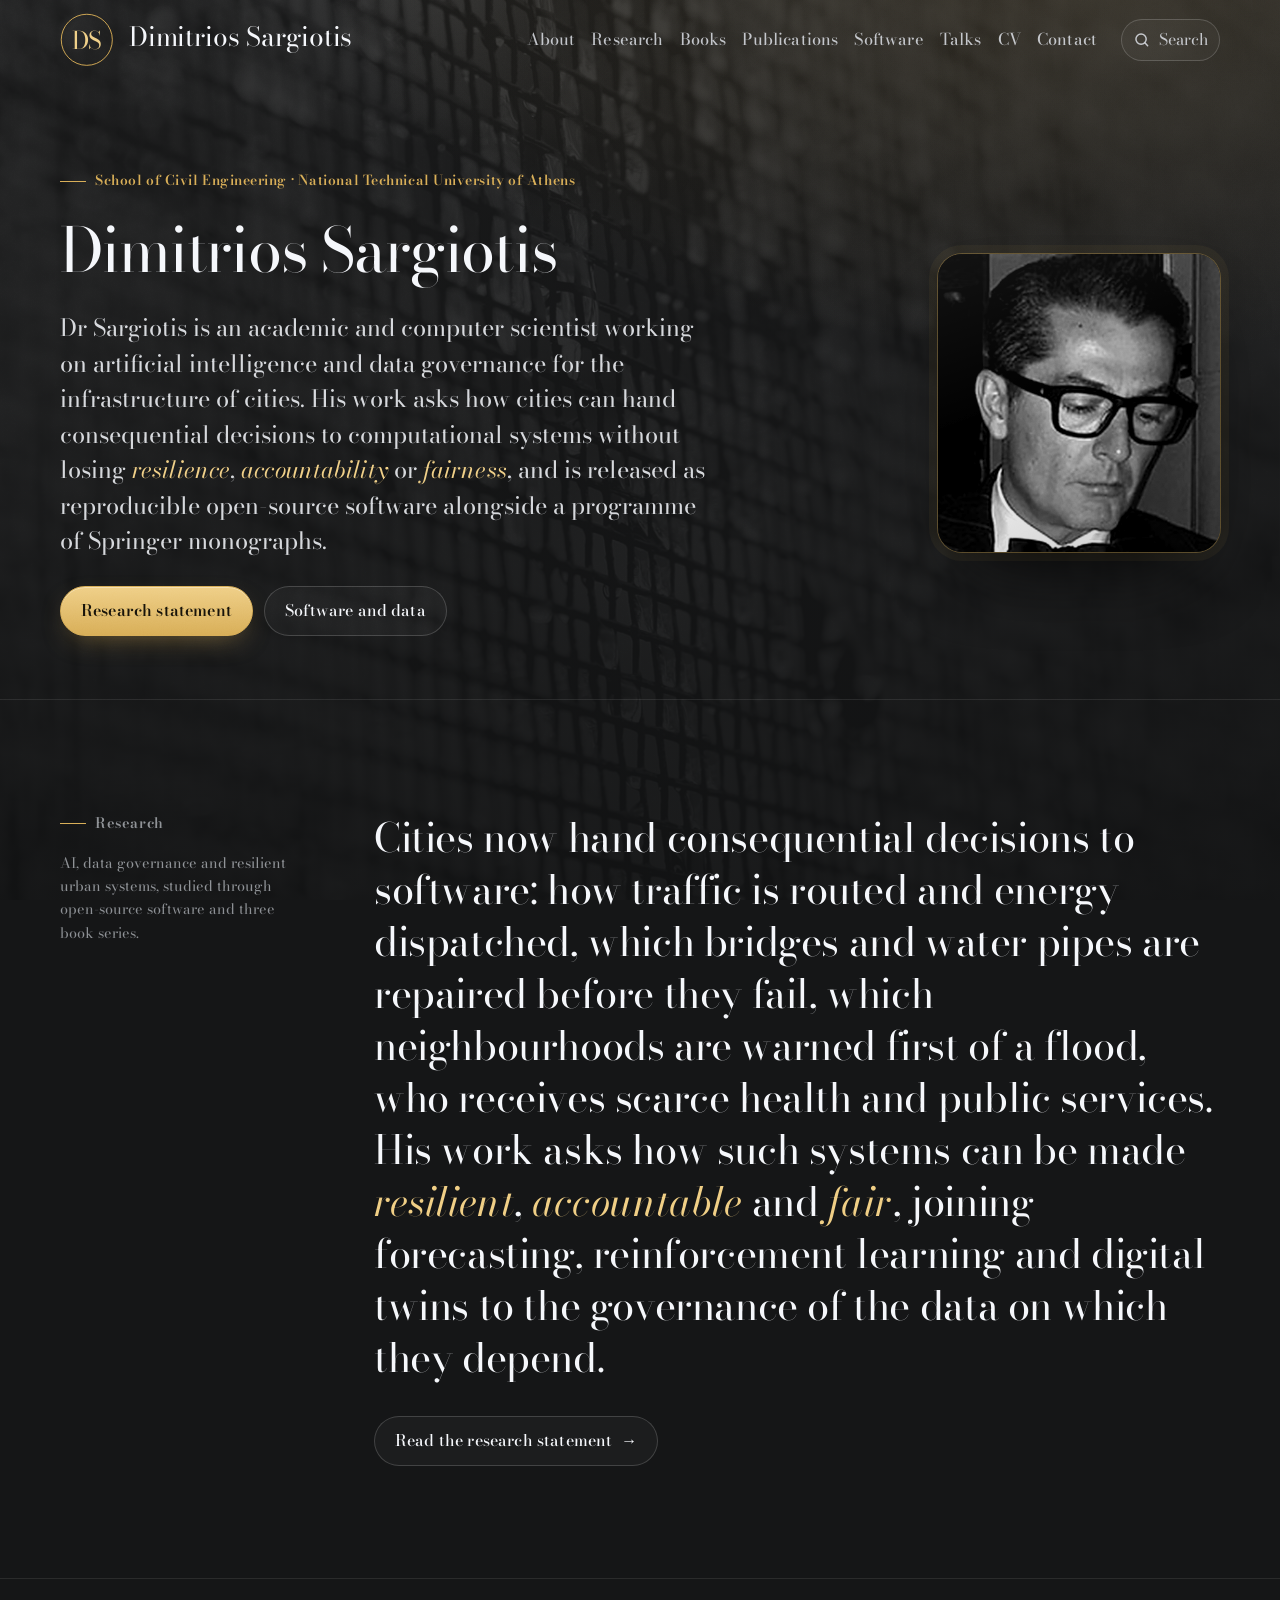
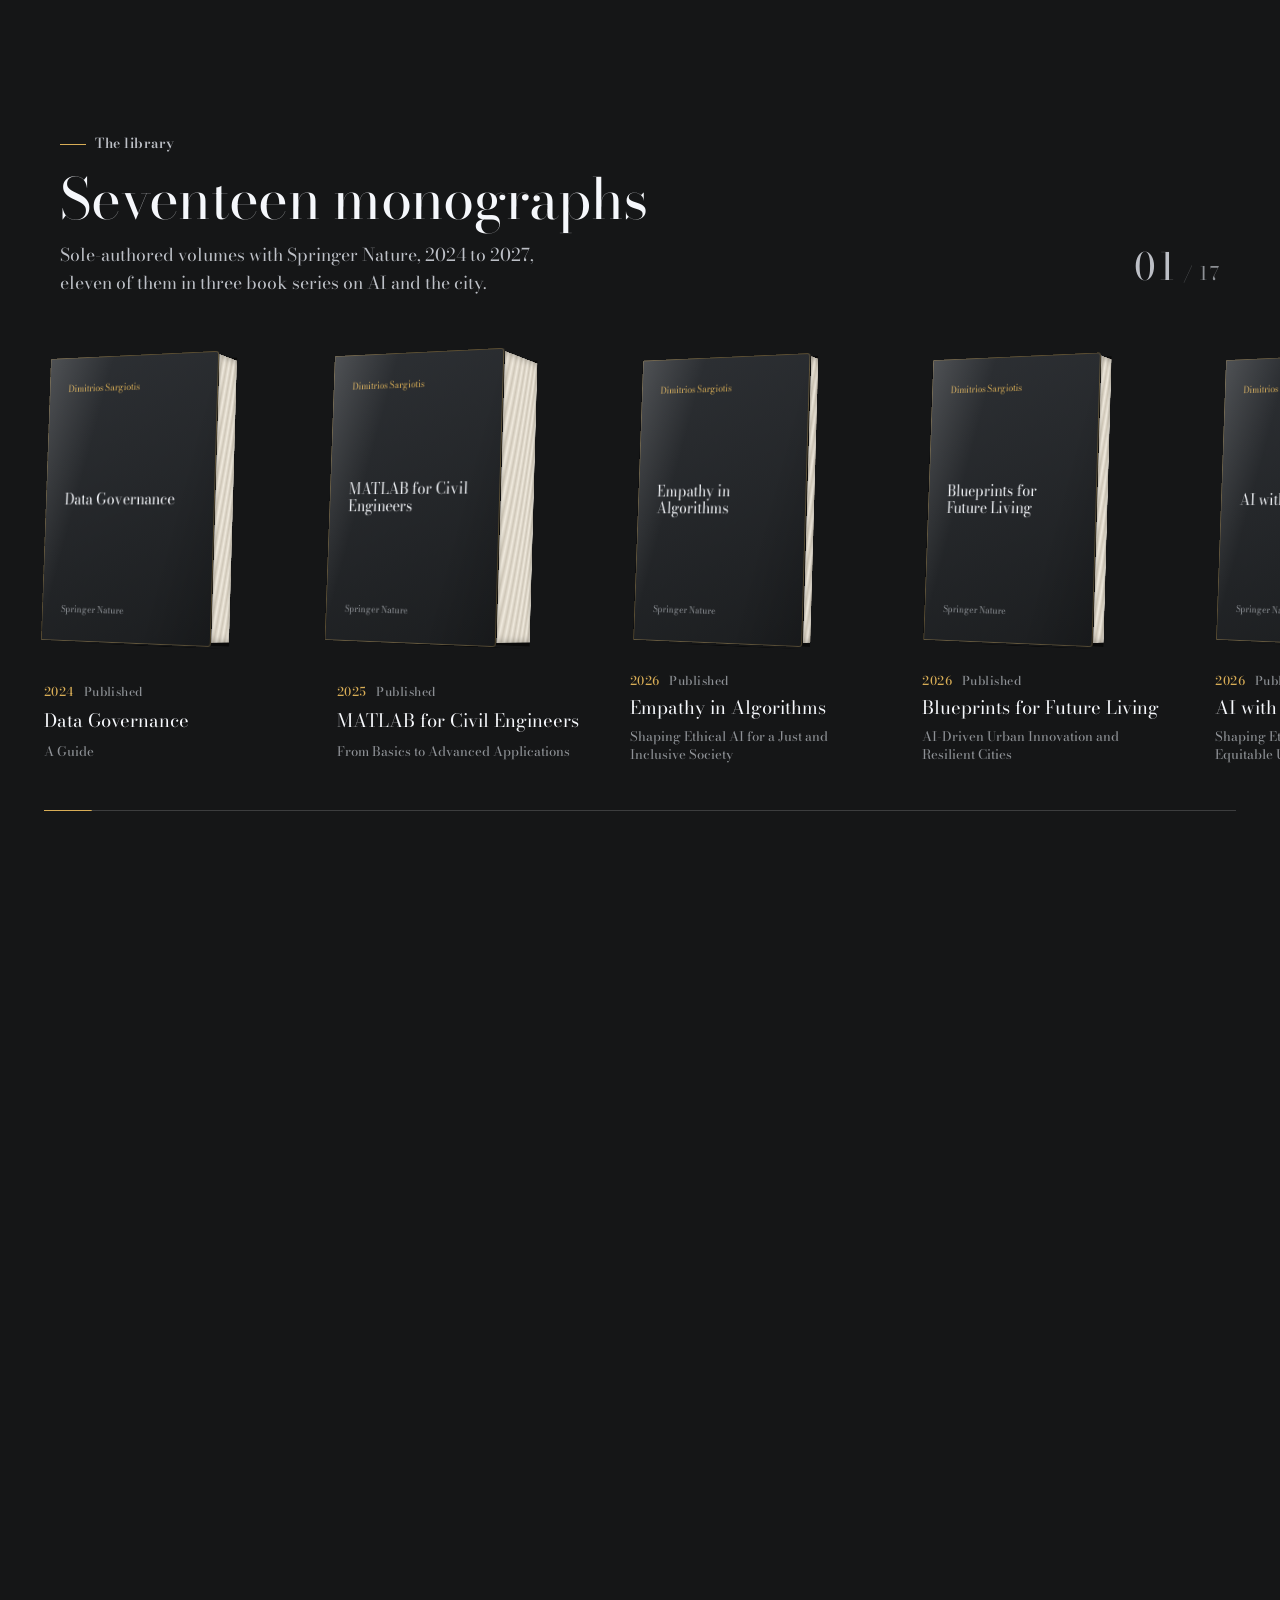
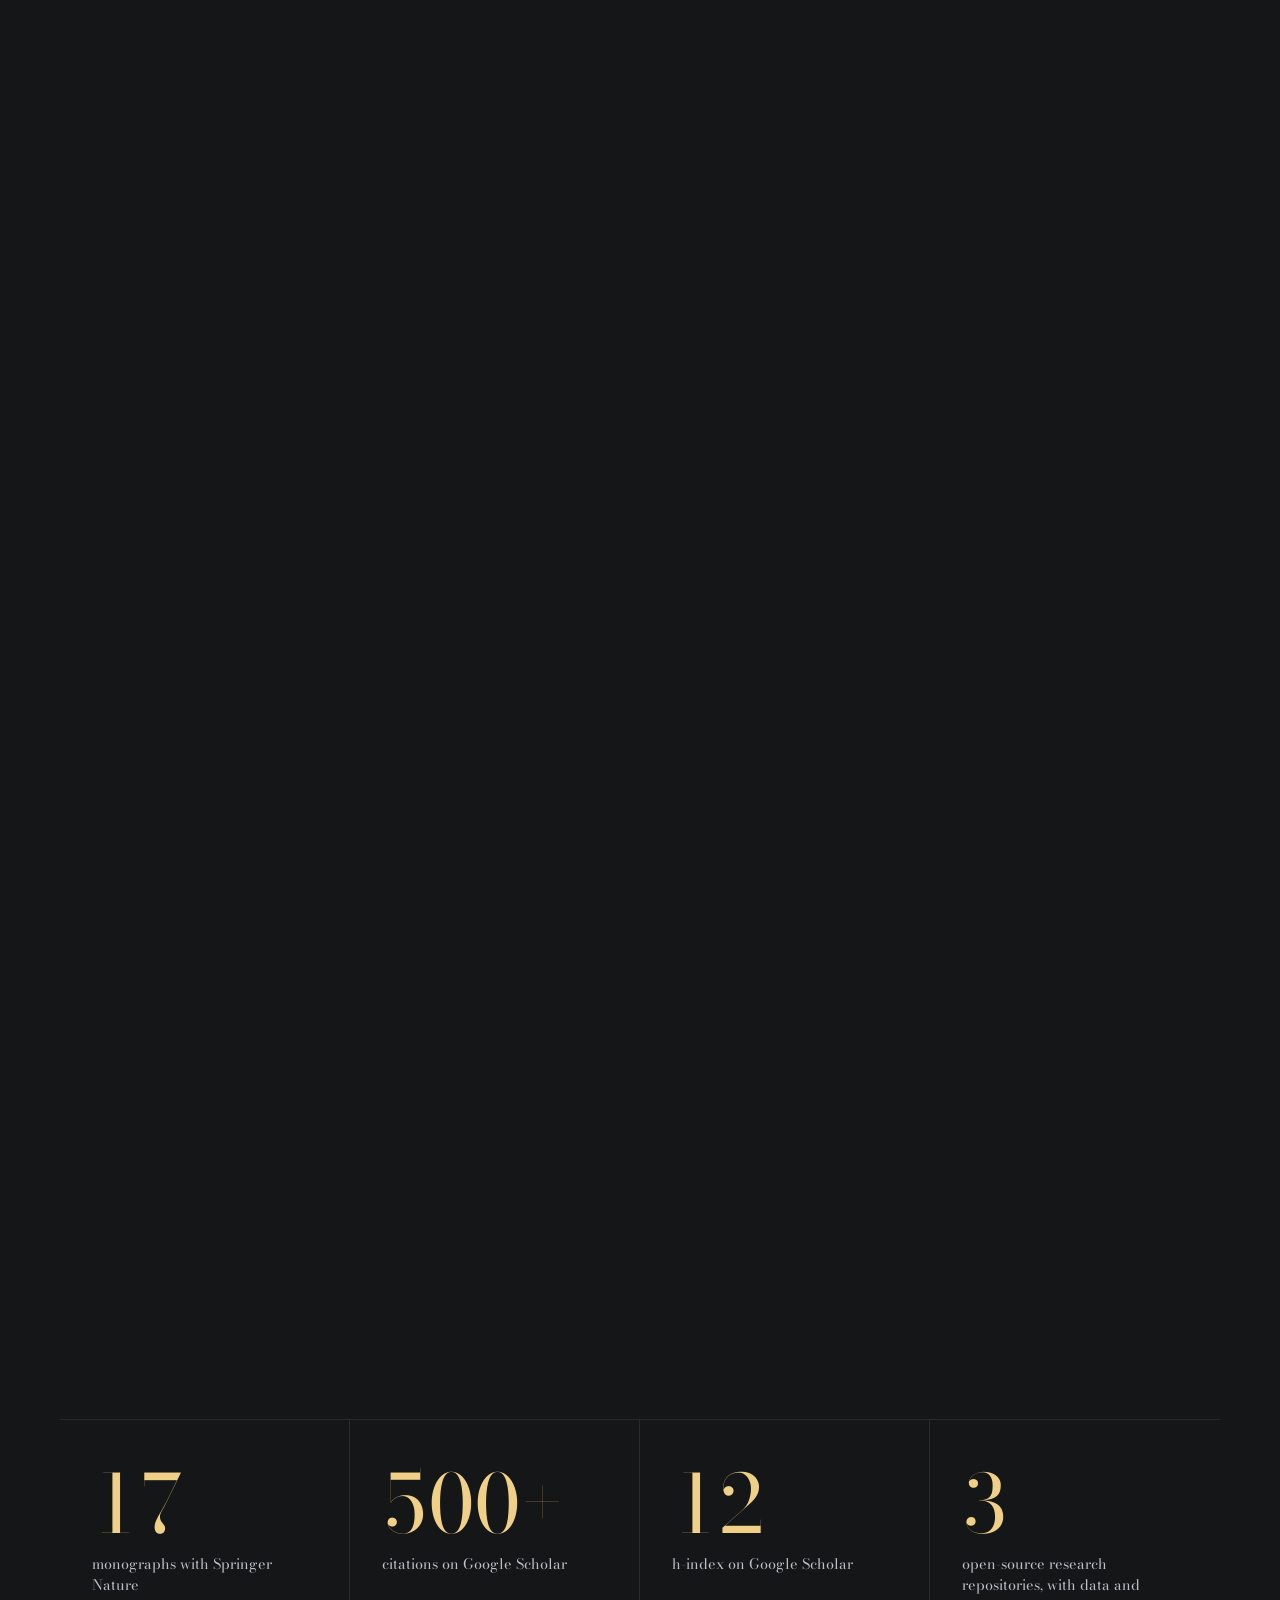
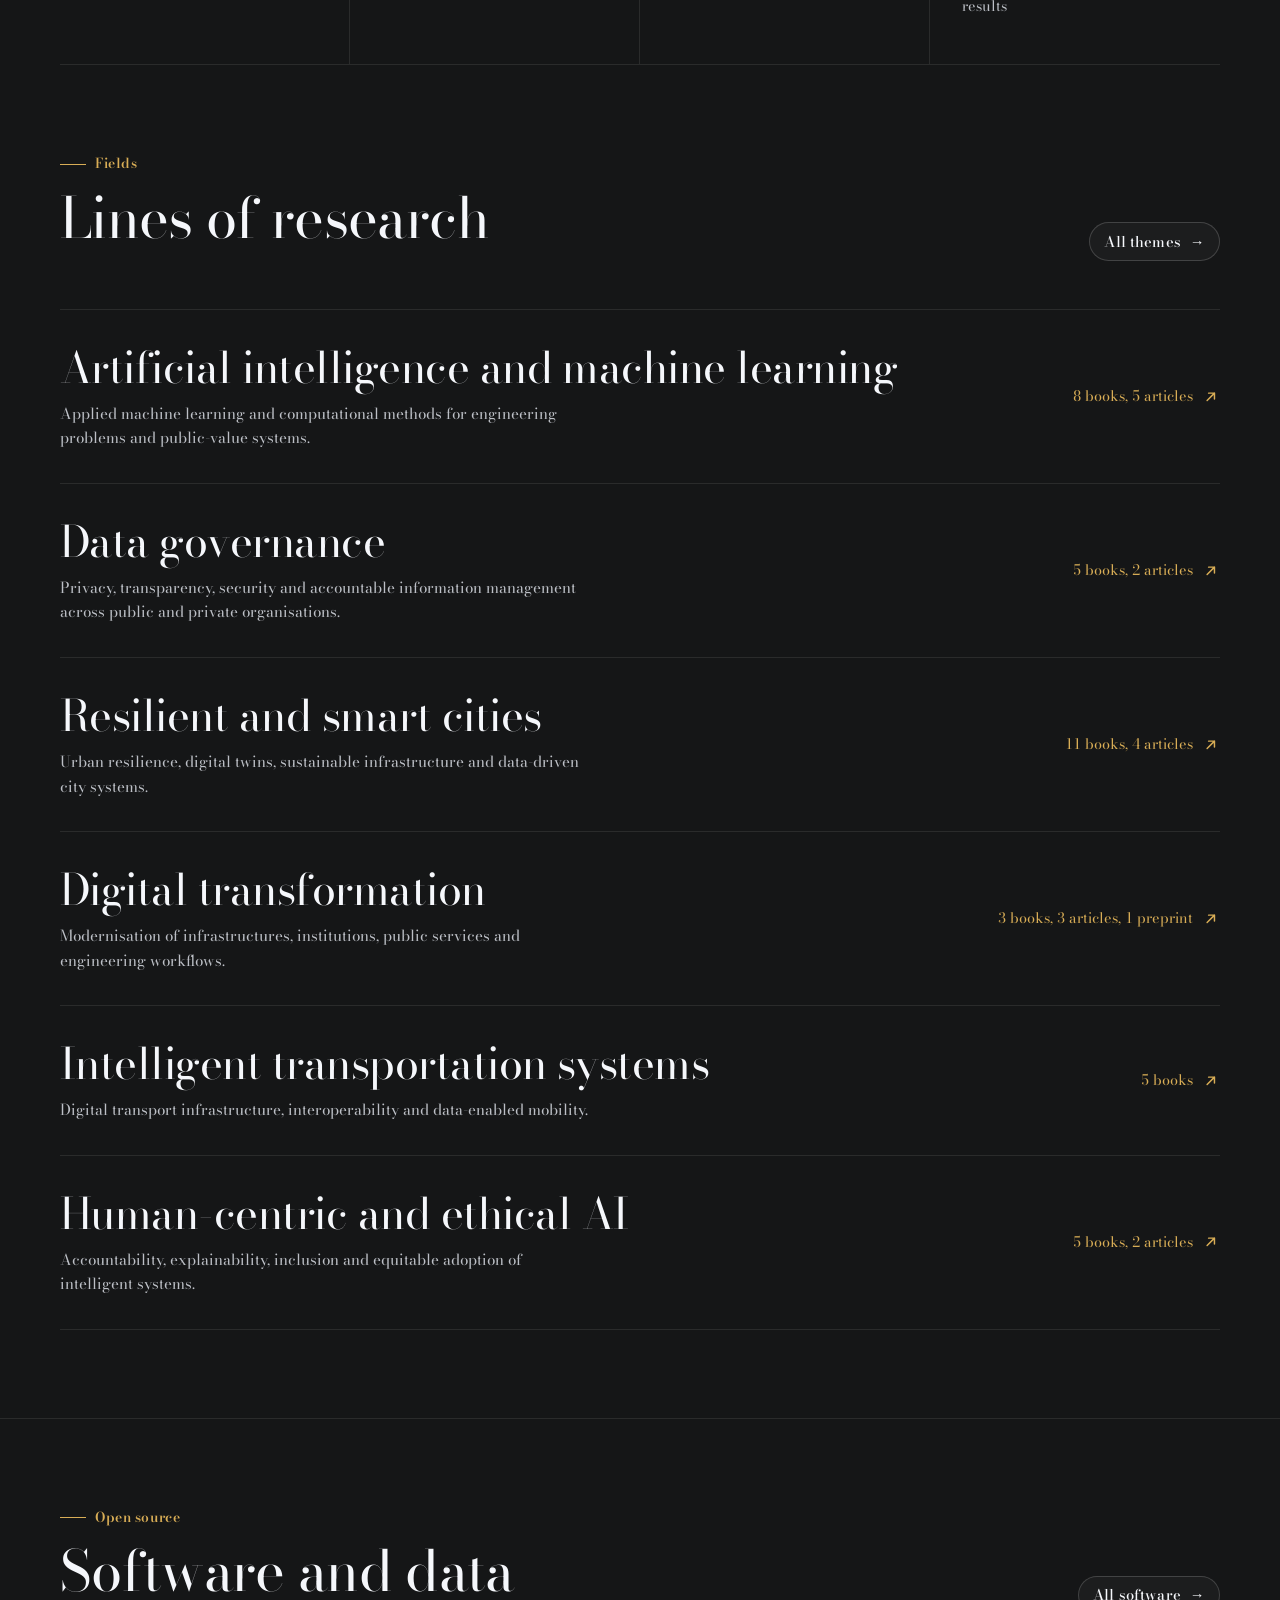
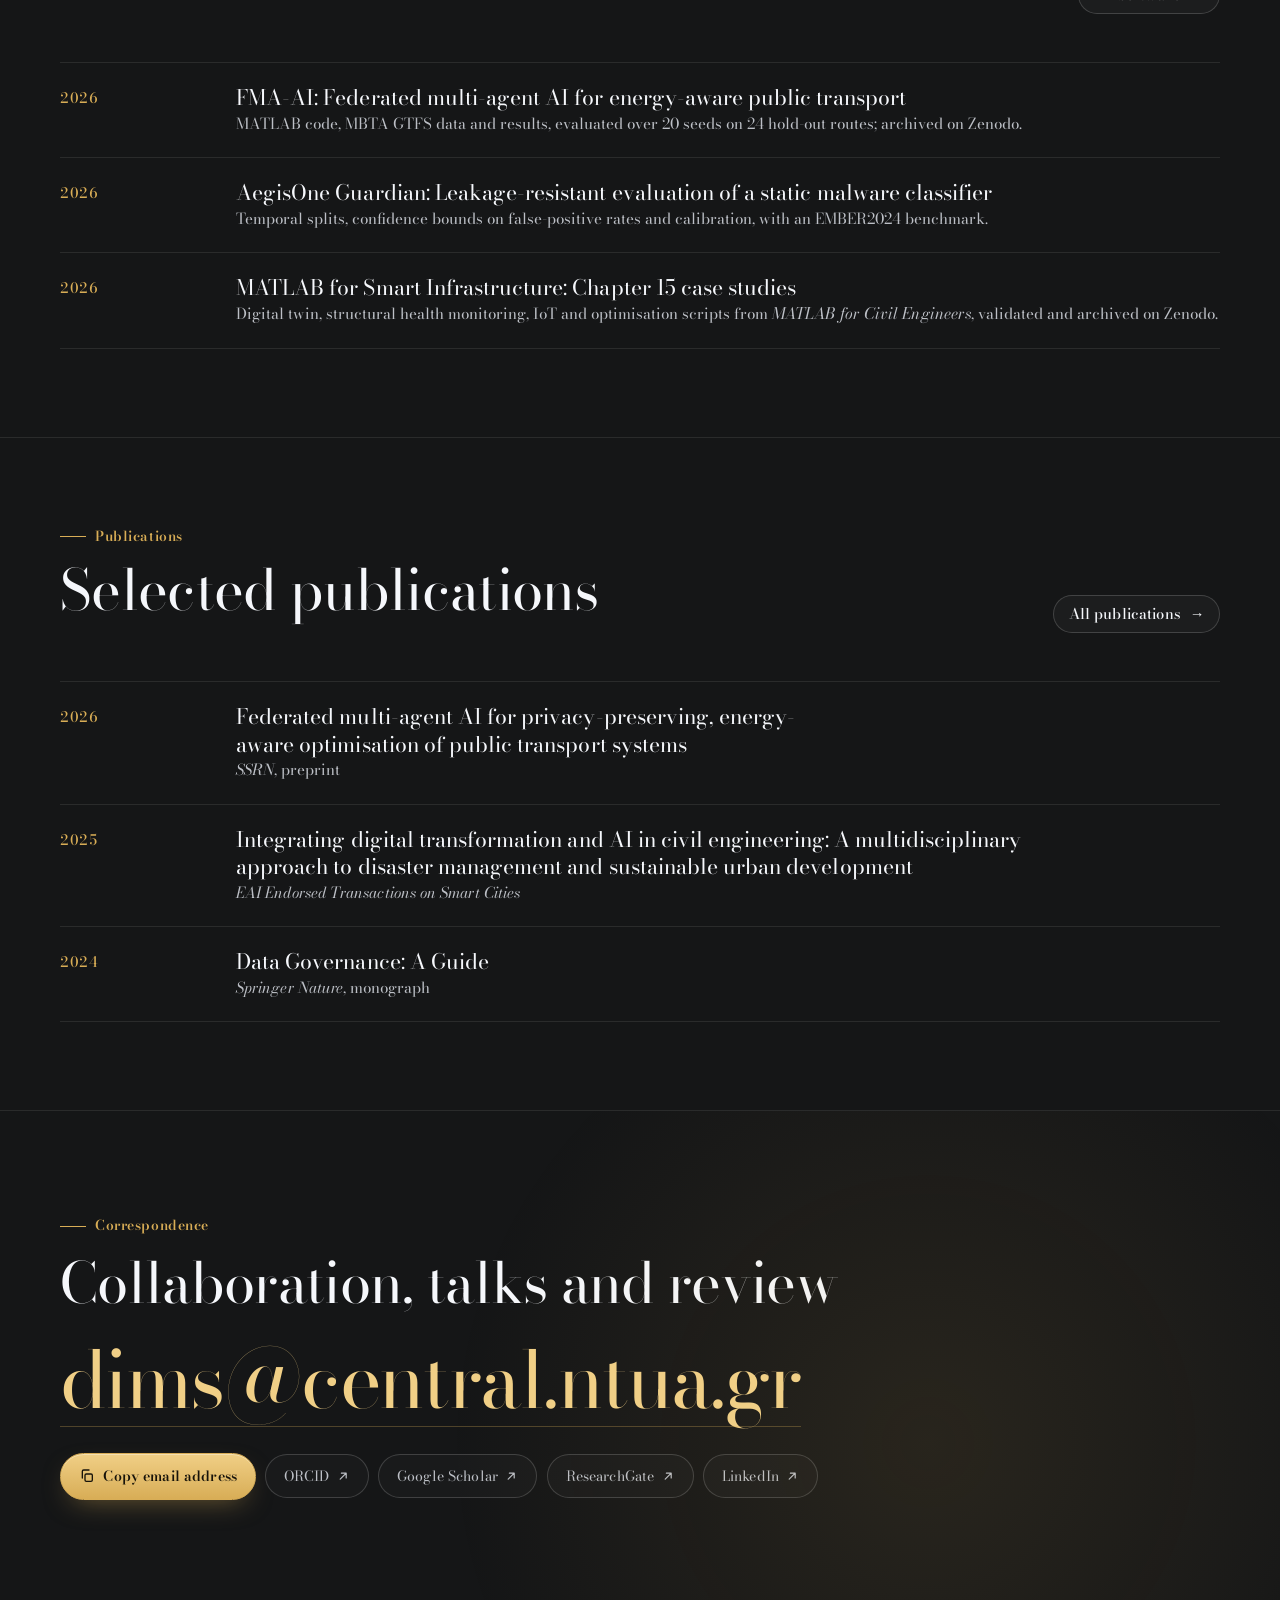
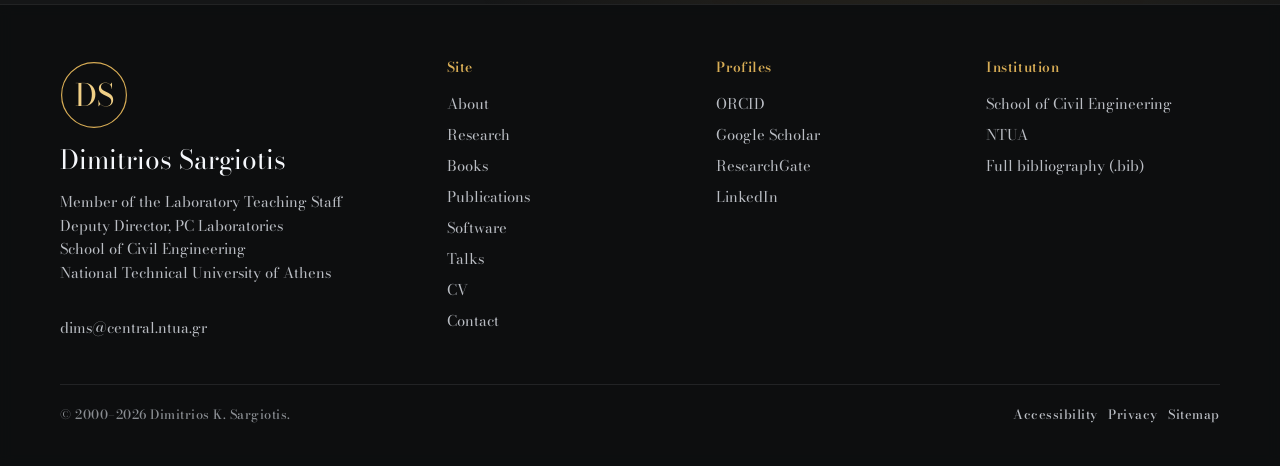
<file: index.html>
<!doctype html>
<html lang="en-GB">
<head>
<meta charset="utf-8">
<meta name="viewport" content="width=device-width, initial-scale=1, viewport-fit=cover">
<title>Dimitrios Sargiotis · Academic Profile</title>
<meta name="description" content="Dr Dimitrios Sargiotis, academic and computer scientist at the School of Civil Engineering, National Technical University of Athens, working on artificial intelligence, data governance and resilient urban infrastructure.">
<meta name="author" content="Dimitrios Sargiotis">
<link rel="canonical" href="http://users.ntua.gr/dims/">
<meta name="color-scheme" content="dark">
<meta name="theme-color" content="#151617">
<meta property="og:type" content="profile">
<meta property="og:site_name" content="Dimitrios Sargiotis">
<meta property="og:title" content="Dimitrios Sargiotis · Academic Profile">
<meta property="og:description" content="Dr Dimitrios Sargiotis, academic and computer scientist at the School of Civil Engineering, National Technical University of Athens, working on artificial intelligence, data governance and resilient urban infrastructure.">
<meta property="og:url" content="http://users.ntua.gr/dims/">
<meta property="og:image" content="http://users.ntua.gr/dims/images/og-image.jpg">
<meta property="og:image:width" content="1200">
<meta property="og:image:height" content="630">
<meta property="og:image:alt" content="Dimitrios Sargiotis, National Technical University of Athens">
<meta property="og:locale" content="en_GB">
<meta name="twitter:card" content="summary_large_image">
<meta name="twitter:title" content="Dimitrios Sargiotis · Academic Profile">
<meta name="twitter:description" content="Dr Dimitrios Sargiotis, academic and computer scientist at the School of Civil Engineering, National Technical University of Athens, working on artificial intelligence, data governance and resilient urban infrastructure.">
<meta name="twitter:image" content="http://users.ntua.gr/dims/images/og-image.jpg">
<link rel="icon" href="images/favicon.ico" sizes="16x16 32x32 48x48">
<link rel="icon" href="images/fasvico.png" type="image/png" sizes="103x101">
<link rel="apple-touch-icon" href="images/fasvico.png">
<link rel="preconnect" href="https://media.springernature.com" crossorigin>
<link rel="manifest" href="manifest.webmanifest">
<link rel="sitemap" type="application/xml" href="sitemap.xml">
<link rel="preload" href="assets/fonts/bodoni-moda-latin-standard-normal.woff2" as="font" type="font/woff2" crossorigin>
<link rel="preload" href="assets/fonts/bodoni-moda-latin-standard-italic.woff2" as="font" type="font/woff2" crossorigin>
<link rel="stylesheet" href="assets/css/site.css">
<script>document.documentElement.classList.add("js")</script>
<script type="speculationrules">{"prerender": [{"where": {"and": [{"selector_matches": "a[href$='.html']"}, {"not": {"selector_matches": "[target=_blank]"}}]}, "eagerness": "moderate"}]}</script>
<script type="application/ld+json">{"@context":"https://schema.org","@graph":[{"@type":"Person","@id":"http://users.ntua.gr/dims/#person","name":"Dimitrios Sargiotis","givenName":"Dimitrios","familyName":"Sargiotis","honorificPrefix":"Dr","jobTitle":"Member of the Laboratory Teaching Staff","url":"http://users.ntua.gr/dims/","image":"http://users.ntua.gr/dims/images/dimitrios-sargiotis.jpg","email":"mailto:dims@central.ntua.gr","worksFor":{"@type":"CollegeOrUniversity","name":"National Technical University of Athens","url":"https://www.ntua.gr/en/","department":{"@type":"Organization","name":"School of Civil Engineering","url":"https://www.civil.ntua.gr/en/"}},"alumniOf":[{"@type":"CollegeOrUniversity","name":"Université Paris VIII"},{"@type":"CollegeOrUniversity","name":"University of Strathclyde"}],"identifier":{"@type":"PropertyValue","propertyID":"ORCID","value":"0009-0006-3644-4561"},"knowsAbout":["Artificial intelligence","Machine learning","Data governance","Digital twins","Smart cities","Urban resilience","Intelligent transportation systems","Digital transformation","Civil engineering","Ethical AI"],"sameAs":["https://orcid.org/0009-0006-3644-4561","https://scholar.google.com/citations?user=M3zEWwEAAAAJ","https://www.researchgate.net/profile/Dimitrios-Sargiotis-2","https://www.linkedin.com/in/dimitrios-sargiotis-2827502b0/"]},{"@type":"WebSite","@id":"http://users.ntua.gr/dims/#site","url":"http://users.ntua.gr/dims/","name":"Dimitrios Sargiotis","inLanguage":"en-GB","publisher":{"@id":"http://users.ntua.gr/dims/#person"}},{"@type":"ProfilePage","@id":"http://users.ntua.gr/dims/#profile","url":"http://users.ntua.gr/dims/","name":"Dimitrios Sargiotis","mainEntity":{"@id":"http://users.ntua.gr/dims/#person"},"dateModified":"2026-10-13T12:00:00+03:00"}]}</script>
<script src="assets/js/site.js" defer></script>
</head>
<body class="is-home">
<a class="skip" href="#main">Skip to content</a>
<div class="progress" aria-hidden="true"></div>
<header class="site-header">
<div class="wrap bar">
<a class="brand" href="index.html" aria-label="Dimitrios Sargiotis, home"><svg class="brand-mark" viewBox="0 0 64 64" aria-hidden="true" focusable="false"><circle class="bm-ring" cx="32" cy="32" r="30.5"/><text class="bm-t" x="32" y="42.6">DS</text></svg><span class="brand-name">Dimitrios Sargiotis</span></a>
<nav class="nav" aria-label="Main"><a href="about.html">About</a><a href="research.html">Research</a><a href="books.html">Books</a><a href="publications.html">Publications</a><a href="software.html">Software</a><a href="talks.html">Talks</a><a href="cv.html">CV</a><a href="contact.html">Contact</a></nav>
<div class="tools">
<button class="icon-btn" type="button" data-palette-open aria-label="Search the site"><svg viewBox="0 0 24 24" fill="none" stroke="currentColor" stroke-width="2" stroke-linecap="round" aria-hidden="true"><circle cx="11" cy="11" r="7"/><path d="m20 20-3.5-3.5"/></svg><span class="search-label">Search</span><span class="kbd" data-kbd aria-hidden="true">Ctrl K</span></button>
<button class="icon-btn menu-btn" type="button" popovertarget="site-menu" aria-expanded="false" aria-label="Open menu"><svg viewBox="0 0 24 24" fill="none" stroke="currentColor" stroke-width="2" stroke-linecap="round" aria-hidden="true"><path d="M4 7h16M4 12h16M4 17h16"/></svg></button>
</div>
</div>
<nav id="site-menu" class="sheet" popover aria-label="Menu"><div class="sheet-top"><a class="brand" href="index.html"><svg class="brand-mark" viewBox="0 0 64 64" aria-hidden="true" focusable="false"><circle class="bm-ring" cx="32" cy="32" r="30.5"/><text class="bm-t" x="32" y="42.6">DS</text></svg><span class="brand-name">Dimitrios Sargiotis</span></a><button class="icon-btn" type="button" popovertarget="site-menu" popovertargetaction="hide" aria-label="Close menu"><svg viewBox="0 0 24 24" fill="none" stroke="currentColor" stroke-width="2" stroke-linecap="round" aria-hidden="true"><path d="M6 6l12 12M18 6 6 18"/></svg></button></div><ul role="list"><li><a href="index.html" aria-current="page">Home<small>Overview</small></a></li><li><a href="about.html">About<small>Biography and education</small></a></li><li><a href="research.html">Research<small>Statement and themes</small></a></li><li><a href="books.html">Books<small>Seventeen Springer volumes</small></a></li><li><a href="publications.html">Publications<small>Articles and citations</small></a></li><li><a href="software.html">Software<small>Code and data</small></a></li><li><a href="talks.html">Talks<small>Lectures and review</small></a></li><li><a href="cv.html">CV<small>Printable record</small></a></li><li><a href="contact.html">Contact<small>Email and address</small></a></li></ul><div class="sheet-foot"><a class="gold" href="mailto:dims@central.ntua.gr">dims@central.ntua.gr</a><div class="tags"><a class="tag" href="https://orcid.org/0009-0006-3644-4561" target="_blank" rel="me noopener">ORCID</a><a class="tag" href="https://scholar.google.com/citations?user=M3zEWwEAAAAJ" target="_blank" rel="me noopener">Google Scholar</a><a class="tag" href="https://www.researchgate.net/profile/Dimitrios-Sargiotis-2" target="_blank" rel="me noopener">ResearchGate</a><a class="tag" href="https://www.linkedin.com/in/dimitrios-sargiotis-2827502b0/" target="_blank" rel="me noopener">LinkedIn</a></div></div></nav>
</header>
<main id="main">
<section class="hx" aria-labelledby="hero-name">
<div class="wrap hx-grid">
<div class="hx-text">
<p class="eyebrow">School of Civil Engineering · National Technical University of Athens</p>
<h1 class="hx-name" id="hero-name">Dimitrios Sargiotis</h1>
<p class="hx-lede">Dr Sargiotis is an academic and computer scientist working on artificial intelligence and data governance for the infrastructure of cities. His work asks how cities can hand consequential decisions to computational systems without losing <i>resilience</i>, <i>accountability</i> or <i>fairness</i>, and is released as reproducible open-source software alongside a programme of Springer monographs.</p>
<div class="actions hx-actions"><a class="btn" href="research.html#statement">Research statement</a><a class="btn ghost" href="software.html">Software and data</a></div>
</div>
<figure class="hx-portrait"><picture><source srcset="images/dimitrios-sargiotis.avif" type="image/avif"><source srcset="images/dimitrios-sargiotis.webp" type="image/webp"><img src="images/dimitrios-sargiotis.jpg" alt="Portrait of Dimitrios Sargiotis" width="800" height="845" fetchpriority="high"></picture></figure>
</div>
</section>
<section class="stmt" id="statement" aria-labelledby="h-stmt"><div class="wrap stmt-grid">
<div class="stmt-side"><p class="eyebrow" id="h-stmt">Research</p><p>AI, data governance and resilient urban systems, studied through open-source software and three book series.</p></div>
<div><p class="stmt-text" data-words>Cities now hand consequential decisions to software: how traffic is routed and energy dispatched, which bridges and water pipes are repaired before they fail, which neighbourhoods are warned first of a flood, who receives scarce health and public services. His work asks how such systems can be made <em>resilient</em>, <em>accountable</em> and <em>fair</em>, joining forecasting, reinforcement learning and digital twins to the governance of the data on which they depend.</p><div class="actions mt-2"><a class="btn ghost" href="research.html">Read the research statement <span class="arrow" aria-hidden="true">→</span></a></div></div>
</div></section>
<section class="lib" id="books" data-lib aria-labelledby="h-lib"><div class="lib-sticky">
<div class="wrap lib-head"><div><p class="eyebrow">The library</p><h2 id="h-lib" class="mt-1">Seventeen monographs</h2><p>Sole-authored volumes with Springer Nature, 2024 to 2027, eleven of them in three book series on AI and the city.</p></div><p class="lib-count" aria-hidden="true"><span data-lib-n>01</span><small> / 17</small></p></div>
<div class="lib-track" data-lib-track><a class="vol published" href="books.html#data-governance" style="--i:0"><span class="b3d" aria-hidden="false"><span class="b3d-obj" style="--p:539"><span class="b3d-shadow"></span><span class="b3d-back"></span><span class="b3d-spine"></span><span class="b3d-pages"></span><span class="b3d-face"><img src="https://media.springernature.com/w306/springer-static/cover/book/978-3-031-67268-2.jpg" srcset="https://media.springernature.com/w153/springer-static/cover/book/978-3-031-67268-2.jpg 153w, https://media.springernature.com/w306/springer-static/cover/book/978-3-031-67268-2.jpg 306w" sizes="(min-width: 64rem) 15rem, 52vw" alt="Cover of Data Governance: A Guide" width="306" height="464" decoding="async" referrerpolicy="no-referrer" onerror="if(!this.dataset.f){this.dataset.f=1;this.removeAttribute('srcset');this.src=this.src.replace(/\/w\d+\//,'/w153/')}else{this.parentNode.classList.add('no-img');this.remove()}"><span class="plate" aria-hidden="true"><span>Dimitrios Sargiotis</span><b>Data Governance</b><i>Springer Nature</i></span></span></span></span><span class="vol-meta"><span class="vol-year">2024<span class="f">Published</span></span><span class="vol-title">Data Governance</span><span class="vol-sub">A Guide</span></span></a><a class="vol published" href="books.html#matlab-for-civil-engineers" style="--i:1"><span class="b3d" aria-hidden="false"><span class="b3d-obj" style="--p:999"><span class="b3d-shadow"></span><span class="b3d-back"></span><span class="b3d-spine"></span><span class="b3d-pages"></span><span class="b3d-face"><img src="https://media.springernature.com/w306/springer-static/cover/book/978-3-031-84673-1.jpg" srcset="https://media.springernature.com/w153/springer-static/cover/book/978-3-031-84673-1.jpg 153w, https://media.springernature.com/w306/springer-static/cover/book/978-3-031-84673-1.jpg 306w" sizes="(min-width: 64rem) 15rem, 52vw" alt="Cover of MATLAB for Civil Engineers: From Basics to Advanced Applications" width="306" height="464" decoding="async" referrerpolicy="no-referrer" onerror="if(!this.dataset.f){this.dataset.f=1;this.removeAttribute('srcset');this.src=this.src.replace(/\/w\d+\//,'/w153/')}else{this.parentNode.classList.add('no-img');this.remove()}"><span class="plate" aria-hidden="true"><span>Dimitrios Sargiotis</span><b>MATLAB for Civil Engineers</b><i>Springer Nature</i></span></span></span></span><span class="vol-meta"><span class="vol-year">2025<span class="f">Published</span></span><span class="vol-title">MATLAB for Civil Engineers</span><span class="vol-sub">From Basics to Advanced Applications</span></span></a><a class="vol published" href="books.html#empathy-in-algorithms" style="--i:2"><span class="b3d" aria-hidden="false"><span class="b3d-obj" style="--p:222"><span class="b3d-shadow"></span><span class="b3d-back"></span><span class="b3d-spine"></span><span class="b3d-pages"></span><span class="b3d-face"><img src="https://media.springernature.com/w306/springer-static/cover/book/978-3-032-32128-2.jpg" srcset="https://media.springernature.com/w153/springer-static/cover/book/978-3-032-32128-2.jpg 153w, https://media.springernature.com/w306/springer-static/cover/book/978-3-032-32128-2.jpg 306w" sizes="(min-width: 64rem) 15rem, 52vw" alt="Cover of Empathy in Algorithms: Shaping Ethical AI for a Just and Inclusive Society" width="306" height="464" decoding="async" referrerpolicy="no-referrer" onerror="if(!this.dataset.f){this.dataset.f=1;this.removeAttribute('srcset');this.src=this.src.replace(/\/w\d+\//,'/w153/')}else{this.parentNode.classList.add('no-img');this.remove()}"><span class="plate" aria-hidden="true"><span>Dimitrios Sargiotis</span><b>Empathy in Algorithms</b><i>Springer Nature</i></span></span></span></span><span class="vol-meta"><span class="vol-year">2026<span class="f">Published</span></span><span class="vol-title">Empathy in Algorithms</span><span class="vol-sub">Shaping Ethical AI for a Just and Inclusive Society</span></span></a><a class="vol published" href="books.html#blueprints-for-future-living" style="--i:3"><span class="b3d" aria-hidden="false"><span class="b3d-obj" style="--p:316"><span class="b3d-shadow"></span><span class="b3d-back"></span><span class="b3d-spine"></span><span class="b3d-pages"></span><span class="b3d-face"><img src="https://media.springernature.com/w306/springer-static/cover/book/978-3-032-24178-8.jpg" srcset="https://media.springernature.com/w153/springer-static/cover/book/978-3-032-24178-8.jpg 153w, https://media.springernature.com/w306/springer-static/cover/book/978-3-032-24178-8.jpg 306w" sizes="(min-width: 64rem) 15rem, 52vw" alt="Cover of Blueprints for Future Living: AI-Driven Urban Innovation and Resilient Cities" width="306" height="464" loading="lazy" decoding="async" referrerpolicy="no-referrer" onerror="if(!this.dataset.f){this.dataset.f=1;this.removeAttribute('srcset');this.src=this.src.replace(/\/w\d+\//,'/w153/')}else{this.parentNode.classList.add('no-img');this.remove()}"><span class="plate" aria-hidden="true"><span>Dimitrios Sargiotis</span><b>Blueprints for Future Living</b><i>Springer Nature</i></span></span></span></span><span class="vol-meta"><span class="vol-year">2026<span class="f">Published</span></span><span class="vol-title">Blueprints for Future Living</span><span class="vol-sub">AI-Driven Urban Innovation and Resilient Cities</span></span></a><a class="vol published" href="books.html#ai-with-integrity" style="--i:4"><span class="b3d" aria-hidden="false"><span class="b3d-obj" style="--p:332"><span class="b3d-shadow"></span><span class="b3d-back"></span><span class="b3d-spine"></span><span class="b3d-pages"></span><span class="b3d-face"><img src="https://media.springernature.com/w306/springer-static/cover/book/978-3-032-31133-7.jpg" srcset="https://media.springernature.com/w153/springer-static/cover/book/978-3-032-31133-7.jpg 153w, https://media.springernature.com/w306/springer-static/cover/book/978-3-032-31133-7.jpg 306w" sizes="(min-width: 64rem) 15rem, 52vw" alt="Cover of AI with Integrity: Shaping Ethical, Transparent, and Equitable Urban Futures" width="306" height="464" loading="lazy" decoding="async" referrerpolicy="no-referrer" onerror="if(!this.dataset.f){this.dataset.f=1;this.removeAttribute('srcset');this.src=this.src.replace(/\/w\d+\//,'/w153/')}else{this.parentNode.classList.add('no-img');this.remove()}"><span class="plate" aria-hidden="true"><span>Dimitrios Sargiotis</span><b>AI with Integrity</b><i>Springer Nature</i></span></span></span></span><span class="vol-meta"><span class="vol-year">2026<span class="f">Published</span></span><span class="vol-title">AI with Integrity</span><span class="vol-sub">Shaping Ethical, Transparent, and Equitable Urban Futures</span></span></a><a class="vol forthcoming" href="books.html#urban-harmony" style="--i:5"><span class="b3d" aria-hidden="false"><span class="b3d-obj" style="--p:189"><span class="b3d-shadow"></span><span class="b3d-back"></span><span class="b3d-spine"></span><span class="b3d-pages"></span><span class="b3d-face"><img src="https://media.springernature.com/w306/springer-static/cover/book/978-3-032-22715-7.jpg" srcset="https://media.springernature.com/w153/springer-static/cover/book/978-3-032-22715-7.jpg 153w, https://media.springernature.com/w306/springer-static/cover/book/978-3-032-22715-7.jpg 306w" sizes="(min-width: 64rem) 15rem, 52vw" alt="Cover of Urban Harmony: AI-Enhanced Cities for Holistic Health and Well-Being" width="306" height="464" loading="lazy" decoding="async" referrerpolicy="no-referrer" onerror="if(!this.dataset.f){this.dataset.f=1;this.removeAttribute('srcset');this.src=this.src.replace(/\/w\d+\//,'/w153/')}else{this.parentNode.classList.add('no-img');this.remove()}"><span class="plate" aria-hidden="true"><span>Dimitrios Sargiotis</span><b>Urban Harmony</b><i>Springer Nature</i></span></span></span></span><span class="vol-meta"><span class="vol-year">2026<span class="f">Forthcoming</span></span><span class="vol-title">Urban Harmony</span><span class="vol-sub">AI-Enhanced Cities for Holistic Health and Well-Being</span></span></a><a class="vol forthcoming" href="books.html#building-resilient-cities" style="--i:6"><span class="b3d" aria-hidden="false"><span class="b3d-obj" style="--p:230"><span class="b3d-shadow"></span><span class="b3d-back"></span><span class="b3d-spine"></span><span class="b3d-pages"></span><span class="b3d-face"><img src="https://media.springernature.com/w306/springer-static/cover/book/978-3-032-30331-8.jpg" srcset="https://media.springernature.com/w153/springer-static/cover/book/978-3-032-30331-8.jpg 153w, https://media.springernature.com/w306/springer-static/cover/book/978-3-032-30331-8.jpg 306w" sizes="(min-width: 64rem) 15rem, 52vw" alt="Cover of Building Resilient Cities: AI and Civil Engineering for a Sustainable Tomorrow" width="306" height="464" loading="lazy" decoding="async" referrerpolicy="no-referrer" onerror="if(!this.dataset.f){this.dataset.f=1;this.removeAttribute('srcset');this.src=this.src.replace(/\/w\d+\//,'/w153/')}else{this.parentNode.classList.add('no-img');this.remove()}"><span class="plate" aria-hidden="true"><span>Dimitrios Sargiotis</span><b>Building Resilient Cities</b><i>Springer Nature</i></span></span></span></span><span class="vol-meta"><span class="vol-year">2026<span class="f">Forthcoming</span></span><span class="vol-title">Building Resilient Cities</span><span class="vol-sub">AI and Civil Engineering for a Sustainable Tomorrow</span></span></a><a class="vol forthcoming" href="books.html#city-of-the-future" style="--i:7"><span class="b3d" aria-hidden="false"><span class="b3d-obj" style="--p:480"><span class="b3d-shadow"></span><span class="b3d-back"></span><span class="b3d-spine"></span><span class="b3d-pages"></span><span class="b3d-face"><img src="https://media.springernature.com/w306/springer-static/cover/book/978-3-032-36396-1.jpg" srcset="https://media.springernature.com/w153/springer-static/cover/book/978-3-032-36396-1.jpg 153w, https://media.springernature.com/w306/springer-static/cover/book/978-3-032-36396-1.jpg 306w" sizes="(min-width: 64rem) 15rem, 52vw" alt="Cover of City of the Future: Data-Driven Urban Design and AI Innovation" width="306" height="464" loading="lazy" decoding="async" referrerpolicy="no-referrer" onerror="if(!this.dataset.f){this.dataset.f=1;this.removeAttribute('srcset');this.src=this.src.replace(/\/w\d+\//,'/w153/')}else{this.parentNode.classList.add('no-img');this.remove()}"><span class="plate" aria-hidden="true"><span>Dimitrios Sargiotis</span><b>City of the Future</b><i>Springer Nature</i></span></span></span></span><span class="vol-meta"><span class="vol-year">2026<span class="f">Forthcoming</span></span><span class="vol-title">City of the Future</span><span class="vol-sub">Data-Driven Urban Design and AI Innovation</span></span></a><a class="vol forthcoming" href="books.html#ai-robotics-3d-printing" style="--i:8"><span class="b3d" aria-hidden="false"><span class="b3d-obj" style="--p:298"><span class="b3d-shadow"></span><span class="b3d-back"></span><span class="b3d-spine"></span><span class="b3d-pages"></span><span class="b3d-face"><img src="https://media.springernature.com/w306/springer-static/cover/book/978-3-032-36392-3.jpg" srcset="https://media.springernature.com/w153/springer-static/cover/book/978-3-032-36392-3.jpg 153w, https://media.springernature.com/w306/springer-static/cover/book/978-3-032-36392-3.jpg 306w" sizes="(min-width: 64rem) 15rem, 52vw" alt="Cover of AI, Robotics, and 3D Printing: Constructing the Sustainable City of Tomorrow" width="306" height="464" loading="lazy" decoding="async" referrerpolicy="no-referrer" onerror="if(!this.dataset.f){this.dataset.f=1;this.removeAttribute('srcset');this.src=this.src.replace(/\/w\d+\//,'/w153/')}else{this.parentNode.classList.add('no-img');this.remove()}"><span class="plate" aria-hidden="true"><span>Dimitrios Sargiotis</span><b>AI, Robotics, and 3D Printing</b><i>Springer Nature</i></span></span></span></span><span class="vol-meta"><span class="vol-year">2026<span class="f">Forthcoming</span></span><span class="vol-title">AI, Robotics, and 3D Printing</span><span class="vol-sub">Constructing the Sustainable City of Tomorrow</span></span></a><a class="vol forthcoming" href="books.html#ai-for-resilient-cities" style="--i:9"><span class="b3d" aria-hidden="false"><span class="b3d-obj" style="--p:229"><span class="b3d-shadow"></span><span class="b3d-back"></span><span class="b3d-spine"></span><span class="b3d-pages"></span><span class="b3d-face"><img src="https://media.springernature.com/w306/springer-static/cover/book/978-3-032-36416-6.jpg" srcset="https://media.springernature.com/w153/springer-static/cover/book/978-3-032-36416-6.jpg 153w, https://media.springernature.com/w306/springer-static/cover/book/978-3-032-36416-6.jpg 306w" sizes="(min-width: 64rem) 15rem, 52vw" alt="Cover of AI for Resilient Cities: Predicting, Protecting, and Thriving in a Changing Climate" width="306" height="464" loading="lazy" decoding="async" referrerpolicy="no-referrer" onerror="if(!this.dataset.f){this.dataset.f=1;this.removeAttribute('srcset');this.src=this.src.replace(/\/w\d+\//,'/w153/')}else{this.parentNode.classList.add('no-img');this.remove()}"><span class="plate" aria-hidden="true"><span>Dimitrios Sargiotis</span><b>AI for Resilient Cities</b><i>Springer Nature</i></span></span></span></span><span class="vol-meta"><span class="vol-year">2026<span class="f">Forthcoming</span></span><span class="vol-title">AI for Resilient Cities</span><span class="vol-sub">Predicting, Protecting, and Thriving in a Changing Climate</span></span></a><a class="vol forthcoming" href="books.html#ai-for-planetary-resilience" style="--i:10"><span class="b3d" aria-hidden="false"><span class="b3d-obj" style="--p:246"><span class="b3d-shadow"></span><span class="b3d-back"></span><span class="b3d-spine"></span><span class="b3d-pages"></span><span class="b3d-face"><img src="https://media.springernature.com/w306/springer-static/cover/book/978-3-032-35539-3.jpg" srcset="https://media.springernature.com/w153/springer-static/cover/book/978-3-032-35539-3.jpg 153w, https://media.springernature.com/w306/springer-static/cover/book/978-3-032-35539-3.jpg 306w" sizes="(min-width: 64rem) 15rem, 52vw" alt="Cover of AI for Planetary Resilience: Climate, Ecosystems, and Sustainable Urban Futures" width="306" height="464" loading="lazy" decoding="async" referrerpolicy="no-referrer" onerror="if(!this.dataset.f){this.dataset.f=1;this.removeAttribute('srcset');this.src=this.src.replace(/\/w\d+\//,'/w153/')}else{this.parentNode.classList.add('no-img');this.remove()}"><span class="plate" aria-hidden="true"><span>Dimitrios Sargiotis</span><b>AI for Planetary Resilience</b><i>Springer Nature</i></span></span></span></span><span class="vol-meta"><span class="vol-year">2026<span class="f">Forthcoming</span></span><span class="vol-title">AI for Planetary Resilience</span><span class="vol-sub">Climate, Ecosystems, and Sustainable Urban Futures</span></span></a><a class="vol forthcoming" href="books.html#vital-cities" style="--i:11"><span class="b3d" aria-hidden="false"><span class="b3d-obj" style="--p:346"><span class="b3d-shadow"></span><span class="b3d-back"></span><span class="b3d-spine"></span><span class="b3d-pages"></span><span class="b3d-face"><img src="https://media.springernature.com/w306/springer-static/cover/book/978-3-032-36412-8.jpg" srcset="https://media.springernature.com/w153/springer-static/cover/book/978-3-032-36412-8.jpg 153w, https://media.springernature.com/w306/springer-static/cover/book/978-3-032-36412-8.jpg 306w" sizes="(min-width: 64rem) 15rem, 52vw" alt="Cover of Vital Cities: AI-Driven Health Infrastructure for Future Urban Wellness" width="306" height="464" loading="lazy" decoding="async" referrerpolicy="no-referrer" onerror="if(!this.dataset.f){this.dataset.f=1;this.removeAttribute('srcset');this.src=this.src.replace(/\/w\d+\//,'/w153/')}else{this.parentNode.classList.add('no-img');this.remove()}"><span class="plate" aria-hidden="true"><span>Dimitrios Sargiotis</span><b>Vital Cities</b><i>Springer Nature</i></span></span></span></span><span class="vol-meta"><span class="vol-year">2026<span class="f">Forthcoming</span></span><span class="vol-title">Vital Cities</span><span class="vol-sub">AI-Driven Health Infrastructure for Future Urban Wellness</span></span></a><a class="vol forthcoming" href="books.html#the-intelligent-metropolis" style="--i:12"><span class="b3d" aria-hidden="false"><span class="b3d-obj" style="--p:280"><span class="b3d-shadow"></span><span class="b3d-back"></span><span class="b3d-spine"></span><span class="b3d-pages"></span><span class="b3d-face no-img"><span class="plate" aria-hidden="true"><span>Dimitrios Sargiotis</span><b>The Intelligent Metropolis</b><i>Springer Nature</i></span></span></span></span><span class="vol-meta"><span class="vol-year">TBA<span class="f">Forthcoming</span></span><span class="vol-title">The Intelligent Metropolis</span><span class="vol-sub">Redefining Urban Life through AI and Personalized Experiences</span></span></a><a class="vol forthcoming" href="books.html#engineering-the-future" style="--i:13"><span class="b3d" aria-hidden="false"><span class="b3d-obj" style="--p:280"><span class="b3d-shadow"></span><span class="b3d-back"></span><span class="b3d-spine"></span><span class="b3d-pages"></span><span class="b3d-face no-img"><span class="plate" aria-hidden="true"><span>Dimitrios Sargiotis</span><b>Engineering the Future</b><i>Springer Nature</i></span></span></span></span><span class="vol-meta"><span class="vol-year">TBA<span class="f">Forthcoming</span></span><span class="vol-title">Engineering the Future</span><span class="vol-sub">AI&#x27;s Role in Building Resilient, Smart, and Sustainable Infrastructures</span></span></a><a class="vol forthcoming" href="books.html#ai-and-the-mobility-revolution" style="--i:14"><span class="b3d" aria-hidden="false"><span class="b3d-obj" style="--p:280"><span class="b3d-shadow"></span><span class="b3d-back"></span><span class="b3d-spine"></span><span class="b3d-pages"></span><span class="b3d-face no-img"><span class="plate" aria-hidden="true"><span>Dimitrios Sargiotis</span><b>AI and the Mobility Revolution</b><i>Springer Nature</i></span></span></span></span><span class="vol-meta"><span class="vol-year">TBA<span class="f">Forthcoming</span></span><span class="vol-title">AI and the Mobility Revolution</span><span class="vol-sub">Redefining Urban Transportation for Smart Cities</span></span></a><a class="vol forthcoming" href="books.html#ai-and-green-infrastructure" style="--i:15"><span class="b3d" aria-hidden="false"><span class="b3d-obj" style="--p:280"><span class="b3d-shadow"></span><span class="b3d-back"></span><span class="b3d-spine"></span><span class="b3d-pages"></span><span class="b3d-face no-img"><span class="plate" aria-hidden="true"><span>Dimitrios Sargiotis</span><b>AI and Green Infrastructure</b><i>Springer Nature</i></span></span></span></span><span class="vol-meta"><span class="vol-year">TBA<span class="f">Forthcoming</span></span><span class="vol-title">AI and Green Infrastructure</span><span class="vol-sub">Redesigning the Urban Blueprint for a Sustainable Future</span></span></a><a class="vol forthcoming" href="books.html#ai-and-the-circular-city" style="--i:16"><span class="b3d" aria-hidden="false"><span class="b3d-obj" style="--p:280"><span class="b3d-shadow"></span><span class="b3d-back"></span><span class="b3d-spine"></span><span class="b3d-pages"></span><span class="b3d-face no-img"><span class="plate" aria-hidden="true"><span>Dimitrios Sargiotis</span><b>AI and the Circular City</b><i>Springer Nature</i></span></span></span></span><span class="vol-meta"><span class="vol-year">TBA<span class="f">Forthcoming</span></span><span class="vol-title">AI and the Circular City</span><span class="vol-sub">Designing Waste-Free Urban Futures</span></span></a></div>
<div class="lib-bar" aria-hidden="true"><i data-lib-bar></i></div>
</div></section>
<section aria-label="In figures"><div class="wrap"><div class="figs">
<div class="fig"><b data-count="17">17</b><span>monographs with Springer Nature</span></div>
<div class="fig"><b data-count="500" data-suffix="+">500+</b><span>citations on Google Scholar</span></div>
<div class="fig"><b data-count="12">12</b><span>h-index on Google Scholar</span></div>
<div class="fig"><b data-count="3">3</b><span>open-source research repositories, with data and results</span></div>
</div></div></section>
<section class="section" id="research" aria-labelledby="h-research"><div class="wrap">
<div class="section-head"><p class="eyebrow">Fields</p><h2 id="h-research">Lines of research</h2><a class="more btn ghost small" href="research.html">All themes <span class="arrow" aria-hidden="true">→</span></a></div>
<nav class="idx" aria-label="Research themes"><a href="research.html#artificial-intelligence"><h3>Artificial intelligence and machine learning</h3><p>Applied machine learning and computational methods for engineering problems and public-value systems.</p><span class="n">8 books, 5 articles<svg viewBox="0 0 24 24" fill="none" stroke="currentColor" stroke-width="2" stroke-linecap="round" stroke-linejoin="round" aria-hidden="true"><path d="M7 17 17 7M9 7h8v8"/></svg></span></a><a href="research.html#data-governance"><h3>Data governance</h3><p>Privacy, transparency, security and accountable information management across public and private organisations.</p><span class="n">5 books, 2 articles<svg viewBox="0 0 24 24" fill="none" stroke="currentColor" stroke-width="2" stroke-linecap="round" stroke-linejoin="round" aria-hidden="true"><path d="M7 17 17 7M9 7h8v8"/></svg></span></a><a href="research.html#resilient-cities"><h3>Resilient and smart cities</h3><p>Urban resilience, digital twins, sustainable infrastructure and data-driven city systems.</p><span class="n">11 books, 4 articles<svg viewBox="0 0 24 24" fill="none" stroke="currentColor" stroke-width="2" stroke-linecap="round" stroke-linejoin="round" aria-hidden="true"><path d="M7 17 17 7M9 7h8v8"/></svg></span></a><a href="research.html#digital-transformation"><h3>Digital transformation</h3><p>Modernisation of infrastructures, institutions, public services and engineering workflows.</p><span class="n">3 books, 3 articles, 1 preprint<svg viewBox="0 0 24 24" fill="none" stroke="currentColor" stroke-width="2" stroke-linecap="round" stroke-linejoin="round" aria-hidden="true"><path d="M7 17 17 7M9 7h8v8"/></svg></span></a><a href="research.html#transportation"><h3>Intelligent transportation systems</h3><p>Digital transport infrastructure, interoperability and data-enabled mobility.</p><span class="n">5 books<svg viewBox="0 0 24 24" fill="none" stroke="currentColor" stroke-width="2" stroke-linecap="round" stroke-linejoin="round" aria-hidden="true"><path d="M7 17 17 7M9 7h8v8"/></svg></span></a><a href="research.html#ethical-ai"><h3>Human-centric and ethical AI</h3><p>Accountability, explainability, inclusion and equitable adoption of intelligent systems.</p><span class="n">5 books, 2 articles<svg viewBox="0 0 24 24" fill="none" stroke="currentColor" stroke-width="2" stroke-linecap="round" stroke-linejoin="round" aria-hidden="true"><path d="M7 17 17 7M9 7h8v8"/></svg></span></a></nav>
</div></section>
<section class="section" aria-labelledby="h-soft"><div class="wrap">
<div class="section-head"><p class="eyebrow">Open source</p><h2 id="h-soft">Software and data</h2><a class="more btn ghost small" href="software.html">All software <span class="arrow" aria-hidden="true">→</span></a></div>
<div class="list-rows"><div class="row"><span class="when">2026</span><div><h3><a href="software.html#fma-ai-mbta">FMA-AI: Federated multi-agent AI for energy-aware public transport</a></h3><p>MATLAB code, MBTA GTFS data and results, evaluated over 20 seeds on 24 hold-out routes; archived on Zenodo.</p></div></div><div class="row"><span class="when">2026</span><div><h3><a href="software.html#aegisone-guardian-eval">AegisOne Guardian: Leakage-resistant evaluation of a static malware classifier</a></h3><p>Temporal splits, confidence bounds on false-positive rates and calibration, with an EMBER2024 benchmark.</p></div></div><div class="row"><span class="when">2026</span><div><h3><a href="software.html#matlab-smart-infrastructure">MATLAB for Smart Infrastructure: Chapter 15 case studies</a></h3><p>Digital twin, structural health monitoring, IoT and optimisation scripts from <i>MATLAB for Civil Engineers</i>, validated and archived on Zenodo.</p></div></div></div>
</div></section>
<section class="section" aria-labelledby="h-pubs"><div class="wrap">
<div class="section-head"><p class="eyebrow">Publications</p><h2 id="h-pubs">Selected publications</h2><a class="more btn ghost small" href="publications.html">All publications <span class="arrow" aria-hidden="true">→</span></a></div>
<div class="list-rows"><div class="row"><span class="when">2026</span><div><h3><a href="publications.html#sargiotis2026federated">Federated multi-agent AI for privacy-preserving, energy-aware optimisation of public transport systems</a></h3><p><em>SSRN</em>, preprint</p></div></div><div class="row"><span class="when">2025</span><div><h3><a href="publications.html#sargiotis2025integrating">Integrating digital transformation and AI in civil engineering: A multidisciplinary approach to disaster management and sustainable urban development</a></h3><p><em>EAI Endorsed Transactions on Smart Cities</em></p></div></div><div class="row"><span class="when">2024</span><div><h3><a href="books.html#data-governance">Data Governance: A Guide</a></h3><p><em>Springer Nature</em>, monograph</p></div></div></div>
</div></section>
<section class="contact-hero" id="contact" aria-labelledby="h-contact"><div class="wrap">
<p class="eyebrow">Correspondence</p>
<h2 id="h-contact" class="mt-1">Collaboration, talks and review</h2>
<a class="mail-big" href="mailto:dims@central.ntua.gr" id="email-home">dims@central.ntua.gr</a>
<div class="contact-row"><button class="btn" type="button" data-copy="email-home"><svg viewBox="0 0 24 24" fill="none" stroke="currentColor" stroke-width="2" stroke-linecap="round" aria-hidden="true"><rect x="9" y="9" width="11" height="11" rx="2"/><path d="M5 15V5a2 2 0 0 1 2-2h8"/></svg>Copy email address</button><a class="linkbtn" href="https://orcid.org/0009-0006-3644-4561" target="_blank" rel="me noopener">ORCID <svg viewBox="0 0 24 24" fill="none" stroke="currentColor" stroke-width="2" stroke-linecap="round" stroke-linejoin="round" aria-hidden="true"><path d="M7 17 17 7M9 7h8v8"/></svg></a><a class="linkbtn" href="https://scholar.google.com/citations?user=M3zEWwEAAAAJ" target="_blank" rel="me noopener">Google Scholar <svg viewBox="0 0 24 24" fill="none" stroke="currentColor" stroke-width="2" stroke-linecap="round" stroke-linejoin="round" aria-hidden="true"><path d="M7 17 17 7M9 7h8v8"/></svg></a><a class="linkbtn" href="https://www.researchgate.net/profile/Dimitrios-Sargiotis-2" target="_blank" rel="me noopener">ResearchGate <svg viewBox="0 0 24 24" fill="none" stroke="currentColor" stroke-width="2" stroke-linecap="round" stroke-linejoin="round" aria-hidden="true"><path d="M7 17 17 7M9 7h8v8"/></svg></a><a class="linkbtn" href="https://www.linkedin.com/in/dimitrios-sargiotis-2827502b0/" target="_blank" rel="me noopener">LinkedIn <svg viewBox="0 0 24 24" fill="none" stroke="currentColor" stroke-width="2" stroke-linecap="round" stroke-linejoin="round" aria-hidden="true"><path d="M7 17 17 7M9 7h8v8"/></svg></a></div>
</div></section>
</main>
<footer class="site-footer">
<div class="wrap">
<div class="foot-grid">
<div class="foot-brand"><svg class="brand-mark" viewBox="0 0 64 64" aria-hidden="true" focusable="false"><circle class="bm-ring" cx="32" cy="32" r="30.5"/><text class="bm-t" x="32" y="42.6">DS</text></svg><p class="foot-name">Dimitrios Sargiotis</p><p>Member of the Laboratory Teaching Staff<br>Deputy Director, PC Laboratories<br>School of Civil Engineering<br>National Technical University of Athens</p><p class="mt-1"><a href="mailto:dims@central.ntua.gr">dims@central.ntua.gr</a></p></div>
<div><h2>Site</h2><ul role="list"><li><a href="about.html">About</a></li><li><a href="research.html">Research</a></li><li><a href="books.html">Books</a></li><li><a href="publications.html">Publications</a></li><li><a href="software.html">Software</a></li><li><a href="talks.html">Talks</a></li><li><a href="cv.html">CV</a></li><li><a href="contact.html">Contact</a></li></ul></div>
<div><h2>Profiles</h2><ul role="list"><li><a href="https://orcid.org/0009-0006-3644-4561" rel="me noopener" target="_blank">ORCID</a></li><li><a href="https://scholar.google.com/citations?user=M3zEWwEAAAAJ" rel="me noopener" target="_blank">Google Scholar</a></li><li><a href="https://www.researchgate.net/profile/Dimitrios-Sargiotis-2" rel="me noopener" target="_blank">ResearchGate</a></li><li><a href="https://www.linkedin.com/in/dimitrios-sargiotis-2827502b0/" rel="me noopener" target="_blank">LinkedIn</a></li></ul></div>
<div><h2>Institution</h2><ul role="list"><li><a href="https://www.civil.ntua.gr/en/" target="_blank" rel="noopener">School of Civil Engineering</a></li><li><a href="https://www.ntua.gr/en/" target="_blank" rel="noopener">NTUA</a></li><li><a href="sargiotis.bib" download>Full bibliography (.bib)</a></li></ul></div>
</div>
<div class="foot-base"><span>© 2000–2026 Dimitrios K. Sargiotis.</span><span><a href="accessibility.html">Accessibility</a>&nbsp;&nbsp; <a href="privacy.html">Privacy</a>&nbsp;&nbsp; <a href="sitemap.xml">Sitemap</a></span></div>
</div>
</footer>
<button class="totop" type="button" data-totop aria-label="Back to top" tabindex="-1" aria-hidden="true"><svg class="totop-ring" viewBox="0 0 52 52" aria-hidden="true"><circle class="trk" cx="26" cy="26" r="24"/><circle class="bar" cx="26" cy="26" r="24" pathLength="100"/></svg><span class="totop-arrow" aria-hidden="true"><svg viewBox="0 0 24 24" fill="none" stroke="currentColor" stroke-width="1.8" stroke-linecap="round" stroke-linejoin="round"><path d="M12 19V5M5.5 11.5 12 5l6.5 6.5"/></svg><svg viewBox="0 0 24 24" fill="none" stroke="currentColor" stroke-width="1.8" stroke-linecap="round" stroke-linejoin="round"><path d="M12 19V5M5.5 11.5 12 5l6.5 6.5"/></svg></span><span class="totop-label" aria-hidden="true">Top</span></button>
<dialog id="palette" class="palette" aria-label="Search the site">
<div class="pal-in"><svg viewBox="0 0 24 24" fill="none" stroke="currentColor" stroke-width="2" stroke-linecap="round" aria-hidden="true"><circle cx="11" cy="11" r="7"/><path d="m20 20-3.5-3.5"/></svg><label class="visually-hidden" for="pal-q">Search books, publications, talks and pages</label><input id="pal-q" type="search" placeholder="Search books, papers, talks, themes" autocomplete="off" spellcheck="false" role="combobox" aria-expanded="true" aria-controls="pal-list"><button class="pal-close" type="button" data-palette-close>Esc</button></div>
<div class="pal-res" id="pal-list" role="listbox"></div>
<div class="pal-foot"><span>↑ ↓ to move</span><span>Enter to open</span><span>Esc to close</span></div>
</dialog>
</body>
</html>
</file>
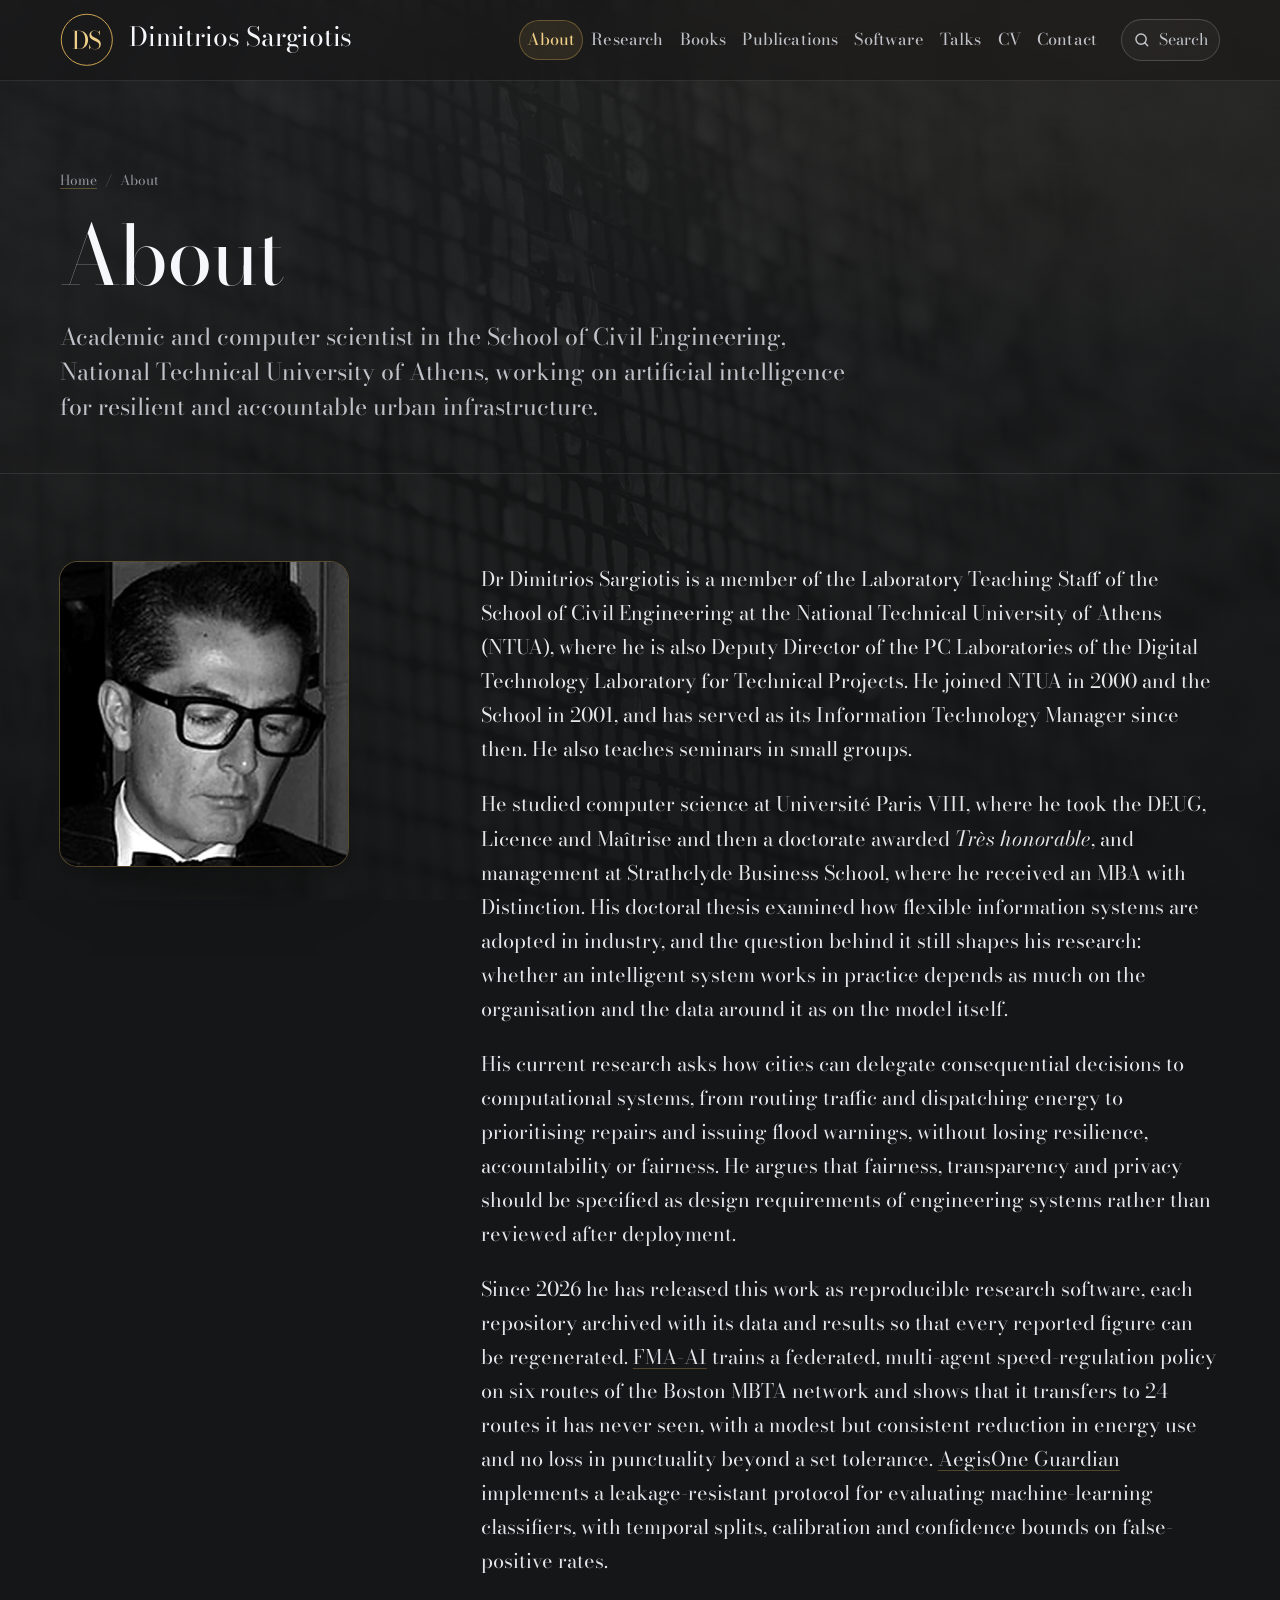
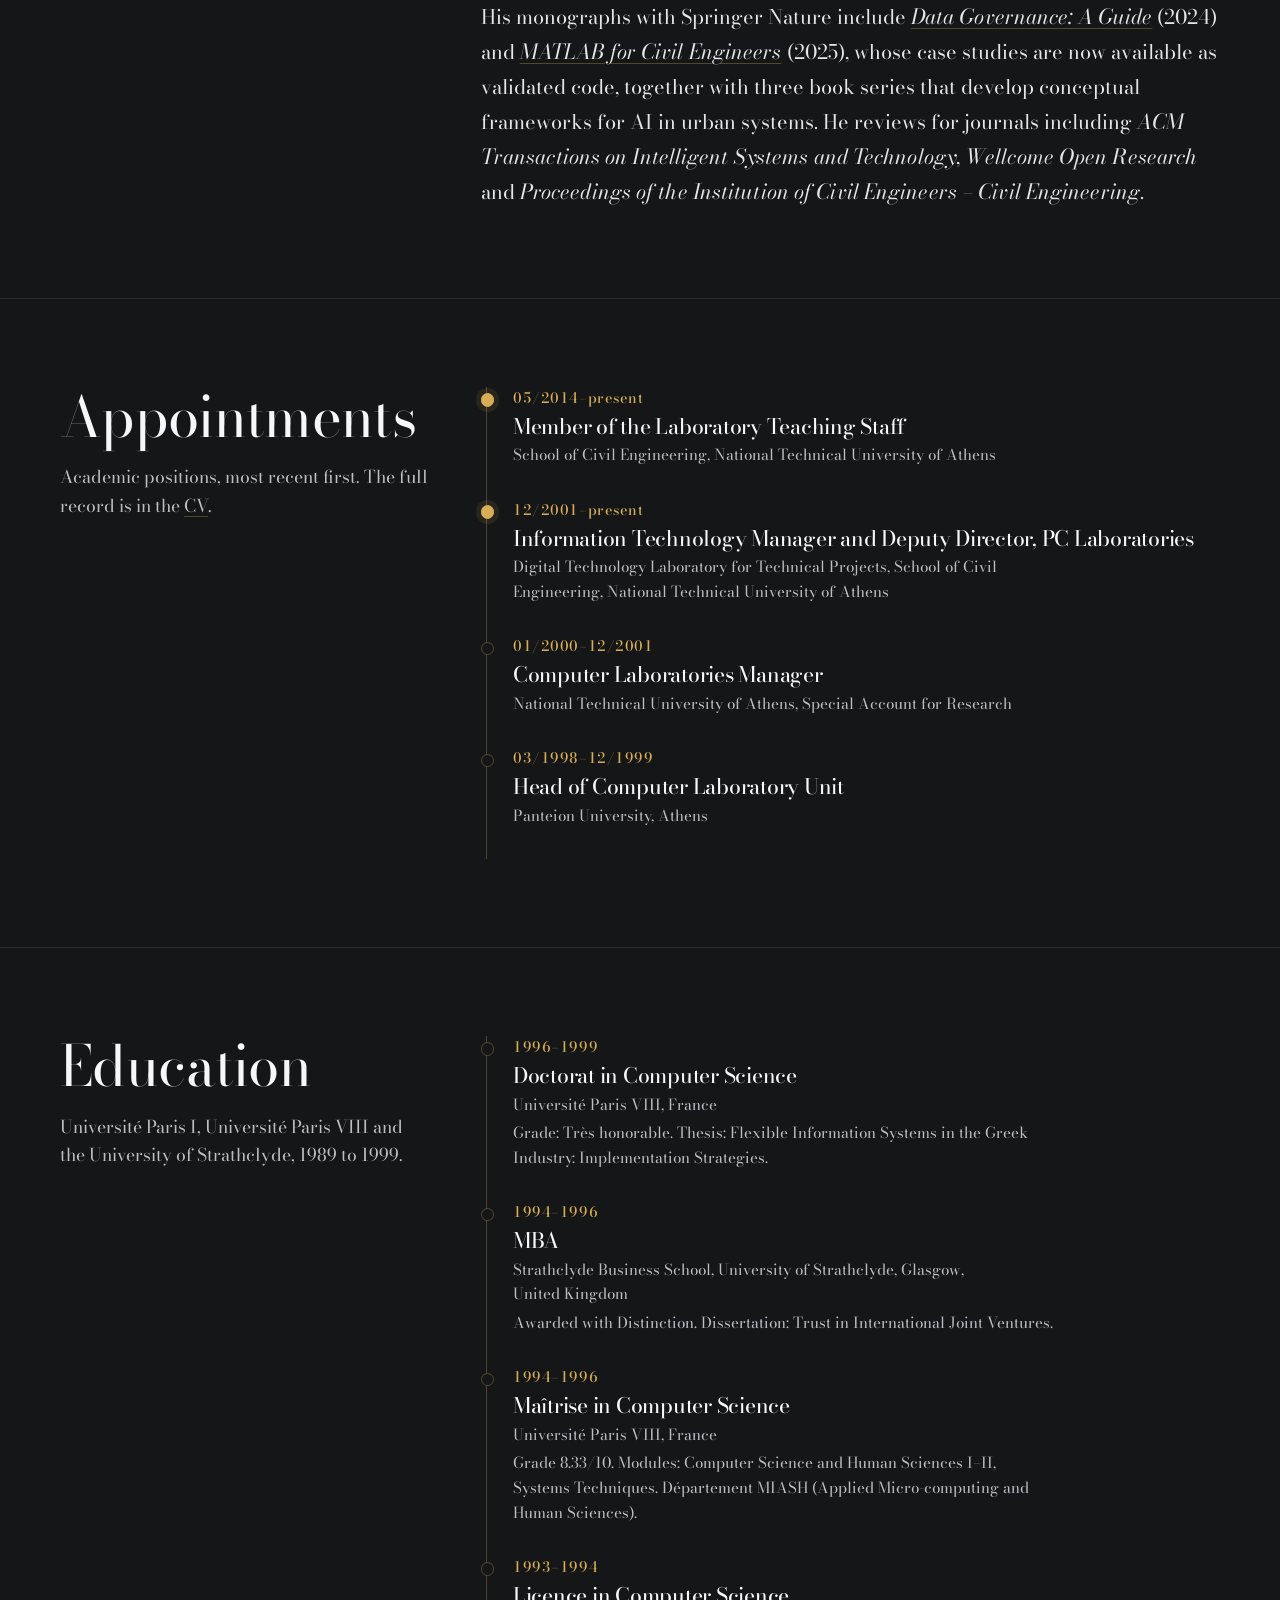
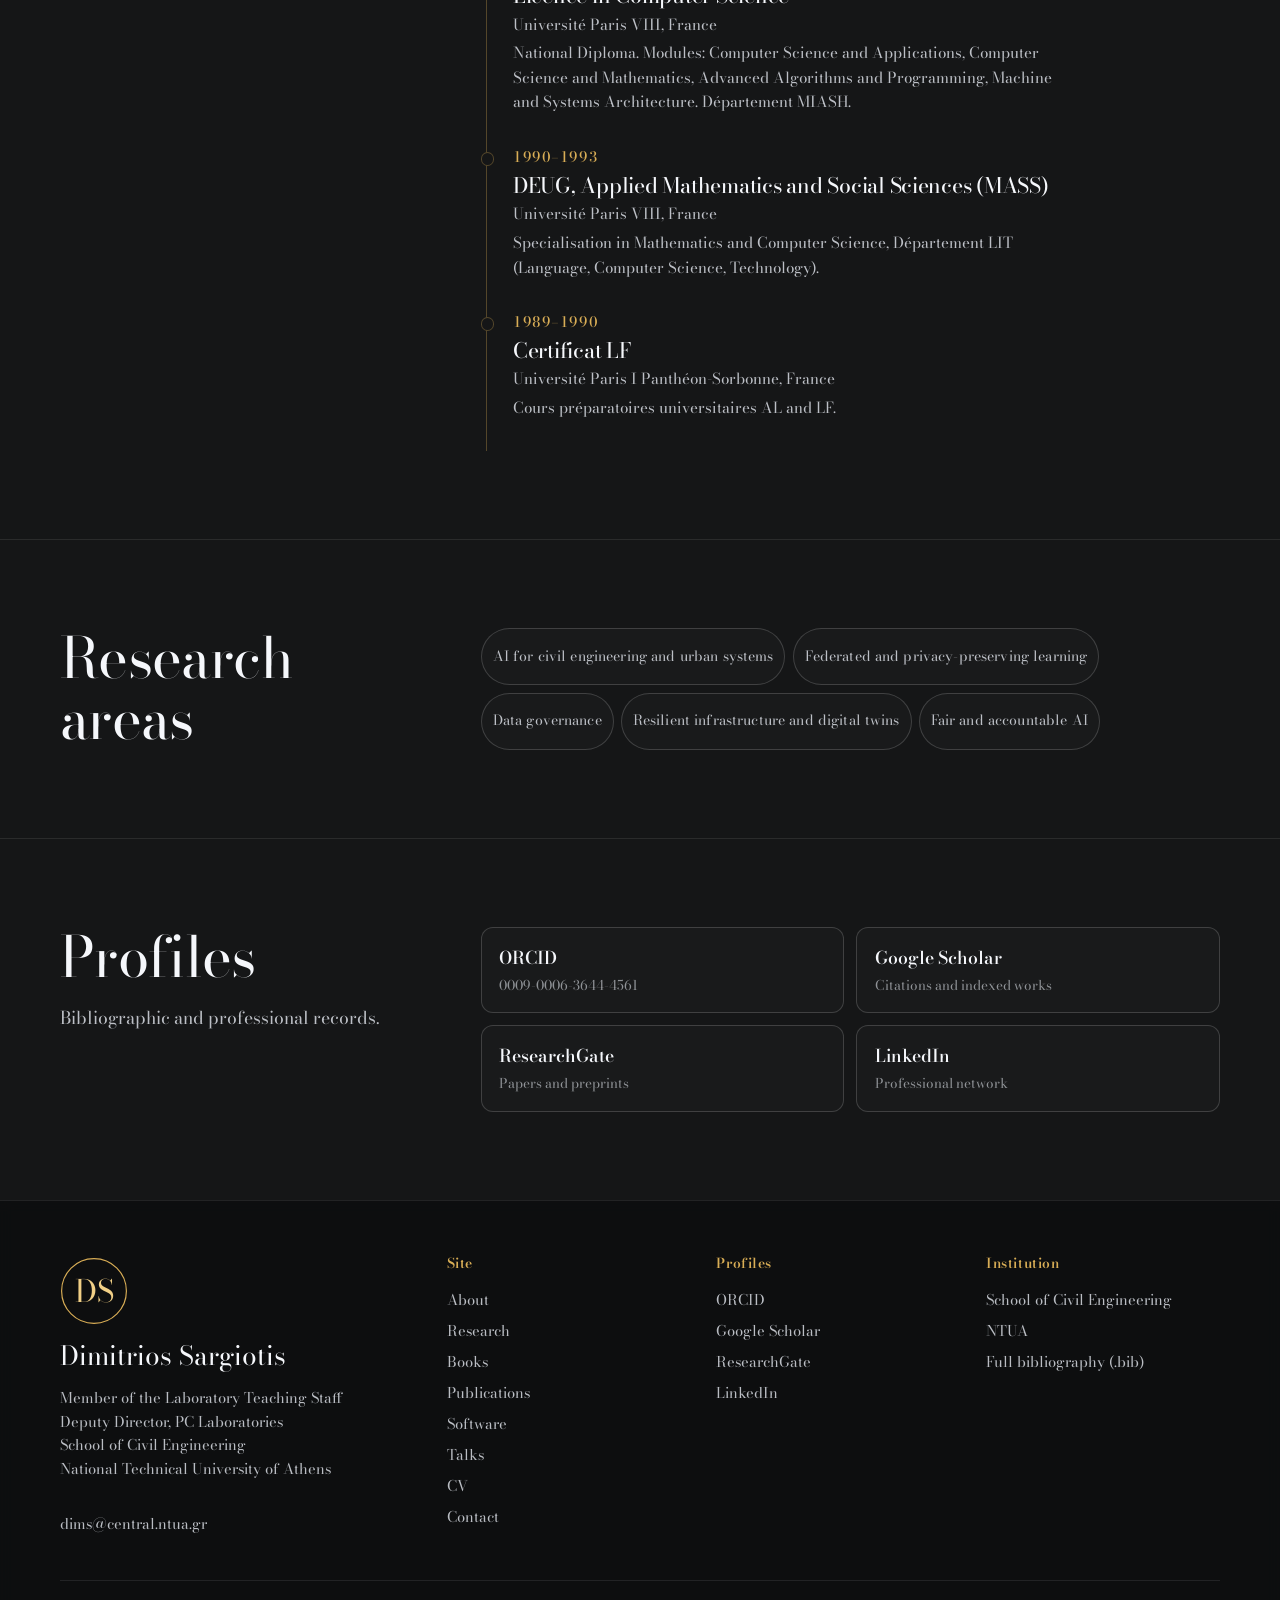
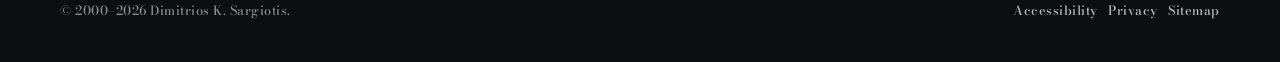
<file: about.html>
<!doctype html>
<html lang="en-GB">
<head>
<meta charset="utf-8">
<meta name="viewport" content="width=device-width, initial-scale=1, viewport-fit=cover">
<title>Dimitrios Sargiotis · About</title>
<meta name="description" content="Biography, appointments and education of Dr Dimitrios Sargiotis, School of Civil Engineering, National Technical University of Athens.">
<meta name="author" content="Dimitrios Sargiotis">
<link rel="canonical" href="http://users.ntua.gr/dims/about.html">
<meta name="color-scheme" content="dark">
<meta name="theme-color" content="#151617">
<meta property="og:type" content="website">
<meta property="og:site_name" content="Dimitrios Sargiotis">
<meta property="og:title" content="Dimitrios Sargiotis · About">
<meta property="og:description" content="Biography, appointments and education of Dr Dimitrios Sargiotis, School of Civil Engineering, National Technical University of Athens.">
<meta property="og:url" content="http://users.ntua.gr/dims/about.html">
<meta property="og:image" content="http://users.ntua.gr/dims/images/og-image.jpg">
<meta property="og:image:width" content="1200">
<meta property="og:image:height" content="630">
<meta property="og:image:alt" content="Dimitrios Sargiotis, National Technical University of Athens">
<meta property="og:locale" content="en_GB">
<meta name="twitter:card" content="summary_large_image">
<meta name="twitter:title" content="Dimitrios Sargiotis · About">
<meta name="twitter:description" content="Biography, appointments and education of Dr Dimitrios Sargiotis, School of Civil Engineering, National Technical University of Athens.">
<meta name="twitter:image" content="http://users.ntua.gr/dims/images/og-image.jpg">
<link rel="icon" href="images/favicon.ico" sizes="16x16 32x32 48x48">
<link rel="icon" href="images/fasvico.png" type="image/png" sizes="103x101">
<link rel="apple-touch-icon" href="images/fasvico.png">
<link rel="manifest" href="manifest.webmanifest">
<link rel="sitemap" type="application/xml" href="sitemap.xml">
<link rel="preload" href="assets/fonts/bodoni-moda-latin-standard-normal.woff2" as="font" type="font/woff2" crossorigin>
<link rel="preload" href="assets/fonts/bodoni-moda-latin-standard-italic.woff2" as="font" type="font/woff2" crossorigin>
<link rel="stylesheet" href="assets/css/site.css">
<script>document.documentElement.classList.add("js")</script>
<script type="speculationrules">{"prerender": [{"where": {"and": [{"selector_matches": "a[href$='.html']"}, {"not": {"selector_matches": "[target=_blank]"}}]}, "eagerness": "moderate"}]}</script>
<script type="application/ld+json">{"@context":"https://schema.org","@graph":[{"@type":"Person","@id":"http://users.ntua.gr/dims/#person","name":"Dimitrios Sargiotis","givenName":"Dimitrios","familyName":"Sargiotis","honorificPrefix":"Dr","jobTitle":"Member of the Laboratory Teaching Staff","url":"http://users.ntua.gr/dims/","image":"http://users.ntua.gr/dims/images/dimitrios-sargiotis.jpg","email":"mailto:dims@central.ntua.gr","worksFor":{"@type":"CollegeOrUniversity","name":"National Technical University of Athens","url":"https://www.ntua.gr/en/","department":{"@type":"Organization","name":"School of Civil Engineering","url":"https://www.civil.ntua.gr/en/"}},"alumniOf":[{"@type":"CollegeOrUniversity","name":"Université Paris VIII"},{"@type":"CollegeOrUniversity","name":"University of Strathclyde"}],"identifier":{"@type":"PropertyValue","propertyID":"ORCID","value":"0009-0006-3644-4561"},"knowsAbout":["Artificial intelligence","Machine learning","Data governance","Digital twins","Smart cities","Urban resilience","Intelligent transportation systems","Digital transformation","Civil engineering","Ethical AI"],"sameAs":["https://orcid.org/0009-0006-3644-4561","https://scholar.google.com/citations?user=M3zEWwEAAAAJ","https://www.researchgate.net/profile/Dimitrios-Sargiotis-2","https://www.linkedin.com/in/dimitrios-sargiotis-2827502b0/"]},{"@type":"WebSite","@id":"http://users.ntua.gr/dims/#site","url":"http://users.ntua.gr/dims/","name":"Dimitrios Sargiotis","inLanguage":"en-GB","publisher":{"@id":"http://users.ntua.gr/dims/#person"}}]}</script>
<script src="assets/js/site.js" defer></script>
</head>
<body>
<a class="skip" href="#main">Skip to content</a>
<div class="progress" aria-hidden="true"></div>
<header class="site-header">
<div class="wrap bar">
<a class="brand" href="index.html" aria-label="Dimitrios Sargiotis, home"><svg class="brand-mark" viewBox="0 0 64 64" aria-hidden="true" focusable="false"><circle class="bm-ring" cx="32" cy="32" r="30.5"/><text class="bm-t" x="32" y="42.6">DS</text></svg><span class="brand-name">Dimitrios Sargiotis</span></a>
<nav class="nav" aria-label="Main"><a href="about.html" aria-current="page">About</a><a href="research.html">Research</a><a href="books.html">Books</a><a href="publications.html">Publications</a><a href="software.html">Software</a><a href="talks.html">Talks</a><a href="cv.html">CV</a><a href="contact.html">Contact</a></nav>
<div class="tools">
<button class="icon-btn" type="button" data-palette-open aria-label="Search the site"><svg viewBox="0 0 24 24" fill="none" stroke="currentColor" stroke-width="2" stroke-linecap="round" aria-hidden="true"><circle cx="11" cy="11" r="7"/><path d="m20 20-3.5-3.5"/></svg><span class="search-label">Search</span><span class="kbd" data-kbd aria-hidden="true">Ctrl K</span></button>
<button class="icon-btn menu-btn" type="button" popovertarget="site-menu" aria-expanded="false" aria-label="Open menu"><svg viewBox="0 0 24 24" fill="none" stroke="currentColor" stroke-width="2" stroke-linecap="round" aria-hidden="true"><path d="M4 7h16M4 12h16M4 17h16"/></svg></button>
</div>
</div>
<nav id="site-menu" class="sheet" popover aria-label="Menu"><div class="sheet-top"><a class="brand" href="index.html"><svg class="brand-mark" viewBox="0 0 64 64" aria-hidden="true" focusable="false"><circle class="bm-ring" cx="32" cy="32" r="30.5"/><text class="bm-t" x="32" y="42.6">DS</text></svg><span class="brand-name">Dimitrios Sargiotis</span></a><button class="icon-btn" type="button" popovertarget="site-menu" popovertargetaction="hide" aria-label="Close menu"><svg viewBox="0 0 24 24" fill="none" stroke="currentColor" stroke-width="2" stroke-linecap="round" aria-hidden="true"><path d="M6 6l12 12M18 6 6 18"/></svg></button></div><ul role="list"><li><a href="index.html">Home<small>Overview</small></a></li><li><a href="about.html" aria-current="page">About<small>Biography and education</small></a></li><li><a href="research.html">Research<small>Statement and themes</small></a></li><li><a href="books.html">Books<small>Seventeen Springer volumes</small></a></li><li><a href="publications.html">Publications<small>Articles and citations</small></a></li><li><a href="software.html">Software<small>Code and data</small></a></li><li><a href="talks.html">Talks<small>Lectures and review</small></a></li><li><a href="cv.html">CV<small>Printable record</small></a></li><li><a href="contact.html">Contact<small>Email and address</small></a></li></ul><div class="sheet-foot"><a class="gold" href="mailto:dims@central.ntua.gr">dims@central.ntua.gr</a><div class="tags"><a class="tag" href="https://orcid.org/0009-0006-3644-4561" target="_blank" rel="me noopener">ORCID</a><a class="tag" href="https://scholar.google.com/citations?user=M3zEWwEAAAAJ" target="_blank" rel="me noopener">Google Scholar</a><a class="tag" href="https://www.researchgate.net/profile/Dimitrios-Sargiotis-2" target="_blank" rel="me noopener">ResearchGate</a><a class="tag" href="https://www.linkedin.com/in/dimitrios-sargiotis-2827502b0/" target="_blank" rel="me noopener">LinkedIn</a></div></div></nav>
</header>
<main id="main">
<header class="page-head"><div class="wrap"><nav class="crumb" aria-label="Breadcrumb"><a href="index.html">Home</a><span aria-hidden="true">/</span><span aria-current="page">About</span></nav><h1>About</h1><p class="lede">Academic and computer scientist in the School of Civil Engineering, National Technical University of Athens, working on artificial intelligence for resilient and accountable urban infrastructure.</p></div></header><section class="section" aria-labelledby="h-bio"><div class="wrap split">
<div class="aside"><div class="portrait" style="max-width:18rem"><picture><source srcset="images/dimitrios-sargiotis.avif" type="image/avif"><source srcset="images/dimitrios-sargiotis.webp" type="image/webp"><img src="images/dimitrios-sargiotis.jpg" alt="Portrait of Dimitrios Sargiotis" width="800" height="845" loading="lazy"></picture></div></div>
<div><h2 id="h-bio" class="visually-hidden">Biography</h2><div class="prose"><p>Dr Dimitrios Sargiotis is a member of the Laboratory Teaching Staff of the School of Civil Engineering at the National Technical University of Athens (NTUA), where he is also Deputy Director of the PC Laboratories of the Digital Technology Laboratory for Technical Projects. He joined NTUA in 2000 and the School in 2001, and has served as its Information Technology Manager since then. He also teaches seminars in small groups.</p><p>He studied computer science at Université Paris VIII, where he took the DEUG, Licence and Maîtrise and then a doctorate awarded <i>Très honorable</i>, and management at Strathclyde Business School, where he received an MBA with Distinction. His doctoral thesis examined how flexible information systems are adopted in industry, and the question behind it still shapes his research: whether an intelligent system works in practice depends as much on the organisation and the data around it as on the model itself.</p><p>His current research asks how cities can delegate consequential decisions to computational systems, from routing traffic and dispatching energy to prioritising repairs and issuing flood warnings, without losing resilience, accountability or fairness. He argues that fairness, transparency and privacy should be specified as design requirements of engineering systems rather than reviewed after deployment.</p><p>Since 2026 he has released this work as reproducible research software, each repository archived with its data and results so that every reported figure can be regenerated. <a href="software.html#fma-ai-mbta">FMA-AI</a> trains a federated, multi-agent speed-regulation policy on six routes of the Boston MBTA network and shows that it transfers to 24 routes it has never seen, with a modest but consistent reduction in energy use and no loss in punctuality beyond a set tolerance. <a href="software.html#aegisone-guardian-eval">AegisOne Guardian</a> implements a leakage-resistant protocol for evaluating machine-learning classifiers, with temporal splits, calibration and confidence bounds on false-positive rates.</p><p>His monographs with Springer Nature include <a href="books.html#data-governance"><i>Data Governance: A Guide</i></a> (2024) and <a href="books.html#matlab-for-civil-engineers"><i>MATLAB for Civil Engineers</i></a> (2025), whose case studies are now available as validated code, together with three book series that develop conceptual frameworks for AI in urban systems. He reviews for journals including <i>ACM Transactions on Intelligent Systems and Technology</i>, <i>Wellcome Open Research</i> and <i>Proceedings of the Institution of Civil Engineers – Civil Engineering</i>.</p></div></div>
</div></section>
<section class="section" aria-labelledby="h-pos"><div class="wrap split">
<div class="aside"><h2 id="h-pos">Appointments</h2><p class="muted mt-1">Academic positions, most recent first. The full record is in the <a href="cv.html">CV</a>.</p></div>
<div class="timeline"><div class="tl now"><span class="when">05/2014–present</span><h3>Member of the Laboratory Teaching Staff</h3><p>School of Civil Engineering, National Technical University of Athens</p></div><div class="tl now"><span class="when">12/2001–present</span><h3>Information Technology Manager and Deputy Director, PC Laboratories</h3><p>Digital Technology Laboratory for Technical Projects, School of Civil Engineering, National Technical University of Athens</p></div><div class="tl"><span class="when">01/2000–12/2001</span><h3>Computer Laboratories Manager</h3><p>National Technical University of Athens, Special Account for Research</p></div><div class="tl"><span class="when">03/1998–12/1999</span><h3>Head of Computer Laboratory Unit</h3><p>Panteion University, Athens</p></div></div>
</div></section>
<section class="section" aria-labelledby="h-edu"><div class="wrap split">
<div class="aside"><h2 id="h-edu">Education</h2><p class="muted mt-1">Université Paris I, Université Paris VIII and the University of Strathclyde, 1989 to 1999.</p></div>
<div class="timeline"><div class="tl"><span class="when">1996–1999</span><h3>Doctorat in Computer Science</h3><p>Université Paris VIII, France</p><p>Grade: Très honorable. Thesis: Flexible Information Systems in the Greek Industry: Implementation Strategies.</p></div><div class="tl"><span class="when">1994–1996</span><h3>MBA</h3><p>Strathclyde Business School, University of Strathclyde, Glasgow, United Kingdom</p><p>Awarded with Distinction. Dissertation: Trust in International Joint Ventures.</p></div><div class="tl"><span class="when">1994–1996</span><h3>Maîtrise in Computer Science</h3><p>Université Paris VIII, France</p><p>Grade 8.33/10. Modules: Computer Science and Human Sciences I–II, Systems Techniques. Département MIASH (Applied Micro-computing and Human Sciences).</p></div><div class="tl"><span class="when">1993–1994</span><h3>Licence in Computer Science</h3><p>Université Paris VIII, France</p><p>National Diploma. Modules: Computer Science and Applications, Computer Science and Mathematics, Advanced Algorithms and Programming, Machine and Systems Architecture. Département MIASH.</p></div><div class="tl"><span class="when">1990–1993</span><h3>DEUG, Applied Mathematics and Social Sciences (MASS)</h3><p>Université Paris VIII, France</p><p>Specialisation in Mathematics and Computer Science, Département LIT (Language, Computer Science, Technology).</p></div><div class="tl"><span class="when">1989–1990</span><h3>Certificat LF</h3><p>Université Paris I Panthéon-Sorbonne, France</p><p>Cours préparatoires universitaires AL and LF.</p></div></div>
</div></section>
<section class="section" aria-labelledby="h-exp"><div class="wrap split">
<div class="aside"><h2 id="h-exp">Research areas</h2></div>
<div class="prose sans"><ul class="tags" role="list"><li class="tag">AI for civil engineering and urban systems</li><li class="tag">Federated and privacy-preserving learning</li><li class="tag">Data governance</li><li class="tag">Resilient infrastructure and digital twins</li><li class="tag">Fair and accountable AI</li></ul></div>
</div></section>
<section class="section" aria-labelledby="h-prof"><div class="wrap split">
<div class="aside"><h2 id="h-prof">Profiles</h2><p class="muted mt-1">Bibliographic and professional records.</p></div>
<div class="profiles"><a class="profile" href="https://orcid.org/0009-0006-3644-4561" target="_blank" rel="me noopener"><b>ORCID</b><span>0009-0006-3644-4561</span></a><a class="profile" href="https://scholar.google.com/citations?user=M3zEWwEAAAAJ" target="_blank" rel="me noopener"><b>Google Scholar</b><span>Citations and indexed works</span></a><a class="profile" href="https://www.researchgate.net/profile/Dimitrios-Sargiotis-2" target="_blank" rel="me noopener"><b>ResearchGate</b><span>Papers and preprints</span></a><a class="profile" href="https://www.linkedin.com/in/dimitrios-sargiotis-2827502b0/" target="_blank" rel="me noopener"><b>LinkedIn</b><span>Professional network</span></a></div>
</div></section>
</main>
<footer class="site-footer">
<div class="wrap">
<div class="foot-grid">
<div class="foot-brand"><svg class="brand-mark" viewBox="0 0 64 64" aria-hidden="true" focusable="false"><circle class="bm-ring" cx="32" cy="32" r="30.5"/><text class="bm-t" x="32" y="42.6">DS</text></svg><p class="foot-name">Dimitrios Sargiotis</p><p>Member of the Laboratory Teaching Staff<br>Deputy Director, PC Laboratories<br>School of Civil Engineering<br>National Technical University of Athens</p><p class="mt-1"><a href="mailto:dims@central.ntua.gr">dims@central.ntua.gr</a></p></div>
<div><h2>Site</h2><ul role="list"><li><a href="about.html">About</a></li><li><a href="research.html">Research</a></li><li><a href="books.html">Books</a></li><li><a href="publications.html">Publications</a></li><li><a href="software.html">Software</a></li><li><a href="talks.html">Talks</a></li><li><a href="cv.html">CV</a></li><li><a href="contact.html">Contact</a></li></ul></div>
<div><h2>Profiles</h2><ul role="list"><li><a href="https://orcid.org/0009-0006-3644-4561" rel="me noopener" target="_blank">ORCID</a></li><li><a href="https://scholar.google.com/citations?user=M3zEWwEAAAAJ" rel="me noopener" target="_blank">Google Scholar</a></li><li><a href="https://www.researchgate.net/profile/Dimitrios-Sargiotis-2" rel="me noopener" target="_blank">ResearchGate</a></li><li><a href="https://www.linkedin.com/in/dimitrios-sargiotis-2827502b0/" rel="me noopener" target="_blank">LinkedIn</a></li></ul></div>
<div><h2>Institution</h2><ul role="list"><li><a href="https://www.civil.ntua.gr/en/" target="_blank" rel="noopener">School of Civil Engineering</a></li><li><a href="https://www.ntua.gr/en/" target="_blank" rel="noopener">NTUA</a></li><li><a href="sargiotis.bib" download>Full bibliography (.bib)</a></li></ul></div>
</div>
<div class="foot-base"><span>© 2000–2026 Dimitrios K. Sargiotis.</span><span><a href="accessibility.html">Accessibility</a>&nbsp;&nbsp; <a href="privacy.html">Privacy</a>&nbsp;&nbsp; <a href="sitemap.xml">Sitemap</a></span></div>
</div>
</footer>
<button class="totop" type="button" data-totop aria-label="Back to top" tabindex="-1" aria-hidden="true"><svg class="totop-ring" viewBox="0 0 52 52" aria-hidden="true"><circle class="trk" cx="26" cy="26" r="24"/><circle class="bar" cx="26" cy="26" r="24" pathLength="100"/></svg><span class="totop-arrow" aria-hidden="true"><svg viewBox="0 0 24 24" fill="none" stroke="currentColor" stroke-width="1.8" stroke-linecap="round" stroke-linejoin="round"><path d="M12 19V5M5.5 11.5 12 5l6.5 6.5"/></svg><svg viewBox="0 0 24 24" fill="none" stroke="currentColor" stroke-width="1.8" stroke-linecap="round" stroke-linejoin="round"><path d="M12 19V5M5.5 11.5 12 5l6.5 6.5"/></svg></span><span class="totop-label" aria-hidden="true">Top</span></button>
<dialog id="palette" class="palette" aria-label="Search the site">
<div class="pal-in"><svg viewBox="0 0 24 24" fill="none" stroke="currentColor" stroke-width="2" stroke-linecap="round" aria-hidden="true"><circle cx="11" cy="11" r="7"/><path d="m20 20-3.5-3.5"/></svg><label class="visually-hidden" for="pal-q">Search books, publications, talks and pages</label><input id="pal-q" type="search" placeholder="Search books, papers, talks, themes" autocomplete="off" spellcheck="false" role="combobox" aria-expanded="true" aria-controls="pal-list"><button class="pal-close" type="button" data-palette-close>Esc</button></div>
<div class="pal-res" id="pal-list" role="listbox"></div>
<div class="pal-foot"><span>↑ ↓ to move</span><span>Enter to open</span><span>Esc to close</span></div>
</dialog>
</body>
</html>
</file>
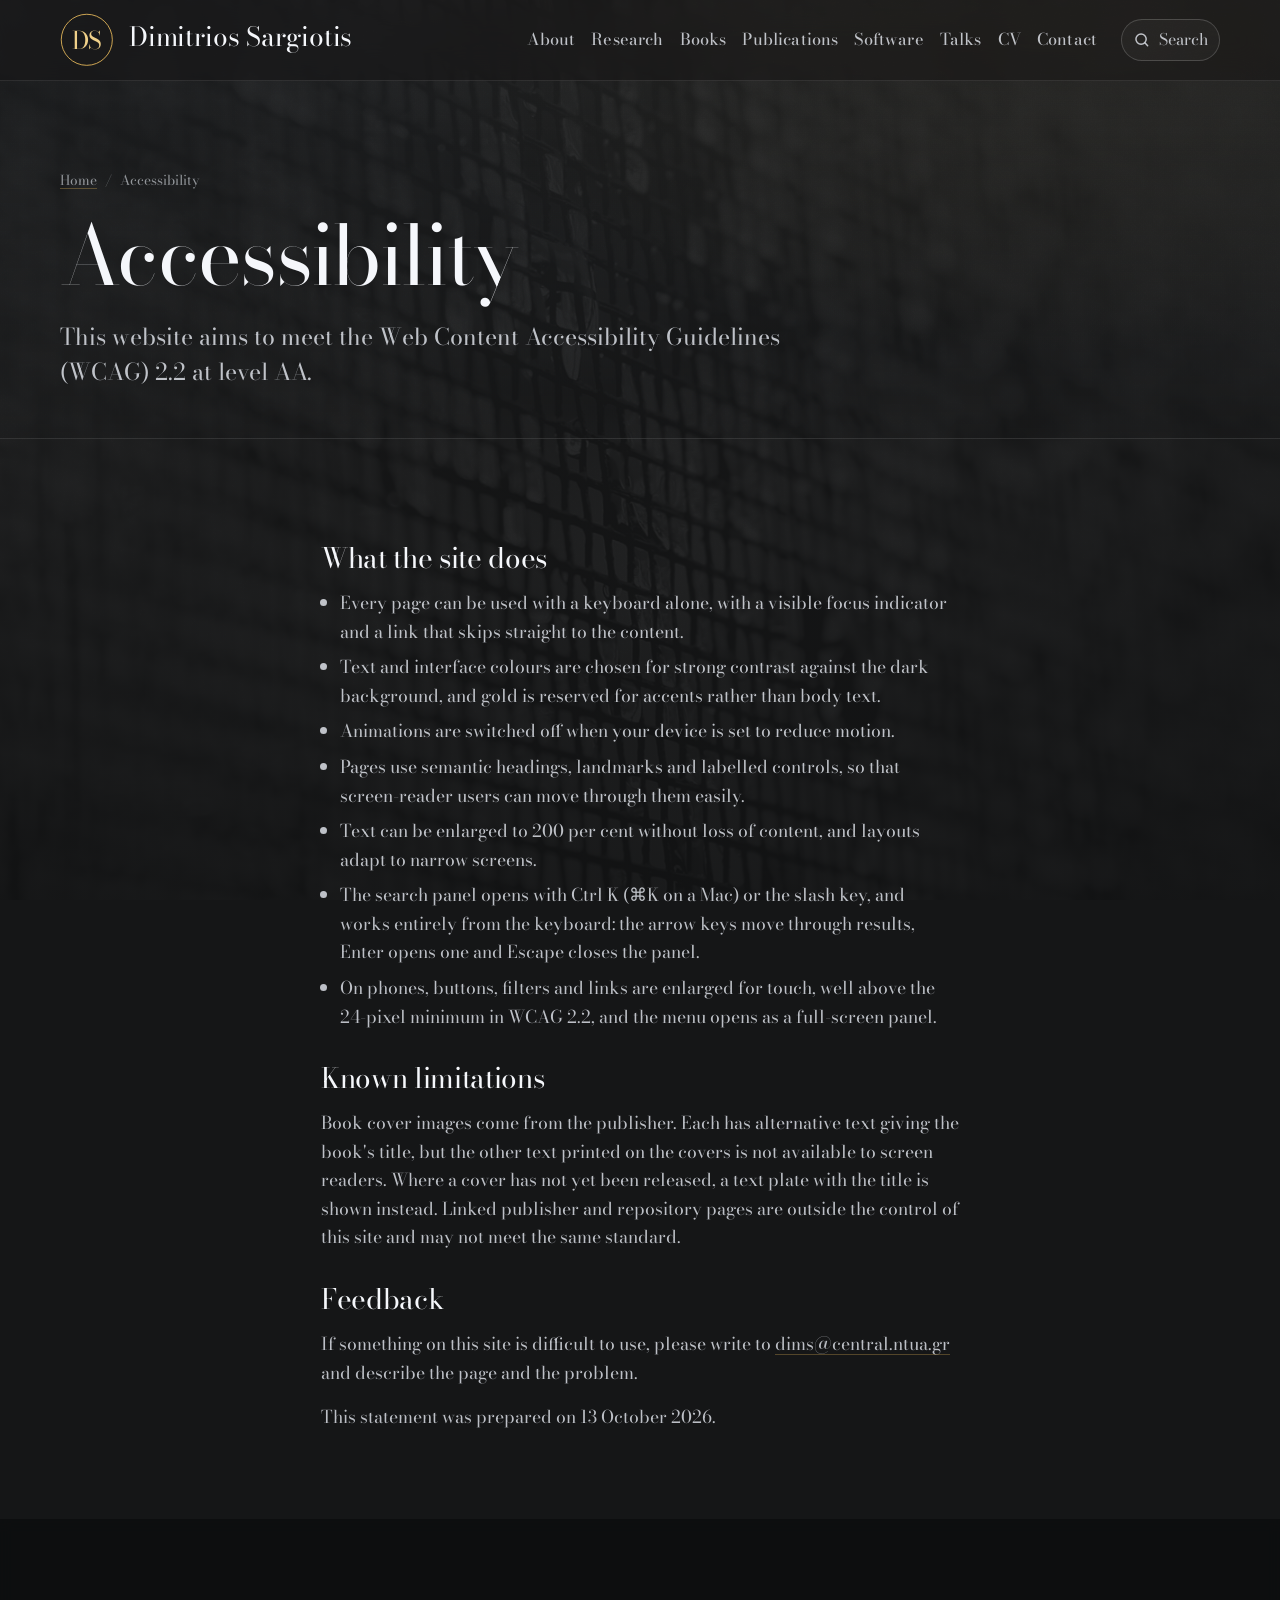
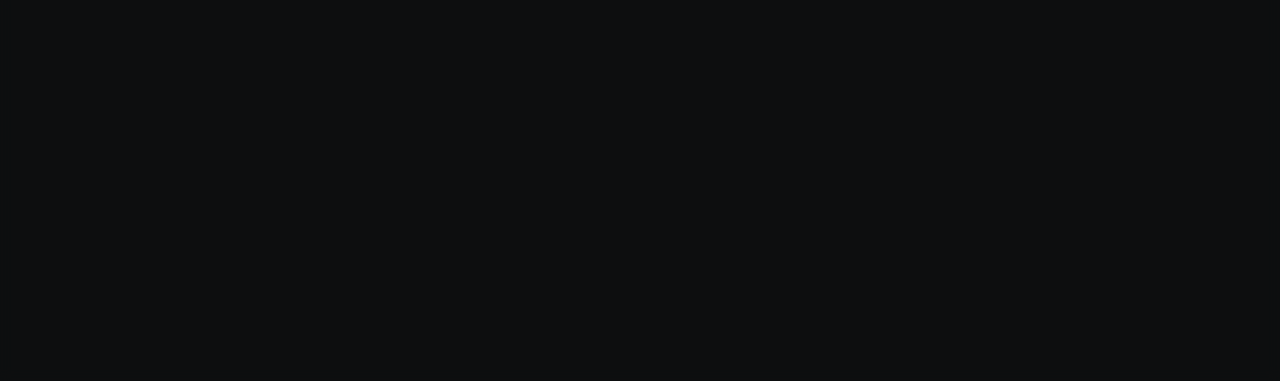
<file: accessibility.html>
<!doctype html>
<html lang="en-GB">
<head>
<meta charset="utf-8">
<meta name="viewport" content="width=device-width, initial-scale=1, viewport-fit=cover">
<title>Dimitrios Sargiotis · Accessibility</title>
<meta name="description" content="Accessibility statement for the website of Dimitrios Sargiotis.">
<meta name="author" content="Dimitrios Sargiotis">
<link rel="canonical" href="http://users.ntua.gr/dims/accessibility.html">
<meta name="color-scheme" content="dark">
<meta name="theme-color" content="#151617">
<meta property="og:type" content="website">
<meta property="og:site_name" content="Dimitrios Sargiotis">
<meta property="og:title" content="Dimitrios Sargiotis · Accessibility">
<meta property="og:description" content="Accessibility statement for the website of Dimitrios Sargiotis.">
<meta property="og:url" content="http://users.ntua.gr/dims/accessibility.html">
<meta property="og:image" content="http://users.ntua.gr/dims/images/og-image.jpg">
<meta property="og:image:width" content="1200">
<meta property="og:image:height" content="630">
<meta property="og:image:alt" content="Dimitrios Sargiotis, National Technical University of Athens">
<meta property="og:locale" content="en_GB">
<meta name="twitter:card" content="summary_large_image">
<meta name="twitter:title" content="Dimitrios Sargiotis · Accessibility">
<meta name="twitter:description" content="Accessibility statement for the website of Dimitrios Sargiotis.">
<meta name="twitter:image" content="http://users.ntua.gr/dims/images/og-image.jpg">
<link rel="icon" href="images/favicon.ico" sizes="16x16 32x32 48x48">
<link rel="icon" href="images/fasvico.png" type="image/png" sizes="103x101">
<link rel="apple-touch-icon" href="images/fasvico.png">
<link rel="manifest" href="manifest.webmanifest">
<link rel="sitemap" type="application/xml" href="sitemap.xml">
<link rel="preload" href="assets/fonts/bodoni-moda-latin-standard-normal.woff2" as="font" type="font/woff2" crossorigin>
<link rel="preload" href="assets/fonts/bodoni-moda-latin-standard-italic.woff2" as="font" type="font/woff2" crossorigin>
<link rel="stylesheet" href="assets/css/site.css">
<script>document.documentElement.classList.add("js")</script>
<script type="speculationrules">{"prerender": [{"where": {"and": [{"selector_matches": "a[href$='.html']"}, {"not": {"selector_matches": "[target=_blank]"}}]}, "eagerness": "moderate"}]}</script>
<script type="application/ld+json">{"@context":"https://schema.org","@graph":[{"@type":"Person","@id":"http://users.ntua.gr/dims/#person","name":"Dimitrios Sargiotis","givenName":"Dimitrios","familyName":"Sargiotis","honorificPrefix":"Dr","jobTitle":"Member of the Laboratory Teaching Staff","url":"http://users.ntua.gr/dims/","image":"http://users.ntua.gr/dims/images/dimitrios-sargiotis.jpg","email":"mailto:dims@central.ntua.gr","worksFor":{"@type":"CollegeOrUniversity","name":"National Technical University of Athens","url":"https://www.ntua.gr/en/","department":{"@type":"Organization","name":"School of Civil Engineering","url":"https://www.civil.ntua.gr/en/"}},"alumniOf":[{"@type":"CollegeOrUniversity","name":"Université Paris VIII"},{"@type":"CollegeOrUniversity","name":"University of Strathclyde"}],"identifier":{"@type":"PropertyValue","propertyID":"ORCID","value":"0009-0006-3644-4561"},"knowsAbout":["Artificial intelligence","Machine learning","Data governance","Digital twins","Smart cities","Urban resilience","Intelligent transportation systems","Digital transformation","Civil engineering","Ethical AI"],"sameAs":["https://orcid.org/0009-0006-3644-4561","https://scholar.google.com/citations?user=M3zEWwEAAAAJ","https://www.researchgate.net/profile/Dimitrios-Sargiotis-2","https://www.linkedin.com/in/dimitrios-sargiotis-2827502b0/"]},{"@type":"WebSite","@id":"http://users.ntua.gr/dims/#site","url":"http://users.ntua.gr/dims/","name":"Dimitrios Sargiotis","inLanguage":"en-GB","publisher":{"@id":"http://users.ntua.gr/dims/#person"}}]}</script>
<script src="assets/js/site.js" defer></script>
</head>
<body>
<a class="skip" href="#main">Skip to content</a>
<div class="progress" aria-hidden="true"></div>
<header class="site-header">
<div class="wrap bar">
<a class="brand" href="index.html" aria-label="Dimitrios Sargiotis, home"><svg class="brand-mark" viewBox="0 0 64 64" aria-hidden="true" focusable="false"><circle class="bm-ring" cx="32" cy="32" r="30.5"/><text class="bm-t" x="32" y="42.6">DS</text></svg><span class="brand-name">Dimitrios Sargiotis</span></a>
<nav class="nav" aria-label="Main"><a href="about.html">About</a><a href="research.html">Research</a><a href="books.html">Books</a><a href="publications.html">Publications</a><a href="software.html">Software</a><a href="talks.html">Talks</a><a href="cv.html">CV</a><a href="contact.html">Contact</a></nav>
<div class="tools">
<button class="icon-btn" type="button" data-palette-open aria-label="Search the site"><svg viewBox="0 0 24 24" fill="none" stroke="currentColor" stroke-width="2" stroke-linecap="round" aria-hidden="true"><circle cx="11" cy="11" r="7"/><path d="m20 20-3.5-3.5"/></svg><span class="search-label">Search</span><span class="kbd" data-kbd aria-hidden="true">Ctrl K</span></button>
<button class="icon-btn menu-btn" type="button" popovertarget="site-menu" aria-expanded="false" aria-label="Open menu"><svg viewBox="0 0 24 24" fill="none" stroke="currentColor" stroke-width="2" stroke-linecap="round" aria-hidden="true"><path d="M4 7h16M4 12h16M4 17h16"/></svg></button>
</div>
</div>
<nav id="site-menu" class="sheet" popover aria-label="Menu"><div class="sheet-top"><a class="brand" href="index.html"><svg class="brand-mark" viewBox="0 0 64 64" aria-hidden="true" focusable="false"><circle class="bm-ring" cx="32" cy="32" r="30.5"/><text class="bm-t" x="32" y="42.6">DS</text></svg><span class="brand-name">Dimitrios Sargiotis</span></a><button class="icon-btn" type="button" popovertarget="site-menu" popovertargetaction="hide" aria-label="Close menu"><svg viewBox="0 0 24 24" fill="none" stroke="currentColor" stroke-width="2" stroke-linecap="round" aria-hidden="true"><path d="M6 6l12 12M18 6 6 18"/></svg></button></div><ul role="list"><li><a href="index.html">Home<small>Overview</small></a></li><li><a href="about.html">About<small>Biography and education</small></a></li><li><a href="research.html">Research<small>Statement and themes</small></a></li><li><a href="books.html">Books<small>Seventeen Springer volumes</small></a></li><li><a href="publications.html">Publications<small>Articles and citations</small></a></li><li><a href="software.html">Software<small>Code and data</small></a></li><li><a href="talks.html">Talks<small>Lectures and review</small></a></li><li><a href="cv.html">CV<small>Printable record</small></a></li><li><a href="contact.html">Contact<small>Email and address</small></a></li></ul><div class="sheet-foot"><a class="gold" href="mailto:dims@central.ntua.gr">dims@central.ntua.gr</a><div class="tags"><a class="tag" href="https://orcid.org/0009-0006-3644-4561" target="_blank" rel="me noopener">ORCID</a><a class="tag" href="https://scholar.google.com/citations?user=M3zEWwEAAAAJ" target="_blank" rel="me noopener">Google Scholar</a><a class="tag" href="https://www.researchgate.net/profile/Dimitrios-Sargiotis-2" target="_blank" rel="me noopener">ResearchGate</a><a class="tag" href="https://www.linkedin.com/in/dimitrios-sargiotis-2827502b0/" target="_blank" rel="me noopener">LinkedIn</a></div></div></nav>
</header>
<main id="main">
<header class="page-head"><div class="wrap"><nav class="crumb" aria-label="Breadcrumb"><a href="index.html">Home</a><span aria-hidden="true">/</span><span aria-current="page">Accessibility</span></nav><h1>Accessibility</h1><p class="lede">This website aims to meet the Web Content Accessibility Guidelines (WCAG) 2.2 at level AA.</p></div></header><section class="section"><div class="wrap legal">
<h2>What the site does</h2>
<ul><li>Every page can be used with a keyboard alone, with a visible focus indicator and a link that skips straight to the content.</li><li>Text and interface colours are chosen for strong contrast against the dark background, and gold is reserved for accents rather than body text.</li><li>Animations are switched off when your device is set to reduce motion.</li><li>Pages use semantic headings, landmarks and labelled controls, so that screen-reader users can move through them easily.</li><li>Text can be enlarged to 200 per cent without loss of content, and layouts adapt to narrow screens.</li><li>The search panel opens with Ctrl K (⌘K on a Mac) or the slash key, and works entirely from the keyboard: the arrow keys move through results, Enter opens one and Escape closes the panel.</li><li>On phones, buttons, filters and links are enlarged for touch, well above the 24-pixel minimum in WCAG 2.2, and the menu opens as a full-screen panel.</li></ul>
<h2>Known limitations</h2>
<p>Book cover images come from the publisher. Each has alternative text giving the book's title, but the other text printed on the covers is not available to screen readers. Where a cover has not yet been released, a text plate with the title is shown instead. Linked publisher and repository pages are outside the control of this site and may not meet the same standard.</p>
<h2>Feedback</h2>
<p>If something on this site is difficult to use, please write to <a href="contact.html">dims@central.ntua.gr</a> and describe the page and the problem.</p>
<p class="muted">This statement was prepared on 13 October 2026.</p>
</div></section>
</main>
<footer class="site-footer">
<div class="wrap">
<div class="foot-grid">
<div class="foot-brand"><svg class="brand-mark" viewBox="0 0 64 64" aria-hidden="true" focusable="false"><circle class="bm-ring" cx="32" cy="32" r="30.5"/><text class="bm-t" x="32" y="42.6">DS</text></svg><p class="foot-name">Dimitrios Sargiotis</p><p>Member of the Laboratory Teaching Staff<br>Deputy Director, PC Laboratories<br>School of Civil Engineering<br>National Technical University of Athens</p><p class="mt-1"><a href="mailto:dims@central.ntua.gr">dims@central.ntua.gr</a></p></div>
<div><h2>Site</h2><ul role="list"><li><a href="about.html">About</a></li><li><a href="research.html">Research</a></li><li><a href="books.html">Books</a></li><li><a href="publications.html">Publications</a></li><li><a href="software.html">Software</a></li><li><a href="talks.html">Talks</a></li><li><a href="cv.html">CV</a></li><li><a href="contact.html">Contact</a></li></ul></div>
<div><h2>Profiles</h2><ul role="list"><li><a href="https://orcid.org/0009-0006-3644-4561" rel="me noopener" target="_blank">ORCID</a></li><li><a href="https://scholar.google.com/citations?user=M3zEWwEAAAAJ" rel="me noopener" target="_blank">Google Scholar</a></li><li><a href="https://www.researchgate.net/profile/Dimitrios-Sargiotis-2" rel="me noopener" target="_blank">ResearchGate</a></li><li><a href="https://www.linkedin.com/in/dimitrios-sargiotis-2827502b0/" rel="me noopener" target="_blank">LinkedIn</a></li></ul></div>
<div><h2>Institution</h2><ul role="list"><li><a href="https://www.civil.ntua.gr/en/" target="_blank" rel="noopener">School of Civil Engineering</a></li><li><a href="https://www.ntua.gr/en/" target="_blank" rel="noopener">NTUA</a></li><li><a href="sargiotis.bib" download>Full bibliography (.bib)</a></li></ul></div>
</div>
<div class="foot-base"><span>© 2000–2026 Dimitrios K. Sargiotis.</span><span><a href="accessibility.html">Accessibility</a>&nbsp;&nbsp; <a href="privacy.html">Privacy</a>&nbsp;&nbsp; <a href="sitemap.xml">Sitemap</a></span></div>
</div>
</footer>
<button class="totop" type="button" data-totop aria-label="Back to top" tabindex="-1" aria-hidden="true"><svg class="totop-ring" viewBox="0 0 52 52" aria-hidden="true"><circle class="trk" cx="26" cy="26" r="24"/><circle class="bar" cx="26" cy="26" r="24" pathLength="100"/></svg><span class="totop-arrow" aria-hidden="true"><svg viewBox="0 0 24 24" fill="none" stroke="currentColor" stroke-width="1.8" stroke-linecap="round" stroke-linejoin="round"><path d="M12 19V5M5.5 11.5 12 5l6.5 6.5"/></svg><svg viewBox="0 0 24 24" fill="none" stroke="currentColor" stroke-width="1.8" stroke-linecap="round" stroke-linejoin="round"><path d="M12 19V5M5.5 11.5 12 5l6.5 6.5"/></svg></span><span class="totop-label" aria-hidden="true">Top</span></button>
<dialog id="palette" class="palette" aria-label="Search the site">
<div class="pal-in"><svg viewBox="0 0 24 24" fill="none" stroke="currentColor" stroke-width="2" stroke-linecap="round" aria-hidden="true"><circle cx="11" cy="11" r="7"/><path d="m20 20-3.5-3.5"/></svg><label class="visually-hidden" for="pal-q">Search books, publications, talks and pages</label><input id="pal-q" type="search" placeholder="Search books, papers, talks, themes" autocomplete="off" spellcheck="false" role="combobox" aria-expanded="true" aria-controls="pal-list"><button class="pal-close" type="button" data-palette-close>Esc</button></div>
<div class="pal-res" id="pal-list" role="listbox"></div>
<div class="pal-foot"><span>↑ ↓ to move</span><span>Enter to open</span><span>Esc to close</span></div>
</dialog>
</body>
</html>
</file>
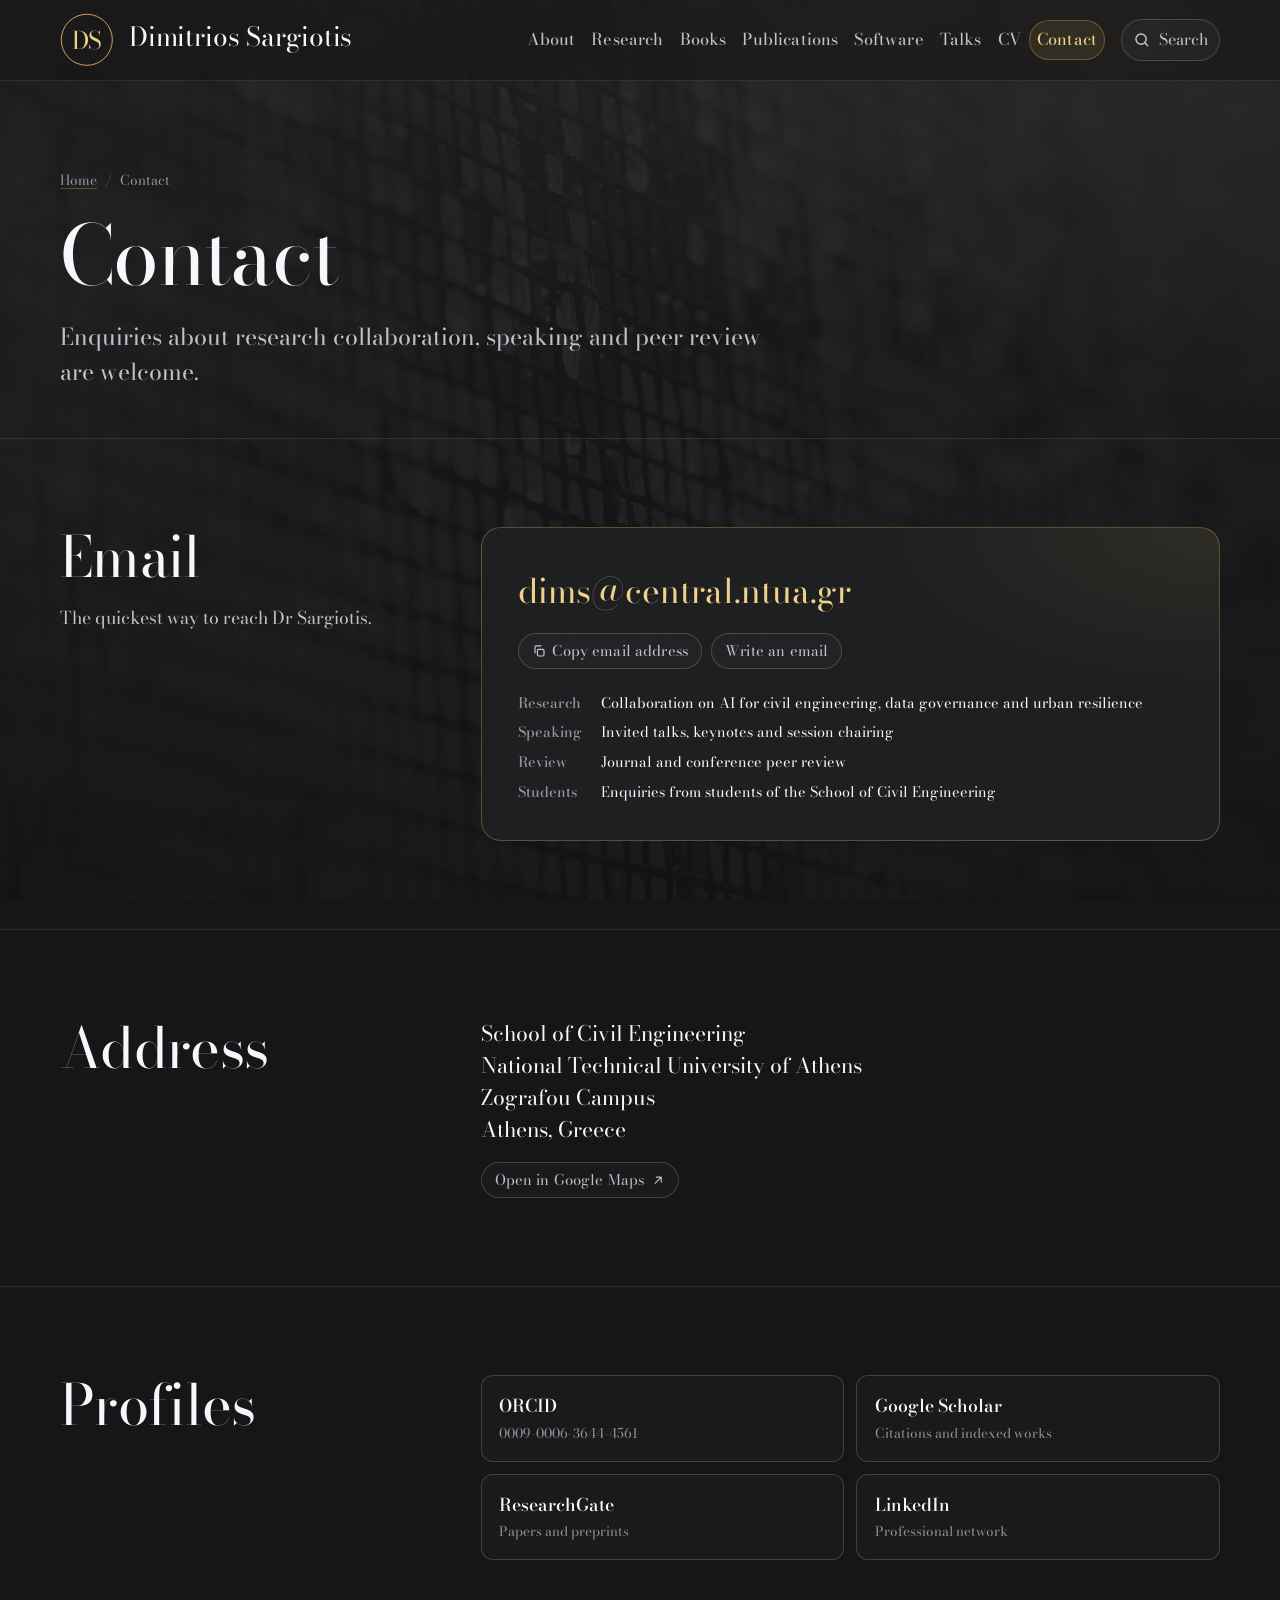
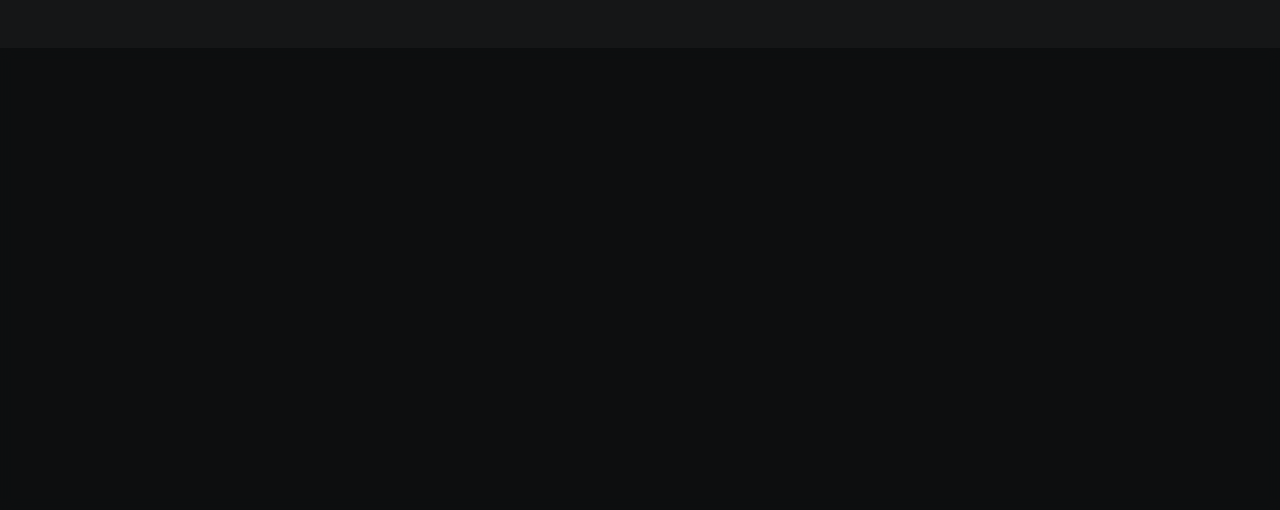
<file: contact.html>
<!doctype html>
<html lang="en-GB">
<head>
<meta charset="utf-8">
<meta name="viewport" content="width=device-width, initial-scale=1, viewport-fit=cover">
<title>Dimitrios Sargiotis · Contact</title>
<meta name="description" content="Contact Dr Dimitrios Sargiotis at the School of Civil Engineering, National Technical University of Athens.">
<meta name="author" content="Dimitrios Sargiotis">
<link rel="canonical" href="http://users.ntua.gr/dims/contact.html">
<meta name="color-scheme" content="dark">
<meta name="theme-color" content="#151617">
<meta property="og:type" content="website">
<meta property="og:site_name" content="Dimitrios Sargiotis">
<meta property="og:title" content="Dimitrios Sargiotis · Contact">
<meta property="og:description" content="Contact Dr Dimitrios Sargiotis at the School of Civil Engineering, National Technical University of Athens.">
<meta property="og:url" content="http://users.ntua.gr/dims/contact.html">
<meta property="og:image" content="http://users.ntua.gr/dims/images/og-image.jpg">
<meta property="og:image:width" content="1200">
<meta property="og:image:height" content="630">
<meta property="og:image:alt" content="Dimitrios Sargiotis, National Technical University of Athens">
<meta property="og:locale" content="en_GB">
<meta name="twitter:card" content="summary_large_image">
<meta name="twitter:title" content="Dimitrios Sargiotis · Contact">
<meta name="twitter:description" content="Contact Dr Dimitrios Sargiotis at the School of Civil Engineering, National Technical University of Athens.">
<meta name="twitter:image" content="http://users.ntua.gr/dims/images/og-image.jpg">
<link rel="icon" href="images/favicon.ico" sizes="16x16 32x32 48x48">
<link rel="icon" href="images/fasvico.png" type="image/png" sizes="103x101">
<link rel="apple-touch-icon" href="images/fasvico.png">
<link rel="manifest" href="manifest.webmanifest">
<link rel="sitemap" type="application/xml" href="sitemap.xml">
<link rel="preload" href="assets/fonts/bodoni-moda-latin-standard-normal.woff2" as="font" type="font/woff2" crossorigin>
<link rel="preload" href="assets/fonts/bodoni-moda-latin-standard-italic.woff2" as="font" type="font/woff2" crossorigin>
<link rel="stylesheet" href="assets/css/site.css">
<script>document.documentElement.classList.add("js")</script>
<script type="speculationrules">{"prerender": [{"where": {"and": [{"selector_matches": "a[href$='.html']"}, {"not": {"selector_matches": "[target=_blank]"}}]}, "eagerness": "moderate"}]}</script>
<script type="application/ld+json">{"@context":"https://schema.org","@graph":[{"@type":"Person","@id":"http://users.ntua.gr/dims/#person","name":"Dimitrios Sargiotis","givenName":"Dimitrios","familyName":"Sargiotis","honorificPrefix":"Dr","jobTitle":"Member of the Laboratory Teaching Staff","url":"http://users.ntua.gr/dims/","image":"http://users.ntua.gr/dims/images/dimitrios-sargiotis.jpg","email":"mailto:dims@central.ntua.gr","worksFor":{"@type":"CollegeOrUniversity","name":"National Technical University of Athens","url":"https://www.ntua.gr/en/","department":{"@type":"Organization","name":"School of Civil Engineering","url":"https://www.civil.ntua.gr/en/"}},"alumniOf":[{"@type":"CollegeOrUniversity","name":"Université Paris VIII"},{"@type":"CollegeOrUniversity","name":"University of Strathclyde"}],"identifier":{"@type":"PropertyValue","propertyID":"ORCID","value":"0009-0006-3644-4561"},"knowsAbout":["Artificial intelligence","Machine learning","Data governance","Digital twins","Smart cities","Urban resilience","Intelligent transportation systems","Digital transformation","Civil engineering","Ethical AI"],"sameAs":["https://orcid.org/0009-0006-3644-4561","https://scholar.google.com/citations?user=M3zEWwEAAAAJ","https://www.researchgate.net/profile/Dimitrios-Sargiotis-2","https://www.linkedin.com/in/dimitrios-sargiotis-2827502b0/"]},{"@type":"WebSite","@id":"http://users.ntua.gr/dims/#site","url":"http://users.ntua.gr/dims/","name":"Dimitrios Sargiotis","inLanguage":"en-GB","publisher":{"@id":"http://users.ntua.gr/dims/#person"}}]}</script>
<script src="assets/js/site.js" defer></script>
</head>
<body>
<a class="skip" href="#main">Skip to content</a>
<div class="progress" aria-hidden="true"></div>
<header class="site-header">
<div class="wrap bar">
<a class="brand" href="index.html" aria-label="Dimitrios Sargiotis, home"><svg class="brand-mark" viewBox="0 0 64 64" aria-hidden="true" focusable="false"><circle class="bm-ring" cx="32" cy="32" r="30.5"/><text class="bm-t" x="32" y="42.6">DS</text></svg><span class="brand-name">Dimitrios Sargiotis</span></a>
<nav class="nav" aria-label="Main"><a href="about.html">About</a><a href="research.html">Research</a><a href="books.html">Books</a><a href="publications.html">Publications</a><a href="software.html">Software</a><a href="talks.html">Talks</a><a href="cv.html">CV</a><a href="contact.html" aria-current="page">Contact</a></nav>
<div class="tools">
<button class="icon-btn" type="button" data-palette-open aria-label="Search the site"><svg viewBox="0 0 24 24" fill="none" stroke="currentColor" stroke-width="2" stroke-linecap="round" aria-hidden="true"><circle cx="11" cy="11" r="7"/><path d="m20 20-3.5-3.5"/></svg><span class="search-label">Search</span><span class="kbd" data-kbd aria-hidden="true">Ctrl K</span></button>
<button class="icon-btn menu-btn" type="button" popovertarget="site-menu" aria-expanded="false" aria-label="Open menu"><svg viewBox="0 0 24 24" fill="none" stroke="currentColor" stroke-width="2" stroke-linecap="round" aria-hidden="true"><path d="M4 7h16M4 12h16M4 17h16"/></svg></button>
</div>
</div>
<nav id="site-menu" class="sheet" popover aria-label="Menu"><div class="sheet-top"><a class="brand" href="index.html"><svg class="brand-mark" viewBox="0 0 64 64" aria-hidden="true" focusable="false"><circle class="bm-ring" cx="32" cy="32" r="30.5"/><text class="bm-t" x="32" y="42.6">DS</text></svg><span class="brand-name">Dimitrios Sargiotis</span></a><button class="icon-btn" type="button" popovertarget="site-menu" popovertargetaction="hide" aria-label="Close menu"><svg viewBox="0 0 24 24" fill="none" stroke="currentColor" stroke-width="2" stroke-linecap="round" aria-hidden="true"><path d="M6 6l12 12M18 6 6 18"/></svg></button></div><ul role="list"><li><a href="index.html">Home<small>Overview</small></a></li><li><a href="about.html">About<small>Biography and education</small></a></li><li><a href="research.html">Research<small>Statement and themes</small></a></li><li><a href="books.html">Books<small>Seventeen Springer volumes</small></a></li><li><a href="publications.html">Publications<small>Articles and citations</small></a></li><li><a href="software.html">Software<small>Code and data</small></a></li><li><a href="talks.html">Talks<small>Lectures and review</small></a></li><li><a href="cv.html">CV<small>Printable record</small></a></li><li><a href="contact.html" aria-current="page">Contact<small>Email and address</small></a></li></ul><div class="sheet-foot"><a class="gold" href="mailto:dims@central.ntua.gr">dims@central.ntua.gr</a><div class="tags"><a class="tag" href="https://orcid.org/0009-0006-3644-4561" target="_blank" rel="me noopener">ORCID</a><a class="tag" href="https://scholar.google.com/citations?user=M3zEWwEAAAAJ" target="_blank" rel="me noopener">Google Scholar</a><a class="tag" href="https://www.researchgate.net/profile/Dimitrios-Sargiotis-2" target="_blank" rel="me noopener">ResearchGate</a><a class="tag" href="https://www.linkedin.com/in/dimitrios-sargiotis-2827502b0/" target="_blank" rel="me noopener">LinkedIn</a></div></div></nav>
</header>
<main id="main">
<header class="page-head"><div class="wrap"><nav class="crumb" aria-label="Breadcrumb"><a href="index.html">Home</a><span aria-hidden="true">/</span><span aria-current="page">Contact</span></nav><h1>Contact</h1><p class="lede">Enquiries about research collaboration, speaking and peer review are welcome.</p></div></header><section class="section" aria-labelledby="h-mail"><div class="wrap split">
<div class="aside"><h2 id="h-mail">Email</h2><p class="muted mt-1">The quickest way to reach Dr Sargiotis.</p></div>
<div class="contact-card"><div class="email-line"><code id="email-c">dims@central.ntua.gr</code><button class="linkbtn" type="button" data-copy="email-c"><svg viewBox="0 0 24 24" fill="none" stroke="currentColor" stroke-width="2" stroke-linecap="round" aria-hidden="true"><rect x="9" y="9" width="11" height="11" rx="2"/><path d="M5 15V5a2 2 0 0 1 2-2h8"/></svg>Copy email address</button><a class="linkbtn" href="mailto:dims@central.ntua.gr">Write an email</a></div>
<dl class="kv"><dt>Research</dt><dd>Collaboration on AI for civil engineering, data governance and urban resilience</dd><dt>Speaking</dt><dd>Invited talks, keynotes and session chairing</dd><dt>Review</dt><dd>Journal and conference peer review</dd><dt>Students</dt><dd>Enquiries from students of the School of Civil Engineering</dd></dl></div>
</div></section>
<section class="section" aria-labelledby="h-addr"><div class="wrap split">
<div class="aside"><h2 id="h-addr">Address</h2></div>
<div><address style="font-style:normal;font-family:var(--serif);font-size:var(--step-1);line-height:1.5">School of Civil Engineering<br>National Technical University of Athens<br>Zografou Campus<br>Athens, Greece</address><p class="mt-1"><a class="linkbtn" href="https://www.google.com/maps/place/School+of+Civil+Engineering,+National+Technical+University+of+Athens/@37.9770729,23.7793523,17.4z/data=!4m6!3m5!1s0x14a197f123699c7f:0xd4676bf12d7b7605!8m2!3d37.9768576!4d23.7787981!16s%2Fg%2F11g_249dj" target="_blank" rel="noopener">Open in Google Maps <svg viewBox="0 0 24 24" fill="none" stroke="currentColor" stroke-width="2" stroke-linecap="round" stroke-linejoin="round" aria-hidden="true"><path d="M7 17 17 7M9 7h8v8"/></svg></a></p></div>
</div></section>
<section class="section" aria-labelledby="h-pr"><div class="wrap split">
<div class="aside"><h2 id="h-pr">Profiles</h2></div>
<div class="profiles"><a class="profile" href="https://orcid.org/0009-0006-3644-4561" target="_blank" rel="me noopener"><b>ORCID</b><span>0009-0006-3644-4561</span></a><a class="profile" href="https://scholar.google.com/citations?user=M3zEWwEAAAAJ" target="_blank" rel="me noopener"><b>Google Scholar</b><span>Citations and indexed works</span></a><a class="profile" href="https://www.researchgate.net/profile/Dimitrios-Sargiotis-2" target="_blank" rel="me noopener"><b>ResearchGate</b><span>Papers and preprints</span></a><a class="profile" href="https://www.linkedin.com/in/dimitrios-sargiotis-2827502b0/" target="_blank" rel="me noopener"><b>LinkedIn</b><span>Professional network</span></a></div>
</div></section>
</main>
<footer class="site-footer">
<div class="wrap">
<div class="foot-grid">
<div class="foot-brand"><svg class="brand-mark" viewBox="0 0 64 64" aria-hidden="true" focusable="false"><circle class="bm-ring" cx="32" cy="32" r="30.5"/><text class="bm-t" x="32" y="42.6">DS</text></svg><p class="foot-name">Dimitrios Sargiotis</p><p>Member of the Laboratory Teaching Staff<br>Deputy Director, PC Laboratories<br>School of Civil Engineering<br>National Technical University of Athens</p><p class="mt-1"><a href="mailto:dims@central.ntua.gr">dims@central.ntua.gr</a></p></div>
<div><h2>Site</h2><ul role="list"><li><a href="about.html">About</a></li><li><a href="research.html">Research</a></li><li><a href="books.html">Books</a></li><li><a href="publications.html">Publications</a></li><li><a href="software.html">Software</a></li><li><a href="talks.html">Talks</a></li><li><a href="cv.html">CV</a></li><li><a href="contact.html">Contact</a></li></ul></div>
<div><h2>Profiles</h2><ul role="list"><li><a href="https://orcid.org/0009-0006-3644-4561" rel="me noopener" target="_blank">ORCID</a></li><li><a href="https://scholar.google.com/citations?user=M3zEWwEAAAAJ" rel="me noopener" target="_blank">Google Scholar</a></li><li><a href="https://www.researchgate.net/profile/Dimitrios-Sargiotis-2" rel="me noopener" target="_blank">ResearchGate</a></li><li><a href="https://www.linkedin.com/in/dimitrios-sargiotis-2827502b0/" rel="me noopener" target="_blank">LinkedIn</a></li></ul></div>
<div><h2>Institution</h2><ul role="list"><li><a href="https://www.civil.ntua.gr/en/" target="_blank" rel="noopener">School of Civil Engineering</a></li><li><a href="https://www.ntua.gr/en/" target="_blank" rel="noopener">NTUA</a></li><li><a href="sargiotis.bib" download>Full bibliography (.bib)</a></li></ul></div>
</div>
<div class="foot-base"><span>© 2000–2026 Dimitrios K. Sargiotis.</span><span><a href="accessibility.html">Accessibility</a>&nbsp;&nbsp; <a href="privacy.html">Privacy</a>&nbsp;&nbsp; <a href="sitemap.xml">Sitemap</a></span></div>
</div>
</footer>
<button class="totop" type="button" data-totop aria-label="Back to top" tabindex="-1" aria-hidden="true"><svg class="totop-ring" viewBox="0 0 52 52" aria-hidden="true"><circle class="trk" cx="26" cy="26" r="24"/><circle class="bar" cx="26" cy="26" r="24" pathLength="100"/></svg><span class="totop-arrow" aria-hidden="true"><svg viewBox="0 0 24 24" fill="none" stroke="currentColor" stroke-width="1.8" stroke-linecap="round" stroke-linejoin="round"><path d="M12 19V5M5.5 11.5 12 5l6.5 6.5"/></svg><svg viewBox="0 0 24 24" fill="none" stroke="currentColor" stroke-width="1.8" stroke-linecap="round" stroke-linejoin="round"><path d="M12 19V5M5.5 11.5 12 5l6.5 6.5"/></svg></span><span class="totop-label" aria-hidden="true">Top</span></button>
<dialog id="palette" class="palette" aria-label="Search the site">
<div class="pal-in"><svg viewBox="0 0 24 24" fill="none" stroke="currentColor" stroke-width="2" stroke-linecap="round" aria-hidden="true"><circle cx="11" cy="11" r="7"/><path d="m20 20-3.5-3.5"/></svg><label class="visually-hidden" for="pal-q">Search books, publications, talks and pages</label><input id="pal-q" type="search" placeholder="Search books, papers, talks, themes" autocomplete="off" spellcheck="false" role="combobox" aria-expanded="true" aria-controls="pal-list"><button class="pal-close" type="button" data-palette-close>Esc</button></div>
<div class="pal-res" id="pal-list" role="listbox"></div>
<div class="pal-foot"><span>↑ ↓ to move</span><span>Enter to open</span><span>Esc to close</span></div>
</dialog>
</body>
</html>
</file>
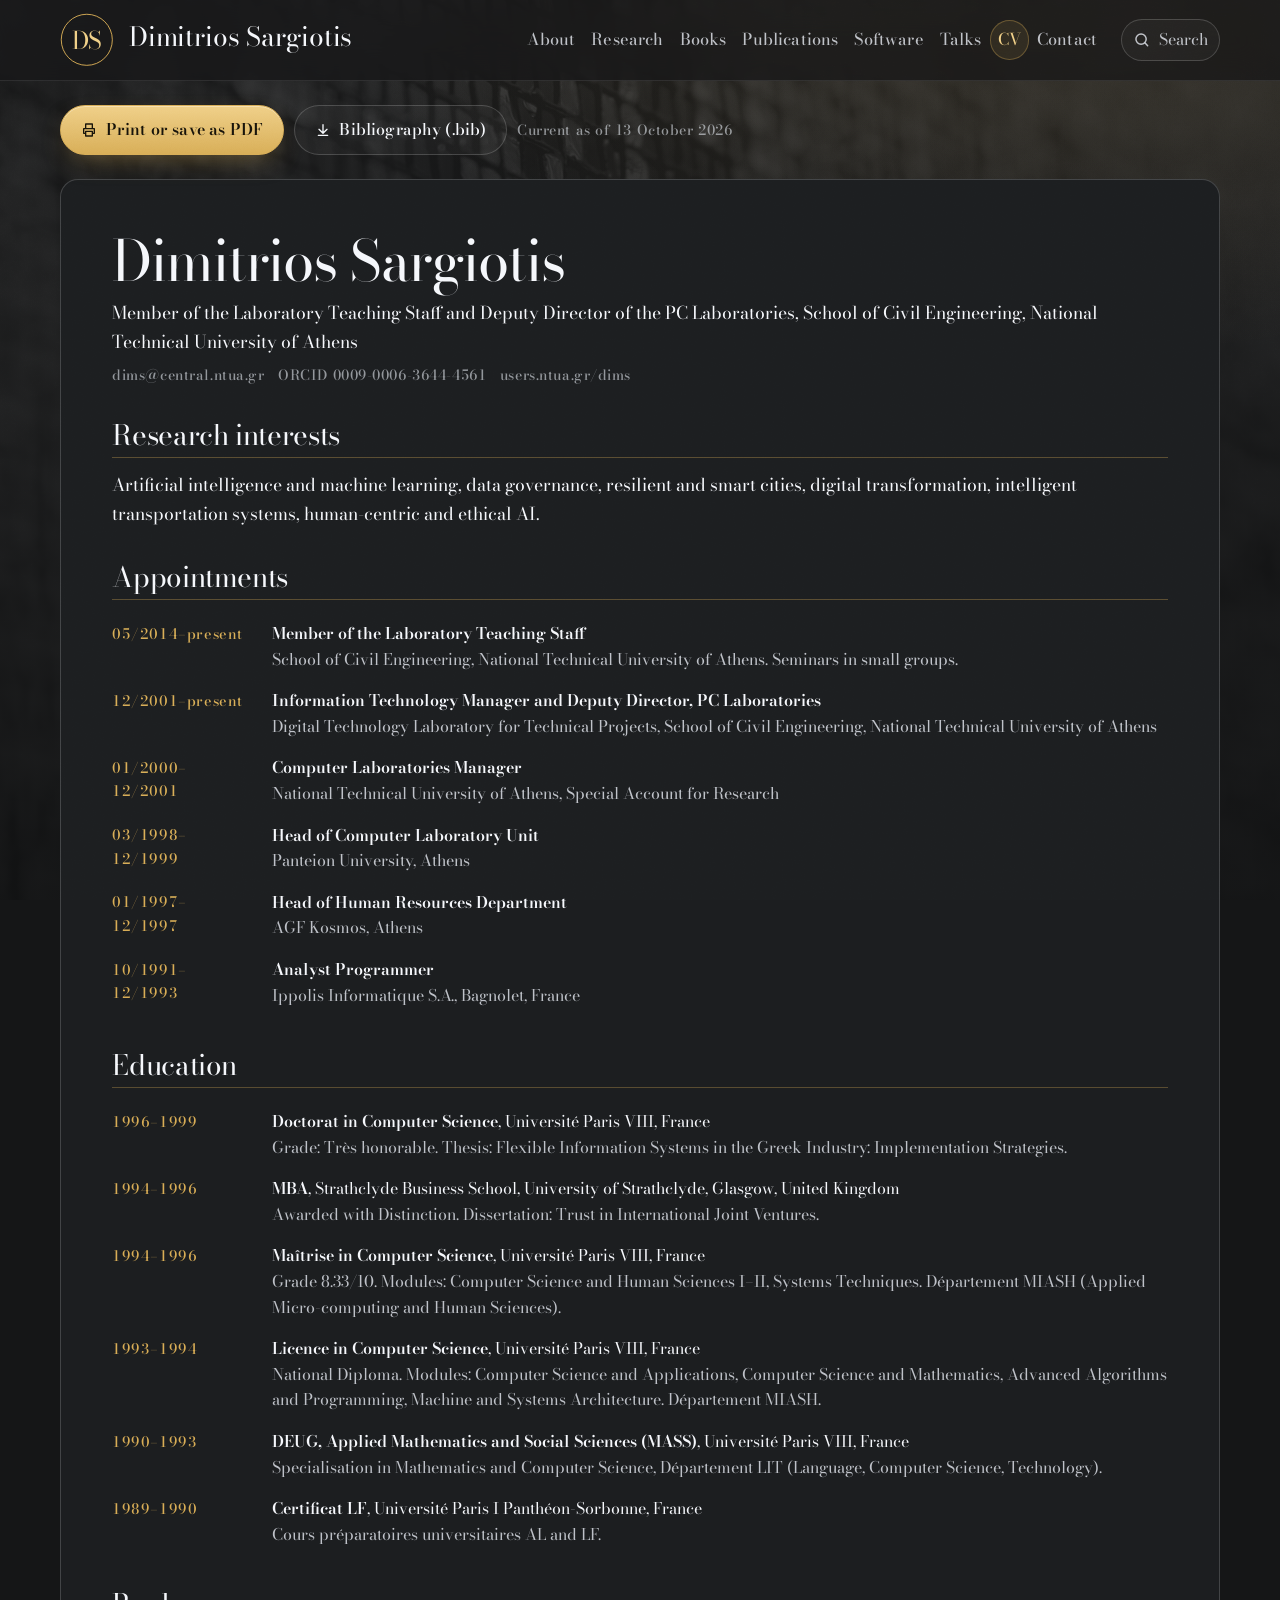
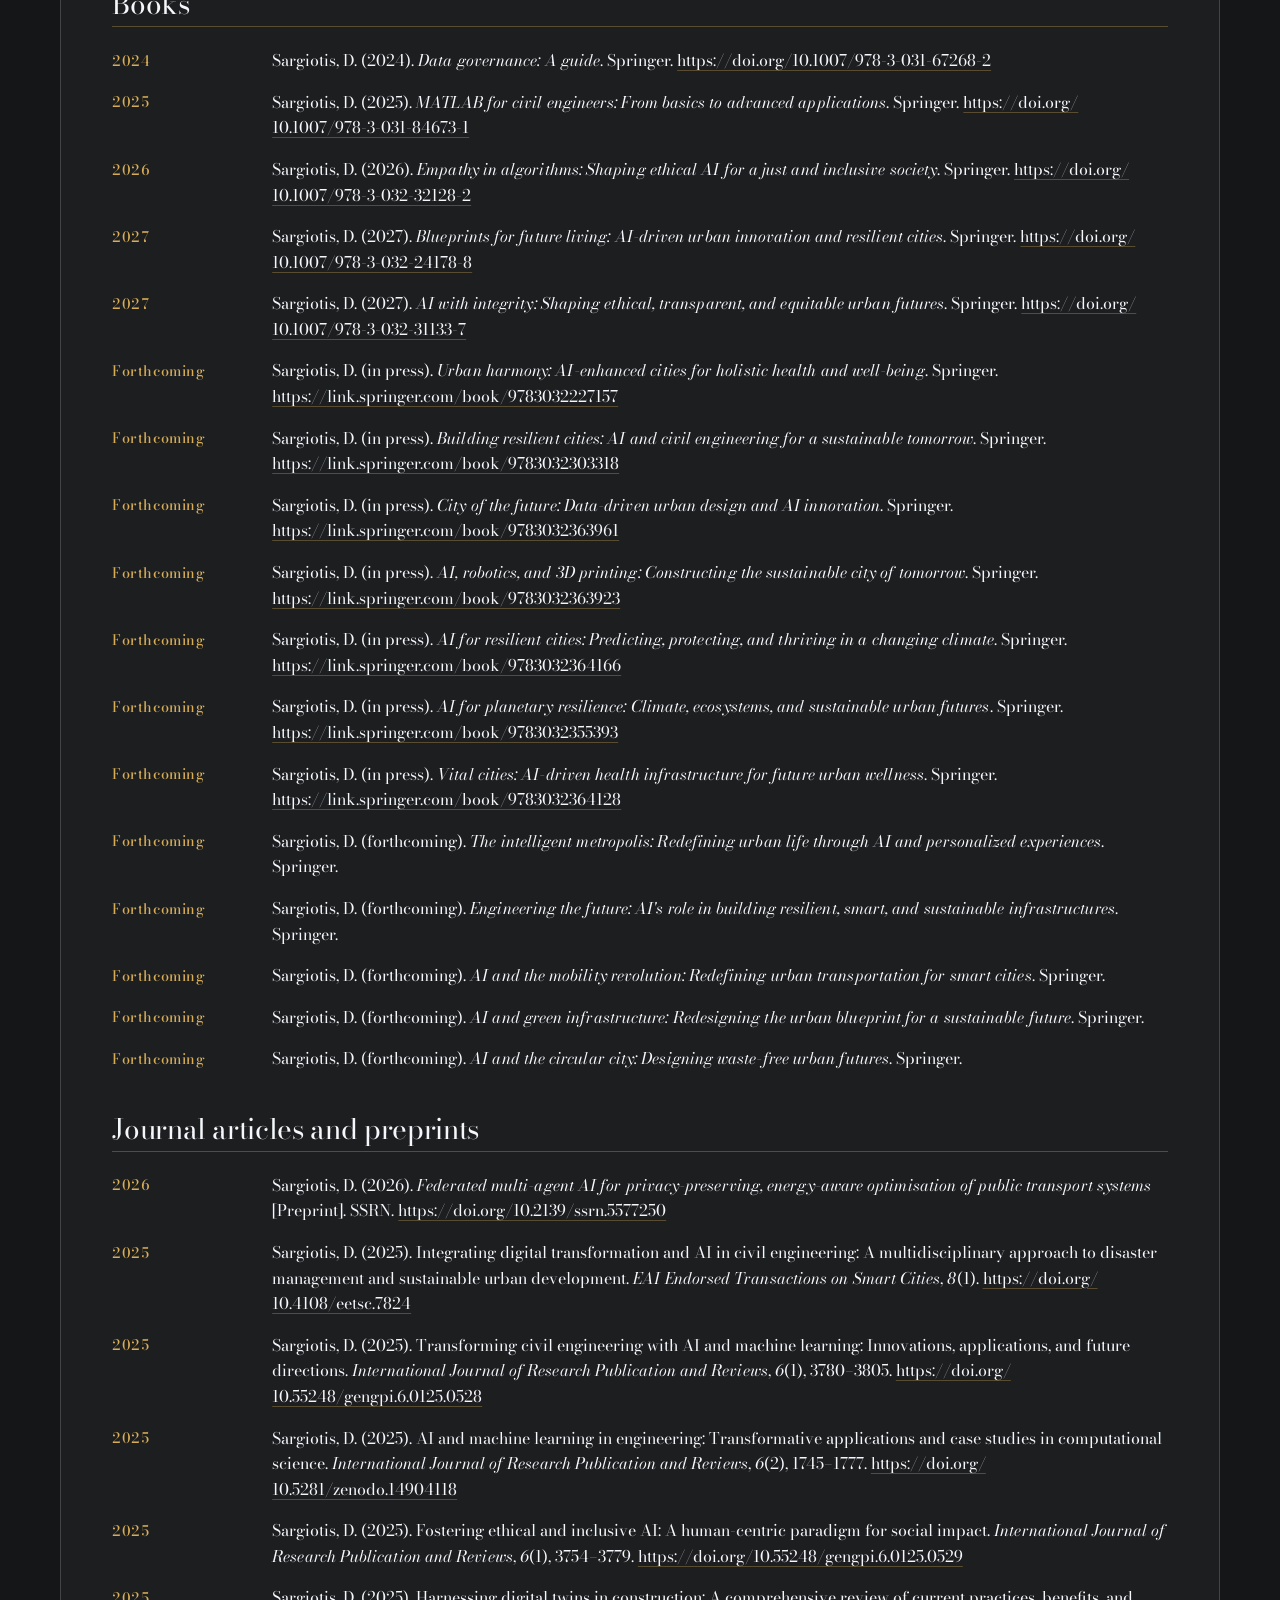
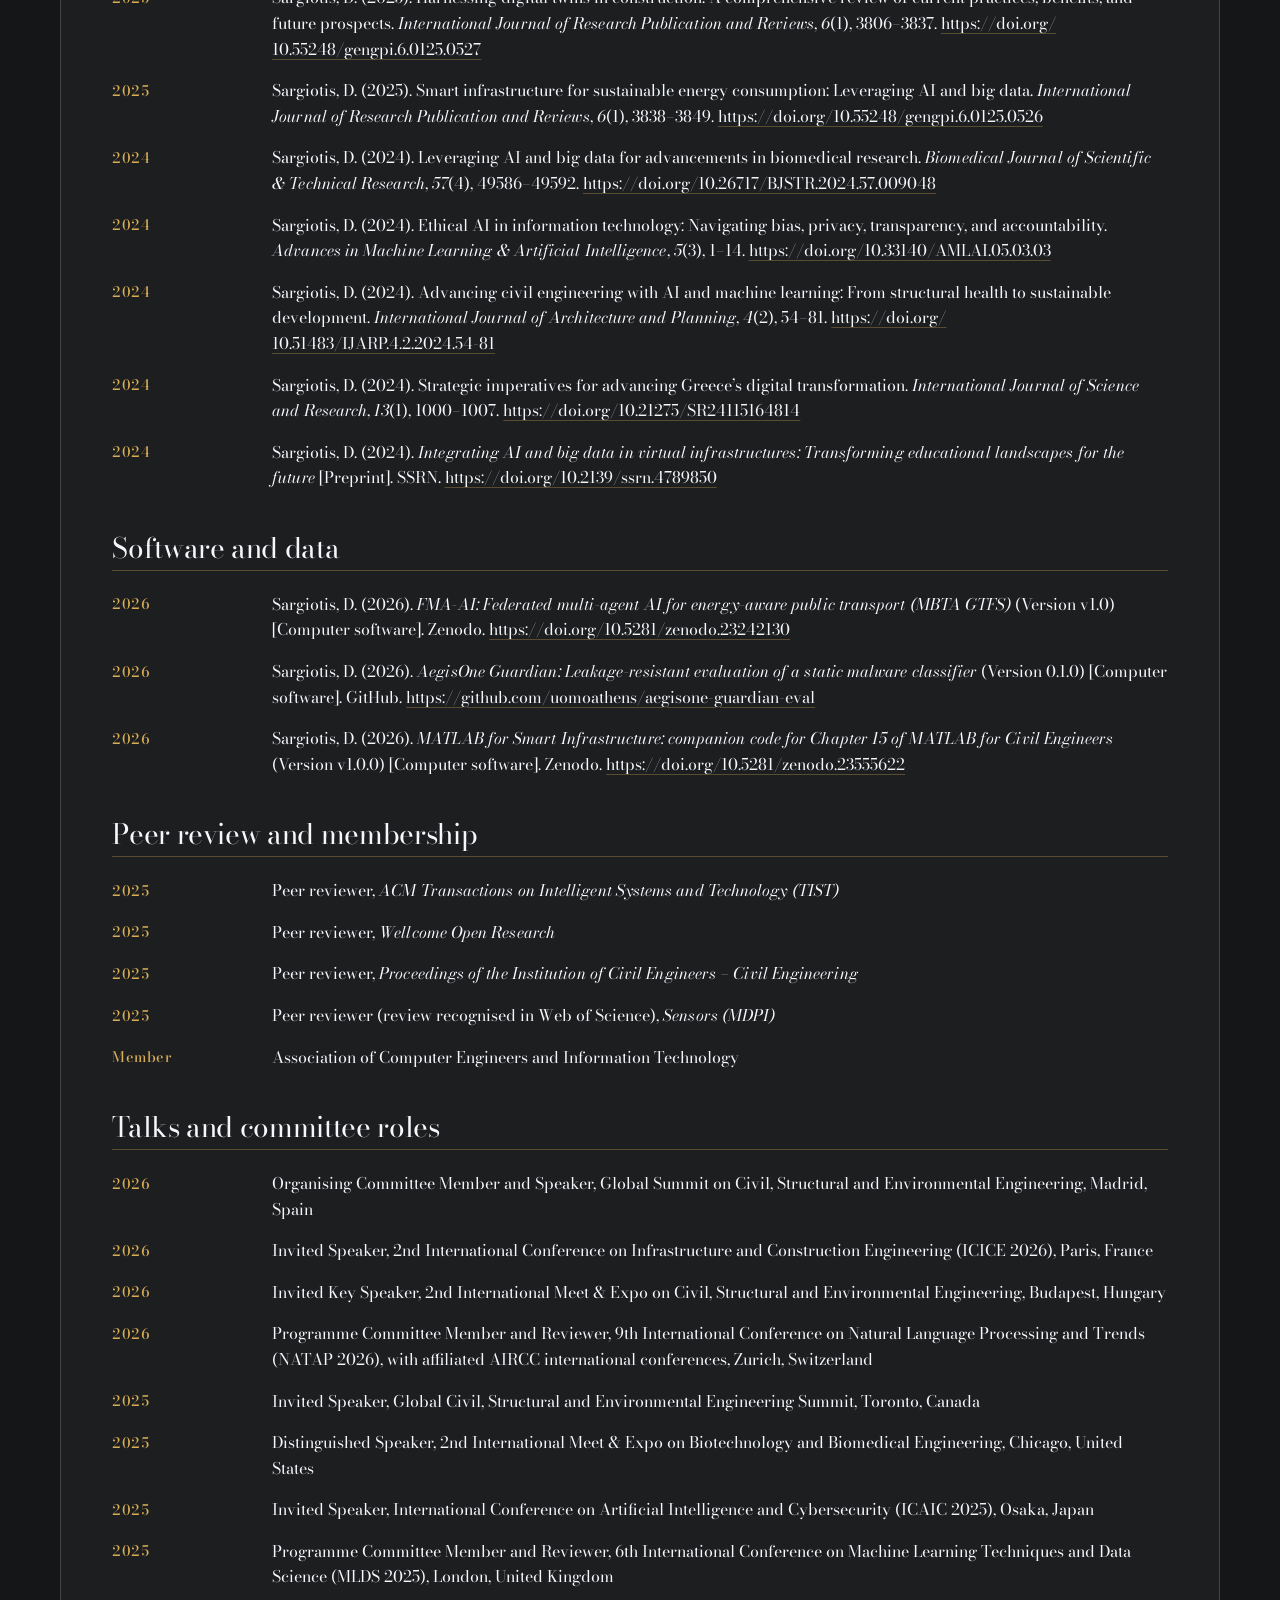
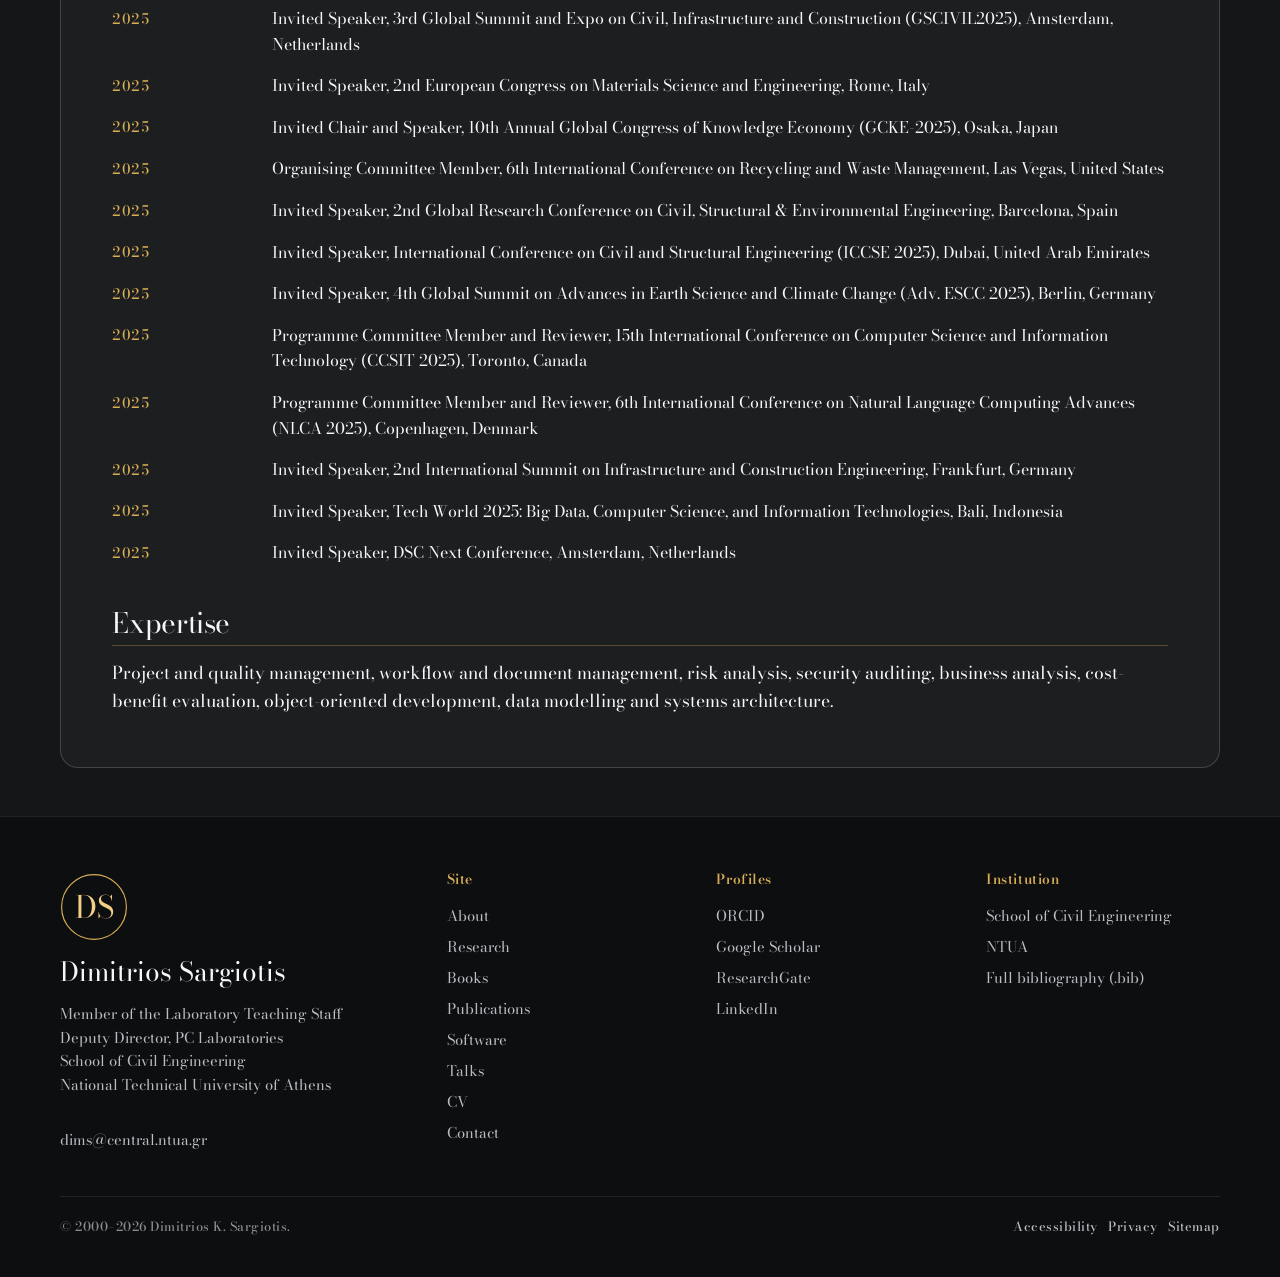
<file: cv.html>
<!doctype html>
<html lang="en-GB">
<head>
<meta charset="utf-8">
<meta name="viewport" content="width=device-width, initial-scale=1, viewport-fit=cover">
<title>Dimitrios Sargiotis · Curriculum Vitae</title>
<meta name="description" content="Curriculum vitae of Dr Dimitrios Sargiotis: appointments, education, books, articles, peer review and invited talks.">
<meta name="author" content="Dimitrios Sargiotis">
<link rel="canonical" href="http://users.ntua.gr/dims/cv.html">
<meta name="color-scheme" content="dark">
<meta name="theme-color" content="#151617">
<meta property="og:type" content="website">
<meta property="og:site_name" content="Dimitrios Sargiotis">
<meta property="og:title" content="Dimitrios Sargiotis · Curriculum Vitae">
<meta property="og:description" content="Curriculum vitae of Dr Dimitrios Sargiotis: appointments, education, books, articles, peer review and invited talks.">
<meta property="og:url" content="http://users.ntua.gr/dims/cv.html">
<meta property="og:image" content="http://users.ntua.gr/dims/images/og-image.jpg">
<meta property="og:image:width" content="1200">
<meta property="og:image:height" content="630">
<meta property="og:image:alt" content="Dimitrios Sargiotis, National Technical University of Athens">
<meta property="og:locale" content="en_GB">
<meta name="twitter:card" content="summary_large_image">
<meta name="twitter:title" content="Dimitrios Sargiotis · Curriculum Vitae">
<meta name="twitter:description" content="Curriculum vitae of Dr Dimitrios Sargiotis: appointments, education, books, articles, peer review and invited talks.">
<meta name="twitter:image" content="http://users.ntua.gr/dims/images/og-image.jpg">
<link rel="icon" href="images/favicon.ico" sizes="16x16 32x32 48x48">
<link rel="icon" href="images/fasvico.png" type="image/png" sizes="103x101">
<link rel="apple-touch-icon" href="images/fasvico.png">
<link rel="manifest" href="manifest.webmanifest">
<link rel="sitemap" type="application/xml" href="sitemap.xml">
<link rel="preload" href="assets/fonts/bodoni-moda-latin-standard-normal.woff2" as="font" type="font/woff2" crossorigin>
<link rel="preload" href="assets/fonts/bodoni-moda-latin-standard-italic.woff2" as="font" type="font/woff2" crossorigin>
<link rel="stylesheet" href="assets/css/site.css">
<script>document.documentElement.classList.add("js")</script>
<script type="speculationrules">{"prerender": [{"where": {"and": [{"selector_matches": "a[href$='.html']"}, {"not": {"selector_matches": "[target=_blank]"}}]}, "eagerness": "moderate"}]}</script>
<script type="application/ld+json">{"@context":"https://schema.org","@graph":[{"@type":"Person","@id":"http://users.ntua.gr/dims/#person","name":"Dimitrios Sargiotis","givenName":"Dimitrios","familyName":"Sargiotis","honorificPrefix":"Dr","jobTitle":"Member of the Laboratory Teaching Staff","url":"http://users.ntua.gr/dims/","image":"http://users.ntua.gr/dims/images/dimitrios-sargiotis.jpg","email":"mailto:dims@central.ntua.gr","worksFor":{"@type":"CollegeOrUniversity","name":"National Technical University of Athens","url":"https://www.ntua.gr/en/","department":{"@type":"Organization","name":"School of Civil Engineering","url":"https://www.civil.ntua.gr/en/"}},"alumniOf":[{"@type":"CollegeOrUniversity","name":"Université Paris VIII"},{"@type":"CollegeOrUniversity","name":"University of Strathclyde"}],"identifier":{"@type":"PropertyValue","propertyID":"ORCID","value":"0009-0006-3644-4561"},"knowsAbout":["Artificial intelligence","Machine learning","Data governance","Digital twins","Smart cities","Urban resilience","Intelligent transportation systems","Digital transformation","Civil engineering","Ethical AI"],"sameAs":["https://orcid.org/0009-0006-3644-4561","https://scholar.google.com/citations?user=M3zEWwEAAAAJ","https://www.researchgate.net/profile/Dimitrios-Sargiotis-2","https://www.linkedin.com/in/dimitrios-sargiotis-2827502b0/"]},{"@type":"WebSite","@id":"http://users.ntua.gr/dims/#site","url":"http://users.ntua.gr/dims/","name":"Dimitrios Sargiotis","inLanguage":"en-GB","publisher":{"@id":"http://users.ntua.gr/dims/#person"}}]}</script>
<script src="assets/js/site.js" defer></script>
</head>
<body>
<a class="skip" href="#main">Skip to content</a>
<div class="progress" aria-hidden="true"></div>
<header class="site-header">
<div class="wrap bar">
<a class="brand" href="index.html" aria-label="Dimitrios Sargiotis, home"><svg class="brand-mark" viewBox="0 0 64 64" aria-hidden="true" focusable="false"><circle class="bm-ring" cx="32" cy="32" r="30.5"/><text class="bm-t" x="32" y="42.6">DS</text></svg><span class="brand-name">Dimitrios Sargiotis</span></a>
<nav class="nav" aria-label="Main"><a href="about.html">About</a><a href="research.html">Research</a><a href="books.html">Books</a><a href="publications.html">Publications</a><a href="software.html">Software</a><a href="talks.html">Talks</a><a href="cv.html" aria-current="page">CV</a><a href="contact.html">Contact</a></nav>
<div class="tools">
<button class="icon-btn" type="button" data-palette-open aria-label="Search the site"><svg viewBox="0 0 24 24" fill="none" stroke="currentColor" stroke-width="2" stroke-linecap="round" aria-hidden="true"><circle cx="11" cy="11" r="7"/><path d="m20 20-3.5-3.5"/></svg><span class="search-label">Search</span><span class="kbd" data-kbd aria-hidden="true">Ctrl K</span></button>
<button class="icon-btn menu-btn" type="button" popovertarget="site-menu" aria-expanded="false" aria-label="Open menu"><svg viewBox="0 0 24 24" fill="none" stroke="currentColor" stroke-width="2" stroke-linecap="round" aria-hidden="true"><path d="M4 7h16M4 12h16M4 17h16"/></svg></button>
</div>
</div>
<nav id="site-menu" class="sheet" popover aria-label="Menu"><div class="sheet-top"><a class="brand" href="index.html"><svg class="brand-mark" viewBox="0 0 64 64" aria-hidden="true" focusable="false"><circle class="bm-ring" cx="32" cy="32" r="30.5"/><text class="bm-t" x="32" y="42.6">DS</text></svg><span class="brand-name">Dimitrios Sargiotis</span></a><button class="icon-btn" type="button" popovertarget="site-menu" popovertargetaction="hide" aria-label="Close menu"><svg viewBox="0 0 24 24" fill="none" stroke="currentColor" stroke-width="2" stroke-linecap="round" aria-hidden="true"><path d="M6 6l12 12M18 6 6 18"/></svg></button></div><ul role="list"><li><a href="index.html">Home<small>Overview</small></a></li><li><a href="about.html">About<small>Biography and education</small></a></li><li><a href="research.html">Research<small>Statement and themes</small></a></li><li><a href="books.html">Books<small>Seventeen Springer volumes</small></a></li><li><a href="publications.html">Publications<small>Articles and citations</small></a></li><li><a href="software.html">Software<small>Code and data</small></a></li><li><a href="talks.html">Talks<small>Lectures and review</small></a></li><li><a href="cv.html" aria-current="page">CV<small>Printable record</small></a></li><li><a href="contact.html">Contact<small>Email and address</small></a></li></ul><div class="sheet-foot"><a class="gold" href="mailto:dims@central.ntua.gr">dims@central.ntua.gr</a><div class="tags"><a class="tag" href="https://orcid.org/0009-0006-3644-4561" target="_blank" rel="me noopener">ORCID</a><a class="tag" href="https://scholar.google.com/citations?user=M3zEWwEAAAAJ" target="_blank" rel="me noopener">Google Scholar</a><a class="tag" href="https://www.researchgate.net/profile/Dimitrios-Sargiotis-2" target="_blank" rel="me noopener">ResearchGate</a><a class="tag" href="https://www.linkedin.com/in/dimitrios-sargiotis-2827502b0/" target="_blank" rel="me noopener">LinkedIn</a></div></div></nav>
</header>
<main id="main">
<div class="wrap">
<div class="cv-tools no-print"><button class="btn" type="button" data-print><svg viewBox="0 0 24 24" fill="none" stroke="currentColor" stroke-width="2" stroke-linejoin="round" aria-hidden="true"><path d="M7 9V3h10v6M7 17H4v-7h16v7h-3M7 14h10v7H7z"/></svg>Print or save as PDF</button><a class="btn ghost" href="sargiotis.bib" download><svg viewBox="0 0 24 24" fill="none" stroke="currentColor" stroke-width="2" stroke-linecap="round" stroke-linejoin="round" aria-hidden="true"><path d="M12 4v12M6 11l6 6 6-6M5 20h14"/></svg>Bibliography (.bib)</a><span class="meta">Current as of 13 October 2026</span></div>
<article class="cv-page">
<header class="cv-head"><h1>Dimitrios Sargiotis</h1><p>Member of the Laboratory Teaching Staff and Deputy Director of the PC Laboratories, School of Civil Engineering, National Technical University of Athens</p><p class="meta">dims@central.ntua.gr&nbsp;&nbsp; ORCID 0009-0006-3644-4561&nbsp;&nbsp; users.ntua.gr/dims</p></header>
<h2>Research interests</h2><p>Artificial intelligence and machine learning, data governance, resilient and smart cities, digital transformation, intelligent transportation systems, human-centric and ethical AI.</p>
<h2>Appointments</h2><div class="cv-row"><span class="when">05/2014–present</span><div><b>Member of the Laboratory Teaching Staff</b><p>School of Civil Engineering, National Technical University of Athens. Seminars in small groups.</p></div></div><div class="cv-row"><span class="when">12/2001–present</span><div><b>Information Technology Manager and Deputy Director, PC Laboratories</b><p>Digital Technology Laboratory for Technical Projects, School of Civil Engineering, National Technical University of Athens</p></div></div><div class="cv-row"><span class="when">01/2000–12/2001</span><div><b>Computer Laboratories Manager</b><p>National Technical University of Athens, Special Account for Research</p></div></div><div class="cv-row"><span class="when">03/1998–12/1999</span><div><b>Head of Computer Laboratory Unit</b><p>Panteion University, Athens</p></div></div><div class="cv-row"><span class="when">01/1997–12/1997</span><div><b>Head of Human Resources Department</b><p>AGF Kosmos, Athens</p></div></div><div class="cv-row"><span class="when">10/1991–12/1993</span><div><b>Analyst Programmer</b><p>Ippolis Informatique S.A., Bagnolet, France</p></div></div>
<h2>Education</h2><div class="cv-row"><span class="when">1996–1999</span><div><b>Doctorat in Computer Science</b>, Université Paris VIII, France<p>Grade: Très honorable. Thesis: Flexible Information Systems in the Greek Industry: Implementation Strategies.</p></div></div><div class="cv-row"><span class="when">1994–1996</span><div><b>MBA</b>, Strathclyde Business School, University of Strathclyde, Glasgow, United Kingdom<p>Awarded with Distinction. Dissertation: Trust in International Joint Ventures.</p></div></div><div class="cv-row"><span class="when">1994–1996</span><div><b>Maîtrise in Computer Science</b>, Université Paris VIII, France<p>Grade 8.33/10. Modules: Computer Science and Human Sciences I–II, Systems Techniques. Département MIASH (Applied Micro-computing and Human Sciences).</p></div></div><div class="cv-row"><span class="when">1993–1994</span><div><b>Licence in Computer Science</b>, Université Paris VIII, France<p>National Diploma. Modules: Computer Science and Applications, Computer Science and Mathematics, Advanced Algorithms and Programming, Machine and Systems Architecture. Département MIASH.</p></div></div><div class="cv-row"><span class="when">1990–1993</span><div><b>DEUG, Applied Mathematics and Social Sciences (MASS)</b>, Université Paris VIII, France<p>Specialisation in Mathematics and Computer Science, Département LIT (Language, Computer Science, Technology).</p></div></div><div class="cv-row"><span class="when">1989–1990</span><div><b>Certificat LF</b>, Université Paris I Panthéon-Sorbonne, France<p>Cours préparatoires universitaires AL and LF.</p></div></div>
<h2>Books</h2><div class="cv-row"><span class="when">2024</span><div>Sargiotis, D. (2024). <i>Data governance: A guide</i>. Springer. <a href="https://doi.org/10.1007/978-3-031-67268-2">https://doi.org/<wbr><span class="nw">10.1007/978-3-031-67268-2</span></a></div></div><div class="cv-row"><span class="when">2025</span><div>Sargiotis, D. (2025). <i>MATLAB for civil engineers: From basics to advanced applications</i>. Springer. <a href="https://doi.org/10.1007/978-3-031-84673-1">https://doi.org/<wbr><span class="nw">10.1007/978-3-031-84673-1</span></a></div></div><div class="cv-row"><span class="when">2026</span><div>Sargiotis, D. (2026). <i>Empathy in algorithms: Shaping ethical AI for a just and inclusive society</i>. Springer. <a href="https://doi.org/10.1007/978-3-032-32128-2">https://doi.org/<wbr><span class="nw">10.1007/978-3-032-32128-2</span></a></div></div><div class="cv-row"><span class="when">2027</span><div>Sargiotis, D. (2027). <i>Blueprints for future living: AI-driven urban innovation and resilient cities</i>. Springer. <a href="https://doi.org/10.1007/978-3-032-24178-8">https://doi.org/<wbr><span class="nw">10.1007/978-3-032-24178-8</span></a></div></div><div class="cv-row"><span class="when">2027</span><div>Sargiotis, D. (2027). <i>AI with integrity: Shaping ethical, transparent, and equitable urban futures</i>. Springer. <a href="https://doi.org/10.1007/978-3-032-31133-7">https://doi.org/<wbr><span class="nw">10.1007/978-3-032-31133-7</span></a></div></div><div class="cv-row"><span class="when">Forthcoming</span><div>Sargiotis, D. (in press). <i>Urban harmony: AI-enhanced cities for holistic health and well-being</i>. Springer. <a href="https://link.springer.com/book/9783032227157">https://link.springer.com/book/<wbr><span class="nw">9783032227157</span></a></div></div><div class="cv-row"><span class="when">Forthcoming</span><div>Sargiotis, D. (in press). <i>Building resilient cities: AI and civil engineering for a sustainable tomorrow</i>. Springer. <a href="https://link.springer.com/book/9783032303318">https://link.springer.com/book/<wbr><span class="nw">9783032303318</span></a></div></div><div class="cv-row"><span class="when">Forthcoming</span><div>Sargiotis, D. (in press). <i>City of the future: Data-driven urban design and AI innovation</i>. Springer. <a href="https://link.springer.com/book/9783032363961">https://link.springer.com/book/<wbr><span class="nw">9783032363961</span></a></div></div><div class="cv-row"><span class="when">Forthcoming</span><div>Sargiotis, D. (in press). <i>AI, robotics, and 3D printing: Constructing the sustainable city of tomorrow</i>. Springer. <a href="https://link.springer.com/book/9783032363923">https://link.springer.com/book/<wbr><span class="nw">9783032363923</span></a></div></div><div class="cv-row"><span class="when">Forthcoming</span><div>Sargiotis, D. (in press). <i>AI for resilient cities: Predicting, protecting, and thriving in a changing climate</i>. Springer. <a href="https://link.springer.com/book/9783032364166">https://link.springer.com/book/<wbr><span class="nw">9783032364166</span></a></div></div><div class="cv-row"><span class="when">Forthcoming</span><div>Sargiotis, D. (in press). <i>AI for planetary resilience: Climate, ecosystems, and sustainable urban futures</i>. Springer. <a href="https://link.springer.com/book/9783032355393">https://link.springer.com/book/<wbr><span class="nw">9783032355393</span></a></div></div><div class="cv-row"><span class="when">Forthcoming</span><div>Sargiotis, D. (in press). <i>Vital cities: AI-driven health infrastructure for future urban wellness</i>. Springer. <a href="https://link.springer.com/book/9783032364128">https://link.springer.com/book/<wbr><span class="nw">9783032364128</span></a></div></div><div class="cv-row"><span class="when">Forthcoming</span><div>Sargiotis, D. (forthcoming). <i>The intelligent metropolis: Redefining urban life through AI and personalized experiences</i>. Springer.</div></div><div class="cv-row"><span class="when">Forthcoming</span><div>Sargiotis, D. (forthcoming). <i>Engineering the future: AI&#x27;s role in building resilient, smart, and sustainable infrastructures</i>. Springer.</div></div><div class="cv-row"><span class="when">Forthcoming</span><div>Sargiotis, D. (forthcoming). <i>AI and the mobility revolution: Redefining urban transportation for smart cities</i>. Springer.</div></div><div class="cv-row"><span class="when">Forthcoming</span><div>Sargiotis, D. (forthcoming). <i>AI and green infrastructure: Redesigning the urban blueprint for a sustainable future</i>. Springer.</div></div><div class="cv-row"><span class="when">Forthcoming</span><div>Sargiotis, D. (forthcoming). <i>AI and the circular city: Designing waste-free urban futures</i>. Springer.</div></div>
<h2>Journal articles and preprints</h2><div class="cv-row"><span class="when">2026</span><div>Sargiotis, D. (2026). <i>Federated multi-agent AI for privacy-preserving, energy-aware optimisation of public transport systems</i> [Preprint]. SSRN. <a href="https://doi.org/10.2139/ssrn.5577250">https://doi.org/<wbr><span class="nw">10.2139/ssrn.5577250</span></a></div></div><div class="cv-row"><span class="when">2025</span><div>Sargiotis, D. (2025). Integrating digital transformation and AI in civil engineering: A multidisciplinary approach to disaster management and sustainable urban development. <i>EAI Endorsed Transactions on Smart Cities</i>, <i>8</i>(1). <a href="https://doi.org/10.4108/eetsc.7824">https://doi.org/<wbr><span class="nw">10.4108/eetsc.7824</span></a></div></div><div class="cv-row"><span class="when">2025</span><div>Sargiotis, D. (2025). Transforming civil engineering with AI and machine learning: Innovations, applications, and future directions. <i>International Journal of Research Publication and Reviews</i>, <i>6</i>(1), 3780–3805. <a href="https://doi.org/10.55248/gengpi.6.0125.0528">https://doi.org/<wbr><span class="nw">10.55248/gengpi.6.0125.0528</span></a></div></div><div class="cv-row"><span class="when">2025</span><div>Sargiotis, D. (2025). AI and machine learning in engineering: Transformative applications and case studies in computational science. <i>International Journal of Research Publication and Reviews</i>, <i>6</i>(2), 1745–1777. <a href="https://doi.org/10.5281/zenodo.14904118">https://doi.org/<wbr><span class="nw">10.5281/zenodo.14904118</span></a></div></div><div class="cv-row"><span class="when">2025</span><div>Sargiotis, D. (2025). Fostering ethical and inclusive AI: A human-centric paradigm for social impact. <i>International Journal of Research Publication and Reviews</i>, <i>6</i>(1), 3754–3779. <a href="https://doi.org/10.55248/gengpi.6.0125.0529">https://doi.org/<wbr><span class="nw">10.55248/gengpi.6.0125.0529</span></a></div></div><div class="cv-row"><span class="when">2025</span><div>Sargiotis, D. (2025). Harnessing digital twins in construction: A comprehensive review of current practices, benefits, and future prospects. <i>International Journal of Research Publication and Reviews</i>, <i>6</i>(1), 3806–3837. <a href="https://doi.org/10.55248/gengpi.6.0125.0527">https://doi.org/<wbr><span class="nw">10.55248/gengpi.6.0125.0527</span></a></div></div><div class="cv-row"><span class="when">2025</span><div>Sargiotis, D. (2025). Smart infrastructure for sustainable energy consumption: Leveraging AI and big data. <i>International Journal of Research Publication and Reviews</i>, <i>6</i>(1), 3838–3849. <a href="https://doi.org/10.55248/gengpi.6.0125.0526">https://doi.org/<wbr><span class="nw">10.55248/gengpi.6.0125.0526</span></a></div></div><div class="cv-row"><span class="when">2024</span><div>Sargiotis, D. (2024). Leveraging AI and big data for advancements in biomedical research. <i>Biomedical Journal of Scientific &amp; Technical Research</i>, <i>57</i>(4), 49586–49592. <a href="https://doi.org/10.26717/BJSTR.2024.57.009048">https://doi.org/<wbr><span class="nw">10.26717/BJSTR.2024.57.009048</span></a></div></div><div class="cv-row"><span class="when">2024</span><div>Sargiotis, D. (2024). Ethical AI in information technology: Navigating bias, privacy, transparency, and accountability. <i>Advances in Machine Learning &amp; Artificial Intelligence</i>, <i>5</i>(3), 1–14. <a href="https://doi.org/10.33140/AMLAI.05.03.03">https://doi.org/<wbr><span class="nw">10.33140/AMLAI.05.03.03</span></a></div></div><div class="cv-row"><span class="when">2024</span><div>Sargiotis, D. (2024). Advancing civil engineering with AI and machine learning: From structural health to sustainable development. <i>International Journal of Architecture and Planning</i>, <i>4</i>(2), 54–81. <a href="https://doi.org/10.51483/IJARP.4.2.2024.54-81">https://doi.org/<wbr><span class="nw">10.51483/IJARP.4.2.2024.54-81</span></a></div></div><div class="cv-row"><span class="when">2024</span><div>Sargiotis, D. (2024). Strategic imperatives for advancing Greece’s digital transformation. <i>International Journal of Science and Research</i>, <i>13</i>(1), 1000–1007. <a href="https://doi.org/10.21275/SR24115164814">https://doi.org/<wbr><span class="nw">10.21275/SR24115164814</span></a></div></div><div class="cv-row"><span class="when">2024</span><div>Sargiotis, D. (2024). <i>Integrating AI and big data in virtual infrastructures: Transforming educational landscapes for the future</i> [Preprint]. SSRN. <a href="https://doi.org/10.2139/ssrn.4789850">https://doi.org/<wbr><span class="nw">10.2139/ssrn.4789850</span></a></div></div>
<h2>Software and data</h2><div class="cv-row"><span class="when">2026</span><div>Sargiotis, D. (2026). <i>FMA-AI: Federated multi-agent AI for energy-aware public transport (MBTA GTFS)</i> (Version v1.0) [Computer software]. Zenodo. <a href="https://doi.org/10.5281/zenodo.23242130">https://doi.org/<wbr><span class="nw">10.5281/zenodo.23242130</span></a></div></div><div class="cv-row"><span class="when">2026</span><div>Sargiotis, D. (2026). <i>AegisOne Guardian: Leakage-resistant evaluation of a static malware classifier</i> (Version 0.1.0) [Computer software]. GitHub. <a href="https://github.com/uomoathens/aegisone-guardian-eval">https://github.com/uomoathens/<wbr><span class="nw">aegisone-guardian-eval</span></a></div></div><div class="cv-row"><span class="when">2026</span><div>Sargiotis, D. (2026). <i>MATLAB for Smart Infrastructure: companion code for Chapter 15 of MATLAB for Civil Engineers</i> (Version v1.0.0) [Computer software]. Zenodo. <a href="https://doi.org/10.5281/zenodo.23555622">https://doi.org/<wbr><span class="nw">10.5281/zenodo.23555622</span></a></div></div><h2>Peer review and membership</h2><div class="cv-row"><span class="when">2025</span><div>Peer reviewer, <i>ACM Transactions on Intelligent Systems and Technology (TIST)</i></div></div><div class="cv-row"><span class="when">2025</span><div>Peer reviewer, <i>Wellcome Open Research</i></div></div><div class="cv-row"><span class="when">2025</span><div>Peer reviewer, <i>Proceedings of the Institution of Civil Engineers – Civil Engineering</i></div></div><div class="cv-row"><span class="when">2025</span><div>Peer reviewer (review recognised in Web of Science), <i>Sensors (MDPI)</i></div></div><div class="cv-row"><span class="when">Member</span><div>Association of Computer Engineers and Information Technology</div></div>
<h2>Talks and committee roles</h2><div class="cv-row"><span class="when">2026</span><div>Organising Committee Member and Speaker, Global Summit on Civil, Structural and Environmental Engineering, Madrid, Spain</div></div><div class="cv-row"><span class="when">2026</span><div>Invited Speaker, 2nd International Conference on Infrastructure and Construction Engineering (ICICE 2026), Paris, France</div></div><div class="cv-row"><span class="when">2026</span><div>Invited Key Speaker, 2nd International Meet &amp; Expo on Civil, Structural and Environmental Engineering, Budapest, Hungary</div></div><div class="cv-row"><span class="when">2026</span><div>Programme Committee Member and Reviewer, 9th International Conference on Natural Language Processing and Trends (NATAP 2026), with affiliated AIRCC international conferences, Zurich, Switzerland</div></div><div class="cv-row"><span class="when">2025</span><div>Invited Speaker, Global Civil, Structural and Environmental Engineering Summit, Toronto, Canada</div></div><div class="cv-row"><span class="when">2025</span><div>Distinguished Speaker, 2nd International Meet &amp; Expo on Biotechnology and Biomedical Engineering, Chicago, United States</div></div><div class="cv-row"><span class="when">2025</span><div>Invited Speaker, International Conference on Artificial Intelligence and Cybersecurity (ICAIC 2025), Osaka, Japan</div></div><div class="cv-row"><span class="when">2025</span><div>Programme Committee Member and Reviewer, 6th International Conference on Machine Learning Techniques and Data Science (MLDS 2025), London, United Kingdom</div></div><div class="cv-row"><span class="when">2025</span><div>Invited Speaker, 3rd Global Summit and Expo on Civil, Infrastructure and Construction (GSCIVIL2025), Amsterdam, Netherlands</div></div><div class="cv-row"><span class="when">2025</span><div>Invited Speaker, 2nd European Congress on Materials Science and Engineering, Rome, Italy</div></div><div class="cv-row"><span class="when">2025</span><div>Invited Chair and Speaker, 10th Annual Global Congress of Knowledge Economy (GCKE-2025), Osaka, Japan</div></div><div class="cv-row"><span class="when">2025</span><div>Organising Committee Member, 6th International Conference on Recycling and Waste Management, Las Vegas, United States</div></div><div class="cv-row"><span class="when">2025</span><div>Invited Speaker, 2nd Global Research Conference on Civil, Structural &amp; Environmental Engineering, Barcelona, Spain</div></div><div class="cv-row"><span class="when">2025</span><div>Invited Speaker, International Conference on Civil and Structural Engineering (ICCSE 2025), Dubai, United Arab Emirates</div></div><div class="cv-row"><span class="when">2025</span><div>Invited Speaker, 4th Global Summit on Advances in Earth Science and Climate Change (Adv. ESCC 2025), Berlin, Germany</div></div><div class="cv-row"><span class="when">2025</span><div>Programme Committee Member and Reviewer, 15th International Conference on Computer Science and Information Technology (CCSIT 2025), Toronto, Canada</div></div><div class="cv-row"><span class="when">2025</span><div>Programme Committee Member and Reviewer, 6th International Conference on Natural Language Computing Advances (NLCA 2025), Copenhagen, Denmark</div></div><div class="cv-row"><span class="when">2025</span><div>Invited Speaker, 2nd International Summit on Infrastructure and Construction Engineering, Frankfurt, Germany</div></div><div class="cv-row"><span class="when">2025</span><div>Invited Speaker, Tech World 2025: Big Data, Computer Science, and Information Technologies, Bali, Indonesia</div></div><div class="cv-row"><span class="when">2025</span><div>Invited Speaker, DSC Next Conference, Amsterdam, Netherlands</div></div>
<h2>Expertise</h2><p>Project and quality management, workflow and document management, risk analysis, security auditing, business analysis, cost-benefit evaluation, object-oriented development, data modelling and systems architecture.</p>
</article>
</div>
</main>
<footer class="site-footer">
<div class="wrap">
<div class="foot-grid">
<div class="foot-brand"><svg class="brand-mark" viewBox="0 0 64 64" aria-hidden="true" focusable="false"><circle class="bm-ring" cx="32" cy="32" r="30.5"/><text class="bm-t" x="32" y="42.6">DS</text></svg><p class="foot-name">Dimitrios Sargiotis</p><p>Member of the Laboratory Teaching Staff<br>Deputy Director, PC Laboratories<br>School of Civil Engineering<br>National Technical University of Athens</p><p class="mt-1"><a href="mailto:dims@central.ntua.gr">dims@central.ntua.gr</a></p></div>
<div><h2>Site</h2><ul role="list"><li><a href="about.html">About</a></li><li><a href="research.html">Research</a></li><li><a href="books.html">Books</a></li><li><a href="publications.html">Publications</a></li><li><a href="software.html">Software</a></li><li><a href="talks.html">Talks</a></li><li><a href="cv.html">CV</a></li><li><a href="contact.html">Contact</a></li></ul></div>
<div><h2>Profiles</h2><ul role="list"><li><a href="https://orcid.org/0009-0006-3644-4561" rel="me noopener" target="_blank">ORCID</a></li><li><a href="https://scholar.google.com/citations?user=M3zEWwEAAAAJ" rel="me noopener" target="_blank">Google Scholar</a></li><li><a href="https://www.researchgate.net/profile/Dimitrios-Sargiotis-2" rel="me noopener" target="_blank">ResearchGate</a></li><li><a href="https://www.linkedin.com/in/dimitrios-sargiotis-2827502b0/" rel="me noopener" target="_blank">LinkedIn</a></li></ul></div>
<div><h2>Institution</h2><ul role="list"><li><a href="https://www.civil.ntua.gr/en/" target="_blank" rel="noopener">School of Civil Engineering</a></li><li><a href="https://www.ntua.gr/en/" target="_blank" rel="noopener">NTUA</a></li><li><a href="sargiotis.bib" download>Full bibliography (.bib)</a></li></ul></div>
</div>
<div class="foot-base"><span>© 2000–2026 Dimitrios K. Sargiotis.</span><span><a href="accessibility.html">Accessibility</a>&nbsp;&nbsp; <a href="privacy.html">Privacy</a>&nbsp;&nbsp; <a href="sitemap.xml">Sitemap</a></span></div>
</div>
</footer>
<button class="totop" type="button" data-totop aria-label="Back to top" tabindex="-1" aria-hidden="true"><svg class="totop-ring" viewBox="0 0 52 52" aria-hidden="true"><circle class="trk" cx="26" cy="26" r="24"/><circle class="bar" cx="26" cy="26" r="24" pathLength="100"/></svg><span class="totop-arrow" aria-hidden="true"><svg viewBox="0 0 24 24" fill="none" stroke="currentColor" stroke-width="1.8" stroke-linecap="round" stroke-linejoin="round"><path d="M12 19V5M5.5 11.5 12 5l6.5 6.5"/></svg><svg viewBox="0 0 24 24" fill="none" stroke="currentColor" stroke-width="1.8" stroke-linecap="round" stroke-linejoin="round"><path d="M12 19V5M5.5 11.5 12 5l6.5 6.5"/></svg></span><span class="totop-label" aria-hidden="true">Top</span></button>
<dialog id="palette" class="palette" aria-label="Search the site">
<div class="pal-in"><svg viewBox="0 0 24 24" fill="none" stroke="currentColor" stroke-width="2" stroke-linecap="round" aria-hidden="true"><circle cx="11" cy="11" r="7"/><path d="m20 20-3.5-3.5"/></svg><label class="visually-hidden" for="pal-q">Search books, publications, talks and pages</label><input id="pal-q" type="search" placeholder="Search books, papers, talks, themes" autocomplete="off" spellcheck="false" role="combobox" aria-expanded="true" aria-controls="pal-list"><button class="pal-close" type="button" data-palette-close>Esc</button></div>
<div class="pal-res" id="pal-list" role="listbox"></div>
<div class="pal-foot"><span>↑ ↓ to move</span><span>Enter to open</span><span>Esc to close</span></div>
</dialog>
</body>
</html>
</file>
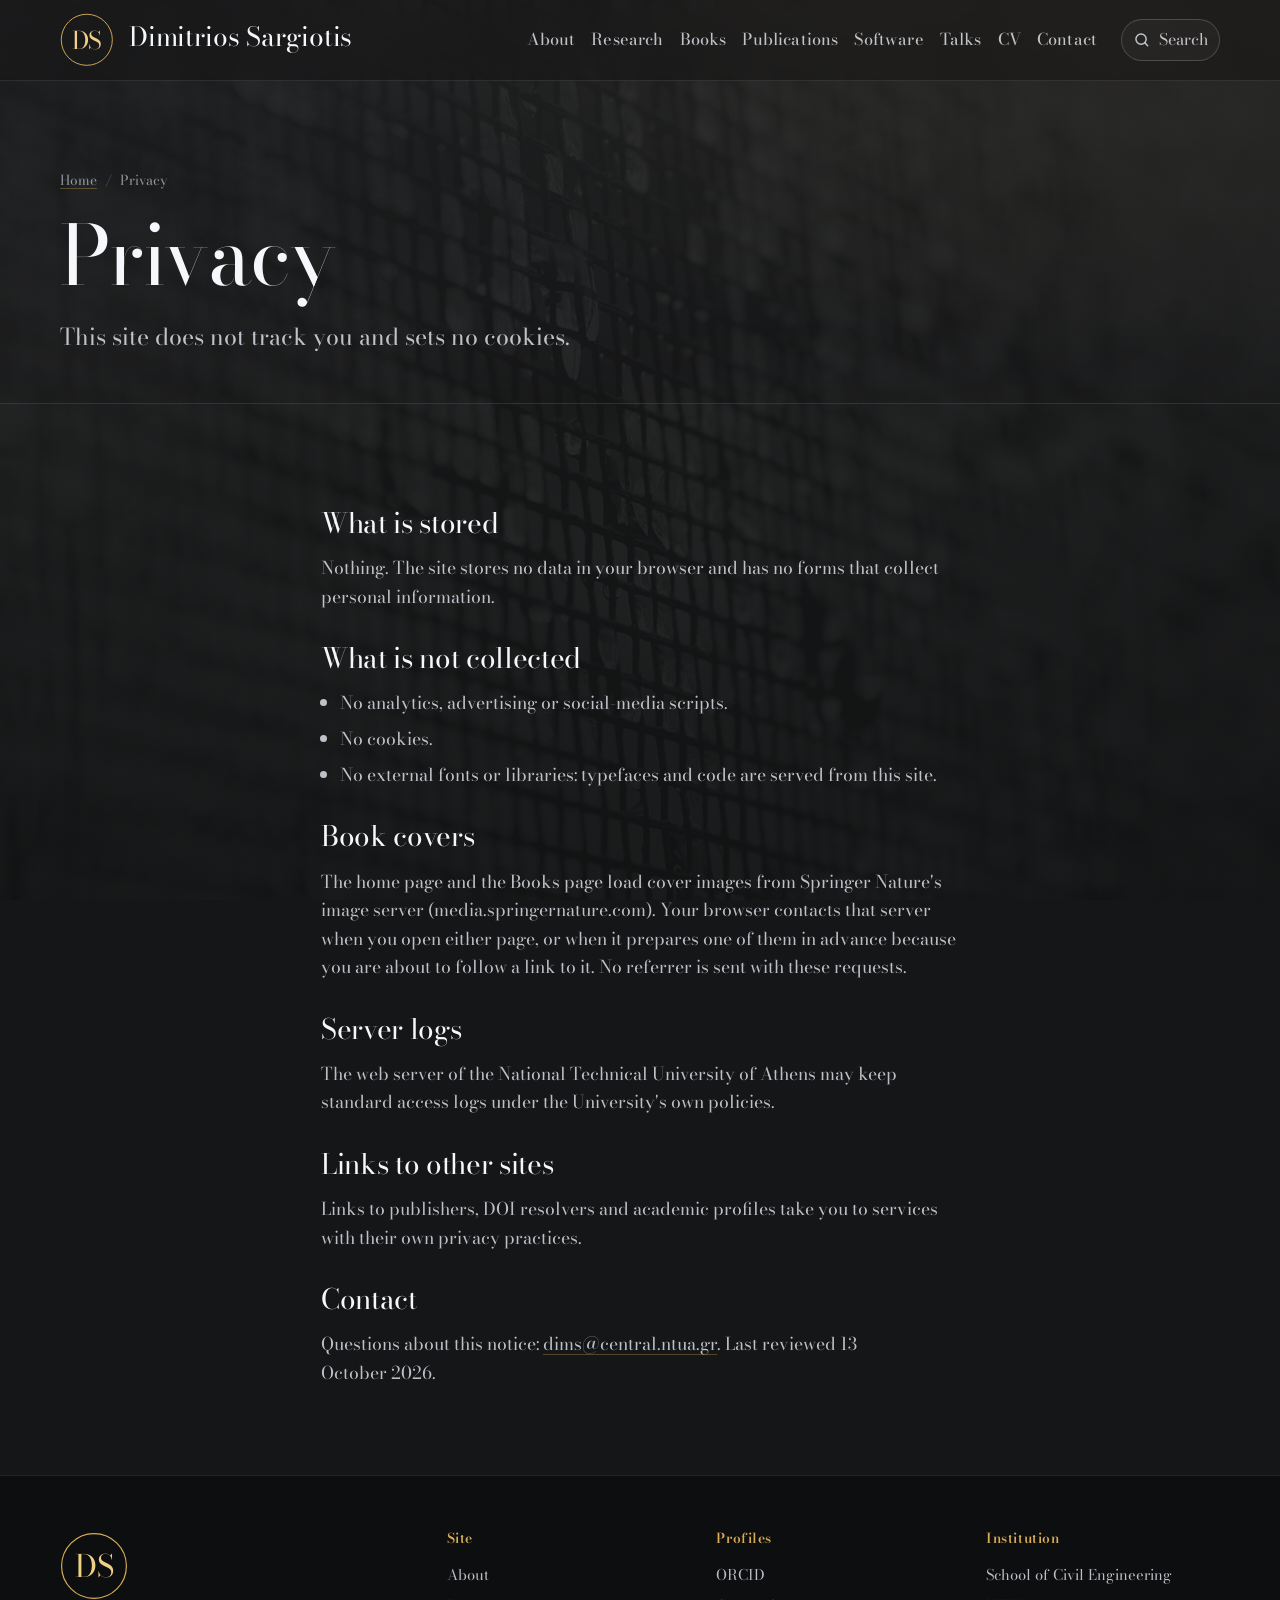
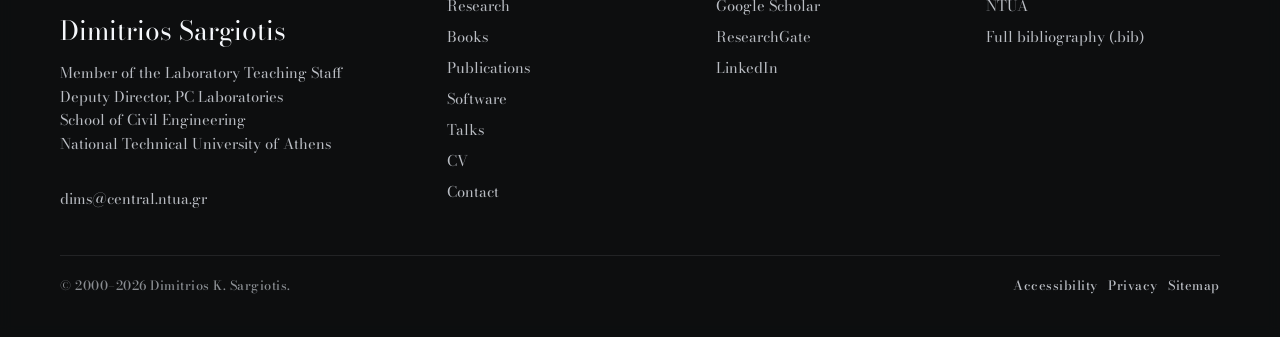
<file: privacy.html>
<!doctype html>
<html lang="en-GB">
<head>
<meta charset="utf-8">
<meta name="viewport" content="width=device-width, initial-scale=1, viewport-fit=cover">
<title>Dimitrios Sargiotis · Privacy</title>
<meta name="description" content="Privacy notice for the website of Dimitrios Sargiotis.">
<meta name="author" content="Dimitrios Sargiotis">
<link rel="canonical" href="http://users.ntua.gr/dims/privacy.html">
<meta name="color-scheme" content="dark">
<meta name="theme-color" content="#151617">
<meta property="og:type" content="website">
<meta property="og:site_name" content="Dimitrios Sargiotis">
<meta property="og:title" content="Dimitrios Sargiotis · Privacy">
<meta property="og:description" content="Privacy notice for the website of Dimitrios Sargiotis.">
<meta property="og:url" content="http://users.ntua.gr/dims/privacy.html">
<meta property="og:image" content="http://users.ntua.gr/dims/images/og-image.jpg">
<meta property="og:image:width" content="1200">
<meta property="og:image:height" content="630">
<meta property="og:image:alt" content="Dimitrios Sargiotis, National Technical University of Athens">
<meta property="og:locale" content="en_GB">
<meta name="twitter:card" content="summary_large_image">
<meta name="twitter:title" content="Dimitrios Sargiotis · Privacy">
<meta name="twitter:description" content="Privacy notice for the website of Dimitrios Sargiotis.">
<meta name="twitter:image" content="http://users.ntua.gr/dims/images/og-image.jpg">
<link rel="icon" href="images/favicon.ico" sizes="16x16 32x32 48x48">
<link rel="icon" href="images/fasvico.png" type="image/png" sizes="103x101">
<link rel="apple-touch-icon" href="images/fasvico.png">
<link rel="manifest" href="manifest.webmanifest">
<link rel="sitemap" type="application/xml" href="sitemap.xml">
<link rel="preload" href="assets/fonts/bodoni-moda-latin-standard-normal.woff2" as="font" type="font/woff2" crossorigin>
<link rel="preload" href="assets/fonts/bodoni-moda-latin-standard-italic.woff2" as="font" type="font/woff2" crossorigin>
<link rel="stylesheet" href="assets/css/site.css">
<script>document.documentElement.classList.add("js")</script>
<script type="speculationrules">{"prerender": [{"where": {"and": [{"selector_matches": "a[href$='.html']"}, {"not": {"selector_matches": "[target=_blank]"}}]}, "eagerness": "moderate"}]}</script>
<script type="application/ld+json">{"@context":"https://schema.org","@graph":[{"@type":"Person","@id":"http://users.ntua.gr/dims/#person","name":"Dimitrios Sargiotis","givenName":"Dimitrios","familyName":"Sargiotis","honorificPrefix":"Dr","jobTitle":"Member of the Laboratory Teaching Staff","url":"http://users.ntua.gr/dims/","image":"http://users.ntua.gr/dims/images/dimitrios-sargiotis.jpg","email":"mailto:dims@central.ntua.gr","worksFor":{"@type":"CollegeOrUniversity","name":"National Technical University of Athens","url":"https://www.ntua.gr/en/","department":{"@type":"Organization","name":"School of Civil Engineering","url":"https://www.civil.ntua.gr/en/"}},"alumniOf":[{"@type":"CollegeOrUniversity","name":"Université Paris VIII"},{"@type":"CollegeOrUniversity","name":"University of Strathclyde"}],"identifier":{"@type":"PropertyValue","propertyID":"ORCID","value":"0009-0006-3644-4561"},"knowsAbout":["Artificial intelligence","Machine learning","Data governance","Digital twins","Smart cities","Urban resilience","Intelligent transportation systems","Digital transformation","Civil engineering","Ethical AI"],"sameAs":["https://orcid.org/0009-0006-3644-4561","https://scholar.google.com/citations?user=M3zEWwEAAAAJ","https://www.researchgate.net/profile/Dimitrios-Sargiotis-2","https://www.linkedin.com/in/dimitrios-sargiotis-2827502b0/"]},{"@type":"WebSite","@id":"http://users.ntua.gr/dims/#site","url":"http://users.ntua.gr/dims/","name":"Dimitrios Sargiotis","inLanguage":"en-GB","publisher":{"@id":"http://users.ntua.gr/dims/#person"}}]}</script>
<script src="assets/js/site.js" defer></script>
</head>
<body>
<a class="skip" href="#main">Skip to content</a>
<div class="progress" aria-hidden="true"></div>
<header class="site-header">
<div class="wrap bar">
<a class="brand" href="index.html" aria-label="Dimitrios Sargiotis, home"><svg class="brand-mark" viewBox="0 0 64 64" aria-hidden="true" focusable="false"><circle class="bm-ring" cx="32" cy="32" r="30.5"/><text class="bm-t" x="32" y="42.6">DS</text></svg><span class="brand-name">Dimitrios Sargiotis</span></a>
<nav class="nav" aria-label="Main"><a href="about.html">About</a><a href="research.html">Research</a><a href="books.html">Books</a><a href="publications.html">Publications</a><a href="software.html">Software</a><a href="talks.html">Talks</a><a href="cv.html">CV</a><a href="contact.html">Contact</a></nav>
<div class="tools">
<button class="icon-btn" type="button" data-palette-open aria-label="Search the site"><svg viewBox="0 0 24 24" fill="none" stroke="currentColor" stroke-width="2" stroke-linecap="round" aria-hidden="true"><circle cx="11" cy="11" r="7"/><path d="m20 20-3.5-3.5"/></svg><span class="search-label">Search</span><span class="kbd" data-kbd aria-hidden="true">Ctrl K</span></button>
<button class="icon-btn menu-btn" type="button" popovertarget="site-menu" aria-expanded="false" aria-label="Open menu"><svg viewBox="0 0 24 24" fill="none" stroke="currentColor" stroke-width="2" stroke-linecap="round" aria-hidden="true"><path d="M4 7h16M4 12h16M4 17h16"/></svg></button>
</div>
</div>
<nav id="site-menu" class="sheet" popover aria-label="Menu"><div class="sheet-top"><a class="brand" href="index.html"><svg class="brand-mark" viewBox="0 0 64 64" aria-hidden="true" focusable="false"><circle class="bm-ring" cx="32" cy="32" r="30.5"/><text class="bm-t" x="32" y="42.6">DS</text></svg><span class="brand-name">Dimitrios Sargiotis</span></a><button class="icon-btn" type="button" popovertarget="site-menu" popovertargetaction="hide" aria-label="Close menu"><svg viewBox="0 0 24 24" fill="none" stroke="currentColor" stroke-width="2" stroke-linecap="round" aria-hidden="true"><path d="M6 6l12 12M18 6 6 18"/></svg></button></div><ul role="list"><li><a href="index.html">Home<small>Overview</small></a></li><li><a href="about.html">About<small>Biography and education</small></a></li><li><a href="research.html">Research<small>Statement and themes</small></a></li><li><a href="books.html">Books<small>Seventeen Springer volumes</small></a></li><li><a href="publications.html">Publications<small>Articles and citations</small></a></li><li><a href="software.html">Software<small>Code and data</small></a></li><li><a href="talks.html">Talks<small>Lectures and review</small></a></li><li><a href="cv.html">CV<small>Printable record</small></a></li><li><a href="contact.html">Contact<small>Email and address</small></a></li></ul><div class="sheet-foot"><a class="gold" href="mailto:dims@central.ntua.gr">dims@central.ntua.gr</a><div class="tags"><a class="tag" href="https://orcid.org/0009-0006-3644-4561" target="_blank" rel="me noopener">ORCID</a><a class="tag" href="https://scholar.google.com/citations?user=M3zEWwEAAAAJ" target="_blank" rel="me noopener">Google Scholar</a><a class="tag" href="https://www.researchgate.net/profile/Dimitrios-Sargiotis-2" target="_blank" rel="me noopener">ResearchGate</a><a class="tag" href="https://www.linkedin.com/in/dimitrios-sargiotis-2827502b0/" target="_blank" rel="me noopener">LinkedIn</a></div></div></nav>
</header>
<main id="main">
<header class="page-head"><div class="wrap"><nav class="crumb" aria-label="Breadcrumb"><a href="index.html">Home</a><span aria-hidden="true">/</span><span aria-current="page">Privacy</span></nav><h1>Privacy</h1><p class="lede">This site does not track you and sets no cookies.</p></div></header><section class="section"><div class="wrap legal">
<h2>What is stored</h2>
<p>Nothing. The site stores no data in your browser and has no forms that collect personal information.</p>
<h2>What is not collected</h2>
<ul><li>No analytics, advertising or social-media scripts.</li><li>No cookies.</li><li>No external fonts or libraries: typefaces and code are served from this site.</li></ul>
<h2>Book covers</h2>
<p>The home page and the Books page load cover images from Springer Nature's image server (media.springernature.com). Your browser contacts that server when you open either page, or when it prepares one of them in advance because you are about to follow a link to it. No referrer is sent with these requests.</p>
<h2>Server logs</h2>
<p>The web server of the National Technical University of Athens may keep standard access logs under the University's own policies.</p>
<h2>Links to other sites</h2>
<p>Links to publishers, DOI resolvers and academic profiles take you to services with their own privacy practices.</p>
<h2>Contact</h2>
<p>Questions about this notice: <a href="contact.html">dims@central.ntua.gr</a>. Last reviewed 13 October 2026.</p>
</div></section>
</main>
<footer class="site-footer">
<div class="wrap">
<div class="foot-grid">
<div class="foot-brand"><svg class="brand-mark" viewBox="0 0 64 64" aria-hidden="true" focusable="false"><circle class="bm-ring" cx="32" cy="32" r="30.5"/><text class="bm-t" x="32" y="42.6">DS</text></svg><p class="foot-name">Dimitrios Sargiotis</p><p>Member of the Laboratory Teaching Staff<br>Deputy Director, PC Laboratories<br>School of Civil Engineering<br>National Technical University of Athens</p><p class="mt-1"><a href="mailto:dims@central.ntua.gr">dims@central.ntua.gr</a></p></div>
<div><h2>Site</h2><ul role="list"><li><a href="about.html">About</a></li><li><a href="research.html">Research</a></li><li><a href="books.html">Books</a></li><li><a href="publications.html">Publications</a></li><li><a href="software.html">Software</a></li><li><a href="talks.html">Talks</a></li><li><a href="cv.html">CV</a></li><li><a href="contact.html">Contact</a></li></ul></div>
<div><h2>Profiles</h2><ul role="list"><li><a href="https://orcid.org/0009-0006-3644-4561" rel="me noopener" target="_blank">ORCID</a></li><li><a href="https://scholar.google.com/citations?user=M3zEWwEAAAAJ" rel="me noopener" target="_blank">Google Scholar</a></li><li><a href="https://www.researchgate.net/profile/Dimitrios-Sargiotis-2" rel="me noopener" target="_blank">ResearchGate</a></li><li><a href="https://www.linkedin.com/in/dimitrios-sargiotis-2827502b0/" rel="me noopener" target="_blank">LinkedIn</a></li></ul></div>
<div><h2>Institution</h2><ul role="list"><li><a href="https://www.civil.ntua.gr/en/" target="_blank" rel="noopener">School of Civil Engineering</a></li><li><a href="https://www.ntua.gr/en/" target="_blank" rel="noopener">NTUA</a></li><li><a href="sargiotis.bib" download>Full bibliography (.bib)</a></li></ul></div>
</div>
<div class="foot-base"><span>© 2000–2026 Dimitrios K. Sargiotis.</span><span><a href="accessibility.html">Accessibility</a>&nbsp;&nbsp; <a href="privacy.html">Privacy</a>&nbsp;&nbsp; <a href="sitemap.xml">Sitemap</a></span></div>
</div>
</footer>
<button class="totop" type="button" data-totop aria-label="Back to top" tabindex="-1" aria-hidden="true"><svg class="totop-ring" viewBox="0 0 52 52" aria-hidden="true"><circle class="trk" cx="26" cy="26" r="24"/><circle class="bar" cx="26" cy="26" r="24" pathLength="100"/></svg><span class="totop-arrow" aria-hidden="true"><svg viewBox="0 0 24 24" fill="none" stroke="currentColor" stroke-width="1.8" stroke-linecap="round" stroke-linejoin="round"><path d="M12 19V5M5.5 11.5 12 5l6.5 6.5"/></svg><svg viewBox="0 0 24 24" fill="none" stroke="currentColor" stroke-width="1.8" stroke-linecap="round" stroke-linejoin="round"><path d="M12 19V5M5.5 11.5 12 5l6.5 6.5"/></svg></span><span class="totop-label" aria-hidden="true">Top</span></button>
<dialog id="palette" class="palette" aria-label="Search the site">
<div class="pal-in"><svg viewBox="0 0 24 24" fill="none" stroke="currentColor" stroke-width="2" stroke-linecap="round" aria-hidden="true"><circle cx="11" cy="11" r="7"/><path d="m20 20-3.5-3.5"/></svg><label class="visually-hidden" for="pal-q">Search books, publications, talks and pages</label><input id="pal-q" type="search" placeholder="Search books, papers, talks, themes" autocomplete="off" spellcheck="false" role="combobox" aria-expanded="true" aria-controls="pal-list"><button class="pal-close" type="button" data-palette-close>Esc</button></div>
<div class="pal-res" id="pal-list" role="listbox"></div>
<div class="pal-foot"><span>↑ ↓ to move</span><span>Enter to open</span><span>Esc to close</span></div>
</dialog>
</body>
</html>
</file>
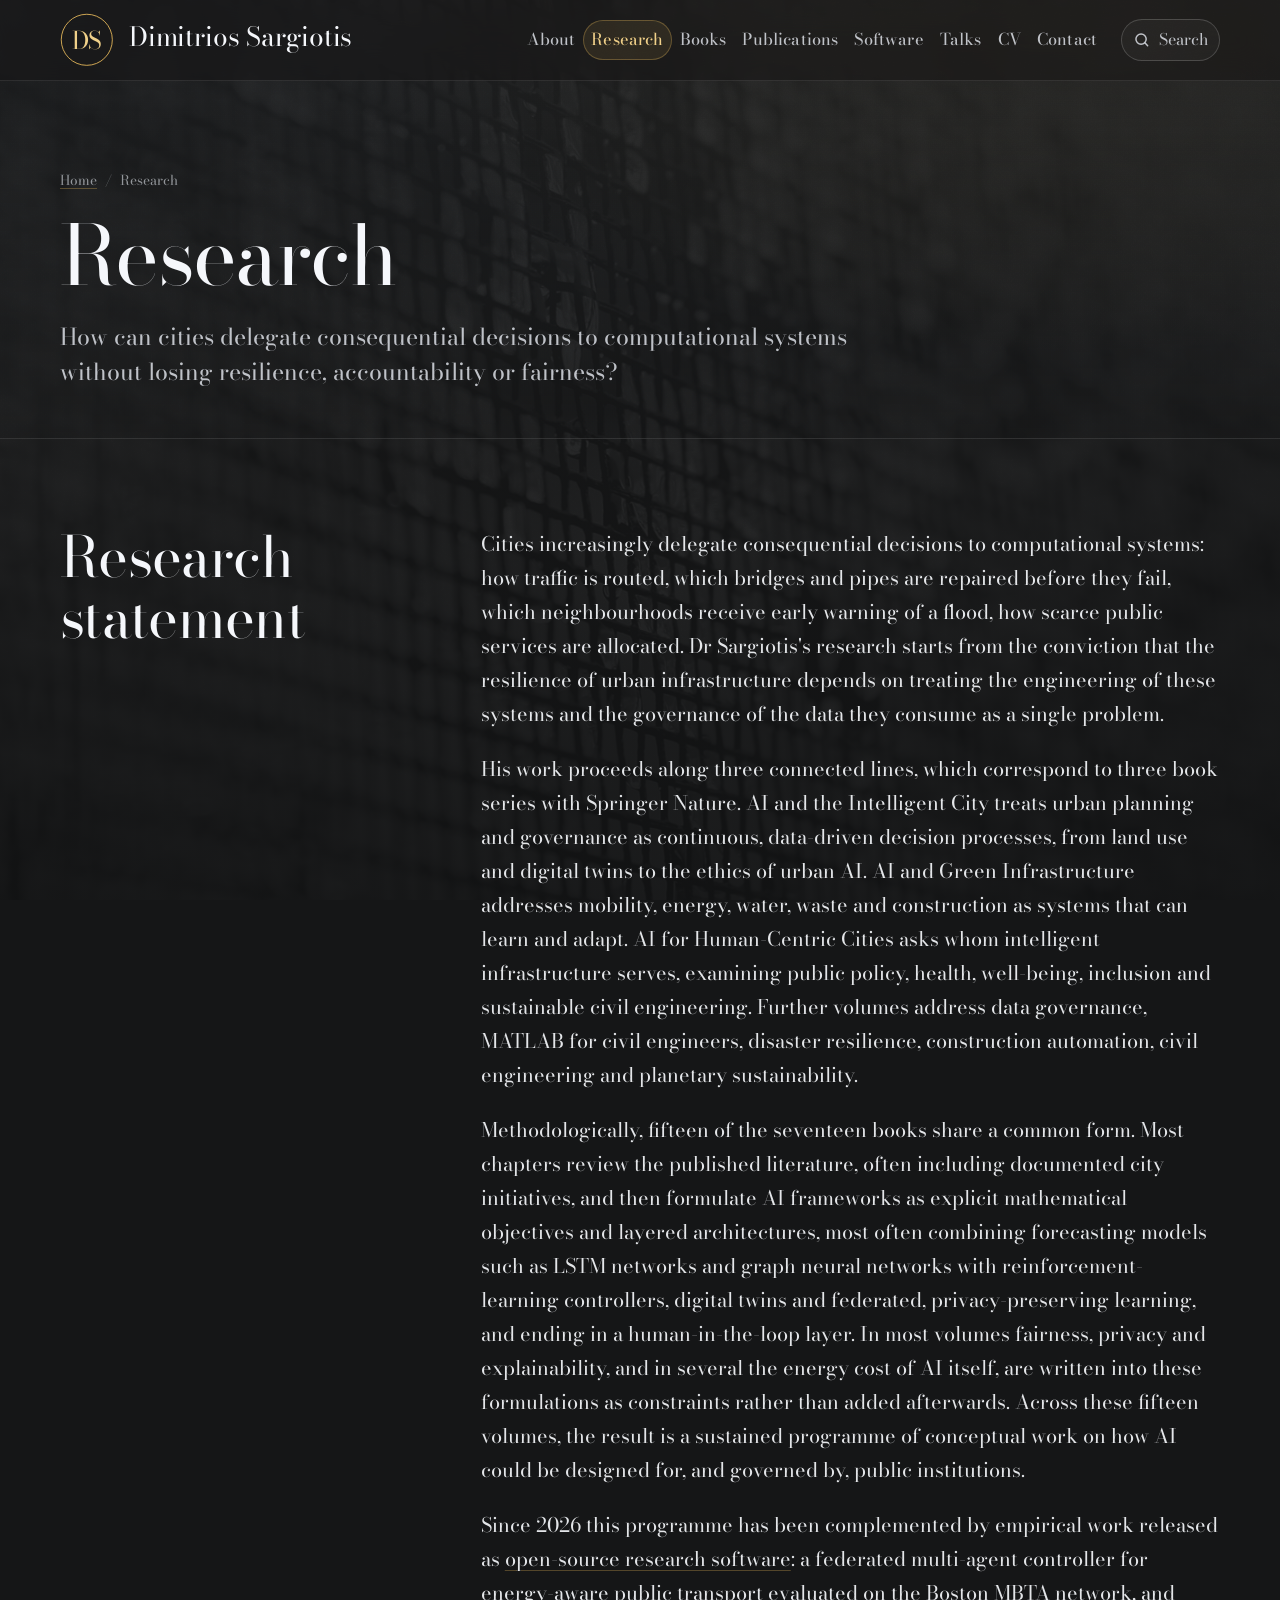
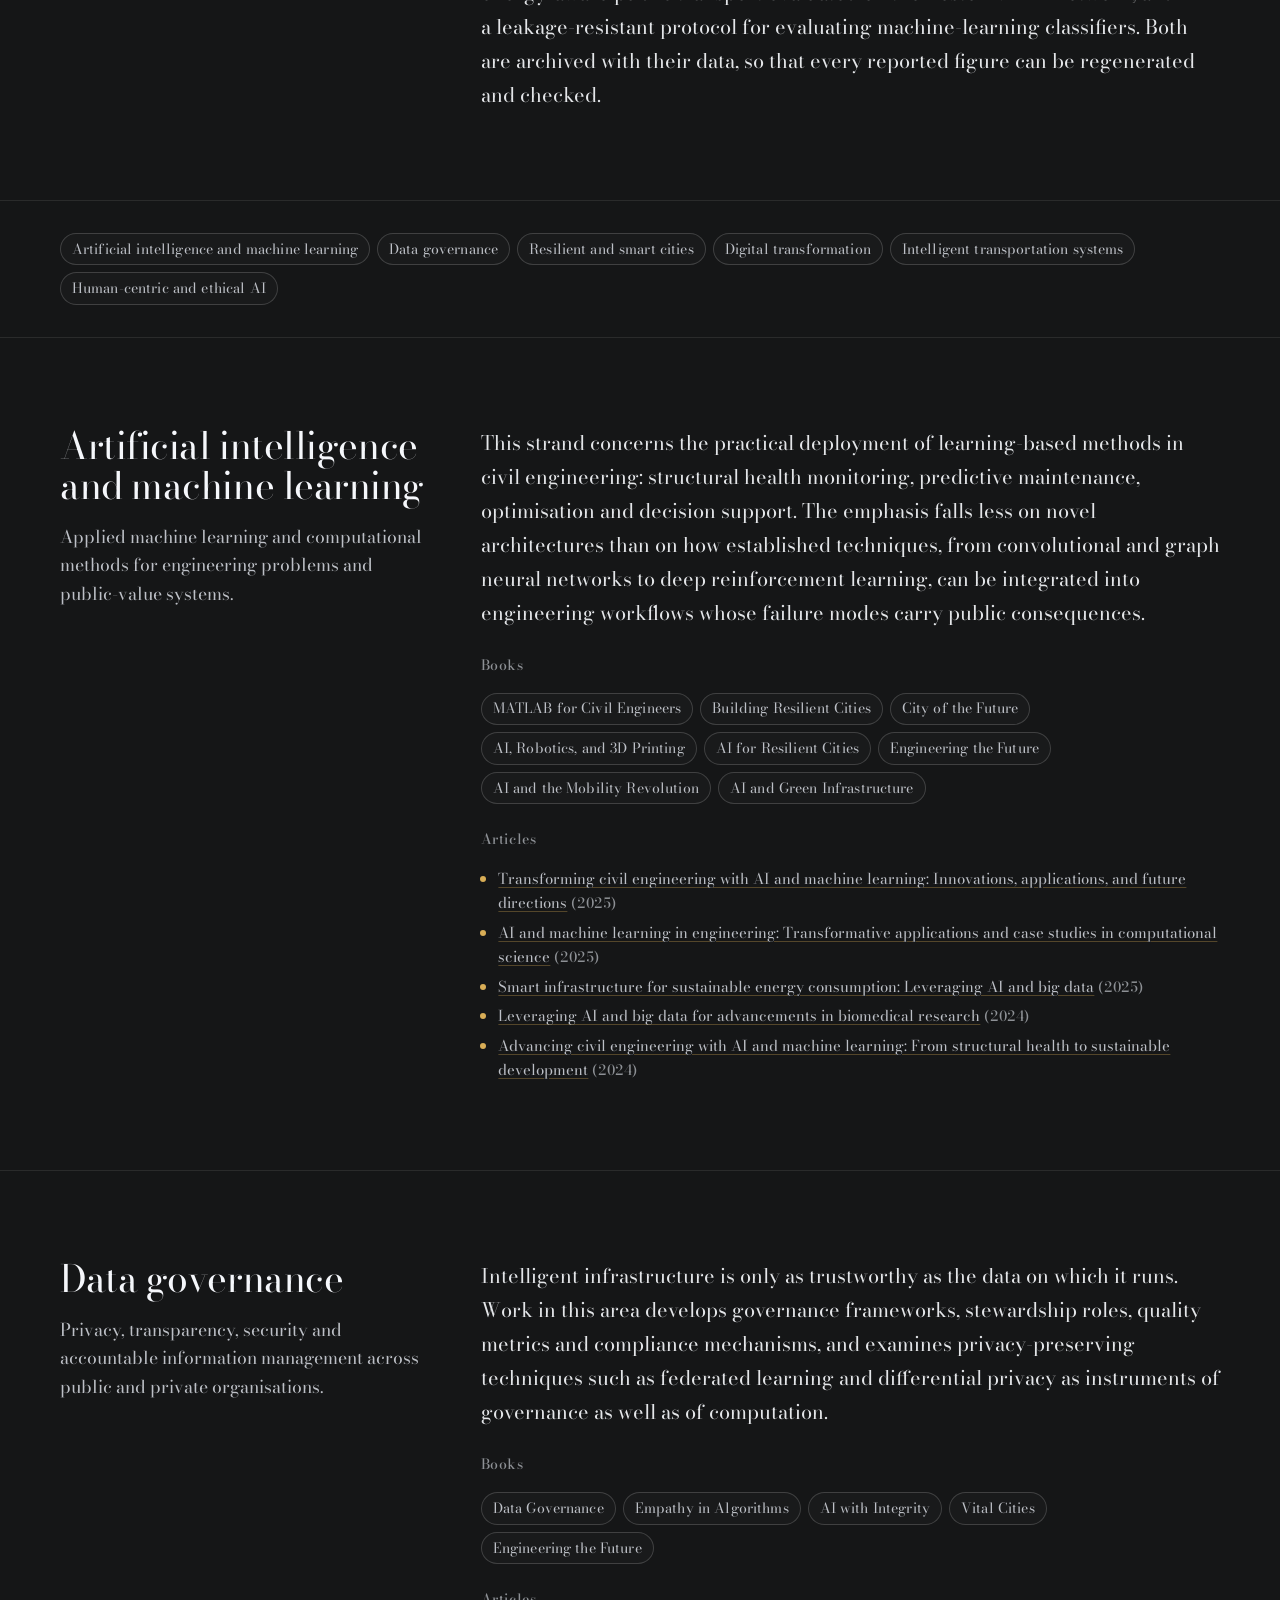
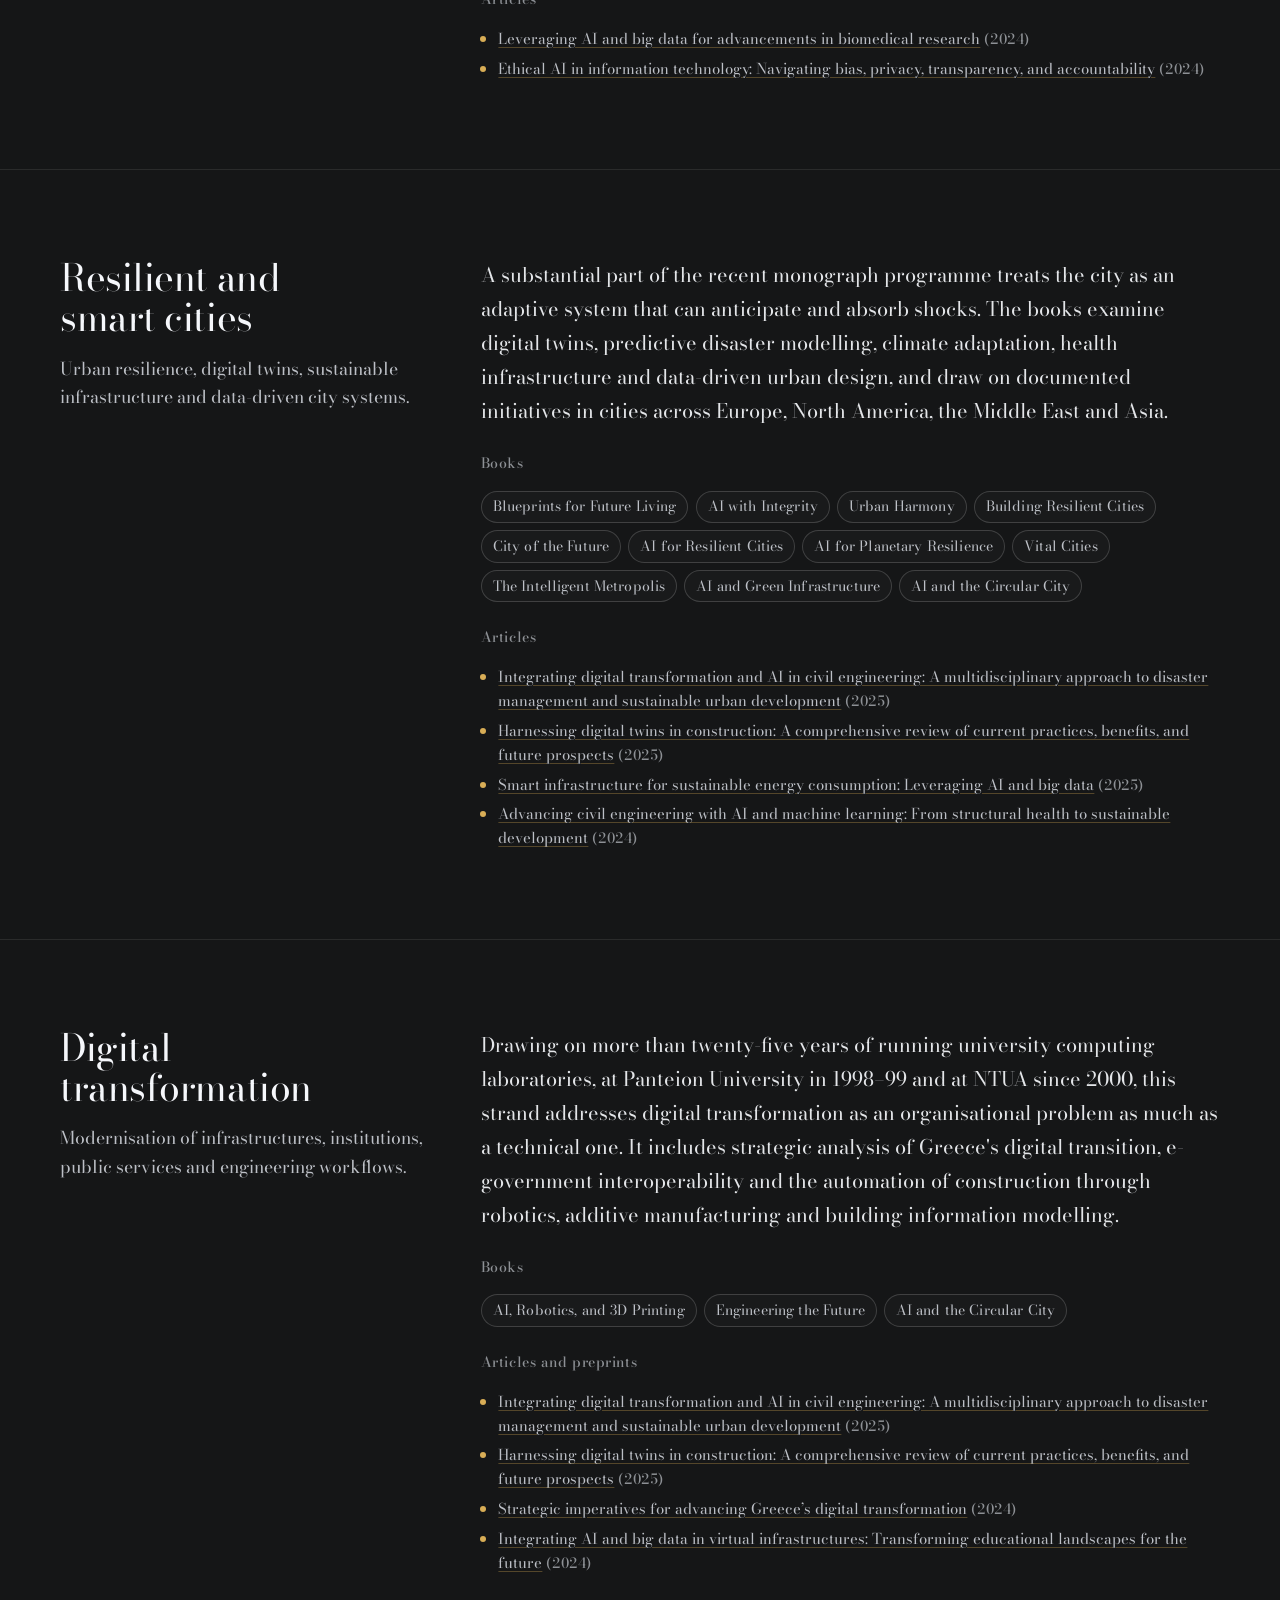
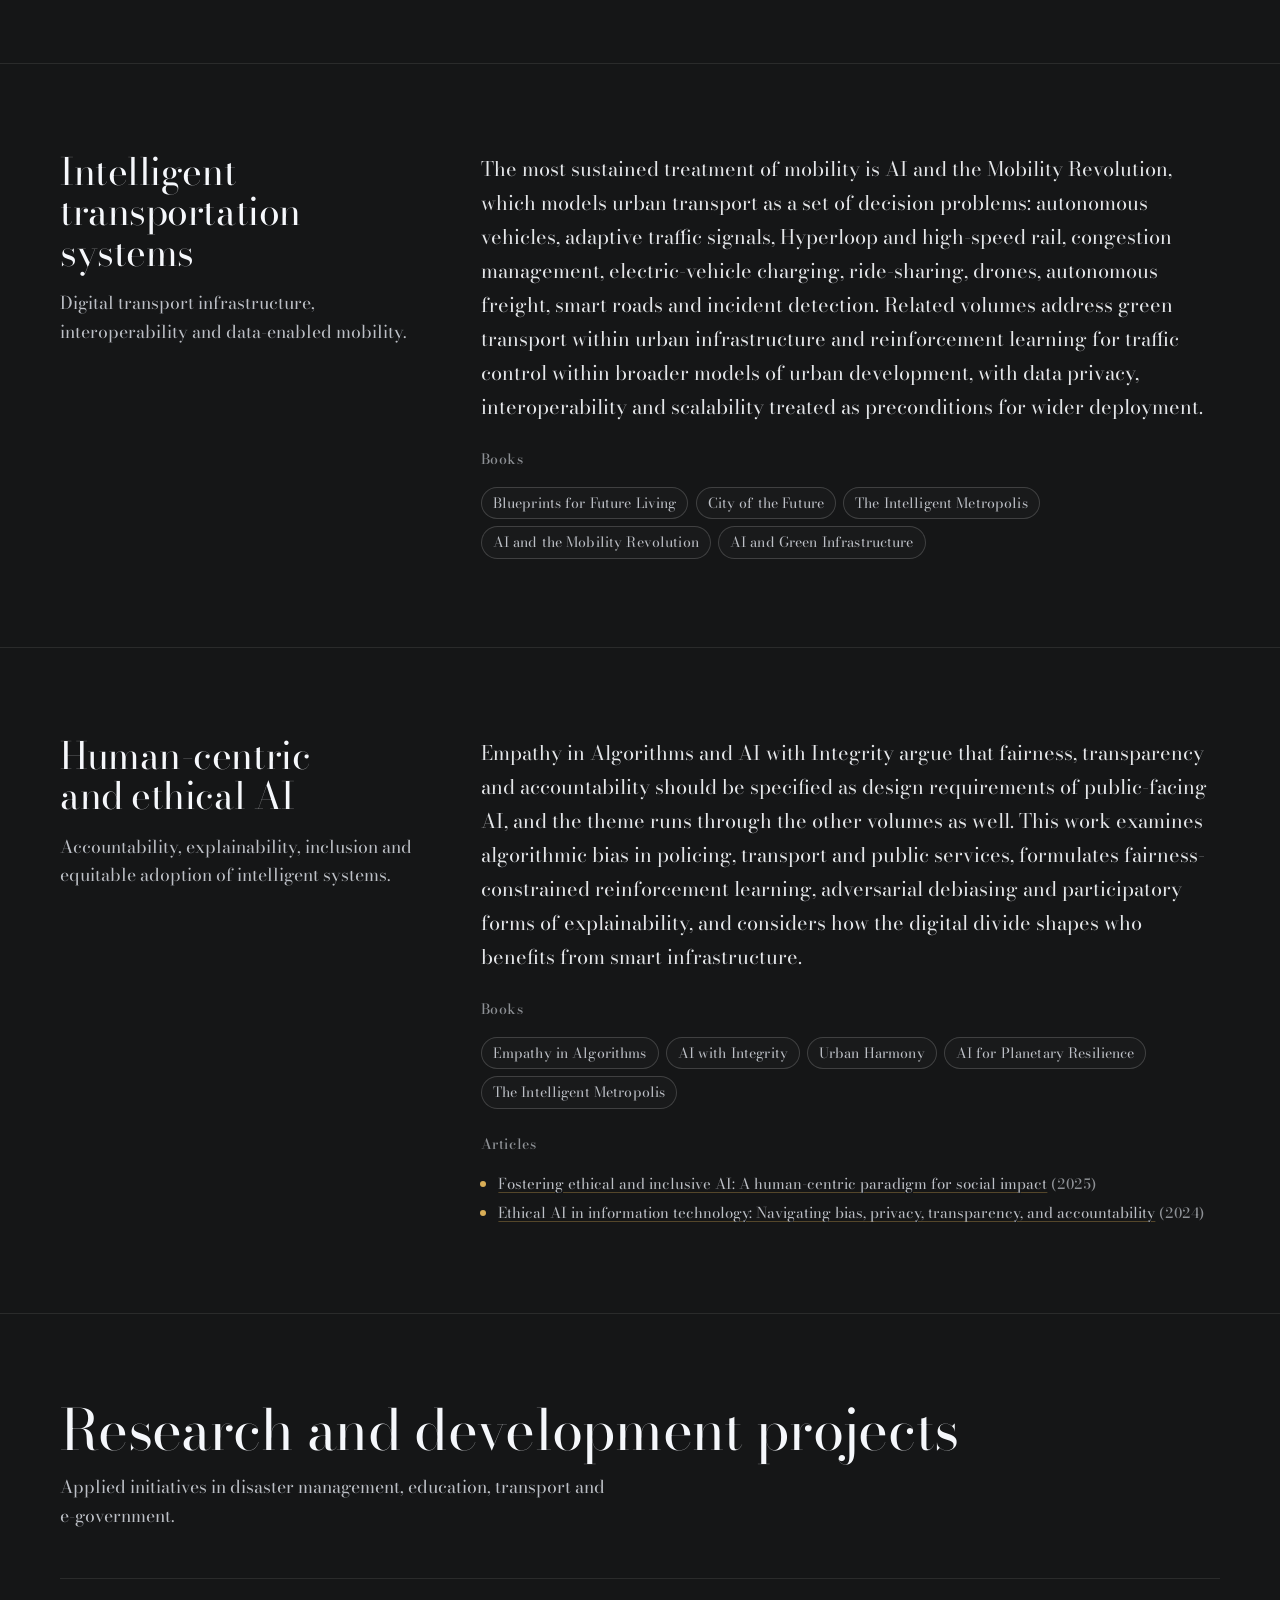
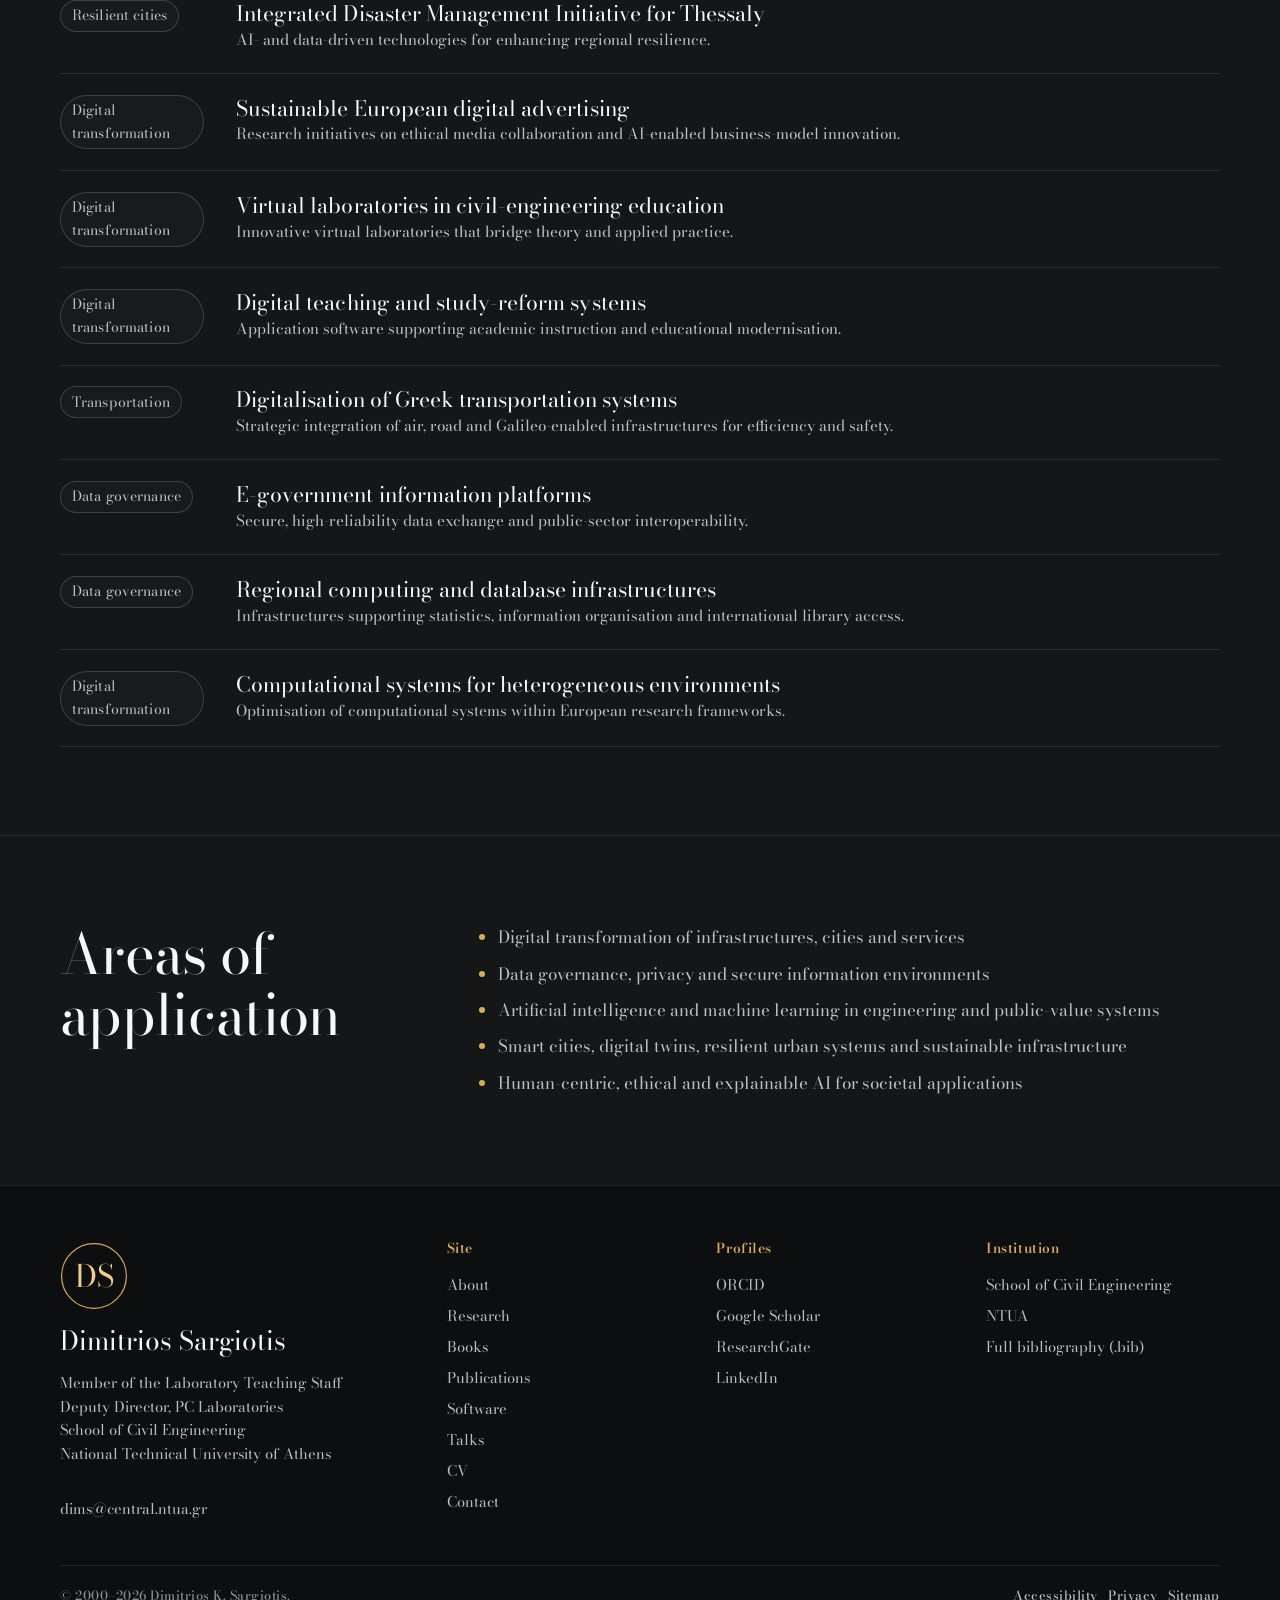
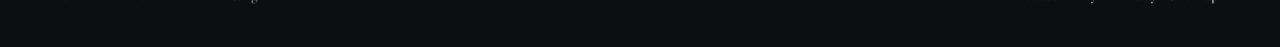
<file: research.html>
<!doctype html>
<html lang="en-GB">
<head>
<meta charset="utf-8">
<meta name="viewport" content="width=device-width, initial-scale=1, viewport-fit=cover">
<title>Dimitrios Sargiotis · Research</title>
<meta name="description" content="Research statement, themes and projects of Dr Dimitrios Sargiotis: AI in civil engineering, data governance, resilient and smart cities, digital transformation, intelligent transportation and ethical AI.">
<meta name="author" content="Dimitrios Sargiotis">
<link rel="canonical" href="http://users.ntua.gr/dims/research.html">
<meta name="color-scheme" content="dark">
<meta name="theme-color" content="#151617">
<meta property="og:type" content="website">
<meta property="og:site_name" content="Dimitrios Sargiotis">
<meta property="og:title" content="Dimitrios Sargiotis · Research">
<meta property="og:description" content="Research statement, themes and projects of Dr Dimitrios Sargiotis: AI in civil engineering, data governance, resilient and smart cities, digital transformation, intelligent transportation and ethical AI.">
<meta property="og:url" content="http://users.ntua.gr/dims/research.html">
<meta property="og:image" content="http://users.ntua.gr/dims/images/og-image.jpg">
<meta property="og:image:width" content="1200">
<meta property="og:image:height" content="630">
<meta property="og:image:alt" content="Dimitrios Sargiotis, National Technical University of Athens">
<meta property="og:locale" content="en_GB">
<meta name="twitter:card" content="summary_large_image">
<meta name="twitter:title" content="Dimitrios Sargiotis · Research">
<meta name="twitter:description" content="Research statement, themes and projects of Dr Dimitrios Sargiotis: AI in civil engineering, data governance, resilient and smart cities, digital transformation, intelligent transportation and ethical AI.">
<meta name="twitter:image" content="http://users.ntua.gr/dims/images/og-image.jpg">
<link rel="icon" href="images/favicon.ico" sizes="16x16 32x32 48x48">
<link rel="icon" href="images/fasvico.png" type="image/png" sizes="103x101">
<link rel="apple-touch-icon" href="images/fasvico.png">
<link rel="manifest" href="manifest.webmanifest">
<link rel="sitemap" type="application/xml" href="sitemap.xml">
<link rel="preload" href="assets/fonts/bodoni-moda-latin-standard-normal.woff2" as="font" type="font/woff2" crossorigin>
<link rel="preload" href="assets/fonts/bodoni-moda-latin-standard-italic.woff2" as="font" type="font/woff2" crossorigin>
<link rel="stylesheet" href="assets/css/site.css">
<script>document.documentElement.classList.add("js")</script>
<script type="speculationrules">{"prerender": [{"where": {"and": [{"selector_matches": "a[href$='.html']"}, {"not": {"selector_matches": "[target=_blank]"}}]}, "eagerness": "moderate"}]}</script>
<script type="application/ld+json">{"@context":"https://schema.org","@graph":[{"@type":"Person","@id":"http://users.ntua.gr/dims/#person","name":"Dimitrios Sargiotis","givenName":"Dimitrios","familyName":"Sargiotis","honorificPrefix":"Dr","jobTitle":"Member of the Laboratory Teaching Staff","url":"http://users.ntua.gr/dims/","image":"http://users.ntua.gr/dims/images/dimitrios-sargiotis.jpg","email":"mailto:dims@central.ntua.gr","worksFor":{"@type":"CollegeOrUniversity","name":"National Technical University of Athens","url":"https://www.ntua.gr/en/","department":{"@type":"Organization","name":"School of Civil Engineering","url":"https://www.civil.ntua.gr/en/"}},"alumniOf":[{"@type":"CollegeOrUniversity","name":"Université Paris VIII"},{"@type":"CollegeOrUniversity","name":"University of Strathclyde"}],"identifier":{"@type":"PropertyValue","propertyID":"ORCID","value":"0009-0006-3644-4561"},"knowsAbout":["Artificial intelligence","Machine learning","Data governance","Digital twins","Smart cities","Urban resilience","Intelligent transportation systems","Digital transformation","Civil engineering","Ethical AI"],"sameAs":["https://orcid.org/0009-0006-3644-4561","https://scholar.google.com/citations?user=M3zEWwEAAAAJ","https://www.researchgate.net/profile/Dimitrios-Sargiotis-2","https://www.linkedin.com/in/dimitrios-sargiotis-2827502b0/"]},{"@type":"WebSite","@id":"http://users.ntua.gr/dims/#site","url":"http://users.ntua.gr/dims/","name":"Dimitrios Sargiotis","inLanguage":"en-GB","publisher":{"@id":"http://users.ntua.gr/dims/#person"}}]}</script>
<script src="assets/js/site.js" defer></script>
</head>
<body>
<a class="skip" href="#main">Skip to content</a>
<div class="progress" aria-hidden="true"></div>
<header class="site-header">
<div class="wrap bar">
<a class="brand" href="index.html" aria-label="Dimitrios Sargiotis, home"><svg class="brand-mark" viewBox="0 0 64 64" aria-hidden="true" focusable="false"><circle class="bm-ring" cx="32" cy="32" r="30.5"/><text class="bm-t" x="32" y="42.6">DS</text></svg><span class="brand-name">Dimitrios Sargiotis</span></a>
<nav class="nav" aria-label="Main"><a href="about.html">About</a><a href="research.html" aria-current="page">Research</a><a href="books.html">Books</a><a href="publications.html">Publications</a><a href="software.html">Software</a><a href="talks.html">Talks</a><a href="cv.html">CV</a><a href="contact.html">Contact</a></nav>
<div class="tools">
<button class="icon-btn" type="button" data-palette-open aria-label="Search the site"><svg viewBox="0 0 24 24" fill="none" stroke="currentColor" stroke-width="2" stroke-linecap="round" aria-hidden="true"><circle cx="11" cy="11" r="7"/><path d="m20 20-3.5-3.5"/></svg><span class="search-label">Search</span><span class="kbd" data-kbd aria-hidden="true">Ctrl K</span></button>
<button class="icon-btn menu-btn" type="button" popovertarget="site-menu" aria-expanded="false" aria-label="Open menu"><svg viewBox="0 0 24 24" fill="none" stroke="currentColor" stroke-width="2" stroke-linecap="round" aria-hidden="true"><path d="M4 7h16M4 12h16M4 17h16"/></svg></button>
</div>
</div>
<nav id="site-menu" class="sheet" popover aria-label="Menu"><div class="sheet-top"><a class="brand" href="index.html"><svg class="brand-mark" viewBox="0 0 64 64" aria-hidden="true" focusable="false"><circle class="bm-ring" cx="32" cy="32" r="30.5"/><text class="bm-t" x="32" y="42.6">DS</text></svg><span class="brand-name">Dimitrios Sargiotis</span></a><button class="icon-btn" type="button" popovertarget="site-menu" popovertargetaction="hide" aria-label="Close menu"><svg viewBox="0 0 24 24" fill="none" stroke="currentColor" stroke-width="2" stroke-linecap="round" aria-hidden="true"><path d="M6 6l12 12M18 6 6 18"/></svg></button></div><ul role="list"><li><a href="index.html">Home<small>Overview</small></a></li><li><a href="about.html">About<small>Biography and education</small></a></li><li><a href="research.html" aria-current="page">Research<small>Statement and themes</small></a></li><li><a href="books.html">Books<small>Seventeen Springer volumes</small></a></li><li><a href="publications.html">Publications<small>Articles and citations</small></a></li><li><a href="software.html">Software<small>Code and data</small></a></li><li><a href="talks.html">Talks<small>Lectures and review</small></a></li><li><a href="cv.html">CV<small>Printable record</small></a></li><li><a href="contact.html">Contact<small>Email and address</small></a></li></ul><div class="sheet-foot"><a class="gold" href="mailto:dims@central.ntua.gr">dims@central.ntua.gr</a><div class="tags"><a class="tag" href="https://orcid.org/0009-0006-3644-4561" target="_blank" rel="me noopener">ORCID</a><a class="tag" href="https://scholar.google.com/citations?user=M3zEWwEAAAAJ" target="_blank" rel="me noopener">Google Scholar</a><a class="tag" href="https://www.researchgate.net/profile/Dimitrios-Sargiotis-2" target="_blank" rel="me noopener">ResearchGate</a><a class="tag" href="https://www.linkedin.com/in/dimitrios-sargiotis-2827502b0/" target="_blank" rel="me noopener">LinkedIn</a></div></div></nav>
</header>
<main id="main">
<header class="page-head"><div class="wrap"><nav class="crumb" aria-label="Breadcrumb"><a href="index.html">Home</a><span aria-hidden="true">/</span><span aria-current="page">Research</span></nav><h1>Research</h1><p class="lede">How can cities delegate consequential decisions to computational systems without losing resilience, accountability or fairness?</p></div></header><section class="section" id="statement" aria-labelledby="h-st"><div class="wrap split">
<div class="aside"><h2 id="h-st">Research statement</h2></div>
<div class="prose"><p>Cities increasingly delegate consequential decisions to computational systems: how traffic is routed, which bridges and pipes are repaired before they fail, which neighbourhoods receive early warning of a flood, how scarce public services are allocated. Dr Sargiotis&#x27;s research starts from the conviction that the resilience of urban infrastructure depends on treating the engineering of these systems and the governance of the data they consume as a single problem.</p><p>His work proceeds along three connected lines, which correspond to three book series with Springer Nature. AI and the Intelligent City treats urban planning and governance as continuous, data-driven decision processes, from land use and digital twins to the ethics of urban AI. AI and Green Infrastructure addresses mobility, energy, water, waste and construction as systems that can learn and adapt. AI for Human-Centric Cities asks whom intelligent infrastructure serves, examining public policy, health, well-being, inclusion and sustainable civil engineering. Further volumes address data governance, MATLAB for civil engineers, disaster resilience, construction automation, civil engineering and planetary sustainability.</p><p>Methodologically, fifteen of the seventeen books share a common form. Most chapters review the published literature, often including documented city initiatives, and then formulate AI frameworks as explicit mathematical objectives and layered architectures, most often combining forecasting models such as LSTM networks and graph neural networks with reinforcement-learning controllers, digital twins and federated, privacy-preserving learning, and ending in a human-in-the-loop layer. In most volumes fairness, privacy and explainability, and in several the energy cost of AI itself, are written into these formulations as constraints rather than added afterwards. Across these fifteen volumes, the result is a sustained programme of conceptual work on how AI could be designed for, and governed by, public institutions.</p><p>Since 2026 this programme has been complemented by empirical work released as <a href="software.html">open-source research software</a>: a federated multi-agent controller for energy-aware public transport evaluated on the Boston MBTA network, and a leakage-resistant protocol for evaluating machine-learning classifiers. Both are archived with their data, so that every reported figure can be regenerated and checked.</p></div>
</div></section>
<nav class="section" aria-label="Research themes" style="padding-block:2rem"><div class="wrap"><ul class="tags" role="list"><li><a class="tag" href="#artificial-intelligence">Artificial intelligence and machine learning</a></li><li><a class="tag" href="#data-governance">Data governance</a></li><li><a class="tag" href="#resilient-cities">Resilient and smart cities</a></li><li><a class="tag" href="#digital-transformation">Digital transformation</a></li><li><a class="tag" href="#transportation">Intelligent transportation systems</a></li><li><a class="tag" href="#ethical-ai">Human-centric and ethical AI</a></li></ul></div></nav>
<article class="section" id="artificial-intelligence" aria-labelledby="h-artificial-intelligence"><div class="wrap split"><div class="aside"><h2 id="h-artificial-intelligence" style="font-size:var(--step-3)">Artificial intelligence and machine learning</h2><p class="muted mt-1">Applied machine learning and computational methods for engineering problems and public-value systems.</p></div><div style="display:grid;gap:1.5rem"><div class="prose"><p>This strand concerns the practical deployment of learning-based methods in civil engineering: structural health monitoring, predictive maintenance, optimisation and decision support. The emphasis falls less on novel architectures than on how established techniques, from convolutional and graph neural networks to deep reinforcement learning, can be integrated into engineering workflows whose failure modes carry public consequences.</p></div><div><h4 class="meta">Books</h4><ul role="list" class="tags mt-1"><li><a class="tag" href="books.html#matlab-for-civil-engineers">MATLAB for Civil Engineers</a></li><li><a class="tag" href="books.html#building-resilient-cities">Building Resilient Cities</a></li><li><a class="tag" href="books.html#city-of-the-future">City of the Future</a></li><li><a class="tag" href="books.html#ai-robotics-3d-printing">AI, Robotics, and 3D Printing</a></li><li><a class="tag" href="books.html#ai-for-resilient-cities">AI for Resilient Cities</a></li><li><a class="tag" href="books.html#engineering-the-future">Engineering the Future</a></li><li><a class="tag" href="books.html#ai-and-the-mobility-revolution">AI and the Mobility Revolution</a></li><li><a class="tag" href="books.html#ai-and-green-infrastructure">AI and Green Infrastructure</a></li></ul></div><div><h4 class="meta">Articles</h4><ul class="topic-list mt-1"><li><a href="publications.html#sargiotis2025transforming">Transforming civil engineering with AI and machine learning: Innovations, applications, and future directions</a> <span class="meta">(2025)</span></li><li><a href="publications.html#sargiotis2025engineering">AI and machine learning in engineering: Transformative applications and case studies in computational science</a> <span class="meta">(2025)</span></li><li><a href="publications.html#sargiotis2025smart">Smart infrastructure for sustainable energy consumption: Leveraging AI and big data</a> <span class="meta">(2025)</span></li><li><a href="publications.html#sargiotis2024biomedical">Leveraging AI and big data for advancements in biomedical research</a> <span class="meta">(2024)</span></li><li><a href="publications.html#sargiotis2024advancing">Advancing civil engineering with AI and machine learning: From structural health to sustainable development</a> <span class="meta">(2024)</span></li></ul></div></div></div></article><article class="section" id="data-governance" aria-labelledby="h-data-governance"><div class="wrap split"><div class="aside"><h2 id="h-data-governance" style="font-size:var(--step-3)">Data governance</h2><p class="muted mt-1">Privacy, transparency, security and accountable information management across public and private organisations.</p></div><div style="display:grid;gap:1.5rem"><div class="prose"><p>Intelligent infrastructure is only as trustworthy as the data on which it runs. Work in this area develops governance frameworks, stewardship roles, quality metrics and compliance mechanisms, and examines privacy-preserving techniques such as federated learning and differential privacy as instruments of governance as well as of computation.</p></div><div><h4 class="meta">Books</h4><ul role="list" class="tags mt-1"><li><a class="tag" href="books.html#data-governance">Data Governance</a></li><li><a class="tag" href="books.html#empathy-in-algorithms">Empathy in Algorithms</a></li><li><a class="tag" href="books.html#ai-with-integrity">AI with Integrity</a></li><li><a class="tag" href="books.html#vital-cities">Vital Cities</a></li><li><a class="tag" href="books.html#engineering-the-future">Engineering the Future</a></li></ul></div><div><h4 class="meta">Articles</h4><ul class="topic-list mt-1"><li><a href="publications.html#sargiotis2024biomedical">Leveraging AI and big data for advancements in biomedical research</a> <span class="meta">(2024)</span></li><li><a href="publications.html#sargiotis2024ethical">Ethical AI in information technology: Navigating bias, privacy, transparency, and accountability</a> <span class="meta">(2024)</span></li></ul></div></div></div></article><article class="section" id="resilient-cities" aria-labelledby="h-resilient-cities"><div class="wrap split"><div class="aside"><h2 id="h-resilient-cities" style="font-size:var(--step-3)">Resilient and smart cities</h2><p class="muted mt-1">Urban resilience, digital twins, sustainable infrastructure and data-driven city systems.</p></div><div style="display:grid;gap:1.5rem"><div class="prose"><p>A substantial part of the recent monograph programme treats the city as an adaptive system that can anticipate and absorb shocks. The books examine digital twins, predictive disaster modelling, climate adaptation, health infrastructure and data-driven urban design, and draw on documented initiatives in cities across Europe, North America, the Middle East and Asia.</p></div><div><h4 class="meta">Books</h4><ul role="list" class="tags mt-1"><li><a class="tag" href="books.html#blueprints-for-future-living">Blueprints for Future Living</a></li><li><a class="tag" href="books.html#ai-with-integrity">AI with Integrity</a></li><li><a class="tag" href="books.html#urban-harmony">Urban Harmony</a></li><li><a class="tag" href="books.html#building-resilient-cities">Building Resilient Cities</a></li><li><a class="tag" href="books.html#city-of-the-future">City of the Future</a></li><li><a class="tag" href="books.html#ai-for-resilient-cities">AI for Resilient Cities</a></li><li><a class="tag" href="books.html#ai-for-planetary-resilience">AI for Planetary Resilience</a></li><li><a class="tag" href="books.html#vital-cities">Vital Cities</a></li><li><a class="tag" href="books.html#the-intelligent-metropolis">The Intelligent Metropolis</a></li><li><a class="tag" href="books.html#ai-and-green-infrastructure">AI and Green Infrastructure</a></li><li><a class="tag" href="books.html#ai-and-the-circular-city">AI and the Circular City</a></li></ul></div><div><h4 class="meta">Articles</h4><ul class="topic-list mt-1"><li><a href="publications.html#sargiotis2025integrating">Integrating digital transformation and AI in civil engineering: A multidisciplinary approach to disaster management and sustainable urban development</a> <span class="meta">(2025)</span></li><li><a href="publications.html#sargiotis2025digitaltwins">Harnessing digital twins in construction: A comprehensive review of current practices, benefits, and future prospects</a> <span class="meta">(2025)</span></li><li><a href="publications.html#sargiotis2025smart">Smart infrastructure for sustainable energy consumption: Leveraging AI and big data</a> <span class="meta">(2025)</span></li><li><a href="publications.html#sargiotis2024advancing">Advancing civil engineering with AI and machine learning: From structural health to sustainable development</a> <span class="meta">(2024)</span></li></ul></div></div></div></article><article class="section" id="digital-transformation" aria-labelledby="h-digital-transformation"><div class="wrap split"><div class="aside"><h2 id="h-digital-transformation" style="font-size:var(--step-3)">Digital transformation</h2><p class="muted mt-1">Modernisation of infrastructures, institutions, public services and engineering workflows.</p></div><div style="display:grid;gap:1.5rem"><div class="prose"><p>Drawing on more than twenty-five years of running university computing laboratories, at Panteion University in 1998–99 and at NTUA since 2000, this strand addresses digital transformation as an organisational problem as much as a technical one. It includes strategic analysis of Greece&#x27;s digital transition, e-government interoperability and the automation of construction through robotics, additive manufacturing and building information modelling.</p></div><div><h4 class="meta">Books</h4><ul role="list" class="tags mt-1"><li><a class="tag" href="books.html#ai-robotics-3d-printing">AI, Robotics, and 3D Printing</a></li><li><a class="tag" href="books.html#engineering-the-future">Engineering the Future</a></li><li><a class="tag" href="books.html#ai-and-the-circular-city">AI and the Circular City</a></li></ul></div><div><h4 class="meta">Articles and preprints</h4><ul class="topic-list mt-1"><li><a href="publications.html#sargiotis2025integrating">Integrating digital transformation and AI in civil engineering: A multidisciplinary approach to disaster management and sustainable urban development</a> <span class="meta">(2025)</span></li><li><a href="publications.html#sargiotis2025digitaltwins">Harnessing digital twins in construction: A comprehensive review of current practices, benefits, and future prospects</a> <span class="meta">(2025)</span></li><li><a href="publications.html#sargiotis2024greece">Strategic imperatives for advancing Greece’s digital transformation</a> <span class="meta">(2024)</span></li><li><a href="publications.html#sargiotis2024virtual">Integrating AI and big data in virtual infrastructures: Transforming educational landscapes for the future</a> <span class="meta">(2024)</span></li></ul></div></div></div></article><article class="section" id="transportation" aria-labelledby="h-transportation"><div class="wrap split"><div class="aside"><h2 id="h-transportation" style="font-size:var(--step-3)">Intelligent transportation systems</h2><p class="muted mt-1">Digital transport infrastructure, interoperability and data-enabled mobility.</p></div><div style="display:grid;gap:1.5rem"><div class="prose"><p>The most sustained treatment of mobility is AI and the Mobility Revolution, which models urban transport as a set of decision problems: autonomous vehicles, adaptive traffic signals, Hyperloop and high-speed rail, congestion management, electric-vehicle charging, ride-sharing, drones, autonomous freight, smart roads and incident detection. Related volumes address green transport within urban infrastructure and reinforcement learning for traffic control within broader models of urban development, with data privacy, interoperability and scalability treated as preconditions for wider deployment.</p></div><div><h4 class="meta">Books</h4><ul role="list" class="tags mt-1"><li><a class="tag" href="books.html#blueprints-for-future-living">Blueprints for Future Living</a></li><li><a class="tag" href="books.html#city-of-the-future">City of the Future</a></li><li><a class="tag" href="books.html#the-intelligent-metropolis">The Intelligent Metropolis</a></li><li><a class="tag" href="books.html#ai-and-the-mobility-revolution">AI and the Mobility Revolution</a></li><li><a class="tag" href="books.html#ai-and-green-infrastructure">AI and Green Infrastructure</a></li></ul></div></div></div></article><article class="section" id="ethical-ai" aria-labelledby="h-ethical-ai"><div class="wrap split"><div class="aside"><h2 id="h-ethical-ai" style="font-size:var(--step-3)">Human-centric and ethical AI</h2><p class="muted mt-1">Accountability, explainability, inclusion and equitable adoption of intelligent systems.</p></div><div style="display:grid;gap:1.5rem"><div class="prose"><p>Empathy in Algorithms and AI with Integrity argue that fairness, transparency and accountability should be specified as design requirements of public-facing AI, and the theme runs through the other volumes as well. This work examines algorithmic bias in policing, transport and public services, formulates fairness-constrained reinforcement learning, adversarial debiasing and participatory forms of explainability, and considers how the digital divide shapes who benefits from smart infrastructure.</p></div><div><h4 class="meta">Books</h4><ul role="list" class="tags mt-1"><li><a class="tag" href="books.html#empathy-in-algorithms">Empathy in Algorithms</a></li><li><a class="tag" href="books.html#ai-with-integrity">AI with Integrity</a></li><li><a class="tag" href="books.html#urban-harmony">Urban Harmony</a></li><li><a class="tag" href="books.html#ai-for-planetary-resilience">AI for Planetary Resilience</a></li><li><a class="tag" href="books.html#the-intelligent-metropolis">The Intelligent Metropolis</a></li></ul></div><div><h4 class="meta">Articles</h4><ul class="topic-list mt-1"><li><a href="publications.html#sargiotis2025fostering">Fostering ethical and inclusive AI: A human-centric paradigm for social impact</a> <span class="meta">(2025)</span></li><li><a href="publications.html#sargiotis2024ethical">Ethical AI in information technology: Navigating bias, privacy, transparency, and accountability</a> <span class="meta">(2024)</span></li></ul></div></div></div></article>
<section class="section" id="projects" aria-labelledby="h-proj"><div class="wrap">
<div class="section-head"><h2 id="h-proj">Research and development projects</h2><p>Applied initiatives in disaster management, education, transport and e-government.</p></div>
<div class="list-rows"><div class="row"><a class="tag" href="#resilient-cities" style="justify-self:start;align-self:start">Resilient cities</a><div><h3>Integrated Disaster Management Initiative for Thessaly</h3><p>AI- and data-driven technologies for enhancing regional resilience.</p></div></div><div class="row"><a class="tag" href="#digital-transformation" style="justify-self:start;align-self:start">Digital transformation</a><div><h3>Sustainable European digital advertising</h3><p>Research initiatives on ethical media collaboration and AI-enabled business-model innovation.</p></div></div><div class="row"><a class="tag" href="#digital-transformation" style="justify-self:start;align-self:start">Digital transformation</a><div><h3>Virtual laboratories in civil-engineering education</h3><p>Innovative virtual laboratories that bridge theory and applied practice.</p></div></div><div class="row"><a class="tag" href="#digital-transformation" style="justify-self:start;align-self:start">Digital transformation</a><div><h3>Digital teaching and study-reform systems</h3><p>Application software supporting academic instruction and educational modernisation.</p></div></div><div class="row"><a class="tag" href="#transportation" style="justify-self:start;align-self:start">Transportation</a><div><h3>Digitalisation of Greek transportation systems</h3><p>Strategic integration of air, road and Galileo-enabled infrastructures for efficiency and safety.</p></div></div><div class="row"><a class="tag" href="#data-governance" style="justify-self:start;align-self:start">Data governance</a><div><h3>E-government information platforms</h3><p>Secure, high-reliability data exchange and public-sector interoperability.</p></div></div><div class="row"><a class="tag" href="#data-governance" style="justify-self:start;align-self:start">Data governance</a><div><h3>Regional computing and database infrastructures</h3><p>Infrastructures supporting statistics, information organisation and international library access.</p></div></div><div class="row"><a class="tag" href="#digital-transformation" style="justify-self:start;align-self:start">Digital transformation</a><div><h3>Computational systems for heterogeneous environments</h3><p>Optimisation of computational systems within European research frameworks.</p></div></div></div>
</div></section>
<section class="section" aria-labelledby="h-apps"><div class="wrap split">
<div class="aside"><h2 id="h-apps">Areas of application</h2></div>
<ul class="topic-list" style="font-size:var(--step-0);gap:.55rem"><li>Digital transformation of infrastructures, cities and services</li><li>Data governance, privacy and secure information environments</li><li>Artificial intelligence and machine learning in engineering and public-value systems</li><li>Smart cities, digital twins, resilient urban systems and sustainable infrastructure</li><li>Human-centric, ethical and explainable AI for societal applications</li></ul>
</div></section>
</main>
<footer class="site-footer">
<div class="wrap">
<div class="foot-grid">
<div class="foot-brand"><svg class="brand-mark" viewBox="0 0 64 64" aria-hidden="true" focusable="false"><circle class="bm-ring" cx="32" cy="32" r="30.5"/><text class="bm-t" x="32" y="42.6">DS</text></svg><p class="foot-name">Dimitrios Sargiotis</p><p>Member of the Laboratory Teaching Staff<br>Deputy Director, PC Laboratories<br>School of Civil Engineering<br>National Technical University of Athens</p><p class="mt-1"><a href="mailto:dims@central.ntua.gr">dims@central.ntua.gr</a></p></div>
<div><h2>Site</h2><ul role="list"><li><a href="about.html">About</a></li><li><a href="research.html">Research</a></li><li><a href="books.html">Books</a></li><li><a href="publications.html">Publications</a></li><li><a href="software.html">Software</a></li><li><a href="talks.html">Talks</a></li><li><a href="cv.html">CV</a></li><li><a href="contact.html">Contact</a></li></ul></div>
<div><h2>Profiles</h2><ul role="list"><li><a href="https://orcid.org/0009-0006-3644-4561" rel="me noopener" target="_blank">ORCID</a></li><li><a href="https://scholar.google.com/citations?user=M3zEWwEAAAAJ" rel="me noopener" target="_blank">Google Scholar</a></li><li><a href="https://www.researchgate.net/profile/Dimitrios-Sargiotis-2" rel="me noopener" target="_blank">ResearchGate</a></li><li><a href="https://www.linkedin.com/in/dimitrios-sargiotis-2827502b0/" rel="me noopener" target="_blank">LinkedIn</a></li></ul></div>
<div><h2>Institution</h2><ul role="list"><li><a href="https://www.civil.ntua.gr/en/" target="_blank" rel="noopener">School of Civil Engineering</a></li><li><a href="https://www.ntua.gr/en/" target="_blank" rel="noopener">NTUA</a></li><li><a href="sargiotis.bib" download>Full bibliography (.bib)</a></li></ul></div>
</div>
<div class="foot-base"><span>© 2000–2026 Dimitrios K. Sargiotis.</span><span><a href="accessibility.html">Accessibility</a>&nbsp;&nbsp; <a href="privacy.html">Privacy</a>&nbsp;&nbsp; <a href="sitemap.xml">Sitemap</a></span></div>
</div>
</footer>
<button class="totop" type="button" data-totop aria-label="Back to top" tabindex="-1" aria-hidden="true"><svg class="totop-ring" viewBox="0 0 52 52" aria-hidden="true"><circle class="trk" cx="26" cy="26" r="24"/><circle class="bar" cx="26" cy="26" r="24" pathLength="100"/></svg><span class="totop-arrow" aria-hidden="true"><svg viewBox="0 0 24 24" fill="none" stroke="currentColor" stroke-width="1.8" stroke-linecap="round" stroke-linejoin="round"><path d="M12 19V5M5.5 11.5 12 5l6.5 6.5"/></svg><svg viewBox="0 0 24 24" fill="none" stroke="currentColor" stroke-width="1.8" stroke-linecap="round" stroke-linejoin="round"><path d="M12 19V5M5.5 11.5 12 5l6.5 6.5"/></svg></span><span class="totop-label" aria-hidden="true">Top</span></button>
<dialog id="palette" class="palette" aria-label="Search the site">
<div class="pal-in"><svg viewBox="0 0 24 24" fill="none" stroke="currentColor" stroke-width="2" stroke-linecap="round" aria-hidden="true"><circle cx="11" cy="11" r="7"/><path d="m20 20-3.5-3.5"/></svg><label class="visually-hidden" for="pal-q">Search books, publications, talks and pages</label><input id="pal-q" type="search" placeholder="Search books, papers, talks, themes" autocomplete="off" spellcheck="false" role="combobox" aria-expanded="true" aria-controls="pal-list"><button class="pal-close" type="button" data-palette-close>Esc</button></div>
<div class="pal-res" id="pal-list" role="listbox"></div>
<div class="pal-foot"><span>↑ ↓ to move</span><span>Enter to open</span><span>Esc to close</span></div>
</dialog>
</body>
</html>
</file>
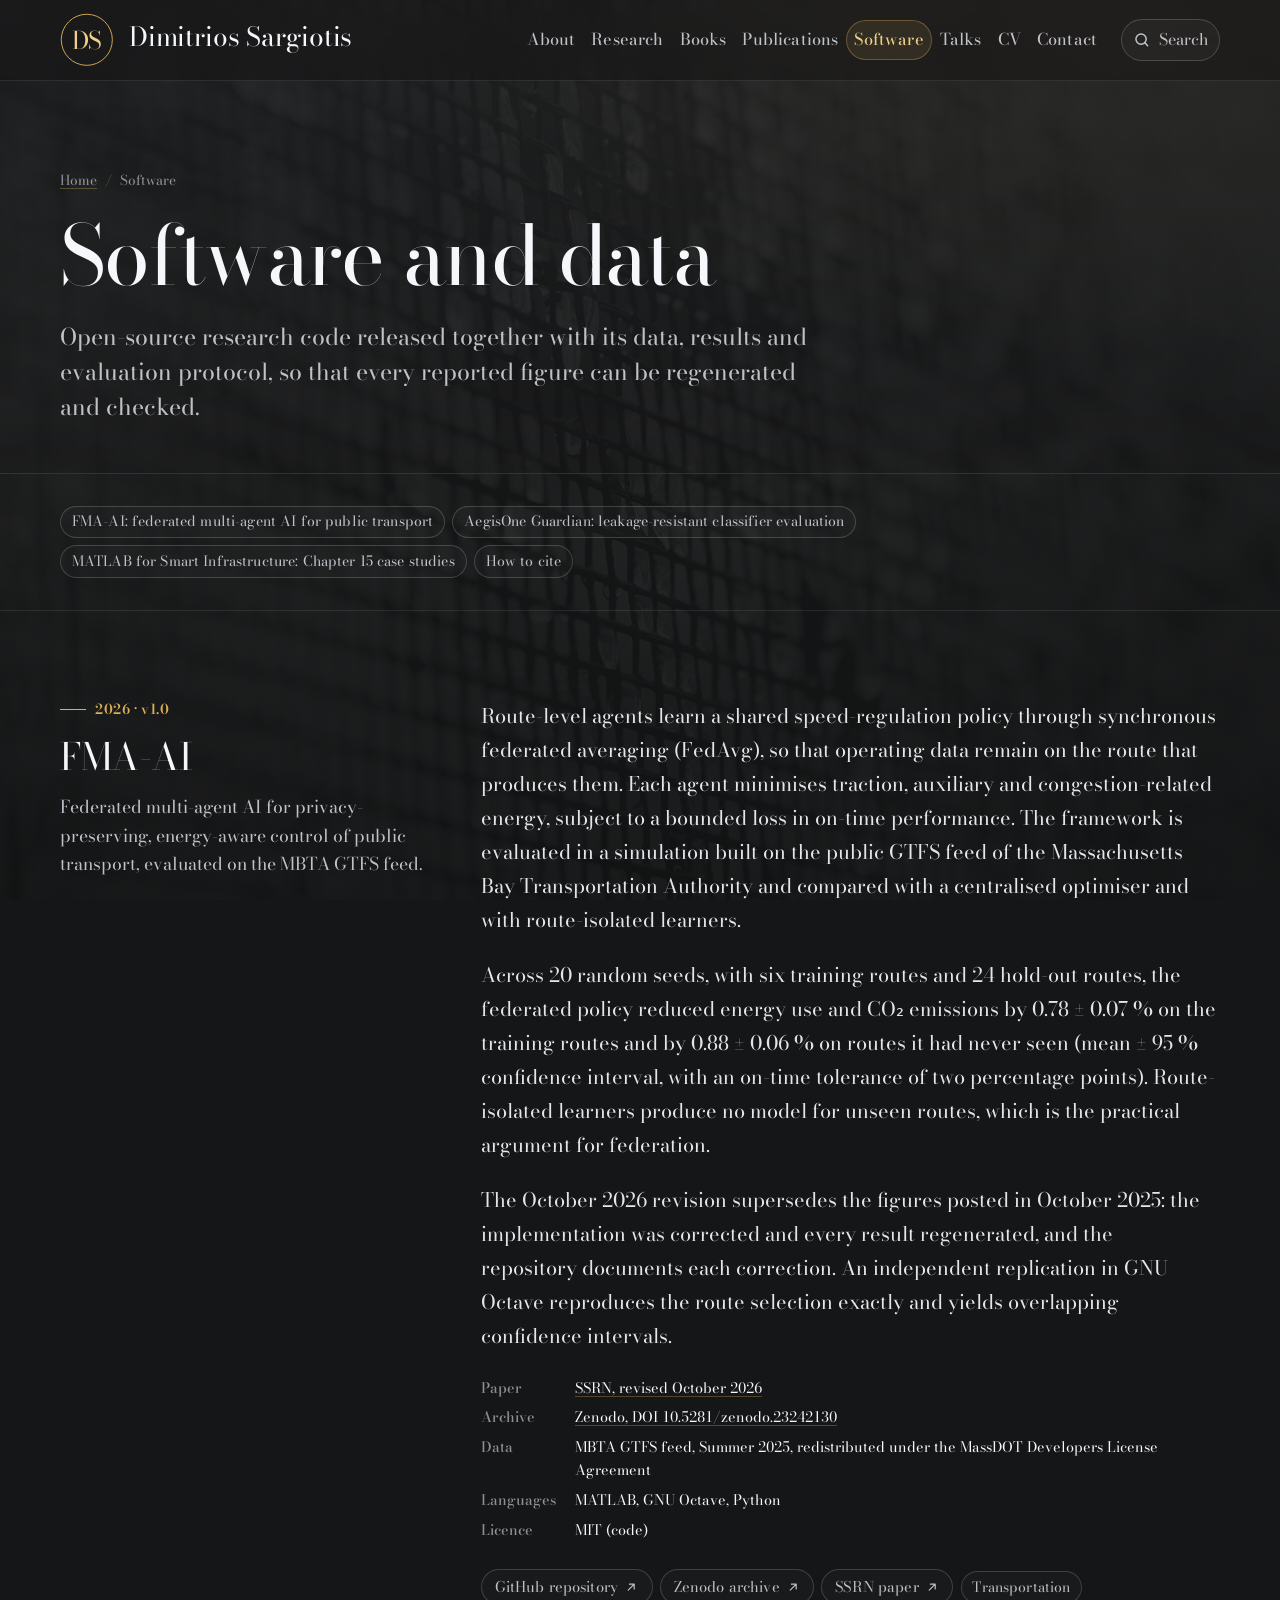
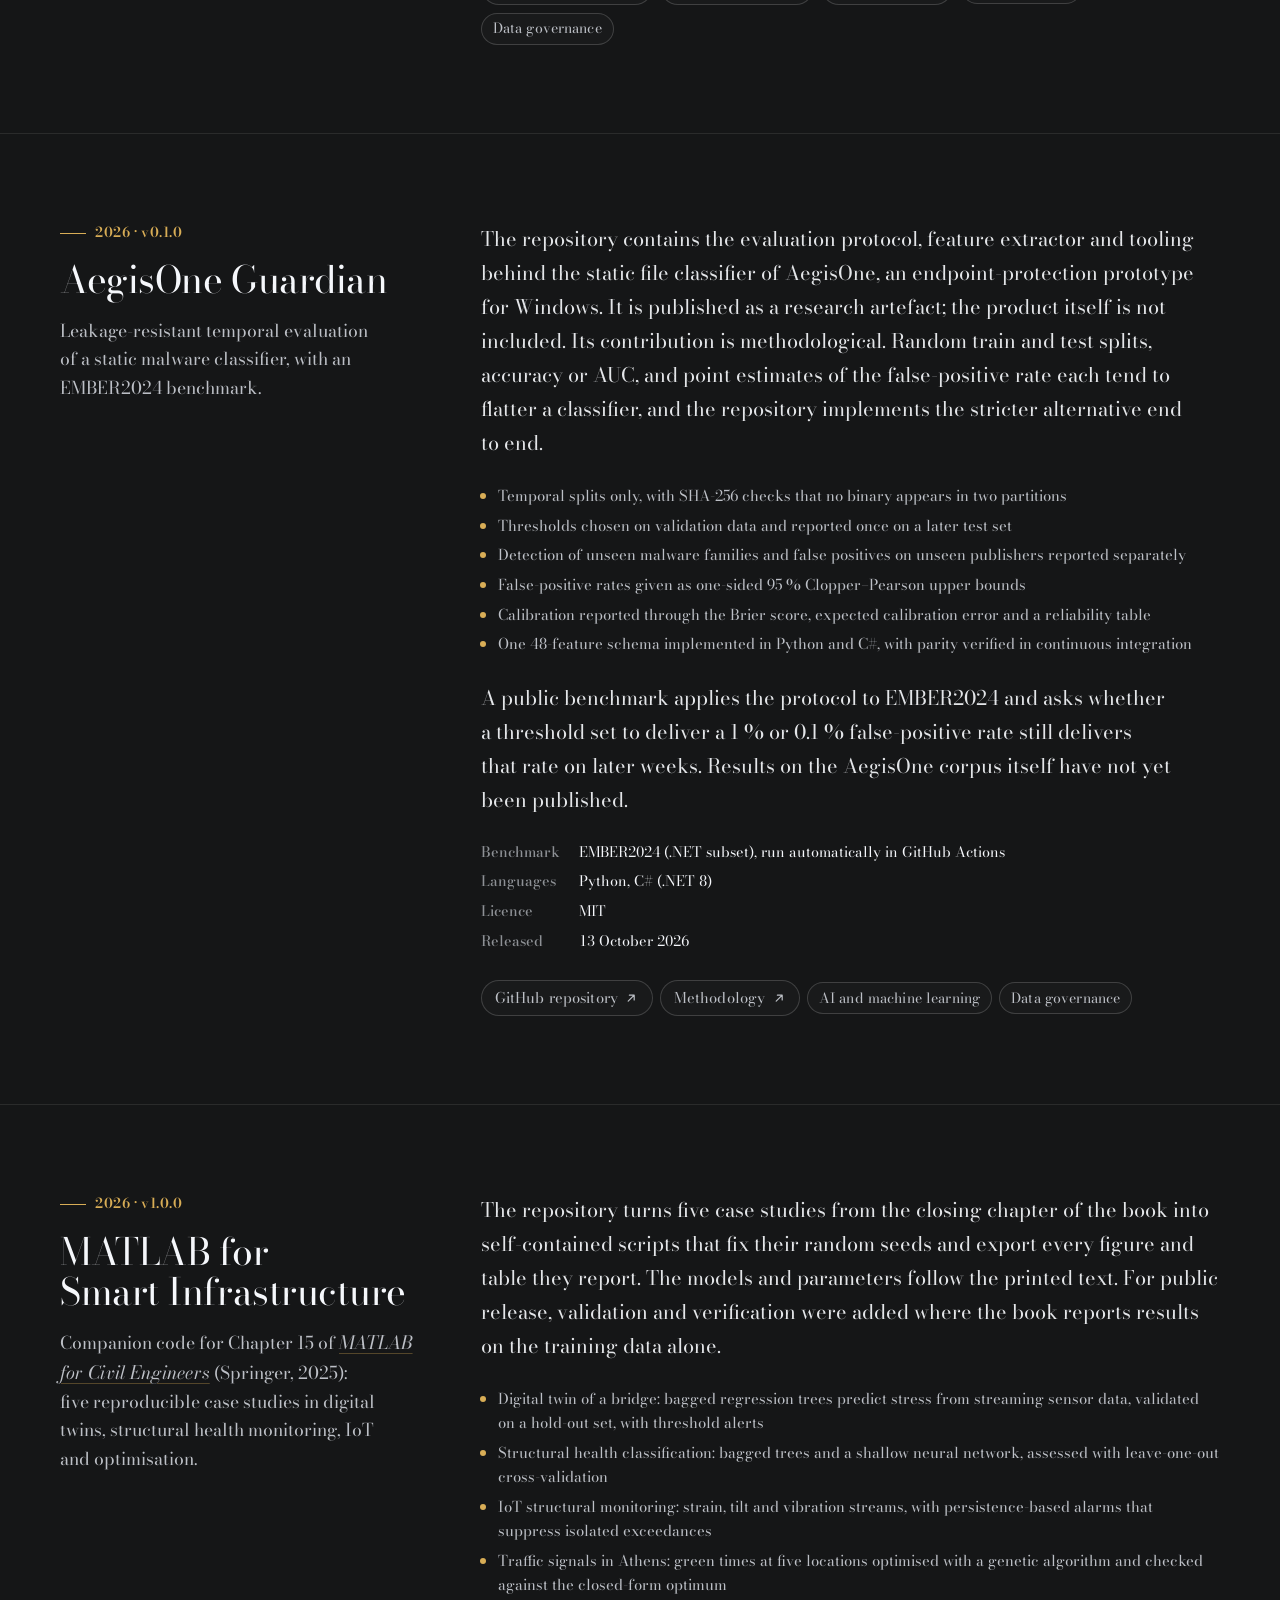
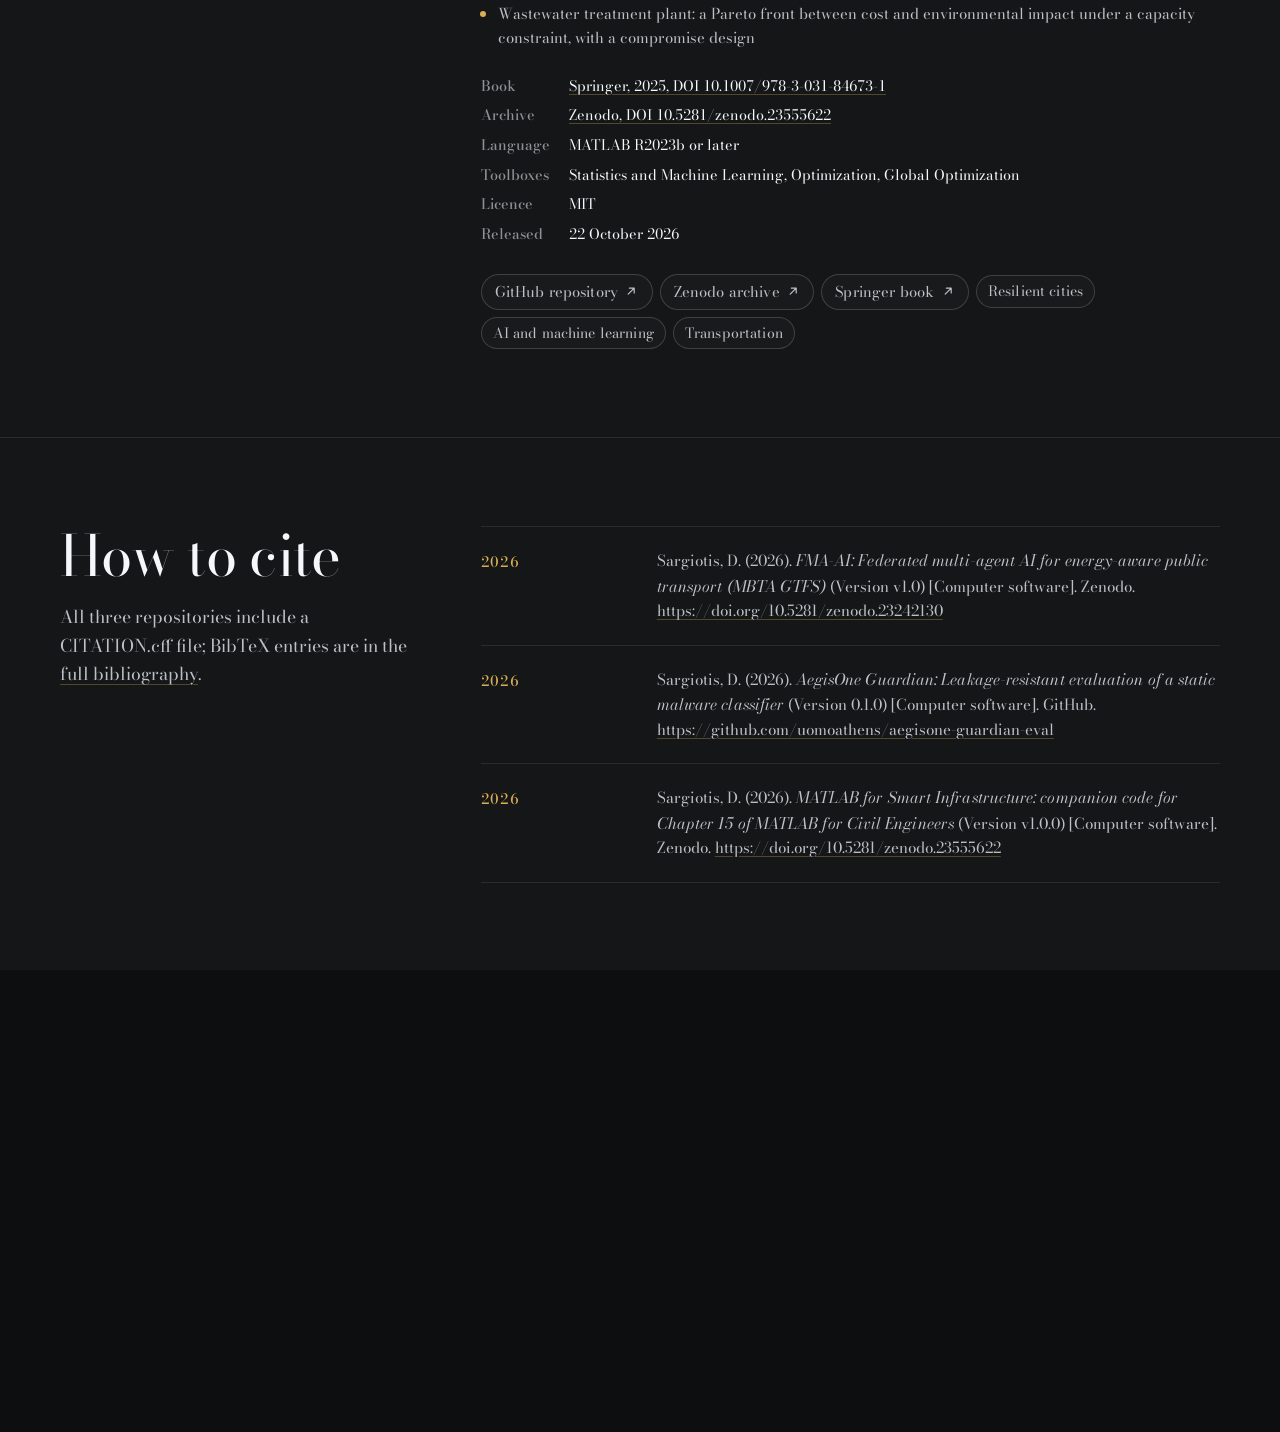
<file: software.html>
<!doctype html>
<html lang="en-GB">
<head>
<meta charset="utf-8">
<meta name="viewport" content="width=device-width, initial-scale=1, viewport-fit=cover">
<title>Dimitrios Sargiotis · Software and Data</title>
<meta name="description" content="Open-source research software, data and reproducible experiments by Dr Dimitrios Sargiotis: federated multi-agent AI for energy-aware public transport, leakage-resistant evaluation of machine-learning classifiers, and MATLAB case studies for smart infrastructure.">
<meta name="author" content="Dimitrios Sargiotis">
<link rel="canonical" href="http://users.ntua.gr/dims/software.html">
<meta name="color-scheme" content="dark">
<meta name="theme-color" content="#151617">
<meta property="og:type" content="website">
<meta property="og:site_name" content="Dimitrios Sargiotis">
<meta property="og:title" content="Dimitrios Sargiotis · Software and Data">
<meta property="og:description" content="Open-source research software, data and reproducible experiments by Dr Dimitrios Sargiotis: federated multi-agent AI for energy-aware public transport, leakage-resistant evaluation of machine-learning classifiers, and MATLAB case studies for smart infrastructure.">
<meta property="og:url" content="http://users.ntua.gr/dims/software.html">
<meta property="og:image" content="http://users.ntua.gr/dims/images/og-image.jpg">
<meta property="og:image:width" content="1200">
<meta property="og:image:height" content="630">
<meta property="og:image:alt" content="Dimitrios Sargiotis, National Technical University of Athens">
<meta property="og:locale" content="en_GB">
<meta name="twitter:card" content="summary_large_image">
<meta name="twitter:title" content="Dimitrios Sargiotis · Software and Data">
<meta name="twitter:description" content="Open-source research software, data and reproducible experiments by Dr Dimitrios Sargiotis: federated multi-agent AI for energy-aware public transport, leakage-resistant evaluation of machine-learning classifiers, and MATLAB case studies for smart infrastructure.">
<meta name="twitter:image" content="http://users.ntua.gr/dims/images/og-image.jpg">
<link rel="icon" href="images/favicon.ico" sizes="16x16 32x32 48x48">
<link rel="icon" href="images/fasvico.png" type="image/png" sizes="103x101">
<link rel="apple-touch-icon" href="images/fasvico.png">
<link rel="manifest" href="manifest.webmanifest">
<link rel="sitemap" type="application/xml" href="sitemap.xml">
<link rel="preload" href="assets/fonts/bodoni-moda-latin-standard-normal.woff2" as="font" type="font/woff2" crossorigin>
<link rel="preload" href="assets/fonts/bodoni-moda-latin-standard-italic.woff2" as="font" type="font/woff2" crossorigin>
<link rel="stylesheet" href="assets/css/site.css">
<script>document.documentElement.classList.add("js")</script>
<script type="speculationrules">{"prerender": [{"where": {"and": [{"selector_matches": "a[href$='.html']"}, {"not": {"selector_matches": "[target=_blank]"}}]}, "eagerness": "moderate"}]}</script>
<script type="application/ld+json">{"@context":"https://schema.org","@graph":[{"@type":"Person","@id":"http://users.ntua.gr/dims/#person","name":"Dimitrios Sargiotis","givenName":"Dimitrios","familyName":"Sargiotis","honorificPrefix":"Dr","jobTitle":"Member of the Laboratory Teaching Staff","url":"http://users.ntua.gr/dims/","image":"http://users.ntua.gr/dims/images/dimitrios-sargiotis.jpg","email":"mailto:dims@central.ntua.gr","worksFor":{"@type":"CollegeOrUniversity","name":"National Technical University of Athens","url":"https://www.ntua.gr/en/","department":{"@type":"Organization","name":"School of Civil Engineering","url":"https://www.civil.ntua.gr/en/"}},"alumniOf":[{"@type":"CollegeOrUniversity","name":"Université Paris VIII"},{"@type":"CollegeOrUniversity","name":"University of Strathclyde"}],"identifier":{"@type":"PropertyValue","propertyID":"ORCID","value":"0009-0006-3644-4561"},"knowsAbout":["Artificial intelligence","Machine learning","Data governance","Digital twins","Smart cities","Urban resilience","Intelligent transportation systems","Digital transformation","Civil engineering","Ethical AI"],"sameAs":["https://orcid.org/0009-0006-3644-4561","https://scholar.google.com/citations?user=M3zEWwEAAAAJ","https://www.researchgate.net/profile/Dimitrios-Sargiotis-2","https://www.linkedin.com/in/dimitrios-sargiotis-2827502b0/"]},{"@type":"WebSite","@id":"http://users.ntua.gr/dims/#site","url":"http://users.ntua.gr/dims/","name":"Dimitrios Sargiotis","inLanguage":"en-GB","publisher":{"@id":"http://users.ntua.gr/dims/#person"}},{"@type":"SoftwareSourceCode","@id":"http://users.ntua.gr/dims/software.html#fma-ai-mbta","name":"FMA-AI: Federated Multi-Agent AI for Energy-Aware Public Transport (MBTA GTFS)","description":"Federated multi-agent AI (FedAvg) for energy-aware public transport control on the MBTA GTFS feed: MATLAB code, data, results and paper.","codeRepository":"https://github.com/uomoathens/fma-ai-mbta","identifier":"https://doi.org/10.5281/zenodo.23242130","programmingLanguage":["MATLAB","Python"],"license":"https://opensource.org/licenses/MIT","version":"v1.0","datePublished":"2026-10-08","author":{"@id":"http://users.ntua.gr/dims/#person"},"citation":"https://doi.org/10.2139/ssrn.5577250"},{"@type":"SoftwareSourceCode","@id":"http://users.ntua.gr/dims/software.html#aegisone-guardian-eval","name":"AegisOne Guardian: leakage-resistant evaluation of a static malware classifier","description":"Leakage-resistant temporal evaluation of a static malware classifier, with an EMBER2024 benchmark.","codeRepository":"https://github.com/uomoathens/aegisone-guardian-eval","programmingLanguage":["Python","C#"],"license":"https://opensource.org/licenses/MIT","version":"0.1.0","datePublished":"2026-10-13","author":{"@id":"http://users.ntua.gr/dims/#person"}},{"@type":"SoftwareSourceCode","@id":"http://users.ntua.gr/dims/software.html#matlab-smart-infrastructure","name":"MATLAB for Smart Infrastructure: companion code for Chapter 15 of MATLAB for Civil Engineers","description":"Five reproducible MATLAB case studies from Chapter 15 of MATLAB for Civil Engineers (Springer, 2025): a machine-learning digital twin for bridge stress monitoring, structural health classification, IoT structural monitoring, genetic-algorithm traffic signal optimisation for Athens, and multi-objective design of a wastewater treatment plant.","codeRepository":"https://github.com/uomoathens/matlab-smart-infrastructure","identifier":"https://doi.org/10.5281/zenodo.23555622","programmingLanguage":"MATLAB","license":"https://opensource.org/licenses/MIT","version":"v1.0.0","datePublished":"2026-10-22","author":{"@id":"http://users.ntua.gr/dims/#person"},"isPartOf":{"@type":"Book","name":"MATLAB for Civil Engineers: From Basics to Advanced Applications","url":"https://doi.org/10.1007/978-3-031-84673-1"}}]}</script>
<script src="assets/js/site.js" defer></script>
</head>
<body>
<a class="skip" href="#main">Skip to content</a>
<div class="progress" aria-hidden="true"></div>
<header class="site-header">
<div class="wrap bar">
<a class="brand" href="index.html" aria-label="Dimitrios Sargiotis, home"><svg class="brand-mark" viewBox="0 0 64 64" aria-hidden="true" focusable="false"><circle class="bm-ring" cx="32" cy="32" r="30.5"/><text class="bm-t" x="32" y="42.6">DS</text></svg><span class="brand-name">Dimitrios Sargiotis</span></a>
<nav class="nav" aria-label="Main"><a href="about.html">About</a><a href="research.html">Research</a><a href="books.html">Books</a><a href="publications.html">Publications</a><a href="software.html" aria-current="page">Software</a><a href="talks.html">Talks</a><a href="cv.html">CV</a><a href="contact.html">Contact</a></nav>
<div class="tools">
<button class="icon-btn" type="button" data-palette-open aria-label="Search the site"><svg viewBox="0 0 24 24" fill="none" stroke="currentColor" stroke-width="2" stroke-linecap="round" aria-hidden="true"><circle cx="11" cy="11" r="7"/><path d="m20 20-3.5-3.5"/></svg><span class="search-label">Search</span><span class="kbd" data-kbd aria-hidden="true">Ctrl K</span></button>
<button class="icon-btn menu-btn" type="button" popovertarget="site-menu" aria-expanded="false" aria-label="Open menu"><svg viewBox="0 0 24 24" fill="none" stroke="currentColor" stroke-width="2" stroke-linecap="round" aria-hidden="true"><path d="M4 7h16M4 12h16M4 17h16"/></svg></button>
</div>
</div>
<nav id="site-menu" class="sheet" popover aria-label="Menu"><div class="sheet-top"><a class="brand" href="index.html"><svg class="brand-mark" viewBox="0 0 64 64" aria-hidden="true" focusable="false"><circle class="bm-ring" cx="32" cy="32" r="30.5"/><text class="bm-t" x="32" y="42.6">DS</text></svg><span class="brand-name">Dimitrios Sargiotis</span></a><button class="icon-btn" type="button" popovertarget="site-menu" popovertargetaction="hide" aria-label="Close menu"><svg viewBox="0 0 24 24" fill="none" stroke="currentColor" stroke-width="2" stroke-linecap="round" aria-hidden="true"><path d="M6 6l12 12M18 6 6 18"/></svg></button></div><ul role="list"><li><a href="index.html">Home<small>Overview</small></a></li><li><a href="about.html">About<small>Biography and education</small></a></li><li><a href="research.html">Research<small>Statement and themes</small></a></li><li><a href="books.html">Books<small>Seventeen Springer volumes</small></a></li><li><a href="publications.html">Publications<small>Articles and citations</small></a></li><li><a href="software.html" aria-current="page">Software<small>Code and data</small></a></li><li><a href="talks.html">Talks<small>Lectures and review</small></a></li><li><a href="cv.html">CV<small>Printable record</small></a></li><li><a href="contact.html">Contact<small>Email and address</small></a></li></ul><div class="sheet-foot"><a class="gold" href="mailto:dims@central.ntua.gr">dims@central.ntua.gr</a><div class="tags"><a class="tag" href="https://orcid.org/0009-0006-3644-4561" target="_blank" rel="me noopener">ORCID</a><a class="tag" href="https://scholar.google.com/citations?user=M3zEWwEAAAAJ" target="_blank" rel="me noopener">Google Scholar</a><a class="tag" href="https://www.researchgate.net/profile/Dimitrios-Sargiotis-2" target="_blank" rel="me noopener">ResearchGate</a><a class="tag" href="https://www.linkedin.com/in/dimitrios-sargiotis-2827502b0/" target="_blank" rel="me noopener">LinkedIn</a></div></div></nav>
</header>
<main id="main">
<header class="page-head"><div class="wrap"><nav class="crumb" aria-label="Breadcrumb"><a href="index.html">Home</a><span aria-hidden="true">/</span><span aria-current="page">Software</span></nav><h1>Software and data</h1><p class="lede">Open-source research code released together with its data, results and evaluation protocol, so that every reported figure can be regenerated and checked.</p></div></header>
<nav class="section" aria-label="Repositories" style="padding-block:2rem"><div class="wrap"><ul class="tags" role="list"><li><a class="tag" href="#fma-ai-mbta">FMA-AI: federated multi-agent AI for public transport</a></li><li><a class="tag" href="#aegisone-guardian-eval">AegisOne Guardian: leakage-resistant classifier evaluation</a></li><li><a class="tag" href="#matlab-smart-infrastructure">MATLAB for Smart Infrastructure: Chapter 15 case studies</a></li><li><a class="tag" href="#cite-software">How to cite</a></li></ul></div></nav>
<article class="section" id="fma-ai-mbta" aria-labelledby="h-fma"><div class="wrap split">
<div class="aside"><p class="eyebrow">2026 · v1.0</p><h2 id="h-fma" class="mt-1" style="font-size:var(--step-3)">FMA-AI</h2><p class="muted mt-1">Federated multi-agent AI for privacy-preserving, energy-aware control of public transport, evaluated on the MBTA GTFS feed.</p></div>
<div style="display:grid;gap:1.5rem">
<div class="prose"><p>Route-level agents learn a shared speed-regulation policy through synchronous federated averaging (FedAvg), so that operating data remain on the route that produces them. Each agent minimises traction, auxiliary and congestion-related energy, subject to a bounded loss in on-time performance. The framework is evaluated in a simulation built on the public GTFS feed of the Massachusetts Bay Transportation Authority and compared with a centralised optimiser and with route-isolated learners.</p><p>Across 20 random seeds, with six training routes and 24 hold-out routes, the federated policy reduced energy use and CO₂ emissions by 0.78 ± 0.07 % on the training routes and by 0.88 ± 0.06 % on routes it had never seen (mean ± 95 % confidence interval, with an on-time tolerance of two percentage points). Route-isolated learners produce no model for unseen routes, which is the practical argument for federation.</p><p>The October 2026 revision supersedes the figures posted in October 2025: the implementation was corrected and every result regenerated, and the repository documents each correction. An independent replication in GNU Octave reproduces the route selection exactly and yields overlapping confidence intervals.</p></div>
<dl class="kv"><dt>Paper</dt><dd><a href="https://doi.org/10.2139/ssrn.5577250" target="_blank" rel="noopener">SSRN, revised October 2026</a></dd><dt>Archive</dt><dd><a href="https://doi.org/10.5281/zenodo.23242130" target="_blank" rel="noopener">Zenodo, DOI 10.5281/zenodo.23242130</a></dd><dt>Data</dt><dd>MBTA GTFS feed, Summer 2025, redistributed under the MassDOT Developers License Agreement</dd><dt>Languages</dt><dd>MATLAB, GNU Octave, Python</dd><dt>Licence</dt><dd>MIT (code)</dd></dl>
<div class="pub-actions"><a class="linkbtn" href="https://github.com/uomoathens/fma-ai-mbta" target="_blank" rel="noopener">GitHub repository <svg viewBox="0 0 24 24" fill="none" stroke="currentColor" stroke-width="2" stroke-linecap="round" stroke-linejoin="round" aria-hidden="true"><path d="M7 17 17 7M9 7h8v8"/></svg></a><a class="linkbtn" href="https://doi.org/10.5281/zenodo.23242130" target="_blank" rel="noopener">Zenodo archive <svg viewBox="0 0 24 24" fill="none" stroke="currentColor" stroke-width="2" stroke-linecap="round" stroke-linejoin="round" aria-hidden="true"><path d="M7 17 17 7M9 7h8v8"/></svg></a><a class="linkbtn" href="https://doi.org/10.2139/ssrn.5577250" target="_blank" rel="noopener">SSRN paper <svg viewBox="0 0 24 24" fill="none" stroke="currentColor" stroke-width="2" stroke-linecap="round" stroke-linejoin="round" aria-hidden="true"><path d="M7 17 17 7M9 7h8v8"/></svg></a><a class="tag" href="research.html#transportation">Transportation</a><a class="tag" href="research.html#data-governance">Data governance</a></div>
</div>
</div></article>
<article class="section" id="aegisone-guardian-eval" aria-labelledby="h-aegis"><div class="wrap split">
<div class="aside"><p class="eyebrow">2026 · v0.1.0</p><h2 id="h-aegis" class="mt-1" style="font-size:var(--step-3)">AegisOne Guardian</h2><p class="muted mt-1">Leakage-resistant temporal evaluation of a static malware classifier, with an EMBER2024 benchmark.</p></div>
<div style="display:grid;gap:1.5rem">
<div class="prose"><p>The repository contains the evaluation protocol, feature extractor and tooling behind the static file classifier of AegisOne, an endpoint-protection prototype for Windows. It is published as a research artefact; the product itself is not included. Its contribution is methodological. Random train and test splits, accuracy or AUC, and point estimates of the false-positive rate each tend to flatter a classifier, and the repository implements the stricter alternative end to end.</p></div>
<ul class="topic-list"><li>Temporal splits only, with SHA-256 checks that no binary appears in two partitions</li><li>Thresholds chosen on validation data and reported once on a later test set</li><li>Detection of unseen malware families and false positives on unseen publishers reported separately</li><li>False-positive rates given as one-sided 95 % Clopper–Pearson upper bounds</li><li>Calibration reported through the Brier score, expected calibration error and a reliability table</li><li>One 48-feature schema implemented in Python and C#, with parity verified in continuous integration</li></ul>
<div class="prose"><p>A public benchmark applies the protocol to EMBER2024 and asks whether a threshold set to deliver a 1 % or 0.1 % false-positive rate still delivers that rate on later weeks. Results on the AegisOne corpus itself have not yet been published.</p></div>
<dl class="kv"><dt>Benchmark</dt><dd>EMBER2024 (.NET subset), run automatically in GitHub Actions</dd><dt>Languages</dt><dd>Python, C# (.NET 8)</dd><dt>Licence</dt><dd>MIT</dd><dt>Released</dt><dd>13 October 2026</dd></dl>
<div class="pub-actions"><a class="linkbtn" href="https://github.com/uomoathens/aegisone-guardian-eval" target="_blank" rel="noopener">GitHub repository <svg viewBox="0 0 24 24" fill="none" stroke="currentColor" stroke-width="2" stroke-linecap="round" stroke-linejoin="round" aria-hidden="true"><path d="M7 17 17 7M9 7h8v8"/></svg></a><a class="linkbtn" href="https://github.com/uomoathens/aegisone-guardian-eval/blob/main/METHODOLOGY.md" target="_blank" rel="noopener">Methodology <svg viewBox="0 0 24 24" fill="none" stroke="currentColor" stroke-width="2" stroke-linecap="round" stroke-linejoin="round" aria-hidden="true"><path d="M7 17 17 7M9 7h8v8"/></svg></a><a class="tag" href="research.html#artificial-intelligence">AI and machine learning</a><a class="tag" href="research.html#data-governance">Data governance</a></div>
</div>
</div></article>
<article class="section" id="matlab-smart-infrastructure" aria-labelledby="h-msi"><div class="wrap split">
<div class="aside"><p class="eyebrow">2026 · v1.0.0</p><h2 id="h-msi" class="mt-1" style="font-size:var(--step-3)">MATLAB for Smart Infrastructure</h2><p class="muted mt-1">Companion code for Chapter 15 of <a href="books.html#matlab-for-civil-engineers"><i>MATLAB for Civil Engineers</i></a> (Springer, 2025): five reproducible case studies in digital twins, structural health monitoring, IoT and optimisation.</p></div>
<div style="display:grid;gap:1.5rem">
<div class="prose"><p>The repository turns five case studies from the closing chapter of the book into self-contained scripts that fix their random seeds and export every figure and table they report. The models and parameters follow the printed text. For public release, validation and verification were added where the book reports results on the training data alone.</p></div>
<ul class="topic-list"><li>Digital twin of a bridge: bagged regression trees predict stress from streaming sensor data, validated on a hold-out set, with threshold alerts</li><li>Structural health classification: bagged trees and a shallow neural network, assessed with leave-one-out cross-validation</li><li>IoT structural monitoring: strain, tilt and vibration streams, with persistence-based alarms that suppress isolated exceedances</li><li>Traffic signals in Athens: green times at five locations optimised with a genetic algorithm and checked against the closed-form optimum</li><li>Wastewater treatment plant: a Pareto front between cost and environmental impact under a capacity constraint, with a compromise design</li></ul>
<dl class="kv"><dt>Book</dt><dd><a href="https://doi.org/10.1007/978-3-031-84673-1" target="_blank" rel="noopener">Springer, 2025, DOI 10.1007/978-3-031-84673-1</a></dd><dt>Archive</dt><dd><a href="https://doi.org/10.5281/zenodo.23555622" target="_blank" rel="noopener">Zenodo, DOI 10.5281/zenodo.23555622</a></dd><dt>Language</dt><dd>MATLAB R2023b or later</dd><dt>Toolboxes</dt><dd>Statistics and Machine Learning, Optimization, Global Optimization</dd><dt>Licence</dt><dd>MIT</dd><dt>Released</dt><dd>22 October 2026</dd></dl>
<div class="pub-actions"><a class="linkbtn" href="https://github.com/uomoathens/matlab-smart-infrastructure" target="_blank" rel="noopener">GitHub repository <svg viewBox="0 0 24 24" fill="none" stroke="currentColor" stroke-width="2" stroke-linecap="round" stroke-linejoin="round" aria-hidden="true"><path d="M7 17 17 7M9 7h8v8"/></svg></a><a class="linkbtn" href="https://doi.org/10.5281/zenodo.23555622" target="_blank" rel="noopener">Zenodo archive <svg viewBox="0 0 24 24" fill="none" stroke="currentColor" stroke-width="2" stroke-linecap="round" stroke-linejoin="round" aria-hidden="true"><path d="M7 17 17 7M9 7h8v8"/></svg></a><a class="linkbtn" href="https://doi.org/10.1007/978-3-031-84673-1" target="_blank" rel="noopener">Springer book <svg viewBox="0 0 24 24" fill="none" stroke="currentColor" stroke-width="2" stroke-linecap="round" stroke-linejoin="round" aria-hidden="true"><path d="M7 17 17 7M9 7h8v8"/></svg></a><a class="tag" href="research.html#resilient-cities">Resilient cities</a><a class="tag" href="research.html#artificial-intelligence">AI and machine learning</a><a class="tag" href="research.html#transportation">Transportation</a></div>
</div>
</div></article>
<section class="section" id="cite-software" aria-labelledby="h-cite"><div class="wrap split">
<div class="aside"><h2 id="h-cite">How to cite</h2><p class="muted mt-1">All three repositories include a CITATION.cff file; BibTeX entries are in the <a href="sargiotis.bib" download>full bibliography</a>.</p></div>
<div class="list-rows"><div class="row"><span class="when">2026</span><div><p>Sargiotis, D. (2026). <i>FMA-AI: Federated multi-agent AI for energy-aware public transport (MBTA GTFS)</i> (Version v1.0) [Computer software]. Zenodo. <a href="https://doi.org/10.5281/zenodo.23242130" target="_blank" rel="noopener">https://doi.org/<wbr><span class="nw">10.5281/zenodo.23242130</span></a></p></div></div><div class="row"><span class="when">2026</span><div><p>Sargiotis, D. (2026). <i>AegisOne Guardian: Leakage-resistant evaluation of a static malware classifier</i> (Version 0.1.0) [Computer software]. GitHub. <a href="https://github.com/uomoathens/aegisone-guardian-eval" target="_blank" rel="noopener">https://github.com/uomoathens/<wbr><span class="nw">aegisone-guardian-eval</span></a></p></div></div><div class="row"><span class="when">2026</span><div><p>Sargiotis, D. (2026). <i>MATLAB for Smart Infrastructure: companion code for Chapter 15 of MATLAB for Civil Engineers</i> (Version v1.0.0) [Computer software]. Zenodo. <a href="https://doi.org/10.5281/zenodo.23555622" target="_blank" rel="noopener">https://doi.org/<wbr><span class="nw">10.5281/zenodo.23555622</span></a></p></div></div></div>
</div></section>
</main>
<footer class="site-footer">
<div class="wrap">
<div class="foot-grid">
<div class="foot-brand"><svg class="brand-mark" viewBox="0 0 64 64" aria-hidden="true" focusable="false"><circle class="bm-ring" cx="32" cy="32" r="30.5"/><text class="bm-t" x="32" y="42.6">DS</text></svg><p class="foot-name">Dimitrios Sargiotis</p><p>Member of the Laboratory Teaching Staff<br>Deputy Director, PC Laboratories<br>School of Civil Engineering<br>National Technical University of Athens</p><p class="mt-1"><a href="mailto:dims@central.ntua.gr">dims@central.ntua.gr</a></p></div>
<div><h2>Site</h2><ul role="list"><li><a href="about.html">About</a></li><li><a href="research.html">Research</a></li><li><a href="books.html">Books</a></li><li><a href="publications.html">Publications</a></li><li><a href="software.html">Software</a></li><li><a href="talks.html">Talks</a></li><li><a href="cv.html">CV</a></li><li><a href="contact.html">Contact</a></li></ul></div>
<div><h2>Profiles</h2><ul role="list"><li><a href="https://orcid.org/0009-0006-3644-4561" rel="me noopener" target="_blank">ORCID</a></li><li><a href="https://scholar.google.com/citations?user=M3zEWwEAAAAJ" rel="me noopener" target="_blank">Google Scholar</a></li><li><a href="https://www.researchgate.net/profile/Dimitrios-Sargiotis-2" rel="me noopener" target="_blank">ResearchGate</a></li><li><a href="https://www.linkedin.com/in/dimitrios-sargiotis-2827502b0/" rel="me noopener" target="_blank">LinkedIn</a></li></ul></div>
<div><h2>Institution</h2><ul role="list"><li><a href="https://www.civil.ntua.gr/en/" target="_blank" rel="noopener">School of Civil Engineering</a></li><li><a href="https://www.ntua.gr/en/" target="_blank" rel="noopener">NTUA</a></li><li><a href="sargiotis.bib" download>Full bibliography (.bib)</a></li></ul></div>
</div>
<div class="foot-base"><span>© 2000–2026 Dimitrios K. Sargiotis.</span><span><a href="accessibility.html">Accessibility</a>&nbsp;&nbsp; <a href="privacy.html">Privacy</a>&nbsp;&nbsp; <a href="sitemap.xml">Sitemap</a></span></div>
</div>
</footer>
<button class="totop" type="button" data-totop aria-label="Back to top" tabindex="-1" aria-hidden="true"><svg class="totop-ring" viewBox="0 0 52 52" aria-hidden="true"><circle class="trk" cx="26" cy="26" r="24"/><circle class="bar" cx="26" cy="26" r="24" pathLength="100"/></svg><span class="totop-arrow" aria-hidden="true"><svg viewBox="0 0 24 24" fill="none" stroke="currentColor" stroke-width="1.8" stroke-linecap="round" stroke-linejoin="round"><path d="M12 19V5M5.5 11.5 12 5l6.5 6.5"/></svg><svg viewBox="0 0 24 24" fill="none" stroke="currentColor" stroke-width="1.8" stroke-linecap="round" stroke-linejoin="round"><path d="M12 19V5M5.5 11.5 12 5l6.5 6.5"/></svg></span><span class="totop-label" aria-hidden="true">Top</span></button>
<dialog id="palette" class="palette" aria-label="Search the site">
<div class="pal-in"><svg viewBox="0 0 24 24" fill="none" stroke="currentColor" stroke-width="2" stroke-linecap="round" aria-hidden="true"><circle cx="11" cy="11" r="7"/><path d="m20 20-3.5-3.5"/></svg><label class="visually-hidden" for="pal-q">Search books, publications, talks and pages</label><input id="pal-q" type="search" placeholder="Search books, papers, talks, themes" autocomplete="off" spellcheck="false" role="combobox" aria-expanded="true" aria-controls="pal-list"><button class="pal-close" type="button" data-palette-close>Esc</button></div>
<div class="pal-res" id="pal-list" role="listbox"></div>
<div class="pal-foot"><span>↑ ↓ to move</span><span>Enter to open</span><span>Esc to close</span></div>
</dialog>
</body>
</html>
</file>
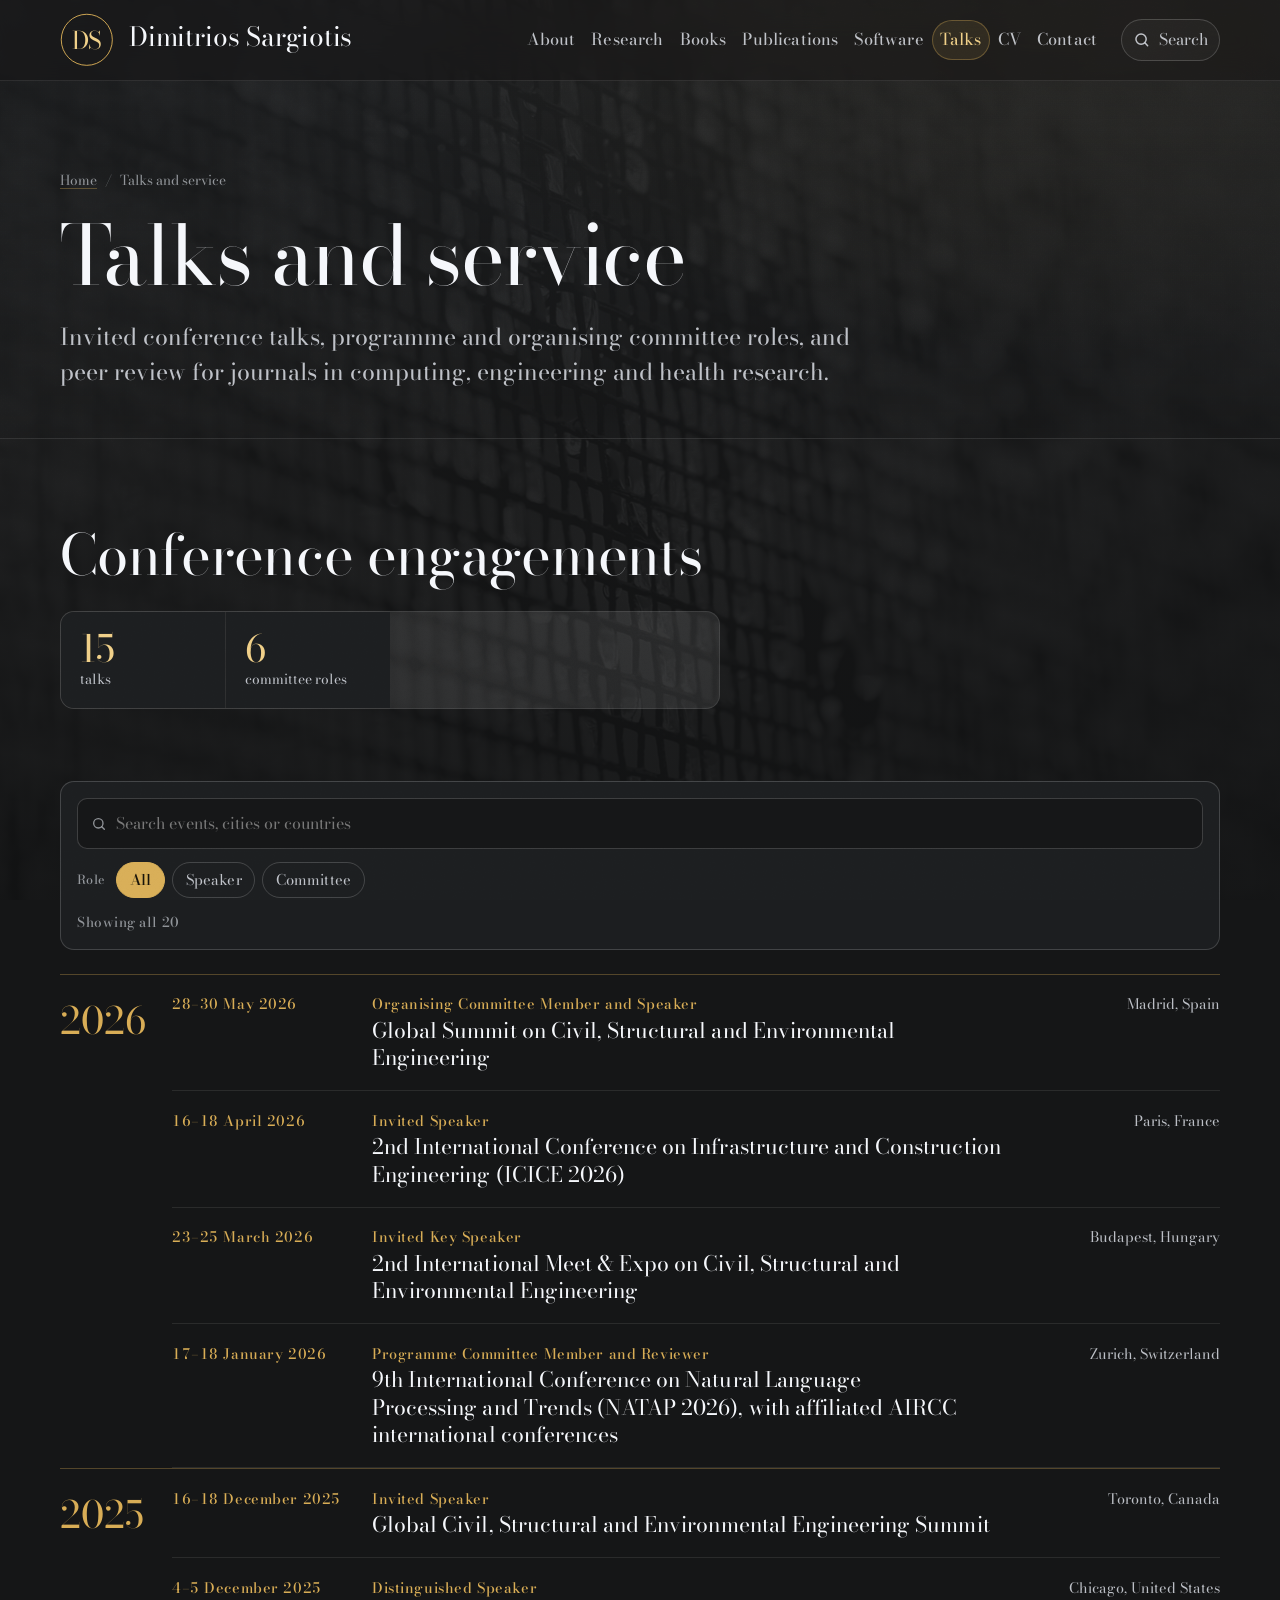
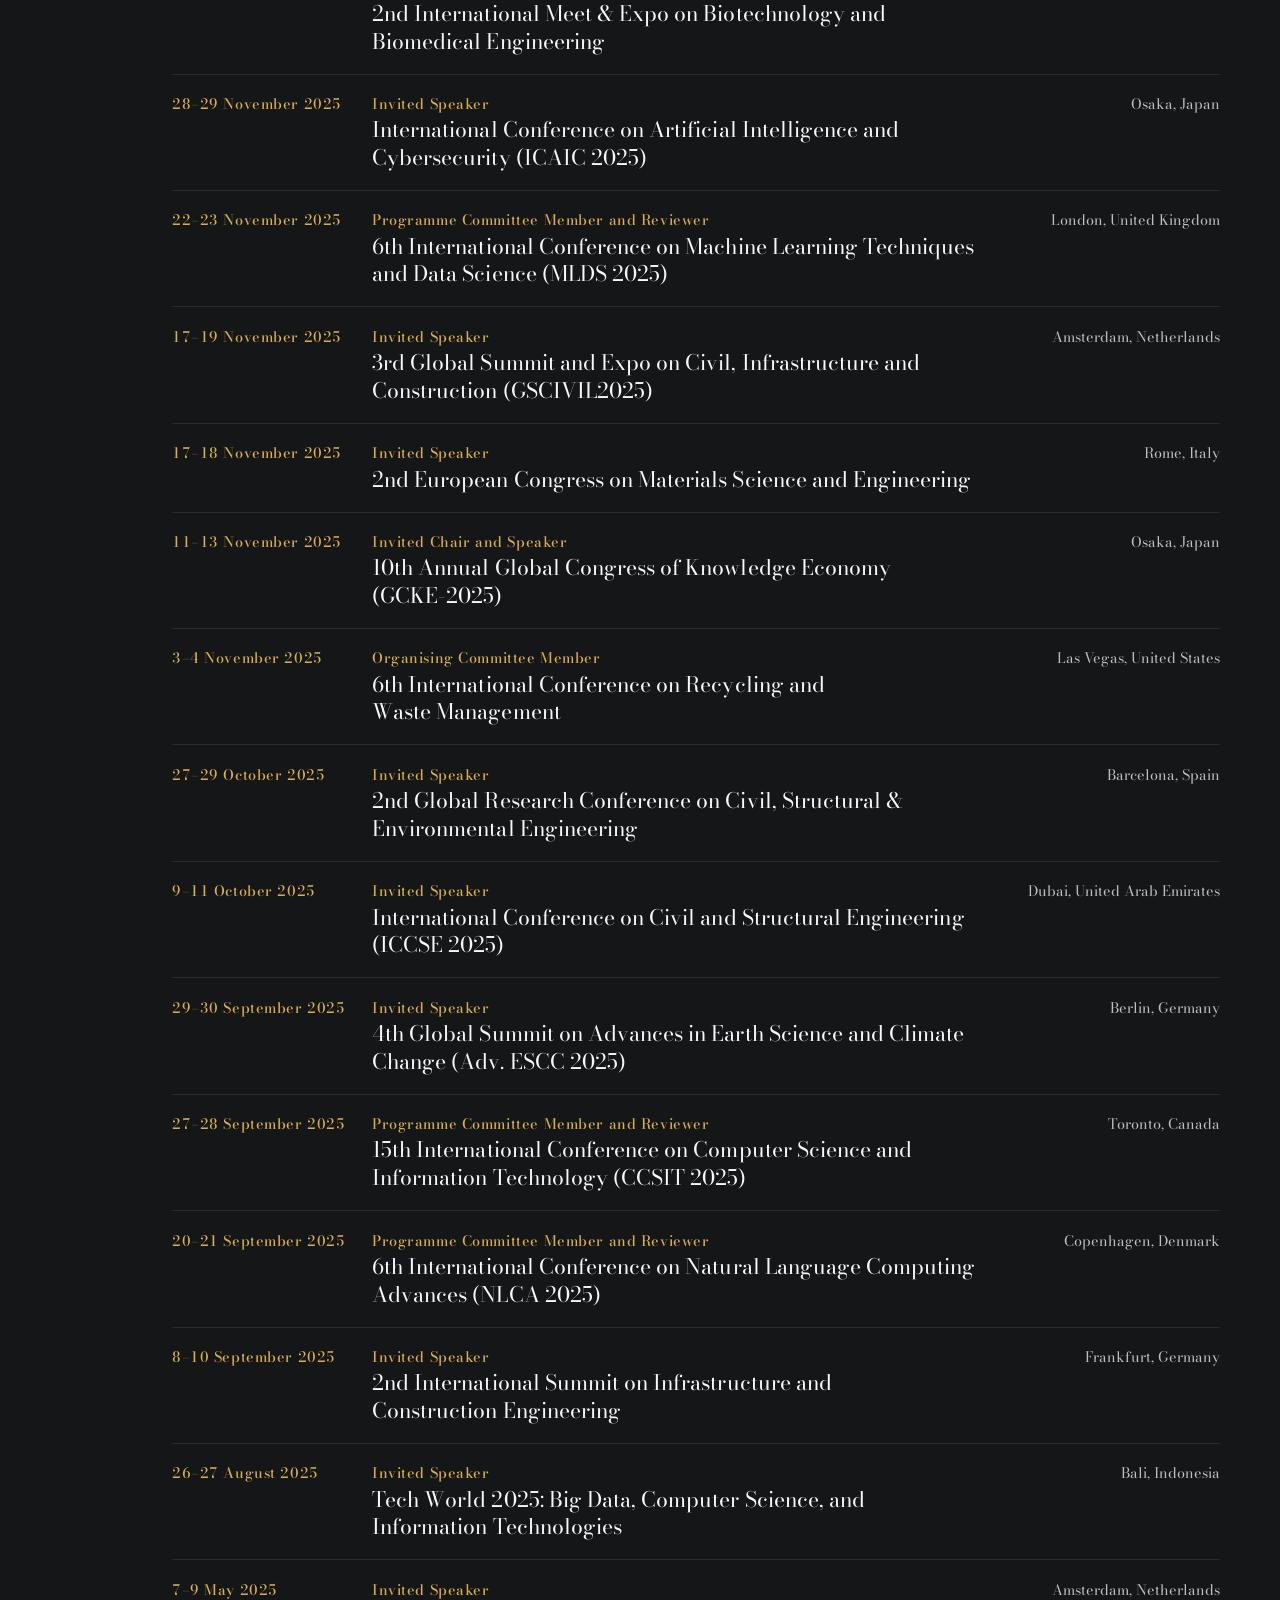
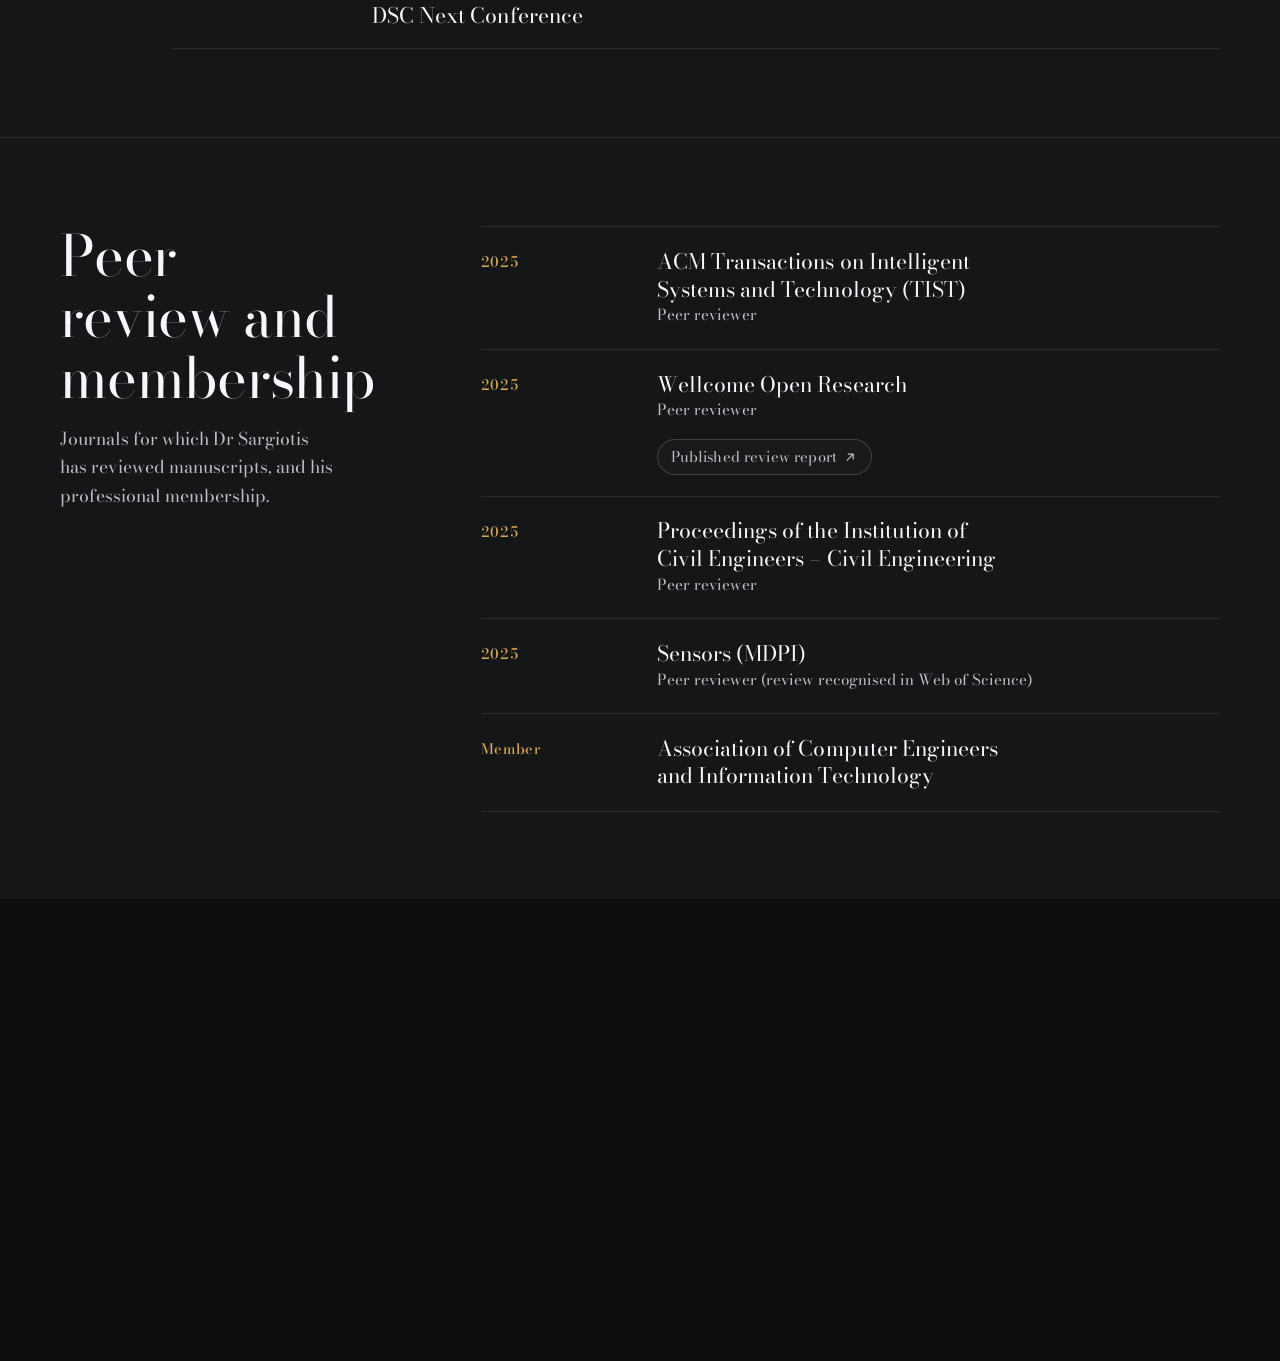
<file: talks.html>
<!doctype html>
<html lang="en-GB">
<head>
<meta charset="utf-8">
<meta name="viewport" content="width=device-width, initial-scale=1, viewport-fit=cover">
<title>Dimitrios Sargiotis · Talks and Service</title>
<meta name="description" content="Invited talks, conference committee roles, peer review and professional memberships of Dr Dimitrios Sargiotis.">
<meta name="author" content="Dimitrios Sargiotis">
<link rel="canonical" href="http://users.ntua.gr/dims/talks.html">
<meta name="color-scheme" content="dark">
<meta name="theme-color" content="#151617">
<meta property="og:type" content="website">
<meta property="og:site_name" content="Dimitrios Sargiotis">
<meta property="og:title" content="Dimitrios Sargiotis · Talks and Service">
<meta property="og:description" content="Invited talks, conference committee roles, peer review and professional memberships of Dr Dimitrios Sargiotis.">
<meta property="og:url" content="http://users.ntua.gr/dims/talks.html">
<meta property="og:image" content="http://users.ntua.gr/dims/images/og-image.jpg">
<meta property="og:image:width" content="1200">
<meta property="og:image:height" content="630">
<meta property="og:image:alt" content="Dimitrios Sargiotis, National Technical University of Athens">
<meta property="og:locale" content="en_GB">
<meta name="twitter:card" content="summary_large_image">
<meta name="twitter:title" content="Dimitrios Sargiotis · Talks and Service">
<meta name="twitter:description" content="Invited talks, conference committee roles, peer review and professional memberships of Dr Dimitrios Sargiotis.">
<meta name="twitter:image" content="http://users.ntua.gr/dims/images/og-image.jpg">
<link rel="icon" href="images/favicon.ico" sizes="16x16 32x32 48x48">
<link rel="icon" href="images/fasvico.png" type="image/png" sizes="103x101">
<link rel="apple-touch-icon" href="images/fasvico.png">
<link rel="manifest" href="manifest.webmanifest">
<link rel="sitemap" type="application/xml" href="sitemap.xml">
<link rel="preload" href="assets/fonts/bodoni-moda-latin-standard-normal.woff2" as="font" type="font/woff2" crossorigin>
<link rel="preload" href="assets/fonts/bodoni-moda-latin-standard-italic.woff2" as="font" type="font/woff2" crossorigin>
<link rel="stylesheet" href="assets/css/site.css">
<script>document.documentElement.classList.add("js")</script>
<script type="speculationrules">{"prerender": [{"where": {"and": [{"selector_matches": "a[href$='.html']"}, {"not": {"selector_matches": "[target=_blank]"}}]}, "eagerness": "moderate"}]}</script>
<script type="application/ld+json">{"@context":"https://schema.org","@graph":[{"@type":"Person","@id":"http://users.ntua.gr/dims/#person","name":"Dimitrios Sargiotis","givenName":"Dimitrios","familyName":"Sargiotis","honorificPrefix":"Dr","jobTitle":"Member of the Laboratory Teaching Staff","url":"http://users.ntua.gr/dims/","image":"http://users.ntua.gr/dims/images/dimitrios-sargiotis.jpg","email":"mailto:dims@central.ntua.gr","worksFor":{"@type":"CollegeOrUniversity","name":"National Technical University of Athens","url":"https://www.ntua.gr/en/","department":{"@type":"Organization","name":"School of Civil Engineering","url":"https://www.civil.ntua.gr/en/"}},"alumniOf":[{"@type":"CollegeOrUniversity","name":"Université Paris VIII"},{"@type":"CollegeOrUniversity","name":"University of Strathclyde"}],"identifier":{"@type":"PropertyValue","propertyID":"ORCID","value":"0009-0006-3644-4561"},"knowsAbout":["Artificial intelligence","Machine learning","Data governance","Digital twins","Smart cities","Urban resilience","Intelligent transportation systems","Digital transformation","Civil engineering","Ethical AI"],"sameAs":["https://orcid.org/0009-0006-3644-4561","https://scholar.google.com/citations?user=M3zEWwEAAAAJ","https://www.researchgate.net/profile/Dimitrios-Sargiotis-2","https://www.linkedin.com/in/dimitrios-sargiotis-2827502b0/"]},{"@type":"WebSite","@id":"http://users.ntua.gr/dims/#site","url":"http://users.ntua.gr/dims/","name":"Dimitrios Sargiotis","inLanguage":"en-GB","publisher":{"@id":"http://users.ntua.gr/dims/#person"}}]}</script>
<script src="assets/js/site.js" defer></script>
</head>
<body>
<a class="skip" href="#main">Skip to content</a>
<div class="progress" aria-hidden="true"></div>
<header class="site-header">
<div class="wrap bar">
<a class="brand" href="index.html" aria-label="Dimitrios Sargiotis, home"><svg class="brand-mark" viewBox="0 0 64 64" aria-hidden="true" focusable="false"><circle class="bm-ring" cx="32" cy="32" r="30.5"/><text class="bm-t" x="32" y="42.6">DS</text></svg><span class="brand-name">Dimitrios Sargiotis</span></a>
<nav class="nav" aria-label="Main"><a href="about.html">About</a><a href="research.html">Research</a><a href="books.html">Books</a><a href="publications.html">Publications</a><a href="software.html">Software</a><a href="talks.html" aria-current="page">Talks</a><a href="cv.html">CV</a><a href="contact.html">Contact</a></nav>
<div class="tools">
<button class="icon-btn" type="button" data-palette-open aria-label="Search the site"><svg viewBox="0 0 24 24" fill="none" stroke="currentColor" stroke-width="2" stroke-linecap="round" aria-hidden="true"><circle cx="11" cy="11" r="7"/><path d="m20 20-3.5-3.5"/></svg><span class="search-label">Search</span><span class="kbd" data-kbd aria-hidden="true">Ctrl K</span></button>
<button class="icon-btn menu-btn" type="button" popovertarget="site-menu" aria-expanded="false" aria-label="Open menu"><svg viewBox="0 0 24 24" fill="none" stroke="currentColor" stroke-width="2" stroke-linecap="round" aria-hidden="true"><path d="M4 7h16M4 12h16M4 17h16"/></svg></button>
</div>
</div>
<nav id="site-menu" class="sheet" popover aria-label="Menu"><div class="sheet-top"><a class="brand" href="index.html"><svg class="brand-mark" viewBox="0 0 64 64" aria-hidden="true" focusable="false"><circle class="bm-ring" cx="32" cy="32" r="30.5"/><text class="bm-t" x="32" y="42.6">DS</text></svg><span class="brand-name">Dimitrios Sargiotis</span></a><button class="icon-btn" type="button" popovertarget="site-menu" popovertargetaction="hide" aria-label="Close menu"><svg viewBox="0 0 24 24" fill="none" stroke="currentColor" stroke-width="2" stroke-linecap="round" aria-hidden="true"><path d="M6 6l12 12M18 6 6 18"/></svg></button></div><ul role="list"><li><a href="index.html">Home<small>Overview</small></a></li><li><a href="about.html">About<small>Biography and education</small></a></li><li><a href="research.html">Research<small>Statement and themes</small></a></li><li><a href="books.html">Books<small>Seventeen Springer volumes</small></a></li><li><a href="publications.html">Publications<small>Articles and citations</small></a></li><li><a href="software.html">Software<small>Code and data</small></a></li><li><a href="talks.html" aria-current="page">Talks<small>Lectures and review</small></a></li><li><a href="cv.html">CV<small>Printable record</small></a></li><li><a href="contact.html">Contact<small>Email and address</small></a></li></ul><div class="sheet-foot"><a class="gold" href="mailto:dims@central.ntua.gr">dims@central.ntua.gr</a><div class="tags"><a class="tag" href="https://orcid.org/0009-0006-3644-4561" target="_blank" rel="me noopener">ORCID</a><a class="tag" href="https://scholar.google.com/citations?user=M3zEWwEAAAAJ" target="_blank" rel="me noopener">Google Scholar</a><a class="tag" href="https://www.researchgate.net/profile/Dimitrios-Sargiotis-2" target="_blank" rel="me noopener">ResearchGate</a><a class="tag" href="https://www.linkedin.com/in/dimitrios-sargiotis-2827502b0/" target="_blank" rel="me noopener">LinkedIn</a></div></div></nav>
</header>
<main id="main">
<header class="page-head"><div class="wrap"><nav class="crumb" aria-label="Breadcrumb"><a href="index.html">Home</a><span aria-hidden="true">/</span><span aria-current="page">Talks and service</span></nav><h1>Talks and service</h1><p class="lede">Invited conference talks, programme and organising committee roles, and peer review for journals in computing, engineering and health research.</p></div></header><section class="section" aria-labelledby="h-eng"><div class="wrap" data-filter>
<div class="section-head"><div><h2 id="h-eng">Conference engagements</h2><p class="talk-stats"><span><b>15</b>talks</span><span><b>6</b>committee roles</span></p></div></div>
<div class="filters">
<div class="filter-search"><svg viewBox="0 0 24 24" fill="none" stroke="currentColor" stroke-width="2" stroke-linecap="round" aria-hidden="true"><circle cx="11" cy="11" r="7"/><path d="m20 20-3.5-3.5"/></svg><label class="visually-hidden" for="talk-q">Search engagements</label><input id="talk-q" type="search" placeholder="Search events, cities or countries" data-filter-search autocomplete="off"></div>
<div class="filter-row" data-group="role" role="group" aria-label="Role"><span class="lbl">Role</span><button class="seg" type="button" data-value="all" aria-pressed="true">All</button><button class="seg" type="button" data-value="speaker" aria-pressed="false">Speaker</button><button class="seg" type="button" data-value="committee" aria-pressed="false">Committee</button></div>
<div class="filter-status"><span data-filter-count aria-live="polite">Showing all 20</span><button class="linkbtn" type="button" data-filter-reset hidden>Clear filters</button></div>
</div>
<section class="year-group" data-section aria-label="2026"><p class="year-label">2026</p><div><div class="talk" id="talk-0" data-item data-tags="speaker committee" data-text="2830 may 2026 organising committee member and speaker global summit on civil, structural and environmental engineering madrid spain"><span class="when">28–30 May 2026</span><div><p class="talk-role">Organising Committee Member and Speaker</p><p class="talk-event">Global Summit on Civil, Structural and Environmental Engineering</p></div><p class="talk-place">Madrid, Spain</p></div><div class="talk" id="talk-1" data-item data-tags="speaker" data-text="1618 april 2026 invited speaker 2nd international conference on infrastructure and construction engineering (icice 2026) paris france"><span class="when">16–18 April 2026</span><div><p class="talk-role">Invited Speaker</p><p class="talk-event">2nd International Conference on Infrastructure and Construction Engineering (ICICE 2026)</p></div><p class="talk-place">Paris, France</p></div><div class="talk" id="talk-2" data-item data-tags="speaker" data-text="2325 march 2026 invited key speaker 2nd international meet &amp; expo on civil, structural and environmental engineering budapest hungary"><span class="when">23–25 March 2026</span><div><p class="talk-role">Invited Key Speaker</p><p class="talk-event">2nd International Meet &amp; Expo on Civil, Structural and Environmental Engineering</p></div><p class="talk-place">Budapest, Hungary</p></div><div class="talk" id="talk-3" data-item data-tags="committee" data-text="1718 january 2026 programme committee member and reviewer 9th international conference on natural language processing and trends (natap 2026), with affiliated aircc international conferences zurich switzerland"><span class="when">17–18 January 2026</span><div><p class="talk-role">Programme Committee Member and Reviewer</p><p class="talk-event">9th International Conference on Natural Language Processing and Trends (NATAP 2026), with affiliated AIRCC international conferences</p></div><p class="talk-place">Zurich, Switzerland</p></div></div></section><section class="year-group" data-section aria-label="2025"><p class="year-label">2025</p><div><div class="talk" id="talk-4" data-item data-tags="speaker" data-text="1618 december 2025 invited speaker global civil, structural and environmental engineering summit toronto canada"><span class="when">16–18 December 2025</span><div><p class="talk-role">Invited Speaker</p><p class="talk-event">Global Civil, Structural and Environmental Engineering Summit</p></div><p class="talk-place">Toronto, Canada</p></div><div class="talk" id="talk-5" data-item data-tags="speaker" data-text="45 december 2025 distinguished speaker 2nd international meet &amp; expo on biotechnology and biomedical engineering chicago united states"><span class="when">4–5 December 2025</span><div><p class="talk-role">Distinguished Speaker</p><p class="talk-event">2nd International Meet &amp; Expo on Biotechnology and Biomedical Engineering</p></div><p class="talk-place">Chicago, United States</p></div><div class="talk" id="talk-6" data-item data-tags="speaker" data-text="2829 november 2025 invited speaker international conference on artificial intelligence and cybersecurity (icaic 2025) osaka japan"><span class="when">28–29 November 2025</span><div><p class="talk-role">Invited Speaker</p><p class="talk-event">International Conference on Artificial Intelligence and Cybersecurity (ICAIC 2025)</p></div><p class="talk-place">Osaka, Japan</p></div><div class="talk" id="talk-7" data-item data-tags="committee" data-text="2223 november 2025 programme committee member and reviewer 6th international conference on machine learning techniques and data science (mlds 2025) london united kingdom"><span class="when">22–23 November 2025</span><div><p class="talk-role">Programme Committee Member and Reviewer</p><p class="talk-event">6th International Conference on Machine Learning Techniques and Data Science (MLDS 2025)</p></div><p class="talk-place">London, United Kingdom</p></div><div class="talk" id="talk-8" data-item data-tags="speaker" data-text="1719 november 2025 invited speaker 3rd global summit and expo on civil, infrastructure and construction (gscivil2025) amsterdam netherlands"><span class="when">17–19 November 2025</span><div><p class="talk-role">Invited Speaker</p><p class="talk-event">3rd Global Summit and Expo on Civil, Infrastructure and Construction (GSCIVIL2025)</p></div><p class="talk-place">Amsterdam, Netherlands</p></div><div class="talk" id="talk-9" data-item data-tags="speaker" data-text="1718 november 2025 invited speaker 2nd european congress on materials science and engineering rome italy"><span class="when">17–18 November 2025</span><div><p class="talk-role">Invited Speaker</p><p class="talk-event">2nd European Congress on Materials Science and Engineering</p></div><p class="talk-place">Rome, Italy</p></div><div class="talk" id="talk-10" data-item data-tags="speaker" data-text="1113 november 2025 invited chair and speaker 10th annual global congress of knowledge economy (gcke-2025) osaka japan"><span class="when">11–13 November 2025</span><div><p class="talk-role">Invited Chair and Speaker</p><p class="talk-event">10th Annual Global Congress of Knowledge Economy (GCKE-2025)</p></div><p class="talk-place">Osaka, Japan</p></div><div class="talk" id="talk-11" data-item data-tags="committee" data-text="34 november 2025 organising committee member 6th international conference on recycling and waste management las vegas united states"><span class="when">3–4 November 2025</span><div><p class="talk-role">Organising Committee Member</p><p class="talk-event">6th International Conference on Recycling and Waste Management</p></div><p class="talk-place">Las Vegas, United States</p></div><div class="talk" id="talk-12" data-item data-tags="speaker" data-text="2729 october 2025 invited speaker 2nd global research conference on civil, structural &amp; environmental engineering barcelona spain"><span class="when">27–29 October 2025</span><div><p class="talk-role">Invited Speaker</p><p class="talk-event">2nd Global Research Conference on Civil, Structural &amp; Environmental Engineering</p></div><p class="talk-place">Barcelona, Spain</p></div><div class="talk" id="talk-13" data-item data-tags="speaker" data-text="911 october 2025 invited speaker international conference on civil and structural engineering (iccse 2025) dubai united arab emirates"><span class="when">9–11 October 2025</span><div><p class="talk-role">Invited Speaker</p><p class="talk-event">International Conference on Civil and Structural Engineering (ICCSE 2025)</p></div><p class="talk-place">Dubai, United Arab Emirates</p></div><div class="talk" id="talk-14" data-item data-tags="speaker" data-text="2930 september 2025 invited speaker 4th global summit on advances in earth science and climate change (adv. escc 2025) berlin germany"><span class="when">29–30 September 2025</span><div><p class="talk-role">Invited Speaker</p><p class="talk-event">4th Global Summit on Advances in Earth Science and Climate Change (Adv. ESCC 2025)</p></div><p class="talk-place">Berlin, Germany</p></div><div class="talk" id="talk-15" data-item data-tags="committee" data-text="2728 september 2025 programme committee member and reviewer 15th international conference on computer science and information technology (ccsit 2025) toronto canada"><span class="when">27–28 September 2025</span><div><p class="talk-role">Programme Committee Member and Reviewer</p><p class="talk-event">15th International Conference on Computer Science and Information Technology (CCSIT 2025)</p></div><p class="talk-place">Toronto, Canada</p></div><div class="talk" id="talk-16" data-item data-tags="committee" data-text="2021 september 2025 programme committee member and reviewer 6th international conference on natural language computing advances (nlca 2025) copenhagen denmark"><span class="when">20–21 September 2025</span><div><p class="talk-role">Programme Committee Member and Reviewer</p><p class="talk-event">6th International Conference on Natural Language Computing Advances (NLCA 2025)</p></div><p class="talk-place">Copenhagen, Denmark</p></div><div class="talk" id="talk-17" data-item data-tags="speaker" data-text="810 september 2025 invited speaker 2nd international summit on infrastructure and construction engineering frankfurt germany"><span class="when">8–10 September 2025</span><div><p class="talk-role">Invited Speaker</p><p class="talk-event">2nd International Summit on Infrastructure and Construction Engineering</p></div><p class="talk-place">Frankfurt, Germany</p></div><div class="talk" id="talk-18" data-item data-tags="speaker" data-text="2627 august 2025 invited speaker tech world 2025: big data, computer science, and information technologies bali indonesia"><span class="when">26–27 August 2025</span><div><p class="talk-role">Invited Speaker</p><p class="talk-event">Tech World 2025: Big Data, Computer Science, and Information Technologies</p></div><p class="talk-place">Bali, Indonesia</p></div><div class="talk" id="talk-19" data-item data-tags="speaker" data-text="79 may 2025 invited speaker dsc next conference amsterdam netherlands"><span class="when">7–9 May 2025</span><div><p class="talk-role">Invited Speaker</p><p class="talk-event">DSC Next Conference</p></div><p class="talk-place">Amsterdam, Netherlands</p></div></div></section>
<p class="empty" data-filter-empty hidden>No engagement matches. Clear the filters or try another city.</p>
</div></section>
<section class="section" aria-labelledby="h-rev"><div class="wrap split">
<div class="aside"><h2 id="h-rev">Peer review and membership</h2><p class="muted mt-1">Journals for which Dr Sargiotis has reviewed manuscripts, and his professional membership.</p></div>
<div class="list-rows"><div class="row"><span class="when">2025</span><div><h3>ACM Transactions on Intelligent Systems and Technology (TIST)</h3><p>Peer reviewer</p></div></div><div class="row"><span class="when">2025</span><div><h3>Wellcome Open Research</h3><p>Peer reviewer</p><p><a class="linkbtn mt-1" href="https://doi.org/10.21956/wellcomeopenres.27430.r138271" target="_blank" rel="noopener">Published review report <svg viewBox="0 0 24 24" fill="none" stroke="currentColor" stroke-width="2" stroke-linecap="round" stroke-linejoin="round" aria-hidden="true"><path d="M7 17 17 7M9 7h8v8"/></svg></a></p></div></div><div class="row"><span class="when">2025</span><div><h3>Proceedings of the Institution of Civil Engineers – Civil Engineering</h3><p>Peer reviewer</p></div></div><div class="row"><span class="when">2025</span><div><h3>Sensors (MDPI)</h3><p>Peer reviewer (review recognised in Web of Science)</p></div></div><div class="row"><span class="when">Member</span><div><h3>Association of Computer Engineers and Information Technology</h3></div></div></div>
</div></section>
</main>
<footer class="site-footer">
<div class="wrap">
<div class="foot-grid">
<div class="foot-brand"><svg class="brand-mark" viewBox="0 0 64 64" aria-hidden="true" focusable="false"><circle class="bm-ring" cx="32" cy="32" r="30.5"/><text class="bm-t" x="32" y="42.6">DS</text></svg><p class="foot-name">Dimitrios Sargiotis</p><p>Member of the Laboratory Teaching Staff<br>Deputy Director, PC Laboratories<br>School of Civil Engineering<br>National Technical University of Athens</p><p class="mt-1"><a href="mailto:dims@central.ntua.gr">dims@central.ntua.gr</a></p></div>
<div><h2>Site</h2><ul role="list"><li><a href="about.html">About</a></li><li><a href="research.html">Research</a></li><li><a href="books.html">Books</a></li><li><a href="publications.html">Publications</a></li><li><a href="software.html">Software</a></li><li><a href="talks.html">Talks</a></li><li><a href="cv.html">CV</a></li><li><a href="contact.html">Contact</a></li></ul></div>
<div><h2>Profiles</h2><ul role="list"><li><a href="https://orcid.org/0009-0006-3644-4561" rel="me noopener" target="_blank">ORCID</a></li><li><a href="https://scholar.google.com/citations?user=M3zEWwEAAAAJ" rel="me noopener" target="_blank">Google Scholar</a></li><li><a href="https://www.researchgate.net/profile/Dimitrios-Sargiotis-2" rel="me noopener" target="_blank">ResearchGate</a></li><li><a href="https://www.linkedin.com/in/dimitrios-sargiotis-2827502b0/" rel="me noopener" target="_blank">LinkedIn</a></li></ul></div>
<div><h2>Institution</h2><ul role="list"><li><a href="https://www.civil.ntua.gr/en/" target="_blank" rel="noopener">School of Civil Engineering</a></li><li><a href="https://www.ntua.gr/en/" target="_blank" rel="noopener">NTUA</a></li><li><a href="sargiotis.bib" download>Full bibliography (.bib)</a></li></ul></div>
</div>
<div class="foot-base"><span>© 2000–2026 Dimitrios K. Sargiotis.</span><span><a href="accessibility.html">Accessibility</a>&nbsp;&nbsp; <a href="privacy.html">Privacy</a>&nbsp;&nbsp; <a href="sitemap.xml">Sitemap</a></span></div>
</div>
</footer>
<button class="totop" type="button" data-totop aria-label="Back to top" tabindex="-1" aria-hidden="true"><svg class="totop-ring" viewBox="0 0 52 52" aria-hidden="true"><circle class="trk" cx="26" cy="26" r="24"/><circle class="bar" cx="26" cy="26" r="24" pathLength="100"/></svg><span class="totop-arrow" aria-hidden="true"><svg viewBox="0 0 24 24" fill="none" stroke="currentColor" stroke-width="1.8" stroke-linecap="round" stroke-linejoin="round"><path d="M12 19V5M5.5 11.5 12 5l6.5 6.5"/></svg><svg viewBox="0 0 24 24" fill="none" stroke="currentColor" stroke-width="1.8" stroke-linecap="round" stroke-linejoin="round"><path d="M12 19V5M5.5 11.5 12 5l6.5 6.5"/></svg></span><span class="totop-label" aria-hidden="true">Top</span></button>
<dialog id="palette" class="palette" aria-label="Search the site">
<div class="pal-in"><svg viewBox="0 0 24 24" fill="none" stroke="currentColor" stroke-width="2" stroke-linecap="round" aria-hidden="true"><circle cx="11" cy="11" r="7"/><path d="m20 20-3.5-3.5"/></svg><label class="visually-hidden" for="pal-q">Search books, publications, talks and pages</label><input id="pal-q" type="search" placeholder="Search books, papers, talks, themes" autocomplete="off" spellcheck="false" role="combobox" aria-expanded="true" aria-controls="pal-list"><button class="pal-close" type="button" data-palette-close>Esc</button></div>
<div class="pal-res" id="pal-list" role="listbox"></div>
<div class="pal-foot"><span>↑ ↓ to move</span><span>Enter to open</span><span>Esc to close</span></div>
</dialog>
</body>
</html>
</file>
<file: assets/css/site.css>
@font-face{font-family:"Bodoni Moda";src:url("../fonts/bodoni-moda-latin-standard-normal.woff2") format("woff2-variations");font-weight:400 900;font-style:normal;font-display:swap}
@font-face{font-family:"Bodoni Moda";src:url("../fonts/bodoni-moda-latin-standard-italic.woff2") format("woff2-variations");font-weight:400 900;font-style:italic;font-display:swap}

@layer reset,tokens,base,layout,components,pages,premium,utilities;

@layer reset{
*,*::before,*::after{box-sizing:border-box}
html{-webkit-text-size-adjust:100%;text-size-adjust:100%;hanging-punctuation:first last}
body{margin:0;min-height:100dvh}
img,svg{display:block;max-width:100%}
button,input{font:inherit;color:inherit}
h1,h2,h3,h4,p,ul,ol,dl,dd,figure,blockquote,pre,address{margin:0}
ul[role="list"],ol[role="list"]{list-style:none;padding:0}
[hidden]{display:none!important}
}

@layer tokens{
:root{
--bg:#151617;
--bg-2:#1c1e20;
--bg-3:#24272a;
--bg-4:#2d3034;
--ink:#f5f7fb;
--ink-soft:rgb(236 240 247 / 0.78);
--ink-faint:rgb(236 240 247 / 0.56);
--line:rgb(255 255 255 / 0.09);
--line-strong:rgb(255 255 255 / 0.17);
--gold:#d8ad56;
--gold-2:#f0cf86;
--gold-line:rgb(216 173 86 / 0.32);
--gold-wash:rgb(216 173 86 / 0.1);
--gold-ink:#17130a;
--focus:#f0cf86;
--shadow:rgb(0 0 0 / 0.55);
--display:"Bodoni Moda","Didot","Bodoni 72",Georgia,serif;
--serif:var(--display);
--sans:var(--display);
--mono:ui-monospace,"SF Mono",Menlo,Consolas,monospace;
--step--1:clamp(0.8rem,0.78rem + 0.1vw,0.86rem);
--step-0:clamp(1rem,0.97rem + 0.15vw,1.0625rem);
--step-1:clamp(1.12rem,1.06rem + 0.35vw,1.33rem);
--step-2:clamp(1.32rem,1.2rem + 0.7vw,1.75rem);
--step-3:clamp(1.6rem,1.38rem + 1.2vw,2.45rem);
--step-4:clamp(2rem,1.6rem + 2.4vw,3.8rem);
--step-5:clamp(2.5rem,1.8rem + 4.2vw,5.4rem);
--gutter:clamp(1.1rem,4vw,2.75rem);
--header-h:4.25rem;
--measure:66ch;
--radius:14px;
color-scheme:dark;
}
}

@layer base{
@view-transition{navigation:auto}
::view-transition-old(root),::view-transition-new(root){animation-duration:.28s}
html{background:var(--bg);scroll-padding-top:calc(var(--header-h) + 1.5rem)}
body{background:var(--bg);color:var(--ink);font-family:var(--sans);font-size:var(--step-0);line-height:1.62;-webkit-font-smoothing:antialiased;text-rendering:optimizeLegibility;-webkit-tap-highlight-color:transparent}
h1,h2,h3{font-family:var(--display);font-weight:400;line-height:1.08;letter-spacing:-0.012em;text-wrap:balance;font-optical-sizing:auto}
h1{font-size:var(--step-5);font-weight:400;letter-spacing:-0.02em}
h2{font-size:var(--step-4);font-weight:400}
h3{font-size:var(--step-2);line-height:1.2}
p{text-wrap:pretty}
a{color:inherit;text-decoration-line:underline;text-decoration-thickness:1px;text-decoration-color:var(--gold-line);text-underline-offset:0.22em;transition:text-decoration-color .2s,color .2s}
a:hover{text-decoration-color:var(--gold);color:var(--gold-2)}
:focus-visible{outline:2px solid var(--focus);outline-offset:3px;border-radius:3px}
::selection{background:var(--gold);color:var(--gold-ink)}
}

@layer layout{
.wrap{width:100%;max-width:78rem;margin-inline:auto;padding-inline:var(--gutter)}
.skip{position:absolute;left:var(--gutter);top:-4rem;z-index:100;background:var(--gold);color:var(--gold-ink);padding:.6rem 1rem;border-radius:8px;text-decoration:none;font-weight:600}
.skip:focus{top:1rem}
.site-header{position:sticky;top:0;z-index:40;padding-top:env(safe-area-inset-top,0px);background:rgb(21 22 23 / 0.72);backdrop-filter:saturate(1.3) blur(18px);-webkit-backdrop-filter:saturate(1.3) blur(18px);border-bottom:1px solid var(--line);view-transition-name:site-header}
.bar{display:flex;align-items:center;gap:1rem;min-height:var(--header-h)}
.brand{display:flex;align-items:center;gap:.8rem;text-decoration:none;margin-right:auto;min-width:0}
.brand:hover{color:var(--ink)}
.brand-mark{height:2rem;width:auto;flex:none}
.brand-name{font-family:var(--serif);font-size:1.12rem;line-height:1.1;white-space:nowrap;overflow:hidden;text-overflow:ellipsis;min-width:0}
.brand-name small{display:block;font-family:var(--sans);font-size:.72rem;color:var(--ink-faint);white-space:nowrap;overflow:hidden;text-overflow:ellipsis}
.nav{display:none;gap:.1rem}
.nav a{text-decoration:none;font-size:.9rem;padding:.42rem .66rem;border-radius:999px;color:var(--ink-soft);font-weight:450}
.nav a:hover{color:var(--ink);background:var(--bg-3)}
.nav a[aria-current="page"]{color:var(--gold-2);background:var(--gold-wash);box-shadow:inset 0 0 0 1px var(--gold-line)}
.tools{display:flex;gap:.4rem;align-items:center}
.icon-btn{display:inline-flex;align-items:center;justify-content:center;gap:.5rem;height:2.6rem;min-width:2.6rem;padding-inline:.7rem;border:1px solid var(--line-strong);background:rgb(255 255 255 / 0.03);border-radius:999px;cursor:pointer;color:var(--ink-soft);font-size:.85rem}
.icon-btn:hover{color:var(--gold-2);border-color:var(--gold-line)}
.icon-btn svg{width:1.1rem;height:1.1rem}
.kbd{display:none;font-family:var(--sans);font-size:.7rem;border:1px solid var(--line-strong);border-radius:5px;padding:0 .32rem;color:var(--ink-faint)}
.search-label{display:none}
.menu-btn{display:inline-flex}
@media (min-width:64rem){.nav{display:flex}.menu-btn{display:none}.search-label{display:inline}.kbd{display:inline}}

.sheet{position:fixed;inset:0;width:100%;height:100%;max-width:none;max-height:none;margin:0;border:0;padding:calc(env(safe-area-inset-top,0px) + 1rem) var(--gutter) calc(env(safe-area-inset-bottom,0px) + 1.5rem);background:rgb(17 18 19 / 0.97);backdrop-filter:blur(20px);-webkit-backdrop-filter:blur(20px);color:var(--ink);overflow-y:auto;overscroll-behavior:contain}
.sheet:popover-open{display:flex;flex-direction:column}
.sheet-top{display:flex;align-items:center;justify-content:space-between;min-height:var(--header-h)}
.sheet ul{display:grid;margin-top:clamp(.5rem,2vh,1.5rem);border-top:1px solid var(--line)}
.sheet li a{display:flex;align-items:baseline;justify-content:space-between;gap:1rem;padding:clamp(.55rem,1.6vh,1rem) .15rem;border-bottom:1px solid var(--line);font-family:var(--serif);font-size:clamp(1.4rem,min(7vw,4.2vh),2.2rem);line-height:1.1;text-decoration:none;color:var(--ink)}
.sheet li a small{font-family:var(--sans);font-size:.78rem;color:var(--ink-faint);white-space:nowrap;text-align:right}
.sheet li a[aria-current="page"]{color:var(--gold-2)}
.sheet-foot{margin-top:auto;padding-top:2rem;display:grid;gap:.9rem;font-size:.9rem;color:var(--ink-soft)}
.sheet-foot .tags{gap:.5rem}
@media (prefers-reduced-motion:no-preference){.sheet:popover-open{animation:sheet .32s cubic-bezier(.2,.8,.2,1)}.sheet:popover-open li{animation:rise .5s cubic-bezier(.2,.8,.2,1) backwards}.sheet:popover-open li:nth-child(2){animation-delay:30ms}.sheet:popover-open li:nth-child(3){animation-delay:60ms}.sheet:popover-open li:nth-child(4){animation-delay:90ms}.sheet:popover-open li:nth-child(5){animation-delay:120ms}.sheet:popover-open li:nth-child(6){animation-delay:150ms}.sheet:popover-open li:nth-child(7){animation-delay:180ms}.sheet:popover-open li:nth-child(8){animation-delay:210ms}}
@keyframes sheet{from{opacity:0;transform:translateY(-12px)}}

main{display:block}
.progress{position:fixed;inset:0 0 auto 0;height:2px;background:linear-gradient(90deg,var(--gold),var(--gold-2));transform-origin:0 50%;transform:scaleX(0);z-index:60;pointer-events:none}
@supports (animation-timeline:scroll()){@media (prefers-reduced-motion:no-preference){.progress{animation:grow linear both;animation-timeline:scroll(root)}}}
@keyframes grow{to{transform:scaleX(1)}}

.page-head{position:relative;padding-block:clamp(2.5rem,7vw,5.5rem) clamp(2rem,4vw,3rem);border-bottom:1px solid var(--line);background:radial-gradient(60rem 22rem at 85% -10%,rgb(216 173 86 / 0.11),transparent 70%),linear-gradient(180deg,var(--bg-2),var(--bg));overflow:hidden}
.page-head h1{font-size:var(--step-5);view-transition-name:page-title;max-width:18ch}
.page-head .lede{margin-top:1.25rem;max-width:58ch;font-family:var(--serif);font-size:var(--step-1);line-height:1.5;color:var(--ink-soft)}
.page-head .lede a{color:var(--gold-2)}
.crumb{display:flex;gap:.5rem;font-size:.85rem;color:var(--ink-faint);margin-bottom:1.25rem}
.crumb a{color:var(--ink-faint)}
.section{padding-block:clamp(3rem,8vw,6.5rem);border-bottom:1px solid var(--line)}
.section:last-child{border-bottom:0}
.section.tight{padding-top:clamp(1.25rem,3vw,2.25rem)}
.section.alt{background:var(--bg-2)}
.section-head{display:grid;gap:.9rem;margin-bottom:clamp(1.75rem,4vw,3rem)}
.section-head p{max-width:60ch;color:var(--ink-soft)}
.section-head .more{justify-self:start}
.eyebrow{font-size:.8rem;color:var(--gold);font-weight:500;display:flex;align-items:center;gap:.6rem}
.eyebrow::before{content:"";width:1.6rem;height:1px;background:var(--gold)}
@media (min-width:56rem){.section-head{grid-template-columns:minmax(0,1fr) auto;align-items:end}.section-head>*:not(.more){grid-column:1}.section-head .more{grid-column:2;grid-row:1 / span 3;align-self:end}}
.split{display:grid;gap:clamp(1.5rem,4vw,4rem)}
@media (min-width:58rem){.split{grid-template-columns:minmax(0,4fr) minmax(0,8fr)}.split>.aside{position:sticky;top:calc(var(--header-h) + 2rem);align-self:start}}
.prose{max-width:var(--measure);font-family:var(--serif);font-size:var(--step-1);line-height:1.66;display:grid;gap:1.05em;color:rgb(245 247 251 / 0.92)}
.prose.sans{font-family:var(--sans);font-size:var(--step-0)}

.site-footer{background:#101112;border-top:1px solid var(--line);padding-block:3.5rem calc(2.5rem + env(safe-area-inset-bottom,0px));font-size:.92rem;color:var(--ink-soft)}
.foot-grid{display:grid;gap:2.25rem}
@media (min-width:48rem){.foot-grid{grid-template-columns:minmax(0,1.5fr) repeat(3,minmax(0,1fr))}}
.foot-grid h2{font-family:var(--sans);font-size:.78rem;font-weight:550;color:var(--gold);margin-bottom:.8rem;letter-spacing:.04em}
.foot-grid ul{display:grid;gap:.45rem}
.foot-grid a{text-decoration:none;color:var(--ink-soft)}
.foot-grid a:hover{color:var(--gold-2)}
.foot-brand{display:grid;gap:.8rem;justify-items:start}
.foot-brand img{height:2.6rem;width:auto}
.foot-name{font-family:var(--serif);font-size:1.4rem;color:var(--ink)}
.foot-base{margin-top:2.75rem;padding-top:1.25rem;border-top:1px solid var(--line);display:flex;flex-wrap:wrap;gap:.6rem 1.5rem;justify-content:space-between;font-size:.82rem;color:var(--ink-faint)}
.foot-base a{color:var(--ink-faint)}
.foot-base nav{display:flex;gap:1.25rem;flex-wrap:wrap}
}

@layer components{
.btn{display:inline-flex;align-items:center;justify-content:center;gap:.55rem;min-height:2.9rem;padding:.7rem 1.25rem;border-radius:999px;border:1px solid var(--gold);background:linear-gradient(180deg,var(--gold-2),var(--gold));color:var(--gold-ink);text-decoration:none;font-size:.95rem;font-weight:600;cursor:pointer;transition:transform .15s,filter .2s,box-shadow .2s;box-shadow:0 10px 28px -12px rgb(216 173 86 / 0.55),inset 0 1px 0 rgb(255 255 255 / 0.35)}
.btn:hover{color:var(--gold-ink);filter:brightness(1.06);transform:translateY(-1px)}
.btn.ghost{background:rgb(255 255 255 / 0.03);color:var(--ink);border-color:var(--line-strong);box-shadow:none;font-weight:500}
.btn.ghost:hover{border-color:var(--gold-line);color:var(--gold-2);background:var(--gold-wash)}
.btn.small{min-height:2.4rem;padding:.4rem .9rem;font-size:.86rem}
.btn svg{width:1rem;height:1rem}
.actions{display:flex;flex-wrap:wrap;gap:.7rem}
.chip{display:inline-flex;align-items:center;gap:.45rem;font-size:.76rem;font-weight:500;padding:.2rem .65rem;border-radius:999px;white-space:nowrap;line-height:1.5}
.chip.published{background:var(--gold-wash);color:var(--gold-2);box-shadow:inset 0 0 0 1px var(--gold-line)}
.chip.published::before{content:"";width:.42rem;height:.42rem;border-radius:50%;background:var(--gold)}
.chip.forthcoming{box-shadow:inset 0 0 0 1px var(--line-strong);color:var(--ink-soft)}
.chip.forthcoming::before{content:"";width:.42rem;height:.42rem;border-radius:50%;box-shadow:inset 0 0 0 1.5px var(--ink-faint)}
.tag{display:inline-flex;align-items:center;font-size:.8rem;padding:.24rem .68rem;border:1px solid var(--line-strong);border-radius:999px;color:var(--ink-soft);text-decoration:none;background:rgb(255 255 255 / 0.02)}
a.tag:hover{border-color:var(--gold-line);color:var(--gold-2);background:var(--gold-wash)}
.tags{display:flex;flex-wrap:wrap;gap:.45rem}
.meta{color:var(--ink-faint);font-size:.88rem;font-variant-numeric:tabular-nums}
.kv{display:grid;grid-template-columns:auto minmax(0,1fr);gap:.4rem 1.2rem;font-size:.9rem}
.kv dt{color:var(--ink-faint)}
.kv dd{font-variant-numeric:tabular-nums;min-width:0;overflow-wrap:anywhere}
.arrow{display:inline-block;transition:transform .2s}
a:hover .arrow{transform:translateX(3px)}

.cover{display:block;position:relative;aspect-ratio:155/235;width:100%;border-radius:3px 6px 6px 3px;overflow:hidden;background:var(--bg-3);box-shadow:0 1px 0 rgb(255 255 255 / 0.06) inset,0 28px 50px -24px var(--shadow),0 4px 12px rgb(0 0 0 / 0.35)}
.cover img{position:absolute;inset:0;width:100%;height:100%;object-fit:cover}
.cover::after{content:"";position:absolute;inset:0;background:linear-gradient(90deg,rgb(0 0 0 / 0.28) 0,rgb(255 255 255 / 0.1) 1.2%,transparent 3.5%),linear-gradient(180deg,rgb(255 255 255 / 0.07),transparent 30%);pointer-events:none}
.plate{position:absolute;inset:0;display:none;flex-direction:column;justify-content:space-between;padding:12% 11%;background:linear-gradient(160deg,var(--bg-4),var(--bg-2));border:1px solid var(--gold-line);border-radius:inherit;container-type:inline-size}
.cover.no-img .plate{display:flex}
.plate b{font-family:var(--serif);font-weight:400;font-size:max(.95rem,11cqi);line-height:1.08;color:var(--ink)}
.plate span{font-size:max(.6rem,5.5cqi);color:var(--gold)}
.plate i{font-style:normal;font-size:max(.58rem,5cqi);color:var(--ink-faint)}

.rail{position:relative;margin-top:clamp(2.25rem,5vw,3.5rem)}
.rail-scroll{display:grid;grid-auto-flow:column;grid-auto-columns:clamp(8.2rem,30vw,10.5rem);gap:clamp(.9rem,2vw,1.4rem);overflow-x:auto;overscroll-behavior-x:contain;scroll-snap-type:x mandatory;scroll-padding-inline:var(--gutter);padding:1.25rem var(--gutter) 1.5rem;margin-inline:calc(var(--gutter) * -1);scrollbar-width:none;-webkit-mask-image:linear-gradient(90deg,transparent 0,#000 var(--gutter),#000 calc(100% - var(--gutter)),transparent 100%);mask-image:linear-gradient(90deg,transparent 0,#000 var(--gutter),#000 calc(100% - var(--gutter)),transparent 100%)}
.rail-scroll::-webkit-scrollbar{display:none}
.rail-item{scroll-snap-align:start;display:grid;gap:.7rem;align-content:start;text-decoration:none;color:var(--ink)}
.rail-item .cover{transition:transform .35s cubic-bezier(.2,.8,.2,1),box-shadow .35s}
.rail-item:hover .cover,.rail-item:focus-visible .cover{transform:translateY(-8px)}
.rail-item:hover{color:var(--gold-2)}
.rail-title{font-family:var(--serif);font-size:.98rem;line-height:1.2}
.rail-meta{display:flex;align-items:flex-start;gap:.45rem;font-size:.74rem;line-height:1.35;color:var(--ink-faint)}
.rail-meta .dot{width:.42rem;height:.42rem;border-radius:50%;background:var(--gold);flex:none;margin-top:.3rem}
.rail-meta .dot.f{background:transparent;box-shadow:inset 0 0 0 1.5px var(--ink-faint)}
.rail-ctrl{display:flex;justify-content:space-between;align-items:center;gap:1rem;flex-wrap:wrap}
.rail-ctrl p{font-size:.88rem;color:var(--ink-faint)}
.rail-btns{display:none;gap:.5rem}
@media (hover:hover) and (min-width:48rem){.rail-btns{display:flex}}
.rail-btns button{width:2.6rem;height:2.6rem;border-radius:50%;border:1px solid var(--line-strong);background:rgb(255 255 255 / 0.03);color:var(--ink-soft);cursor:pointer;display:grid;place-items:center}
.rail-btns button:hover{border-color:var(--gold-line);color:var(--gold-2)}
.rail-btns svg{width:1.1rem;height:1.1rem}
@media (min-width:80rem){.rail-scroll{grid-auto-columns:calc((100% - 2 * var(--gutter) - 5 * 1.4rem) / 6)}}

.list-rows{display:grid;border-top:1px solid var(--line)}
.row{display:grid;gap:.35rem 2rem;padding-block:1.3rem;border-bottom:1px solid var(--line)}
@media (min-width:48rem){.row{grid-template-columns:9rem minmax(0,1fr)}.row>:first-child{padding-top:.2rem}}
.row h3{font-size:var(--step-1);font-weight:420;line-height:1.3}
.row h3 a{text-decoration:none}
.row h3 a:hover{color:var(--gold-2)}
.row p{color:var(--ink-soft);font-size:.95rem}
.when{font-size:.86rem;color:var(--gold);font-variant-numeric:tabular-nums}

.themes{display:grid;gap:1px;background:var(--line);border:1px solid var(--line);border-radius:var(--radius);overflow:hidden}
@media (min-width:44rem){.themes{grid-template-columns:repeat(2,minmax(0,1fr))}}
@media (min-width:72rem){.themes{grid-template-columns:repeat(3,minmax(0,1fr))}}
.theme{background:var(--bg-2);padding:clamp(1.3rem,3vw,2rem);display:grid;gap:.6rem;align-content:start;text-decoration:none;color:var(--ink);transition:background .25s}
.theme:hover{background:var(--bg-3);color:var(--ink)}
.theme h3{font-size:var(--step-2)}
.theme h3 a{text-decoration:none}
.theme h3 a::after{content:"";position:absolute;inset:0}
.theme{position:relative}
.theme:hover h3 a{color:var(--gold-2)}
.theme p{color:var(--ink-soft);font-size:.95rem}
.theme .count{font-size:.8rem;color:var(--gold);font-variant-numeric:tabular-nums;margin-top:.3rem}

.facts{display:grid;grid-template-columns:repeat(2,minmax(0,1fr));gap:1px;background:var(--line);border:1px solid var(--line);border-radius:var(--radius);overflow:hidden}
@media (min-width:56rem){.facts{grid-template-columns:repeat(4,minmax(0,1fr))}}
.fact{background:var(--bg-2);padding:clamp(1.1rem,3vw,1.8rem)}
.fact dt{font-family:var(--serif);font-size:var(--step-4);line-height:1;color:var(--gold-2);font-weight:300;font-variant-numeric:lining-nums tabular-nums}
.fact dd{color:var(--ink-soft);font-size:.88rem;margin-top:.6rem;max-width:24ch;line-height:1.45}

.timeline{display:grid;border-left:1px solid var(--gold-line);margin-left:.35rem}
.tl{position:relative;padding:0 0 1.9rem 1.6rem;display:grid;gap:.25rem}
.tl::before{content:"";position:absolute;left:-.42rem;top:.42rem;width:.84rem;height:.84rem;border-radius:50%;background:var(--bg);border:1.5px solid var(--gold-line)}
.tl.now::before{background:var(--gold);border-color:var(--gold);box-shadow:0 0 0 5px var(--gold-wash)}
.tl h3{font-size:var(--step-1);font-weight:450}
.tl p{color:var(--ink-soft);font-size:.95rem;max-width:62ch}

.filters{display:grid;gap:.8rem;padding:1rem;border:1px solid var(--line-strong);border-radius:var(--radius);background:var(--bg-2);margin-bottom:1.5rem}
.filter-search{display:flex;align-items:center;gap:.6rem;border:1px solid var(--line-strong);border-radius:10px;padding:0 .8rem;background:var(--bg)}
.filter-search:focus-within{border-color:var(--gold)}
.filter-search svg{width:1rem;height:1rem;color:var(--ink-faint);flex:none}
.filter-search input{border:0;background:transparent;outline:0;padding:.75rem 0;width:100%;min-width:0;font-size:max(16px,1rem)}
.filter-row{display:flex;gap:.4rem;align-items:center;overflow-x:auto;scrollbar-width:none;margin-inline:-1rem;padding-inline:1rem;-webkit-mask-image:linear-gradient(90deg,#000 calc(100% - 2rem),transparent);mask-image:linear-gradient(90deg,#000 calc(100% - 2rem),transparent)}
.filter-row::-webkit-scrollbar{display:none}
@media (min-width:56rem){.filter-row{flex-wrap:wrap;overflow:visible;margin-inline:0;padding-inline:0;-webkit-mask-image:none;mask-image:none}}
.filter-row .lbl{font-size:.78rem;color:var(--ink-faint);margin-right:.25rem;flex:none}
.seg{flex:none;font-size:.84rem;min-height:2.25rem;padding:.3rem .8rem;border-radius:999px;border:1px solid var(--line-strong);background:transparent;cursor:pointer;color:var(--ink-soft);white-space:nowrap}
.seg:hover{border-color:var(--gold-line);color:var(--ink)}
.seg[aria-pressed="true"]{background:var(--gold);border-color:var(--gold);color:var(--gold-ink);font-weight:550}
.filter-status{display:flex;flex-wrap:wrap;justify-content:space-between;align-items:center;gap:.5rem;font-size:.85rem;color:var(--ink-faint)}
.empty{padding:2rem;text-align:center;color:var(--ink-soft);border:1px dashed var(--line-strong);border-radius:var(--radius)}

.pub{display:grid;gap:.5rem;padding-block:1.35rem;border-bottom:1px solid var(--line)}
.pub-title{font-family:var(--serif);font-size:var(--step-1);line-height:1.3;font-weight:430}
.pub-venue{color:var(--ink-soft);font-size:.93rem}
.pub-venue em{font-style:italic;font-family:var(--serif);font-size:1.04em}
.pub-actions{display:flex;flex-wrap:wrap;gap:.45rem;align-items:center;margin-top:.2rem}
.year-group{display:grid;grid-template-columns:minmax(0,1fr);border-top:1px solid var(--gold-line)}
@media (min-width:56rem){.year-group{grid-template-columns:7rem minmax(0,1fr)}}
.year-label{font-family:var(--serif);font-size:var(--step-3);color:var(--gold);font-weight:300;padding-top:1rem;font-variant-numeric:lining-nums}
@media (min-width:56rem){.year-label{position:sticky;top:calc(var(--header-h) + 1.5rem);align-self:start}}
details.cite{width:100%}
details.cite>summary{list-style:none;cursor:pointer;display:inline-flex;align-items:center;gap:.4rem;font-size:.84rem;min-height:2.25rem;padding:.3rem .8rem;border:1px solid var(--line-strong);border-radius:999px;color:var(--ink-soft)}
details.cite>summary::-webkit-details-marker{display:none}
details.cite>summary:hover{border-color:var(--gold-line);color:var(--gold-2)}
details.cite>summary svg{width:.9rem;height:.9rem}
details.cite[open]>summary{background:var(--gold-wash);color:var(--gold-2);border-color:var(--gold-line)}
.cite-box{margin-top:.7rem;border:1px solid var(--line-strong);border-radius:12px;background:var(--bg);overflow:hidden}
.cite-box pre{font-family:var(--mono);font-size:.76rem;line-height:1.55;padding:.9rem 1rem;overflow-x:auto;white-space:pre;color:var(--ink-soft)}
.cite-box .apa{font-size:.9rem;padding:.9rem 1rem;border-bottom:1px solid var(--line);color:var(--ink-soft)}
.cite-tools{display:flex;gap:.45rem;padding:.6rem .75rem;border-top:1px solid var(--line);background:var(--bg-2);flex-wrap:wrap}
.linkbtn{display:inline-flex;align-items:center;gap:.4rem;font-size:.84rem;min-height:2.25rem;padding:.3rem .8rem;border:1px solid var(--line-strong);border-radius:999px;background:rgb(255 255 255 / 0.02);color:var(--ink-soft);text-decoration:none;cursor:pointer}
.linkbtn:hover{border-color:var(--gold-line);color:var(--gold-2);background:var(--gold-wash)}
.linkbtn svg{width:.9rem;height:.9rem}

.book{display:grid;gap:clamp(1.4rem,3vw,3rem);padding-block:clamp(2.25rem,5vw,3.5rem);border-bottom:1px solid var(--line)}
.book .cover{max-width:11rem}
@media (min-width:44rem){.book{grid-template-columns:clamp(11rem,22vw,15rem) minmax(0,1fr)}.book .cover{max-width:15rem}}
.book-body{display:grid;gap:1rem;align-content:start;min-width:0}
.book-body h2{font-size:var(--step-3)}
.book-body .sub{font-family:var(--serif);font-style:italic;font-size:var(--step-1);color:var(--ink-soft);margin-top:.35rem;line-height:1.3}
.book-body .summary{font-family:var(--serif);font-size:var(--step-1);line-height:1.58;max-width:62ch;color:rgb(245 247 251 / 0.92)}
.book-top{display:flex;flex-wrap:wrap;gap:.5rem 1rem;align-items:center}
.book-meta{display:grid;gap:1.4rem;padding:1.2rem;border:1px solid var(--line);border-radius:var(--radius);background:var(--bg-2)}
@media (min-width:62rem){.book-meta{grid-template-columns:minmax(0,1fr) minmax(0,1fr)}}
.book-meta h3{font-family:var(--sans);font-size:.78rem;font-weight:550;color:var(--gold);margin-bottom:.6rem;letter-spacing:.03em}
.topic-list{display:grid;gap:.35rem;padding-left:1.1rem;color:var(--ink-soft);font-size:.93rem}
.topic-list li::marker{color:var(--gold)}

.calendar{display:grid;border-top:1px solid var(--line)}
.cal{display:grid;grid-template-columns:3.4rem minmax(0,1fr);gap:.9rem 1.2rem;padding-block:1rem;border-bottom:1px solid var(--line);text-decoration:none;align-items:center;color:var(--ink)}
@media (min-width:48rem){.cal{grid-template-columns:4.5rem 3.4rem minmax(0,1fr) auto}}
.cal:hover{color:var(--ink);background:linear-gradient(90deg,var(--gold-wash),transparent 70%)}
.cal-date{font-variant-numeric:tabular-nums;line-height:1.1;display:none}
@media (min-width:48rem){.cal-date{display:block}}
.cal-date b{display:block;font-family:var(--serif);font-weight:300;font-size:var(--step-3);color:var(--gold-2)}
.cal-date span{font-size:.76rem;color:var(--ink-faint)}
.cal .cover{width:3.4rem;box-shadow:0 8px 18px -8px var(--shadow)}
.cal .cover .plate{padding:8%}
.cal .cover .plate b{font-size:.5rem}
.cal .cover .plate span,.cal .cover .plate i{display:none}
.cal-title{font-family:var(--serif);font-size:var(--step-1);line-height:1.22;min-width:0}
.cal-title small{display:block;font-family:var(--sans);font-size:.82rem;color:var(--ink-faint);margin-top:.2rem}
.cal-title .m{display:block;font-family:var(--sans);font-size:.8rem;color:var(--gold);margin-bottom:.2rem}
@media (min-width:48rem){.cal-title .m{display:none}}
.cal .chip{display:none}
@media (min-width:48rem){.cal .chip{display:inline-flex;justify-self:end}}

.hero{position:relative;isolation:isolate;padding-block:clamp(2.25rem,7vw,5rem) clamp(2.5rem,5vw,3.5rem);border-bottom:1px solid var(--line);overflow:hidden}
.hero::before{content:"";position:absolute;inset:0;z-index:-2;background:url("../../images/background.jpg") center/cover no-repeat;opacity:.55}
.hero::after{content:"";position:absolute;inset:0;z-index:-1;background:radial-gradient(48rem 26rem at 88% 0%,rgb(216 173 86 / 0.18),transparent 70%),linear-gradient(180deg,rgb(21 22 23 / 0.35),rgb(21 22 23 / 0.75) 60%,var(--bg))}
.hero-grid{display:grid;gap:clamp(1.75rem,4vw,3.5rem);align-items:center}
@media (min-width:58rem){.hero-grid{grid-template-columns:minmax(0,1fr) clamp(15rem,24vw,19rem)}}
.hero h1{font-size:clamp(2.9rem,1.5rem + 6vw,6.6rem);line-height:.95;letter-spacing:-.035em;font-weight:320;view-transition-name:page-title}
.hero h1 span{display:block}
.hero h1 .dr{font-family:var(--sans);font-size:.2em;letter-spacing:.02em;color:var(--gold);font-weight:500;margin-bottom:.9rem}
.hero-lede{margin-top:clamp(1.1rem,2.5vw,1.75rem);font-family:var(--serif);font-size:clamp(1.18rem,1.02rem + .8vw,1.65rem);line-height:1.4;max-width:34ch;color:var(--ink)}
.hero-role{margin-top:1rem;color:var(--ink-soft);max-width:54ch;font-size:.98rem}
.hero .actions{margin-top:1.75rem}
.hero-photo{display:grid;gap:.75rem;justify-items:start}
.portrait{position:relative;aspect-ratio:800/845;width:100%;border-radius:18px;overflow:hidden;background:var(--bg-3);box-shadow:0 0 0 1px var(--gold-line),0 30px 60px -30px var(--shadow)}
.portrait img{width:100%;height:100%;object-fit:cover}
.portrait-cap{font-size:.82rem;color:var(--ink-faint);line-height:1.45;max-width:26ch}
@media (max-width:43.99rem){.book{grid-template-columns:7.5rem minmax(0,1fr);column-gap:1.1rem}.book .b3d{grid-row:1}.book-body{display:contents}.book-body>*{grid-column:1 / -1}.book-body>.book-top{grid-column:2;grid-row:1;align-self:start;flex-direction:column;align-items:flex-start;gap:.5rem}}
@media (max-width:57.99rem){.hero-grid{grid-template-columns:minmax(0,1fr)}.hero-photo{order:-1;grid-template-columns:5.5rem minmax(0,1fr);align-items:center;gap:1rem}.hero-photo .portrait{border-radius:50%;aspect-ratio:1}.portrait-cap{max-width:none}}

.profiles{display:grid;grid-template-columns:repeat(auto-fit,minmax(min(100%,14rem),1fr));gap:.75rem}
.profile{display:grid;gap:.15rem;padding:1rem 1.1rem;border:1px solid var(--line-strong);border-radius:12px;text-decoration:none;background:rgb(255 255 255 / 0.02);transition:border-color .2s,transform .2s,background .2s}
.profile:hover{border-color:var(--gold-line);color:var(--ink);transform:translateY(-2px);background:var(--gold-wash)}
.profile b{font-weight:550}
.profile span{font-size:.84rem;color:var(--ink-faint);overflow-wrap:anywhere}

.contact-card{display:grid;gap:1.4rem;padding:clamp(1.25rem,3.5vw,2.25rem);border:1px solid var(--gold-line);border-radius:20px;background:radial-gradient(30rem 14rem at 100% 0%,rgb(216 173 86 / 0.09),transparent 70%),var(--bg-2);min-width:0}
.email-line{display:flex;flex-wrap:wrap;gap:.6rem;align-items:center}
.email-line code{flex-basis:100%;font-family:var(--serif);font-size:clamp(1.35rem,1rem + 2vw,2.1rem);user-select:all;overflow-wrap:anywhere;color:var(--gold-2);margin-bottom:.35rem}

.talk-stats{display:grid;grid-template-columns:repeat(2,minmax(0,1fr));gap:1px;background:var(--line);border:1px solid var(--line);border-radius:var(--radius);overflow:hidden;margin-bottom:1.5rem}
@media (min-width:44rem){.talk-stats{grid-template-columns:repeat(4,minmax(0,1fr))}}
.talk-stats span{background:var(--bg-2);padding:1rem 1.2rem;font-size:.86rem;color:var(--ink-soft)}
.talk-stats b{display:block;font-family:var(--serif);font-size:var(--step-3);font-weight:300;color:var(--gold-2);line-height:1.1}
.talk{display:grid;gap:.3rem;padding-block:1.15rem;border-bottom:1px solid var(--line)}
@media (min-width:52rem){.talk{grid-template-columns:11rem minmax(0,1fr) 12rem;gap:1.5rem;align-items:baseline}}
.talk-role{font-size:.84rem;color:var(--gold);font-weight:500}
.talk-event{font-family:var(--serif);font-size:var(--step-1);line-height:1.3}
.talk-place{font-size:.9rem;color:var(--ink-soft)}
@media (min-width:52rem){.talk-place{text-align:right}}

dialog.palette{padding:0;border:1px solid var(--line-strong);border-radius:18px;background:var(--bg-2);color:var(--ink);width:min(40rem,calc(100% - 1.5rem));max-height:min(36rem,calc(100dvh - 5rem));margin-top:min(10vh,6rem);box-shadow:0 40px 90px -20px rgb(0 0 0 / 0.8),0 0 0 1px var(--gold-line);overflow:hidden}
dialog.palette[open]{display:flex;flex-direction:column}
dialog.palette::backdrop{background:rgb(0 0 0 / 0.55);backdrop-filter:blur(4px)}
@media (max-width:40rem){dialog.palette{margin-top:calc(env(safe-area-inset-top,0px) + .75rem);max-height:calc(100dvh - 1.5rem - env(safe-area-inset-top,0px))}}
@media (prefers-reduced-motion:no-preference){dialog.palette[open]{animation:pop .2s ease-out}}
@keyframes pop{from{opacity:0;transform:translateY(8px) scale(.985)}}
.pal-in{display:flex;align-items:center;gap:.7rem;padding:.25rem 1rem;border-bottom:1px solid var(--line)}
.pal-in svg{width:1.15rem;height:1.15rem;color:var(--gold);flex:none}
.pal-in input{flex:1;border:0;outline:0;background:transparent;padding:1rem 0;font-size:max(16px,1.05rem);min-width:0}
.pal-close{border:1px solid var(--line-strong);background:transparent;color:var(--ink-faint);border-radius:7px;font-size:.72rem;padding:.2rem .45rem;cursor:pointer}
.pal-res{overflow:auto;padding:.4rem;flex:1;overscroll-behavior:contain}
.pal-group{font-size:.74rem;color:var(--gold);padding:.75rem .75rem .3rem;letter-spacing:.03em}
.pal-res a{display:grid;gap:.05rem;padding:.6rem .8rem;border-radius:10px;text-decoration:none}
.pal-res a small{color:var(--ink-faint);font-size:.8rem;overflow:hidden;text-overflow:ellipsis;white-space:nowrap}
.pal-res a[aria-selected="true"]{background:var(--gold-wash);box-shadow:inset 0 0 0 1px var(--gold-line);color:var(--ink)}
.pal-foot{display:flex;gap:1rem;padding:.6rem 1rem;border-top:1px solid var(--line);font-size:.76rem;color:var(--ink-faint);background:var(--bg)}
@media (hover:none){.pal-foot{display:none}}
.pal-empty{padding:1.5rem 1rem;color:var(--ink-soft);font-size:.92rem}

.toast{position:fixed;left:50%;bottom:calc(1.25rem + env(safe-area-inset-bottom,0px));transform:translate(-50%,1rem);opacity:0;background:var(--gold);color:var(--gold-ink);font-weight:550;padding:.65rem 1.1rem;border-radius:999px;font-size:.88rem;pointer-events:none;transition:opacity .2s,transform .2s;z-index:90;box-shadow:0 14px 30px -10px var(--shadow)}
.toast.show{opacity:1;transform:translate(-50%,0)}

.reveal{animation:rise .8s cubic-bezier(.2,.8,.2,1) backwards}
.rail-item{animation:rise .7s cubic-bezier(.2,.8,.2,1) backwards;animation-delay:calc(var(--i) * 55ms + 150ms)}
@keyframes rise{from{opacity:.001;transform:translateY(14px)}}
@media (prefers-reduced-motion:reduce){*,*::before,*::after{animation:none!important;transition:none!important}}
}

@layer pages{
.cv-page{background:var(--bg-2);border:1px solid var(--line-strong);border-radius:18px;padding:clamp(1.25rem,4vw,3.5rem);margin-block:1.5rem 3rem}
.cv-page h2{font-size:var(--step-2);margin:2.1rem 0 .8rem;padding-bottom:.45rem;border-bottom:1px solid var(--gold-line)}
.cv-head{display:grid;gap:.45rem}
.cv-head h1{font-size:var(--step-4)}
.cv-row{display:grid;gap:.15rem 1.5rem;padding-block:.5rem;font-size:.95rem;break-inside:avoid}
@media (min-width:44rem){.cv-row{grid-template-columns:8.5rem minmax(0,1fr)}}
.cv-row .when{padding-top:.1rem}
.cv-row p{color:var(--ink-soft)}
.cv-tools{display:flex;flex-wrap:wrap;gap:.6rem;align-items:center;margin-top:1.5rem}
.legal{max-width:var(--measure);display:grid;gap:1rem}
.legal h2{font-size:var(--step-2);margin-top:1rem}
.legal ul{display:grid;gap:.45rem;padding-left:1.2rem;color:var(--ink-soft)}
.legal p{color:var(--ink-soft)}
.err{min-height:55vh;display:grid;align-content:center;gap:1.25rem;padding-block:4rem}
.err b{font-family:var(--serif);font-size:clamp(5rem,15vw,10rem);font-weight:200;line-height:.9;color:var(--gold)}
}

@layer utilities{
.visually-hidden{position:absolute!important;width:1px;height:1px;overflow:hidden;clip-path:inset(50%);white-space:nowrap}
.mt-1{margin-top:1rem}.mt-2{margin-top:2rem}
.muted{color:var(--ink-soft)}
.gold{color:var(--gold-2)}
}

@media print{
@page{margin:16mm 15mm}
:root{--bg:#fff;--bg-2:#fff;--bg-3:#fff;--ink:#111;--ink-soft:#333;--ink-faint:#555;--line:#ccc;--line-strong:#bbb;--gold:#8a6a22;--gold-2:#8a6a22;--gold-line:#c9b07a;color-scheme:light}
body{background:#fff;color:#111;font-size:10pt;line-height:1.45}
.site-header,.site-footer,.progress,.cv-tools,.no-print,dialog,.toast,.skip,.sheet{display:none!important}
.cv-page{border:0;box-shadow:none;padding:0;margin:0;background:#fff}
a{text-decoration:none}
.cv-page h2{break-after:avoid}
}

@layer premium{
body::after{content:"";position:fixed;inset:0;pointer-events:none;z-index:200;opacity:.06;mix-blend-mode:overlay;background-image:url("data:image/svg+xml;utf8,<svg xmlns='http://www.w3.org/2000/svg' width='180' height='180'><filter id='n'><feTurbulence type='fractalNoise' baseFrequency='.9' numOctaves='2' stitchTiles='stitch'/><feColorMatrix values='0 0 0 0 1 0 0 0 0 1 0 0 0 0 1 0 0 0 .9 0'/></filter><rect width='100%' height='100%' filter='url(%23n)'/></svg>")}
.site-header{transition:background .4s,border-color .4s,backdrop-filter .4s}
.is-home .site-header:not(.scrolled){background:transparent;border-bottom-color:transparent;backdrop-filter:none;-webkit-backdrop-filter:none}
.is-home .site-header{position:fixed;left:0;right:0}
.brand-name{font-family:var(--display);font-size:1.08rem;letter-spacing:.01em}
.page-head h1{font-weight:400;letter-spacing:-.02em}
.page-head .lede{font-family:var(--display);font-size:clamp(1.15rem,1rem + .8vw,1.55rem);line-height:1.45}
.page-head::after{content:"";position:absolute;left:var(--gutter);right:var(--gutter);bottom:-1px;height:1px;background:linear-gradient(90deg,var(--gold),transparent 70%);transform-origin:0 50%;animation:draw 1.4s cubic-bezier(.2,.8,.2,1) .2s backwards}
@keyframes draw{from{transform:scaleX(0)}}

.ch{position:relative;isolation:isolate;min-height:max(40rem,100svh);display:grid;align-items:end;overflow:hidden;background:#0d0e0f}
.ch-photo{position:absolute;z-index:-2;inset:0 0 0 auto;width:min(56%,50rem);-webkit-mask-image:linear-gradient(90deg,transparent 0,#000 48%);mask-image:linear-gradient(90deg,transparent 0,#000 48%)}
.ch-photo picture,.ch-photo img{display:block;width:100%;height:100%;object-fit:cover;object-position:50% 30%}
.ch-photo img{filter:grayscale(1) contrast(1.08) brightness(.88);animation:settle 2.4s cubic-bezier(.2,.8,.2,1) backwards}
@keyframes settle{from{transform:scale(1.08);opacity:0}}
.ch-photo::after{content:"";position:absolute;inset:0;background:linear-gradient(0deg,#0d0e0f 0,rgb(13 14 15 / .4) 30%,transparent 58%),linear-gradient(180deg,rgb(13 14 15 / .75),transparent 24%)}
.ch-tex{position:absolute;z-index:-3;inset:0;background:url("../../images/background.jpg") center/cover no-repeat;opacity:.38}
.ch-glow{position:absolute;z-index:-1;inset:auto auto -20% -10%;width:70vw;height:70vw;max-width:60rem;max-height:60rem;background:radial-gradient(closest-side,rgb(216 173 86 / .14),transparent);pointer-events:none}
.ch-rules{position:absolute;z-index:-1;inset:0;width:100%;height:100%;pointer-events:none}
.ch-rules line{stroke:var(--gold);stroke-width:1;opacity:.22;stroke-dasharray:1600;stroke-dashoffset:1600;animation:rule 2.6s cubic-bezier(.4,0,.2,1) forwards}
.ch-rules line:nth-child(2){animation-delay:.25s}.ch-rules line:nth-child(3){animation-delay:.5s}.ch-rules line:nth-child(4){animation-delay:.75s}
@keyframes rule{to{stroke-dashoffset:0}}
.ch-inner{padding-block:calc(var(--header-h) + 3rem) clamp(2rem,5vh,3.5rem);display:grid;gap:clamp(1.25rem,3vh,2rem)}
.ch-kicker{display:flex;flex-wrap:wrap;gap:.4rem 1.6rem;font-size:.82rem;letter-spacing:.06em;color:var(--gold)}
.ch-kicker span{display:inline-flex;align-items:center;gap:.6rem}
.ch-kicker span:first-child::before{content:"";width:2rem;height:1px;background:var(--gold)}
.ch-name{font-family:var(--display);font-weight:400;font-size:clamp(3.4rem,1rem + 10.5vw,10.5rem);line-height:.86;letter-spacing:-.035em;text-wrap:nowrap;view-transition-name:page-title}
.ch-name .line{display:block;overflow:hidden;padding-bottom:.06em}
.ch-name .line>span{display:block;animation:lineup 1.3s cubic-bezier(.16,1,.3,1) backwards}
.ch-name .line:nth-child(2)>span{animation-delay:.12s;padding-left:.55em}
.ch-name em{font-style:italic;color:var(--gold-2)}
@keyframes lineup{from{transform:translateY(105%)}}
.ch-lede{font-family:var(--display);font-size:clamp(1.15rem,.95rem + 1vw,1.75rem);line-height:1.38;max-width:31ch;color:rgb(245 247 251 / .9);animation:rise 1.2s cubic-bezier(.2,.8,.2,1) .45s backwards}
.ch-lede i{color:var(--gold-2)}
.ch-foot{display:flex;flex-wrap:wrap;align-items:center;justify-content:space-between;gap:1.25rem;padding-top:clamp(1rem,3vh,2rem);border-top:1px solid var(--line-strong);animation:rise 1.2s cubic-bezier(.2,.8,.2,1) .6s backwards}
.ch-cue{display:inline-flex;align-items:center;gap:.8rem;font-size:.8rem;color:var(--ink-faint);text-decoration:none;letter-spacing:.04em}
.ch-cue i{width:1px;height:2.6rem;background:linear-gradient(var(--gold),transparent);position:relative;overflow:hidden}
.ch-cue i::after{content:"";position:absolute;left:0;top:-40%;width:1px;height:40%;background:var(--gold-2);animation:drip 2.2s ease-in-out infinite}
@keyframes drip{to{top:110%}}
.ch-role{font-size:.9rem;color:var(--ink-soft);max-width:40ch}
@media (max-width:47.99rem){
.ch{min-height:auto;align-items:start}
.ch-photo{position:relative;inset:auto;width:100%;height:min(68svh,34rem);grid-row:1;grid-column:1}
.ch-photo{-webkit-mask-image:linear-gradient(180deg,#000 55%,transparent 100%);mask-image:linear-gradient(180deg,#000 55%,transparent 100%)}
.ch-photo::after{background:linear-gradient(0deg,rgb(13 14 15 / .6),transparent 45%),linear-gradient(180deg,rgb(13 14 15 / .8),transparent 26%)}
.ch-rules{display:none}
.ch-kicker span:first-child{display:none}
.ch-kicker span:last-child::before{content:"";width:2rem;height:1px;background:var(--gold)}
.ch-inner{grid-row:1;grid-column:1;align-self:end;padding-top:min(48svh,24rem);padding-bottom:2rem}
.ch-name{font-size:clamp(3.1rem,15.5vw,5.5rem)}
.ch-name .line:nth-child(2)>span{padding-left:.4em}
.ch-foot .btn{flex:1 1 auto}
.ch-cue{display:none}
}

.ticker{border-block:1px solid var(--line);overflow:hidden;background:#101112;padding-block:1.05rem;-webkit-mask-image:linear-gradient(90deg,transparent,#000 8%,#000 92%,transparent);mask-image:linear-gradient(90deg,transparent,#000 8%,#000 92%,transparent)}
.ticker-track{display:flex;width:max-content;gap:2.5rem;animation:tick var(--dur,60s) linear infinite}
.ticker:hover .ticker-track{animation-play-state:paused}
.ticker span{display:inline-flex;align-items:center;gap:2.5rem;font-family:var(--display);font-style:italic;font-size:clamp(1.15rem,.9rem + 1vw,1.7rem);color:var(--ink-soft);white-space:nowrap}
.ticker span::after{content:"";width:.42rem;height:.42rem;background:var(--gold);transform:rotate(45deg);opacity:.8}
@keyframes tick{to{transform:translateX(-50%)}}

.stmt{padding-block:clamp(5rem,14vw,11rem)}
.stmt-grid{display:grid;gap:2rem}
@media (min-width:64rem){.stmt-grid{grid-template-columns:minmax(0,3fr) minmax(0,9fr)}}
.stmt-text{font-family:var(--display);font-size:clamp(1.55rem,1rem + 2.6vw,3.15rem);line-height:1.22;letter-spacing:-.01em;max-width:30ch;text-wrap:pretty}
.stmt-text .w{transition:opacity .5s,color .5s}
.js .stmt-text .w{opacity:.22}
.js .stmt-text .w.on{opacity:1}
.stmt-text em{color:var(--gold-2)}
.stmt-side{display:grid;gap:1rem;align-content:start}
.stmt-side p{color:var(--ink-faint);font-size:.9rem;max-width:26ch}

.lib{position:relative;border-top:1px solid var(--line)}
.lib-sticky{position:relative;overflow:hidden;grid-template-columns:minmax(0,1fr);padding-block:clamp(3.5rem,8vw,6rem) clamp(2.5rem,5vw,4rem);display:grid;gap:clamp(1.5rem,3vh,2.5rem);align-content:center}
.lib-head{display:flex;flex-wrap:wrap;align-items:end;justify-content:space-between;gap:1rem 2rem}
.lib-head h2{font-size:var(--step-4);line-height:1}
.lib-head p{color:var(--ink-soft);max-width:44ch;margin-top:.8rem}
.lib-count{font-family:var(--display);font-size:var(--step-3);color:var(--gold-2);font-variant-numeric:lining-nums tabular-nums}
.lib-count small{font-size:.5em;color:var(--ink-faint)}
.lib-track{display:flex;gap:clamp(1.6rem,3.5vw,3.25rem);padding-inline:var(--gutter);padding-block:2rem 1rem;overflow-x:auto;scroll-snap-type:x mandatory;scroll-padding-inline:var(--gutter);scrollbar-width:none;overscroll-behavior-x:contain}
.lib-track::-webkit-scrollbar{display:none}
.lib-bar{height:1px;background:var(--line-strong);margin-inline:var(--gutter);position:relative}
.lib-bar i{position:absolute;inset:0 auto 0 0;width:100%;background:var(--gold);transform-origin:0 50%;transform:scaleX(var(--pr,.08))}
.lib.pinned .lib-sticky{position:sticky;top:0;height:100svh;padding-block:calc(var(--header-h) + 1.5rem) 2rem}
.lib.pinned .lib-track{overflow:visible;scroll-snap-type:none;will-change:transform}

.vol{flex:none;width:clamp(10.5rem,52vw,15.5rem);scroll-snap-align:start;display:grid;gap:1rem;text-decoration:none;color:var(--ink)}
.vol:hover{color:var(--ink)}
.vol-meta{display:grid;gap:.3rem}
.vol-year{font-size:.76rem;letter-spacing:.06em;color:var(--gold);font-variant-numeric:tabular-nums;display:flex;gap:.6rem;align-items:center}
.vol-year .f{color:var(--ink-faint)}
.vol-title{font-family:var(--display);font-size:1.15rem;line-height:1.15}
.vol-sub{font-size:.82rem;color:var(--ink-faint);line-height:1.4}

.b3d{display:block;perspective:1600px;container-type:inline-size}
.b3d-obj{display:block;--t:calc(var(--p) * .032cqi);position:relative;aspect-ratio:155/235;width:76%;transform-style:preserve-3d;transform:rotateY(-26deg) rotateX(4deg);transition:transform .8s cubic-bezier(.2,.8,.2,1)}
a:hover .b3d-obj,a:focus-visible .b3d-obj{transform:rotateY(-8deg) rotateX(2deg) translateY(-6px)}
.b3d-face{position:absolute;inset:0;transform:translateZ(calc(var(--t) / 2));border-radius:1px 3px 3px 1px;overflow:hidden;background:var(--bg-3);box-shadow:inset 3px 0 0 rgb(0 0 0 / .35),inset 4px 0 0 rgb(255 255 255 / .12)}
.b3d-face img{position:absolute;inset:0;width:100%;height:100%;object-fit:cover}
.b3d-face::after{content:"";position:absolute;inset:0;background:linear-gradient(105deg,rgb(255 255 255 / .16),transparent 28%,transparent 70%,rgb(0 0 0 / .18));pointer-events:none}
.b3d-pages{position:absolute;top:1.2%;height:97.6%;width:var(--t);left:calc(100% - var(--t) / 2);transform:rotateY(90deg);background:repeating-linear-gradient(90deg,#efe9dd 0 1px,#cfc7b8 1px 2px);box-shadow:inset 0 0 8px rgb(0 0 0 / .35)}
.b3d-back{position:absolute;inset:0;transform:translateZ(calc(var(--t) / -2)) rotateY(180deg);background:#0a0a0a}
.b3d-spine{position:absolute;top:0;height:100%;width:var(--t);left:calc(var(--t) / -2);transform:rotateY(-90deg);background:#0b0b0c}
.b3d-shadow{position:absolute;left:4%;right:-6%;bottom:-6%;height:10%;background:radial-gradient(closest-side,rgb(0 0 0 / .75),transparent);transform:translateZ(calc(var(--t) / -2)) rotateX(90deg);filter:blur(6px)}
.b3d .plate{display:none}
.b3d.no-img .plate,.b3d-face.no-img .plate{display:flex}


.figs{display:grid;grid-template-columns:repeat(2,minmax(0,1fr));border-block:1px solid var(--line)}
@media (min-width:56rem){.figs{grid-template-columns:repeat(4,minmax(0,1fr))}}
.fig{padding:clamp(1.5rem,4vw,3rem) clamp(1rem,2.5vw,2rem);border-right:1px solid var(--line);display:grid;gap:.8rem;align-content:start}
.fig:nth-child(2n){border-right:0}
@media (min-width:56rem){.fig:nth-child(2n){border-right:1px solid var(--line)}.fig:last-child{border-right:0}}
@media (max-width:55.99rem){.fig:nth-child(-n+2){border-bottom:1px solid var(--line)}}
.fig b{font-family:var(--display);font-weight:400;font-size:clamp(2.3rem,1.2rem + 4.8vw,5.6rem);line-height:.9;color:var(--gold-2);font-variant-numeric:lining-nums tabular-nums;letter-spacing:-.02em}
.fig span{color:var(--ink-soft);font-size:.9rem;line-height:1.45;max-width:22ch}

.idx{border-top:1px solid var(--line)}
.idx a{display:grid;grid-template-columns:minmax(0,1fr) auto;gap:.5rem 2rem;align-items:center;padding-block:clamp(1.25rem,3vw,2rem);border-bottom:1px solid var(--line);text-decoration:none;color:var(--ink);position:relative}
.idx a::before{content:"";position:absolute;inset:0;background:linear-gradient(90deg,var(--gold-wash),transparent 75%);opacity:0;transition:opacity .4s}
.idx a:hover::before{opacity:1}
.idx h3{font-size:clamp(1.5rem,1.1rem + 2vw,2.8rem);font-weight:400;transition:transform .5s cubic-bezier(.2,.8,.2,1),color .3s}
.idx a:hover h3{transform:translateX(.6rem);color:var(--gold-2)}
.idx p{grid-column:1;color:var(--ink-soft);font-size:.95rem;max-width:58ch;position:relative}
.idx .n{grid-column:2;grid-row:1 / span 2;font-size:.8rem;color:var(--gold);text-align:right;font-variant-numeric:tabular-nums;position:relative;white-space:nowrap}
.idx .n svg{width:1.4rem;height:1.4rem;margin-left:auto;margin-top:.5rem;transition:transform .4s}
.idx a:hover .n svg{transform:translate(4px,-4px)}

.contact-hero{padding-block:clamp(5rem,12vw,9rem);text-align:left;position:relative;overflow:hidden}
.contact-hero::before{content:"";position:absolute;right:-10%;top:-30%;width:60rem;height:60rem;background:radial-gradient(closest-side,rgb(216 173 86 / .1),transparent);pointer-events:none}
.contact-hero h2{font-size:var(--step-4)}
.mail-big{display:block;margin-top:1.5rem;font-family:var(--display);font-size:clamp(1.65rem,.6rem + 5.4vw,5.2rem);line-height:1.05;color:var(--gold-2);text-decoration:none;overflow-wrap:anywhere;letter-spacing:-.02em;position:relative;width:fit-content;max-width:100%}
.mail-big::after{content:"";position:absolute;left:0;right:0;bottom:-.08em;height:1px;background:var(--gold);transform:scaleX(.18);transform-origin:0 50%;transition:transform .7s cubic-bezier(.2,.8,.2,1)}
.mail-big:hover{color:var(--gold-2)}
.mail-big:hover::after{transform:scaleX(1)}
.contact-row{display:flex;flex-wrap:wrap;gap:.6rem;margin-top:2rem;align-items:center}

.section-head h2{line-height:1}
.facts,.themes{display:none}
.book .b3d{width:100%;max-width:13rem;margin-inline:auto 0}
@media (max-width:43.99rem){.book .b3d{max-width:7.5rem}}
.cal .b3d{display:none}
.vol.no-img .b3d-face img{display:none}
}

@layer premium{@media (max-width:47.99rem){.idx a{grid-template-columns:minmax(0,1fr)}.idx .n{grid-column:1;grid-row:auto;text-align:left;display:flex;align-items:center;gap:.6rem}.idx .n svg{margin:0;width:1.1rem;height:1.1rem}}}

@layer premium{
.totop{position:fixed;z-index:70;right:calc(clamp(1rem,2.5vw,2rem) + env(safe-area-inset-right,0px));bottom:calc(clamp(1rem,2.5vw,2rem) + env(safe-area-inset-bottom,0px));width:3.4rem;height:3.4rem;border-radius:50%;border:0;padding:0;cursor:pointer;display:grid;place-items:center;color:var(--gold-2);background:radial-gradient(circle at 50% 30%,rgb(255 255 255 / .07),transparent 70%),rgb(21 22 23 / .72);backdrop-filter:saturate(1.3) blur(14px);-webkit-backdrop-filter:saturate(1.3) blur(14px);box-shadow:0 18px 40px -14px rgb(0 0 0 / .8),inset 0 1px 0 rgb(255 255 255 / .06);opacity:0;visibility:hidden;transform:translateY(14px) scale(.9);transition:opacity .45s cubic-bezier(.2,.8,.2,1),transform .55s cubic-bezier(.2,.8,.2,1),visibility 0s linear .55s,box-shadow .35s,color .3s;-webkit-tap-highlight-color:transparent}
.totop.show{opacity:1;visibility:visible;transform:none;transition:opacity .45s cubic-bezier(.2,.8,.2,1),transform .55s cubic-bezier(.2,.8,.2,1),visibility 0s,box-shadow .35s,color .3s}
.totop-ring{position:absolute;inset:0;width:100%;height:100%;transform:rotate(-90deg);pointer-events:none}
.totop-ring circle{fill:none;stroke-width:1.5}
.totop-ring .trk{stroke:var(--line-strong)}
.totop-ring .bar{stroke:var(--gold);stroke-linecap:round;stroke-dasharray:100;stroke-dashoffset:calc(100 - var(--sp,0) * 100);transition:stroke-dashoffset .12s linear}
.totop-arrow{position:relative;width:1.15rem;height:1.15rem;overflow:hidden;display:block}
.totop-arrow svg{position:absolute;inset:0;width:100%;height:100%;transition:transform .5s cubic-bezier(.7,0,.2,1)}
.totop-arrow svg+svg{transform:translateY(130%)}
.totop-label{position:absolute;right:calc(100% + .7rem);top:50%;transform:translate(6px,-50%);font-size:.72rem;letter-spacing:.14em;text-transform:uppercase;color:var(--gold-2);opacity:0;pointer-events:none;white-space:nowrap;transition:opacity .3s,transform .4s cubic-bezier(.2,.8,.2,1)}
@media (hover:hover){
.totop:hover{color:var(--gold-ink);background:linear-gradient(180deg,var(--gold-2),var(--gold));box-shadow:0 20px 44px -12px rgb(216 173 86 / .55),inset 0 1px 0 rgb(255 255 255 / .35)}
.totop:hover .totop-ring .trk{stroke:transparent}
.totop:hover .totop-ring .bar{stroke:rgb(23 19 10 / .35)}
.totop:hover .totop-arrow svg:first-child{transform:translateY(-130%)}
.totop:hover .totop-arrow svg+svg{transform:translateY(0)}
.totop:hover .totop-label{opacity:1;transform:translate(0,-50%)}
}
.totop:focus-visible{outline:2px solid var(--gold-2);outline-offset:4px}
.totop:active{transform:scale(.94)}
html:has(.sheet:popover-open) .totop,html:has(dialog[open]) .totop{opacity:0;visibility:hidden}
@media (max-width:47.99rem){.totop{width:3.1rem;height:3.1rem}.totop-label{display:none}}
@media (prefers-reduced-motion:reduce){.totop,.totop.show{transform:none}}
@media print{.totop{display:none!important}}
}

@layer premium{
.cite-box{margin-top:.8rem}
.cite-tabs{display:flex;gap:.15rem;padding:.4rem;border-bottom:1px solid var(--line);background:var(--bg-2);overflow-x:auto;scrollbar-width:none}
.cite-tabs::-webkit-scrollbar{display:none}
.cite-tab{flex:none;border:0;background:transparent;color:var(--ink-faint);font-size:.8rem;padding:.45rem .8rem;border-radius:8px;cursor:pointer;min-height:2.1rem;letter-spacing:.02em}
.cite-tab:hover{color:var(--ink)}
.cite-tab[aria-selected="true"]{background:var(--gold-wash);color:var(--gold-2);box-shadow:inset 0 0 0 1px var(--gold-line)}
.cite-text{font-size:.95rem;line-height:1.65;padding:1rem 1.1rem;color:var(--ink);overflow-wrap:break-word;padding-left:2.6rem;text-indent:-1.5rem}
.cite-text a{color:var(--gold-2)}
.cite-text i{font-style:italic}
.cite-panel pre{font-family:var(--mono);font-size:.78rem;line-height:1.6;padding:1rem 1.1rem;overflow-x:auto;white-space:pre;color:var(--ink-soft)}
.pub-actions .linkbtn{font-variant-numeric:tabular-nums}
}

@layer premium{.pub>*,.book-body>*,.pub-actions>*{min-width:0}details.cite{min-width:0;max-width:100%}.cite-box,.cite-panel{min-width:0;max-width:100%}}

@layer premium{
.ch{min-height:auto;align-items:start}
.ch-inner{padding-block:calc(var(--header-h) + clamp(3rem,9vh,6.5rem)) clamp(2.5rem,6vh,4rem)}
.ch-top{display:grid;grid-template-columns:minmax(0,1fr) auto;align-items:end;gap:clamp(1.5rem,4vw,4rem)}
.ch-id{display:grid;gap:clamp(1.1rem,2.5vh,1.75rem);min-width:0}
.ch-name .line{padding-bottom:.2em;margin-bottom:-.16em}
.ch-portrait{width:clamp(9.5rem,13vw,12.5rem);aspect-ratio:800/845;border-radius:22px;overflow:hidden;position:relative;background:var(--bg-3);box-shadow:0 0 0 1px var(--gold-line),0 0 0 7px rgb(216 173 86 / .06),0 30px 60px -28px rgb(0 0 0 / .9);animation:rise 1.2s cubic-bezier(.2,.8,.2,1) .35s backwards;margin-bottom:.6rem}
.ch-portrait picture,.ch-portrait img{display:block;width:100%;height:100%;object-fit:cover}
.ch-portrait img{filter:grayscale(1) contrast(1.05)}
.ch-portrait::after{content:"";position:absolute;inset:0;border-radius:inherit;background:linear-gradient(160deg,rgb(255 255 255 / .08),transparent 40%,rgb(0 0 0 / .25));pointer-events:none}
.ch-rules line:nth-child(2){display:none}
@media (max-width:47.99rem){
.ch-inner{padding-top:calc(var(--header-h) + 2.25rem);padding-bottom:2.25rem}
.ch-top{grid-template-columns:minmax(0,1fr);gap:1.4rem}
.ch-portrait{order:-1;width:6.25rem;border-radius:18px;margin:0;box-shadow:0 0 0 1px var(--gold-line),0 0 0 5px rgb(216 173 86 / .06),0 18px 36px -18px rgb(0 0 0 / .9)}
.ch-kicker span:first-child{display:none}
}
}

@layer premium{
.ch-kicker span:first-child{display:inline-flex}
.js .stmt-text .w{opacity:.3}
.cv-row>div,.cv-row a{overflow-wrap:break-word;min-width:0}
.cv-head .meta{overflow-wrap:anywhere}
@media (max-width:57.99rem){.split>.aside .portrait{max-width:11rem!important;border-radius:18px}}
@media (pointer:coarse){
.tag,.linkbtn,details.cite>summary,.seg{min-height:2.5rem}
.crumb a{padding-block:.6rem;margin-block:-.6rem}
.foot-grid ul{gap:0}
.foot-grid ul a{display:inline-flex;align-items:center;min-height:2.75rem}
.foot-base nav a,.foot-base a{display:inline-flex;align-items:center;min-height:2.75rem}
.kv dd a{display:inline-block;padding-block:.5rem;margin-block:-.5rem}
}
@media (max-width:47.99rem){
.foot-grid{grid-template-columns:repeat(2,minmax(0,1fr));gap:1.75rem 1.25rem}
.foot-grid>.foot-brand{grid-column:1 / -1}
.foot-grid>div:last-child{grid-column:1 / -1}
.site-footer{padding-bottom:calc(5.5rem + env(safe-area-inset-bottom,0px))}
.section{padding-block:clamp(3rem,12vw,4.5rem)}
.stmt{padding-block:4.5rem}
.contact-hero{padding-block:4.5rem}
.page-head h1{font-size:clamp(2.6rem,12vw,3.4rem)}
}
}

@layer premium{
:root{--header-h:5rem}
.bar{min-height:var(--header-h)}
.brand{gap:.95rem}
.brand-mark{width:3rem;height:3rem;flex:none;overflow:visible;transition:transform .6s cubic-bezier(.2,.8,.2,1)}
.bm-ring{fill:none;stroke:var(--gold);stroke-width:1.1;transition:stroke-dashoffset 1.2s cubic-bezier(.2,.8,.2,1);stroke-dasharray:192;stroke-dashoffset:0}
.bm-d,.bm-s{font-family:var(--display);font-size:30px;text-anchor:middle}
.bm-d{fill:var(--ink)}
.bm-s{fill:var(--gold-2);font-style:italic}
.brand:hover .brand-mark{transform:rotate(-8deg)}
.brand-name{font-family:var(--display);font-weight:400;font-size:1.5rem;letter-spacing:-.005em;line-height:1;color:var(--ink)}
.brand-name::after{content:"";display:block;height:1px;margin-top:.35rem;width:0;background:var(--gold);transition:width .5s cubic-bezier(.2,.8,.2,1)}
.brand:hover .brand-name::after{width:100%}
@media (prefers-reduced-motion:no-preference){.site-header .bm-ring{animation:ring 1.6s cubic-bezier(.2,.8,.2,1) .2s backwards}}
@keyframes ring{from{stroke-dashoffset:192}}
.foot-brand .brand-mark{width:4rem;height:4rem}
.sheet-top .brand-mark{width:2.75rem;height:2.75rem}
.sheet-top .brand-name{font-size:1.35rem}
@media (max-width:63.99rem){.brand-name{font-size:1.3rem}.brand-mark{width:2.6rem;height:2.6rem}}
@media (max-width:23rem){.brand-name{font-size:1.12rem}.brand-mark{width:2.3rem;height:2.3rem}.brand{gap:.65rem}}
.nav a{font-size:.94rem}
}

@layer premium{
.bm-d,.bm-s{font-size:34px}
.brand-mark{width:3.35rem;height:3.35rem}
.brand-name{font-size:1.65rem}
@media (max-width:63.99rem){.brand-name{font-size:1.38rem}.brand-mark{width:2.8rem;height:2.8rem}}
@media (max-width:23rem){.brand-name{font-size:1.15rem}.brand-mark{width:2.4rem;height:2.4rem}}
.foot-brand .brand-mark{width:4.25rem;height:4.25rem}
}

@layer premium{@media (max-width:22.5rem){.bar{gap:.5rem}.brand{gap:.55rem}.brand-name{font-size:1.06rem}.brand-mark{width:2.25rem;height:2.25rem}.tools{gap:.3rem}.tools .icon-btn{height:2.5rem;min-width:2.5rem;padding-inline:.55rem}}}

@layer premium{
.ch-tex{opacity:.09;filter:grayscale(1) blur(1px)}
.ch-glow{inset:-30% -10% auto auto;width:60rem;height:60rem;background:radial-gradient(closest-side,rgb(216 173 86 / .1),transparent)}
.ch::before{content:"";position:absolute;inset:auto 0 0 0;height:40%;z-index:-1;background:linear-gradient(0deg,#0d0e0f,transparent);pointer-events:none}
.ch-top{grid-template-columns:auto auto;justify-content:start;align-items:center;column-gap:clamp(2.5rem,6vw,6rem)}
.ch-portrait{margin:0;align-self:center;width:clamp(10rem,12vw,12rem)}
.ch-kicker{font-size:.92rem;letter-spacing:.08em}
.ch-name{padding-bottom:.08em}
.ch-name .line:last-child{padding-bottom:.28em;margin-bottom:-.12em}
.ch-lede{font-family:var(--serif);font-weight:380;font-size:clamp(1.2rem,1rem + .85vw,1.6rem);line-height:1.5;max-width:36ch;color:rgb(245 247 251 / .88);margin-top:clamp(.5rem,1.5vh,1rem)}
.ch-lede i{font-family:var(--display);font-style:italic;color:var(--gold-2)}
.ch-foot{justify-content:space-between;align-items:center;gap:1.25rem 3rem}
.ch-role{max-width:38ch;text-align:right;font-size:.9rem;line-height:1.55;color:var(--ink-faint)}
.ticker{padding-block:.8rem}
.ticker span{font-size:clamp(1rem,.85rem + .55vw,1.3rem);gap:2rem}
.ticker-track{gap:2rem}
@media (max-width:63.99rem){.ch-role{text-align:left}}
@media (max-width:47.99rem){
.ch-top{grid-template-columns:minmax(0,1fr)}
.ch-portrait{width:6.25rem}
.ch-kicker{font-size:.85rem}
.ch-lede{font-size:1.15rem}
}
}

@layer premium{
.bm-t{font-family:var(--display);font-size:29px;letter-spacing:-.5px;text-anchor:middle;fill:var(--gold-2)}
.bm-ring{stroke-width:1.1}
@keyframes tick{from{transform:translateX(-50%)}to{transform:translateX(0)}}
}

@layer premium{
html{font-optical-sizing:auto}
body,button,input{font-family:var(--sans)}
.prose,.page-head .lede,.ch-lede,.book-body .summary,.stmt-text,.pub-title,.talk-event,.cal-title,.rail-title,.vol-title,.foot-name,.brand-name,.sheet li a,.idx h3,.theme h3,.row h3,.tl h3,.cv-head h1,.cv-page h2,.mail-big,.email-line code,.err b,.plate b{font-family:var(--display);font-optical-sizing:auto}
.prose{font-size:clamp(1.08rem,1rem + .35vw,1.25rem);line-height:1.7;letter-spacing:.003em}
.book-body .summary{font-size:clamp(1.08rem,1rem + .35vw,1.22rem);line-height:1.65}
.page-head .lede{font-size:clamp(1.12rem,1rem + .6vw,1.45rem);line-height:1.5}
.ch-lede{font-weight:400;line-height:1.5}
.ch-lede i{font-family:inherit}
.pub-title,.talk-event,.cal-title,.row h3{font-weight:400;letter-spacing:.002em}
.fact dt,.cal-date b,.year-label,.talk-stats b,.lib-count,.fig b{font-family:var(--display);font-weight:400}
.eyebrow,.foot-grid h2,.book-meta h3,.ch-kicker,.pal-group{font-family:var(--sans);font-size:.78rem;font-weight:500;letter-spacing:.07em;color:var(--gold)}
.ch-kicker{font-size:.85rem}
.foot-grid h2{margin-bottom:1rem}
.foot-name{font-size:1.65rem;line-height:1.1;font-weight:400}
.foot-brand{gap:1rem}
.foot-brand p:not(.foot-name){font-size:.92rem;line-height:1.6;color:var(--ink-soft)}
.foot-grid a,.foot-base a,.foot-brand a{text-decoration:none;color:var(--ink-soft);transition:color .2s}
.foot-grid a:hover,.foot-base a:hover,.foot-brand a:hover{color:var(--gold-2)}
.foot-grid ul a,.foot-brand a{font-size:.92rem}
.foot-base{font-size:.8rem}
.mail-big::after{transform:none;opacity:.3;transition:opacity .4s}
.mail-big:hover::after{opacity:1}
.contact-row .btn,.contact-row .linkbtn{min-height:2.75rem;padding-inline:1.1rem;font-size:.88rem}
.contact-row .btn{font-weight:600}
.btn,.linkbtn,.seg,.tag,.chip,.nav a,.icon-btn,details.cite>summary,.cite-tab{font-family:var(--sans)}
}

@layer premium{
em,i,cite{font-family:var(--display);font-style:italic;font-optical-sizing:auto;font-size:1.04em;letter-spacing:.005em}
.plate i{font-family:var(--sans);font-style:normal;font-size:max(.58rem,5cqi)}
.ticker span,.stmt-text em,.ch-lede i,.ch-name em{font-size:inherit}
}

@layer premium{
.cite-text,.pub-venue,.row p:has(em),.row p:has(i),.cv-row>div,.legal p:has(i){font-family:var(--display);font-optical-sizing:auto}
.cite-text{font-size:1rem;line-height:1.7}
.pub-venue{font-size:.98rem;color:var(--ink-soft)}
.pub-venue em,.cite-text i,.cv-row i,.row p em{font-size:1em}
.cv-row>div{font-size:1rem;line-height:1.6}
.cv-row>div b{font-weight:600}
.prose{letter-spacing:0}
.pub-title{font-size:clamp(1.15rem,1.05rem + .45vw,1.4rem);line-height:1.32}
}

@layer premium{
body::before{content:"";position:fixed;inset:0;z-index:-1;pointer-events:none;background:radial-gradient(70rem 40rem at 85% -10%,rgb(216 173 86 / .12),transparent 70%),linear-gradient(180deg,rgb(13 14 15 / .42),rgb(13 14 15 / .68) 55%,rgb(13 14 15 / .8)),url("../../images/background.jpg") center/cover no-repeat}
.page-head{background:linear-gradient(180deg,rgb(28 30 32 / .55),rgb(21 22 23 / .2))}
.site-footer{background:rgb(12 13 14 / .86);backdrop-filter:blur(6px);-webkit-backdrop-filter:blur(6px)}
.section.alt{background:rgb(28 30 32 / .6)}
.is-home .site-header:not(.scrolled){background:transparent}
.hx{position:relative;padding-block:calc(var(--header-h) + clamp(3rem,10vh,7rem)) clamp(3.5rem,9vh,6.5rem);border-bottom:1px solid var(--line)}
.hx-grid{display:grid;grid-template-columns:minmax(0,1fr) auto;align-items:center;gap:clamp(2.5rem,6vw,6rem)}
.hx-text{display:grid;gap:clamp(1.4rem,3vh,2rem);min-width:0;max-width:44rem}
.hx-name{font-family:var(--display);font-weight:400;font-size:clamp(2.5rem,1.3rem + 3.7vw,4.9rem);line-height:1.04;letter-spacing:-.022em;text-wrap:balance;view-transition-name:page-title;animation:rise 1s cubic-bezier(.2,.8,.2,1) backwards}
.hx-dr{color:var(--gold-2);font-style:italic}
.hx-lede{font-family:var(--display);font-size:clamp(1.15rem,1rem + .6vw,1.5rem);line-height:1.5;color:rgb(245 247 251 / .86);max-width:38ch;animation:rise 1s cubic-bezier(.2,.8,.2,1) .12s backwards}
.hx-lede i{color:var(--gold-2);font-size:1em}
.hx-proof{display:grid;grid-template-columns:repeat(3,minmax(0,auto));justify-content:start;gap:0;border-top:1px solid var(--line-strong);padding-top:1.4rem;margin-top:.4rem;animation:rise 1s cubic-bezier(.2,.8,.2,1) .24s backwards}
.hx-proof>div{padding-right:clamp(1.25rem,3vw,2.5rem);margin-right:clamp(1.25rem,3vw,2.5rem);border-right:1px solid var(--line)}
.hx-proof>div:last-child{border-right:0;margin-right:0;padding-right:0}
.hx-proof dt{font-family:var(--display);font-size:clamp(1.5rem,1.2rem + 1vw,2.1rem);line-height:1.1;color:var(--gold-2)}
.hx-proof dd{font-size:.86rem;color:var(--ink-soft);margin-top:.35rem;line-height:1.4}
.hx-actions{animation:rise 1s cubic-bezier(.2,.8,.2,1) .36s backwards}
.hx-portrait{margin:0;width:clamp(15rem,22vw,20rem);aspect-ratio:800/845;border-radius:24px;overflow:hidden;position:relative;background:var(--bg-3);box-shadow:0 0 0 1px var(--gold-line),0 0 0 9px rgb(216 173 86 / .05),0 40px 80px -36px rgb(0 0 0 / .95);animation:rise 1.2s cubic-bezier(.2,.8,.2,1) .2s backwards}
.hx-portrait picture,.hx-portrait img{display:block;width:100%;height:100%;object-fit:cover}
.hx-portrait img{filter:grayscale(1) contrast(1.04)}
.hx-portrait::after{content:"";position:absolute;inset:0;border-radius:inherit;background:linear-gradient(160deg,rgb(255 255 255 / .07),transparent 45%,rgb(0 0 0 / .22));pointer-events:none}
@media (max-width:55.99rem){
.hx{padding-top:calc(var(--header-h) + 2.5rem);padding-bottom:3.5rem}
.hx-grid{grid-template-columns:minmax(0,1fr);gap:1.75rem}
.hx-portrait{order:-1;width:8.5rem;border-radius:20px;box-shadow:0 0 0 1px var(--gold-line),0 0 0 6px rgb(216 173 86 / .05),0 20px 40px -20px rgb(0 0 0 / .9)}
}
@media (max-width:35.99rem){
.hx-proof{grid-template-columns:minmax(0,1fr);gap:.9rem}
.hx-proof>div{display:flex;align-items:baseline;gap:.75rem;border-right:0;margin:0;padding:0}
.hx-proof dd{margin:0}
.hx-actions .btn{flex:1 1 100%}
}
}

@layer premium{
body{background:transparent}
html{background:var(--bg)}
.hx-text{max-width:56rem}
.hx-name{font-size:clamp(2.5rem,1.2rem + 3.3vw,4.35rem)}
@media (min-width:75rem){.hx-name{white-space:nowrap}}
}

@layer premium{
:root{--sans:var(--display)}
html,body,button,input{font-family:var(--display);font-optical-sizing:auto}
body{font-size:clamp(1.02rem,.98rem + .2vw,1.1rem);line-height:1.62}
.nav a{font-size:1.02rem;letter-spacing:.01em}
.btn{font-size:1rem;font-weight:600;letter-spacing:.01em}
.btn.ghost{font-weight:500}
.btn.small,.linkbtn,details.cite>summary,.seg,.tag,.cite-tab{font-size:.92rem;letter-spacing:.01em}
.tag{font-size:.88rem}
.chip{font-size:.85rem;font-weight:500}
.eyebrow,.foot-grid h2,.book-meta h3,.ch-kicker,.pal-group,.lbl,.when,.vol-year,.rail-meta,.cal-title .m,.cal-date span,.talk-role,.meta,.filter-status,.foot-base,.kbd{letter-spacing:.04em}
.eyebrow,.foot-grid h2,.book-meta h3{font-size:.86rem;font-weight:600}
.when,.talk-role,.cal-title .m{font-size:.9rem;font-weight:500}
.hx-proof dd{font-size:.95rem}
.hx-name{letter-spacing:-.018em}
.kbd{font-size:.78rem}
pre,code:not(.email-line code){font-family:var(--mono)}
.search-label{font-size:1rem}
}

@layer premium{.lbl,.meta,.filter-status,.kv dt,.foot-base,.cal-date span,.vol-year,.rail-meta,.kbd,.pal-foot{font-weight:500}.hx-proof dd,.vol-sub,.cal-title small{font-weight:450}}

@layer premium{
.js .stmt-text .w{opacity:1}
.stmt{padding-block:clamp(4rem,9vw,7rem)}
.hx{padding-bottom:clamp(3rem,7vh,5rem)}
.section{padding-block:clamp(3.5rem,7vw,5.5rem)}
.lib-sticky{padding-block:clamp(3rem,6vw,4.5rem) clamp(2rem,4vw,3rem)}
.contact-hero{padding-block:clamp(4rem,9vw,6.5rem)}
.idx a{grid-template-columns:minmax(0,1fr) auto;align-items:center}
.idx .n{grid-row:1 / span 2;display:inline-flex;align-items:center;gap:.6rem;font-size:.9rem;white-space:nowrap}
.idx .n svg{margin:0;width:1.1rem;height:1.1rem}
.idx p{max-width:62ch}
.fig b{letter-spacing:-.01em}
}

@layer premium{
.talk-stats{margin-top:1.75rem}
.section-head .talk-stats{grid-column:1 / -1}
.profiles{grid-template-columns:repeat(auto-fit,minmax(min(100%,15rem),1fr))}
@media (min-width:56rem){.split .profiles,.contact-card .profiles{grid-template-columns:repeat(2,minmax(0,1fr))}}
.book-body .pub-actions{gap:.6rem}
.book-body details.cite{width:auto;flex:1 1 100%}
}

@layer premium{.stmt-text{font-size:clamp(1.4rem,1rem + 1.9vw,2.5rem);line-height:1.3;max-width:34ch}}

@layer premium{.hx-lede{max-width:44ch}}
@layer premium{@media (max-width:47.99rem){.idx a{grid-template-columns:minmax(0,1fr);align-items:start;gap:.6rem}.idx h3,.idx p,.idx .n{grid-column:1;grid-row:auto}.idx .n{justify-content:flex-start;text-align:left}}}
@media (min-width:64rem) and (max-width:84.99rem){.kbd{display:none}.nav{gap:0}.nav a{padding-inline:.5rem}}@media (min-width:64rem) and (max-width:69.99rem){.search-label{display:none}}
.nw{white-space:nowrap}
.site-footer li a{display:inline-block;min-width:1.5rem}
</file>
